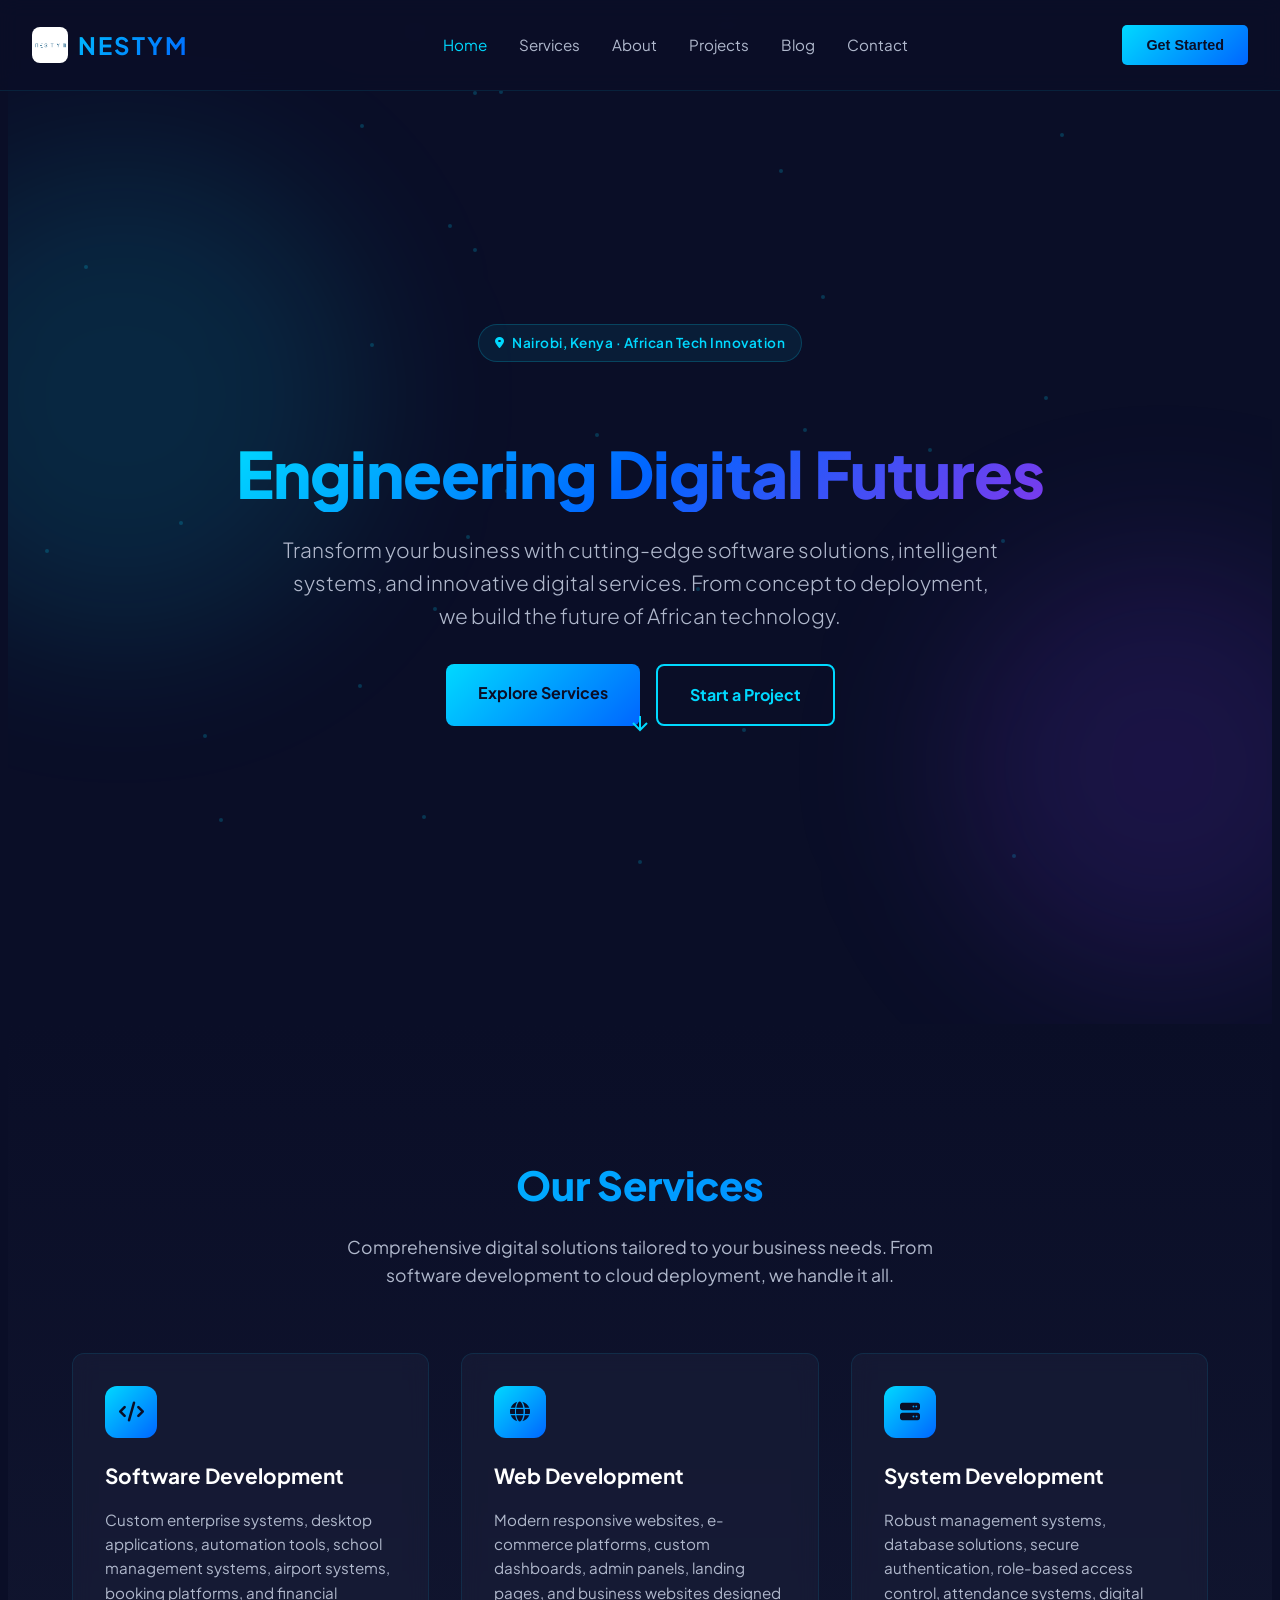
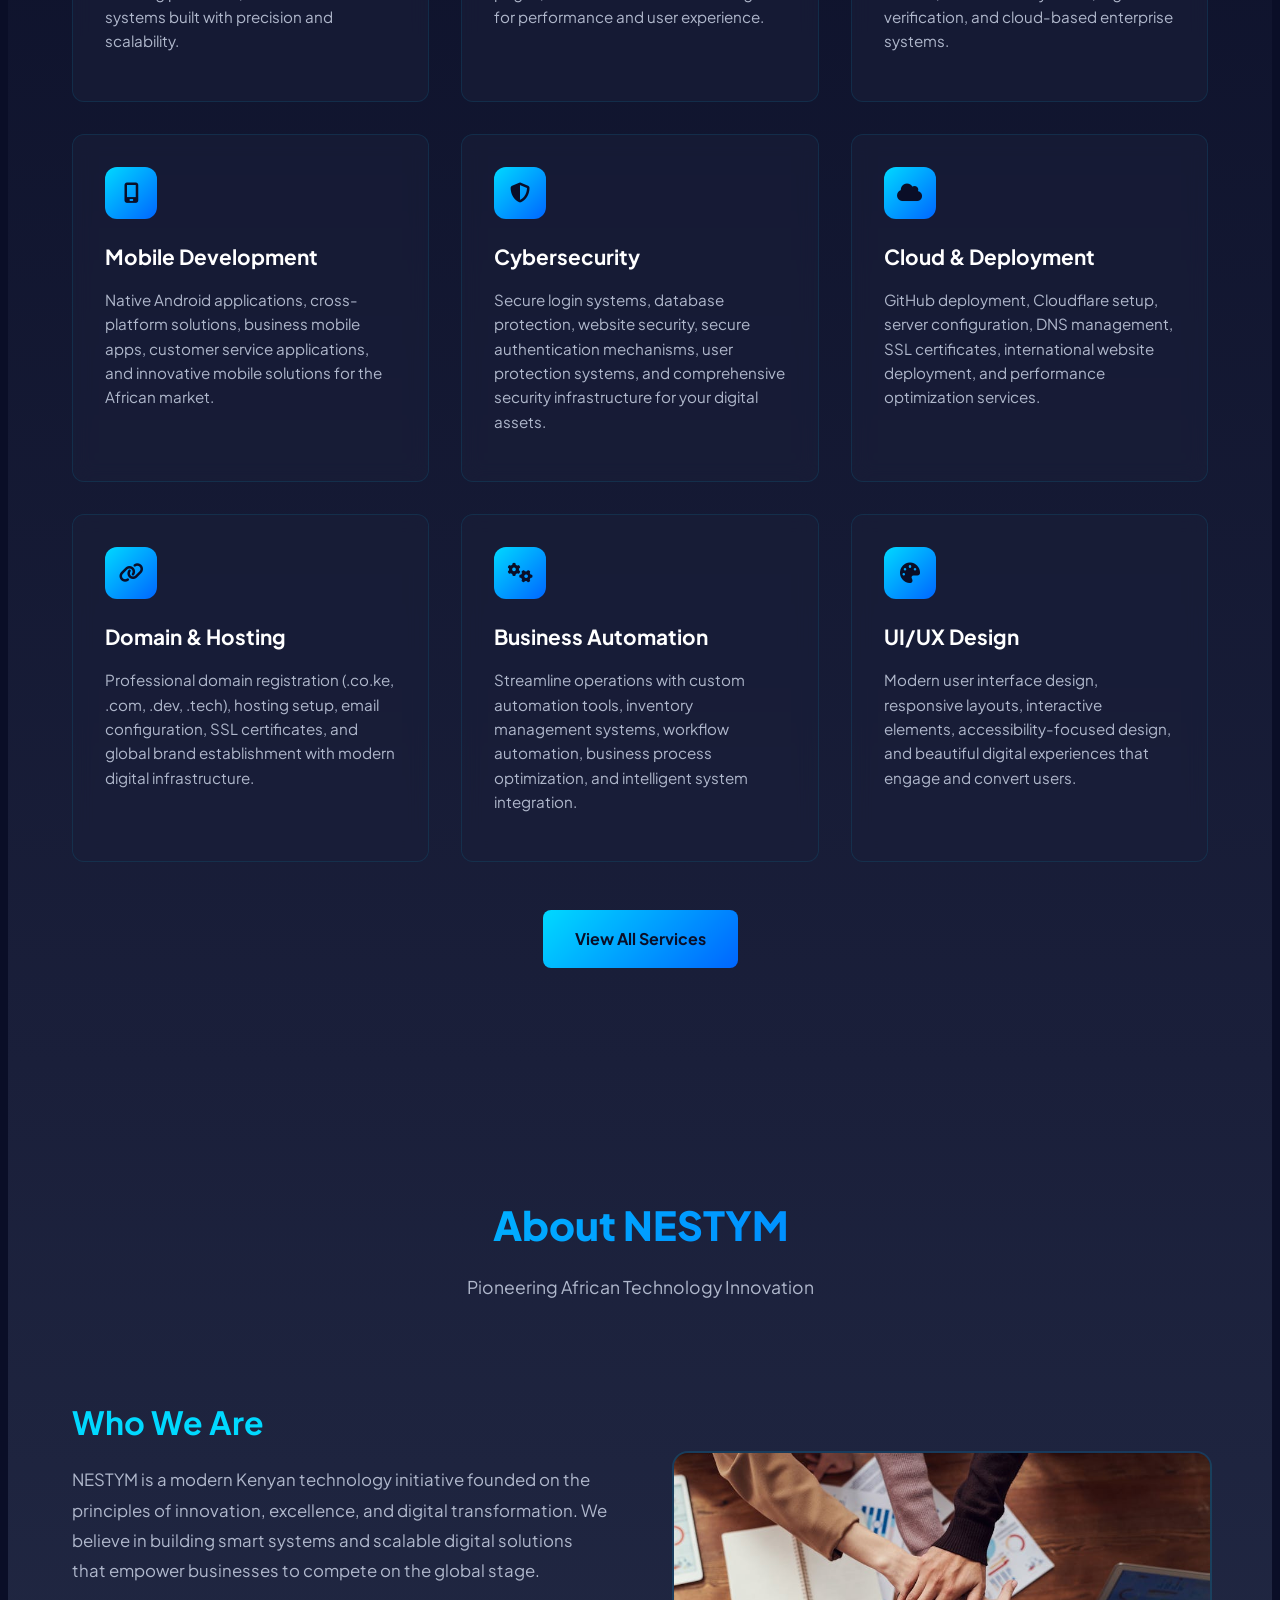
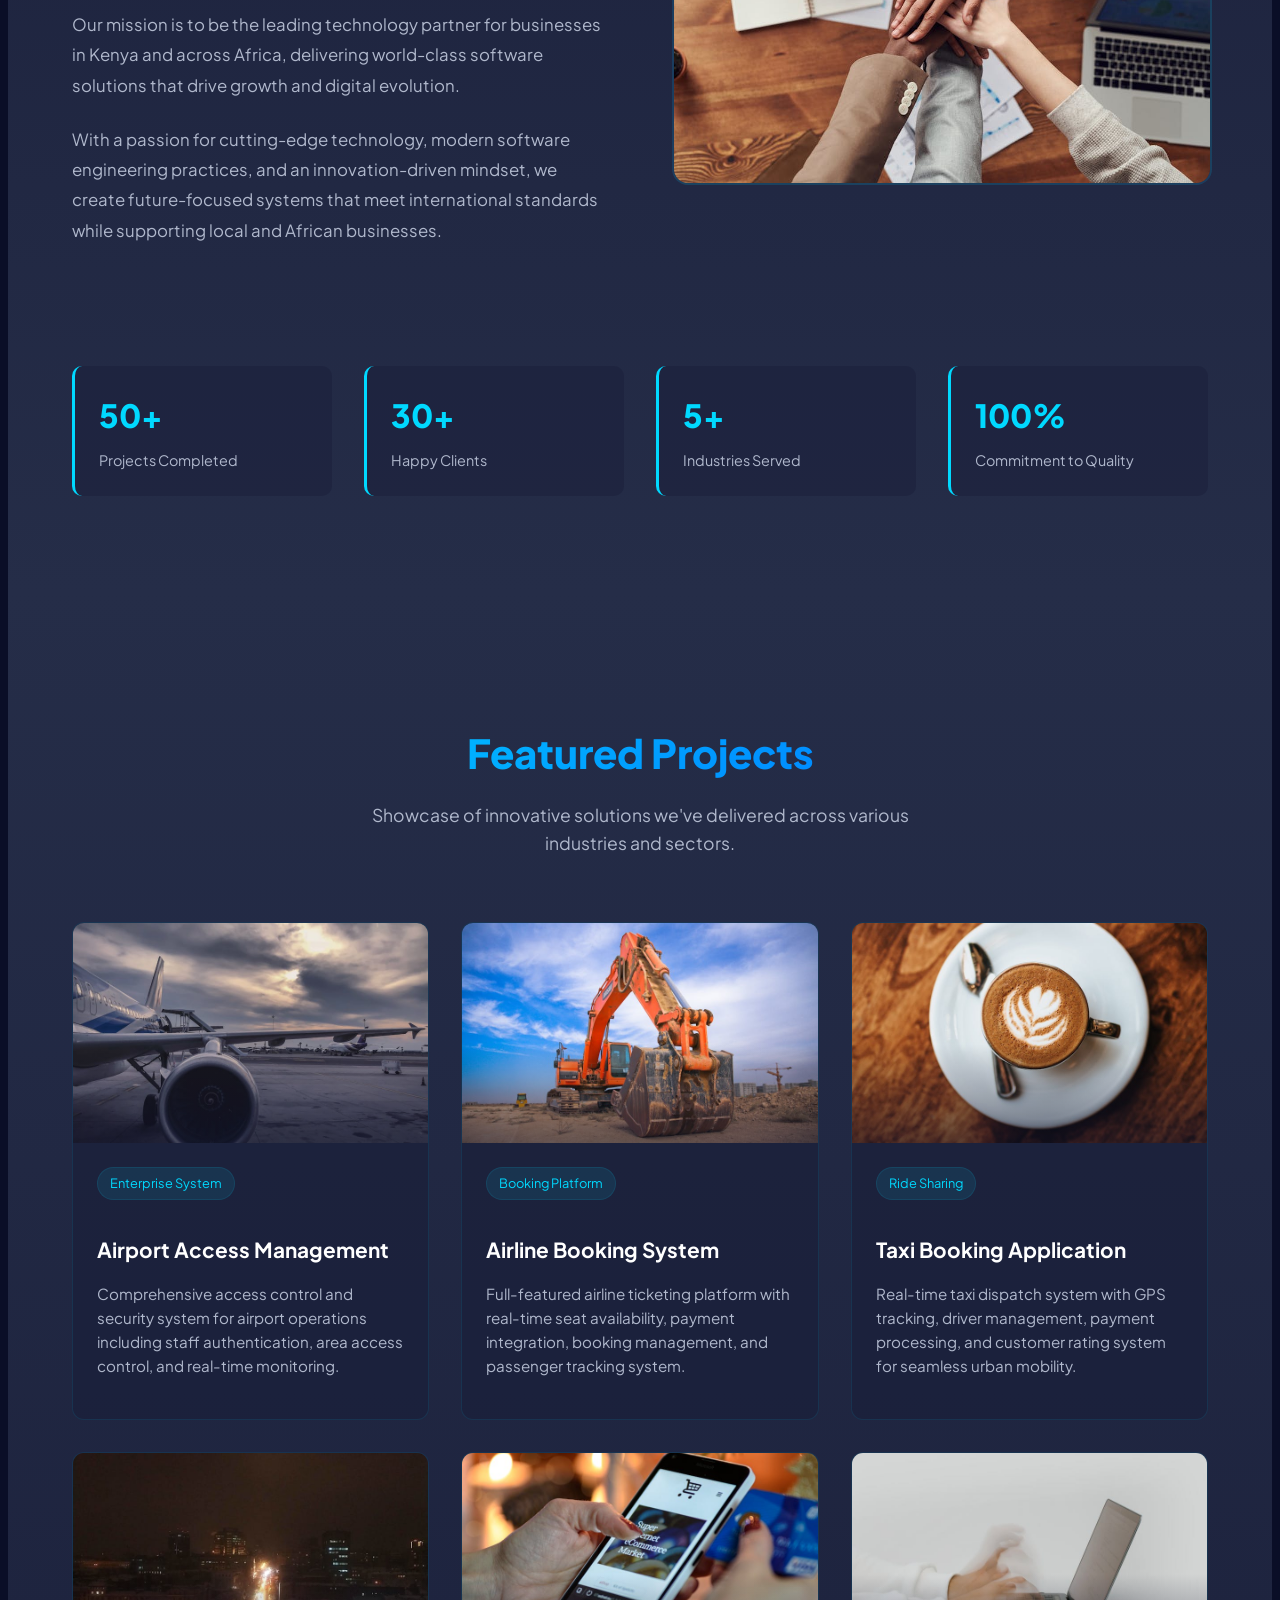
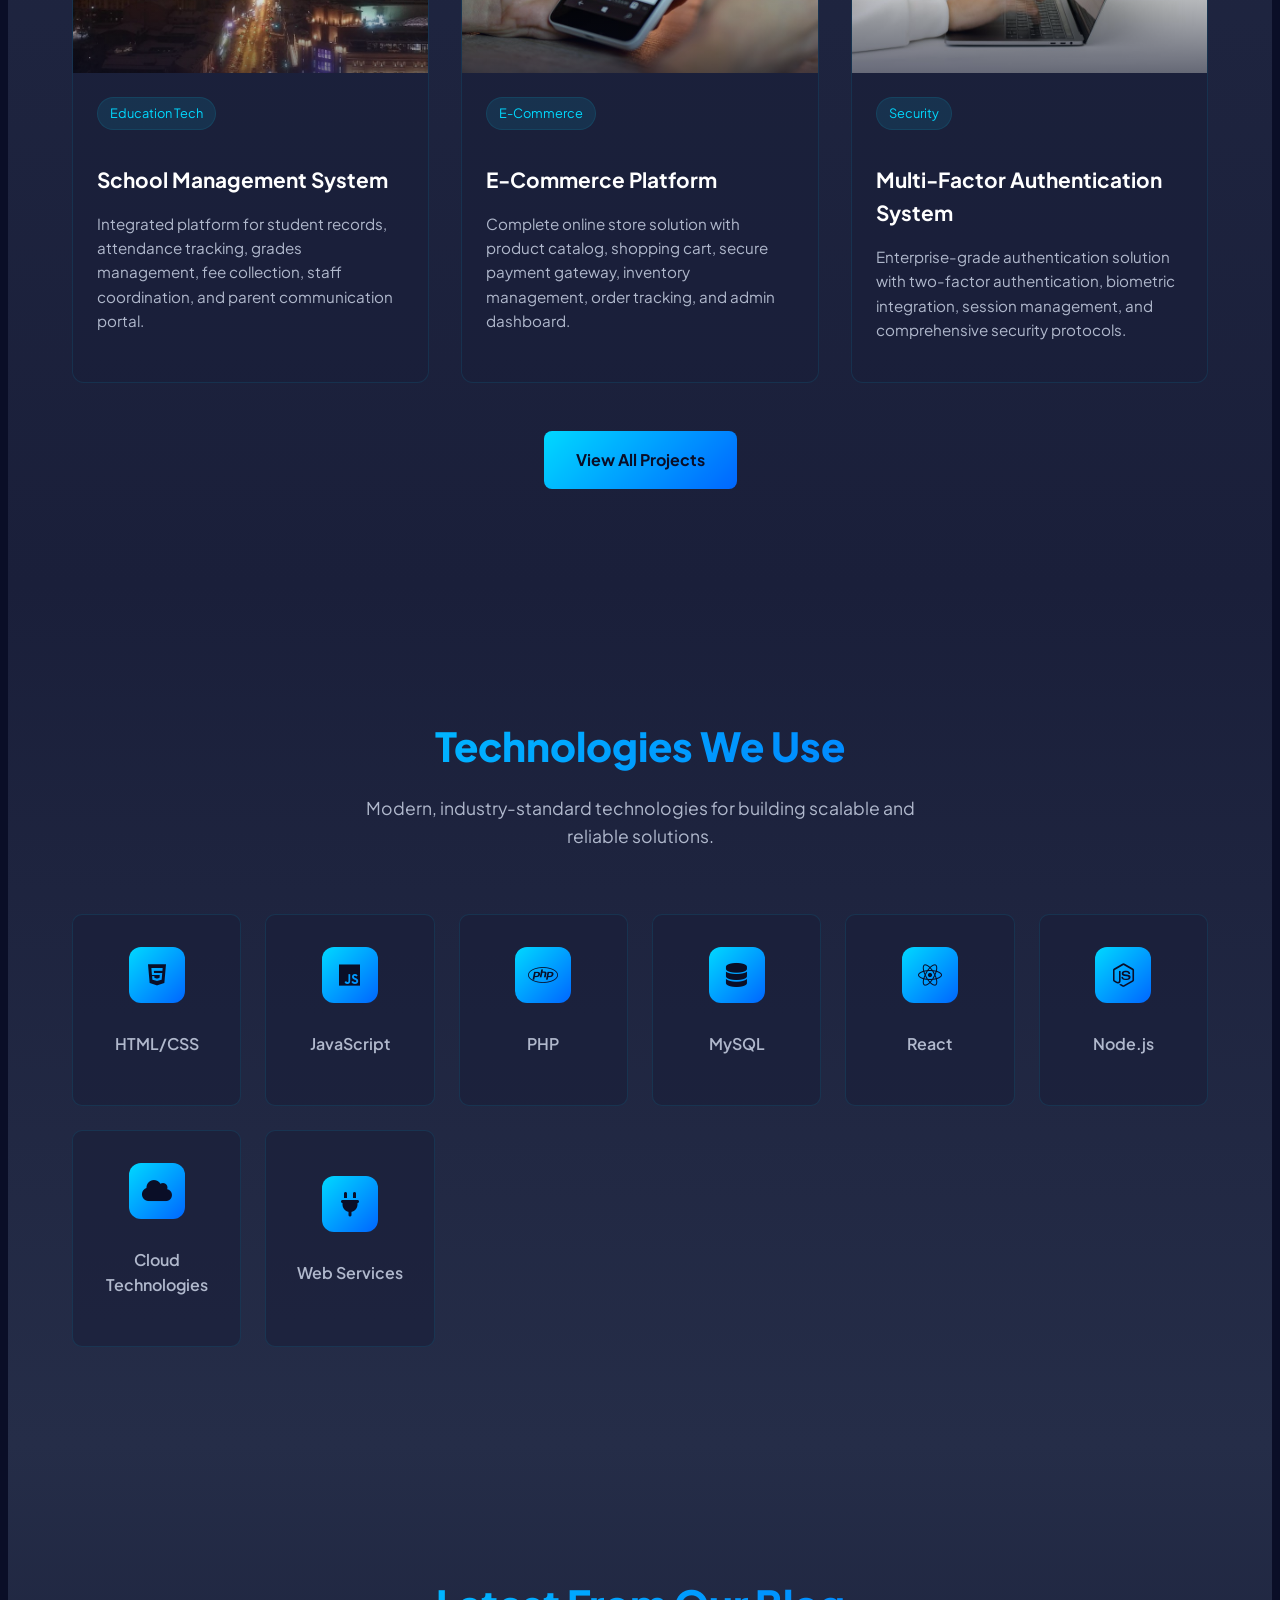
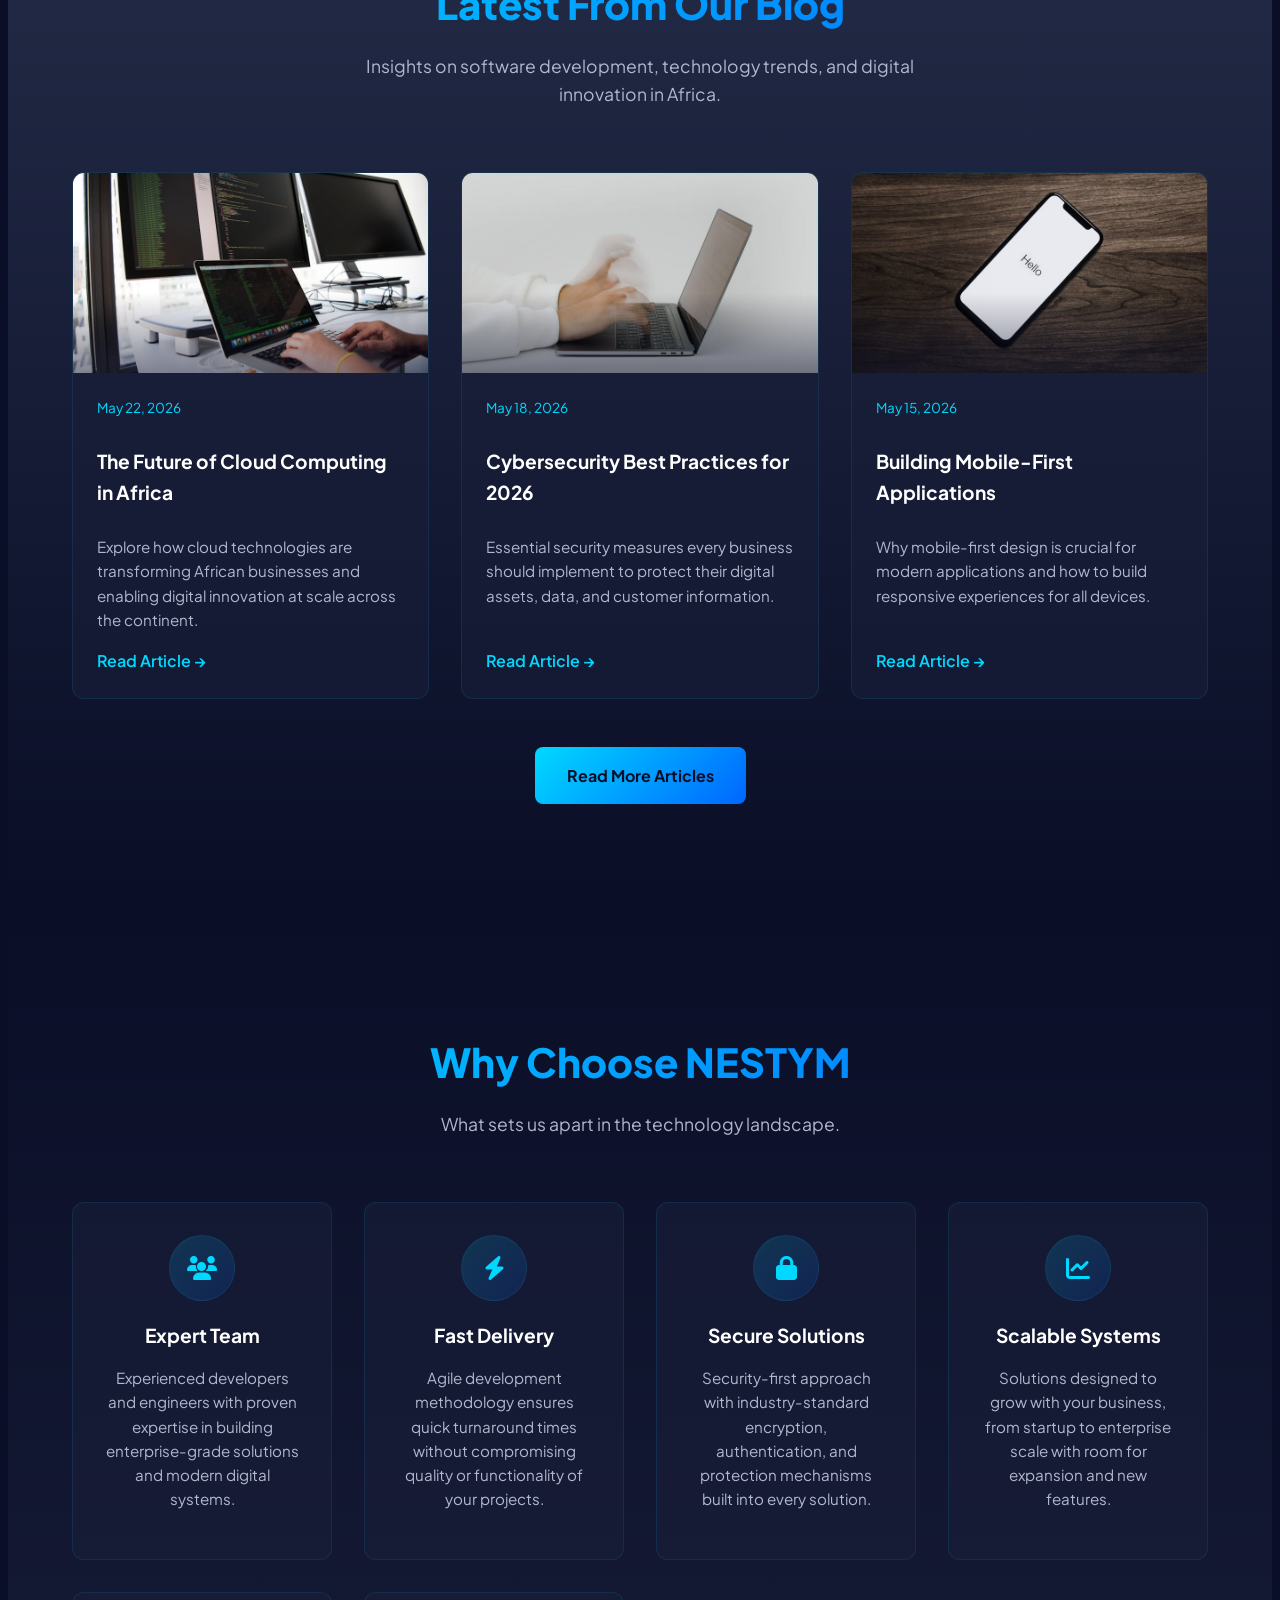
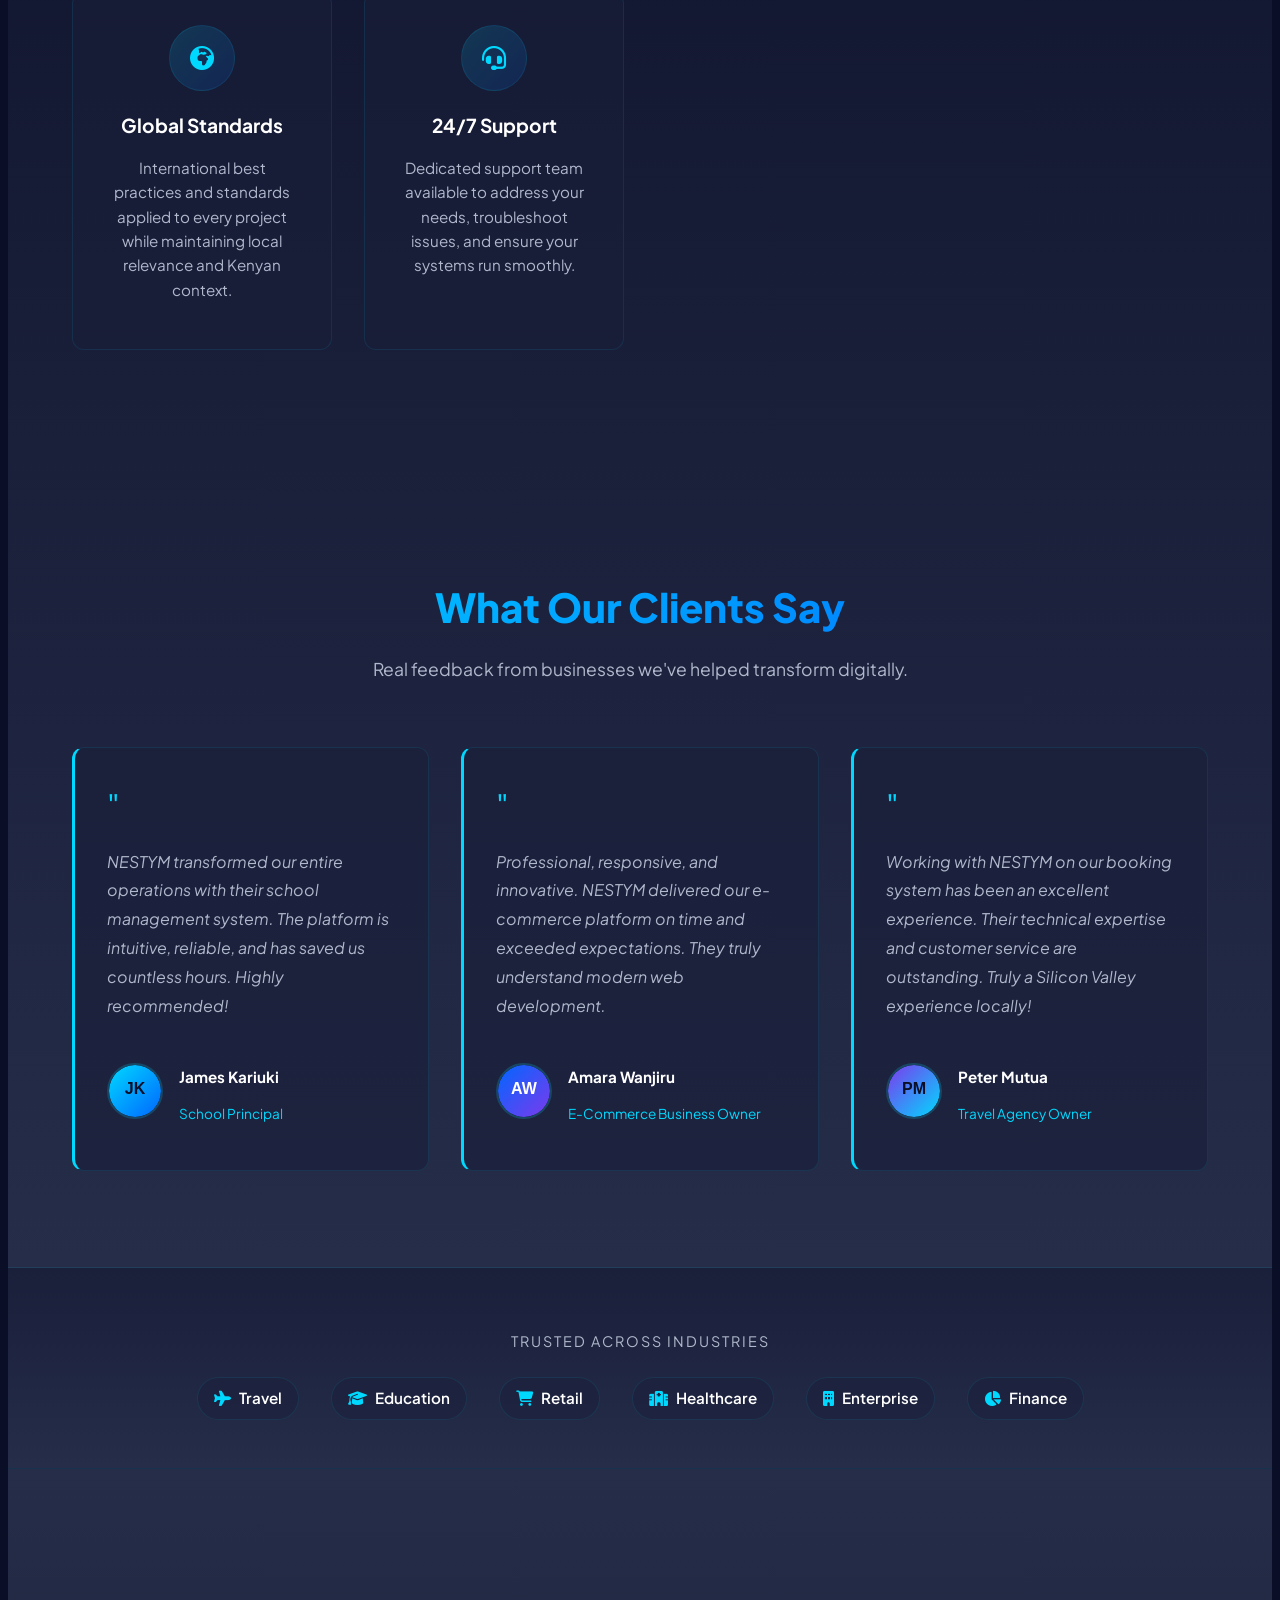
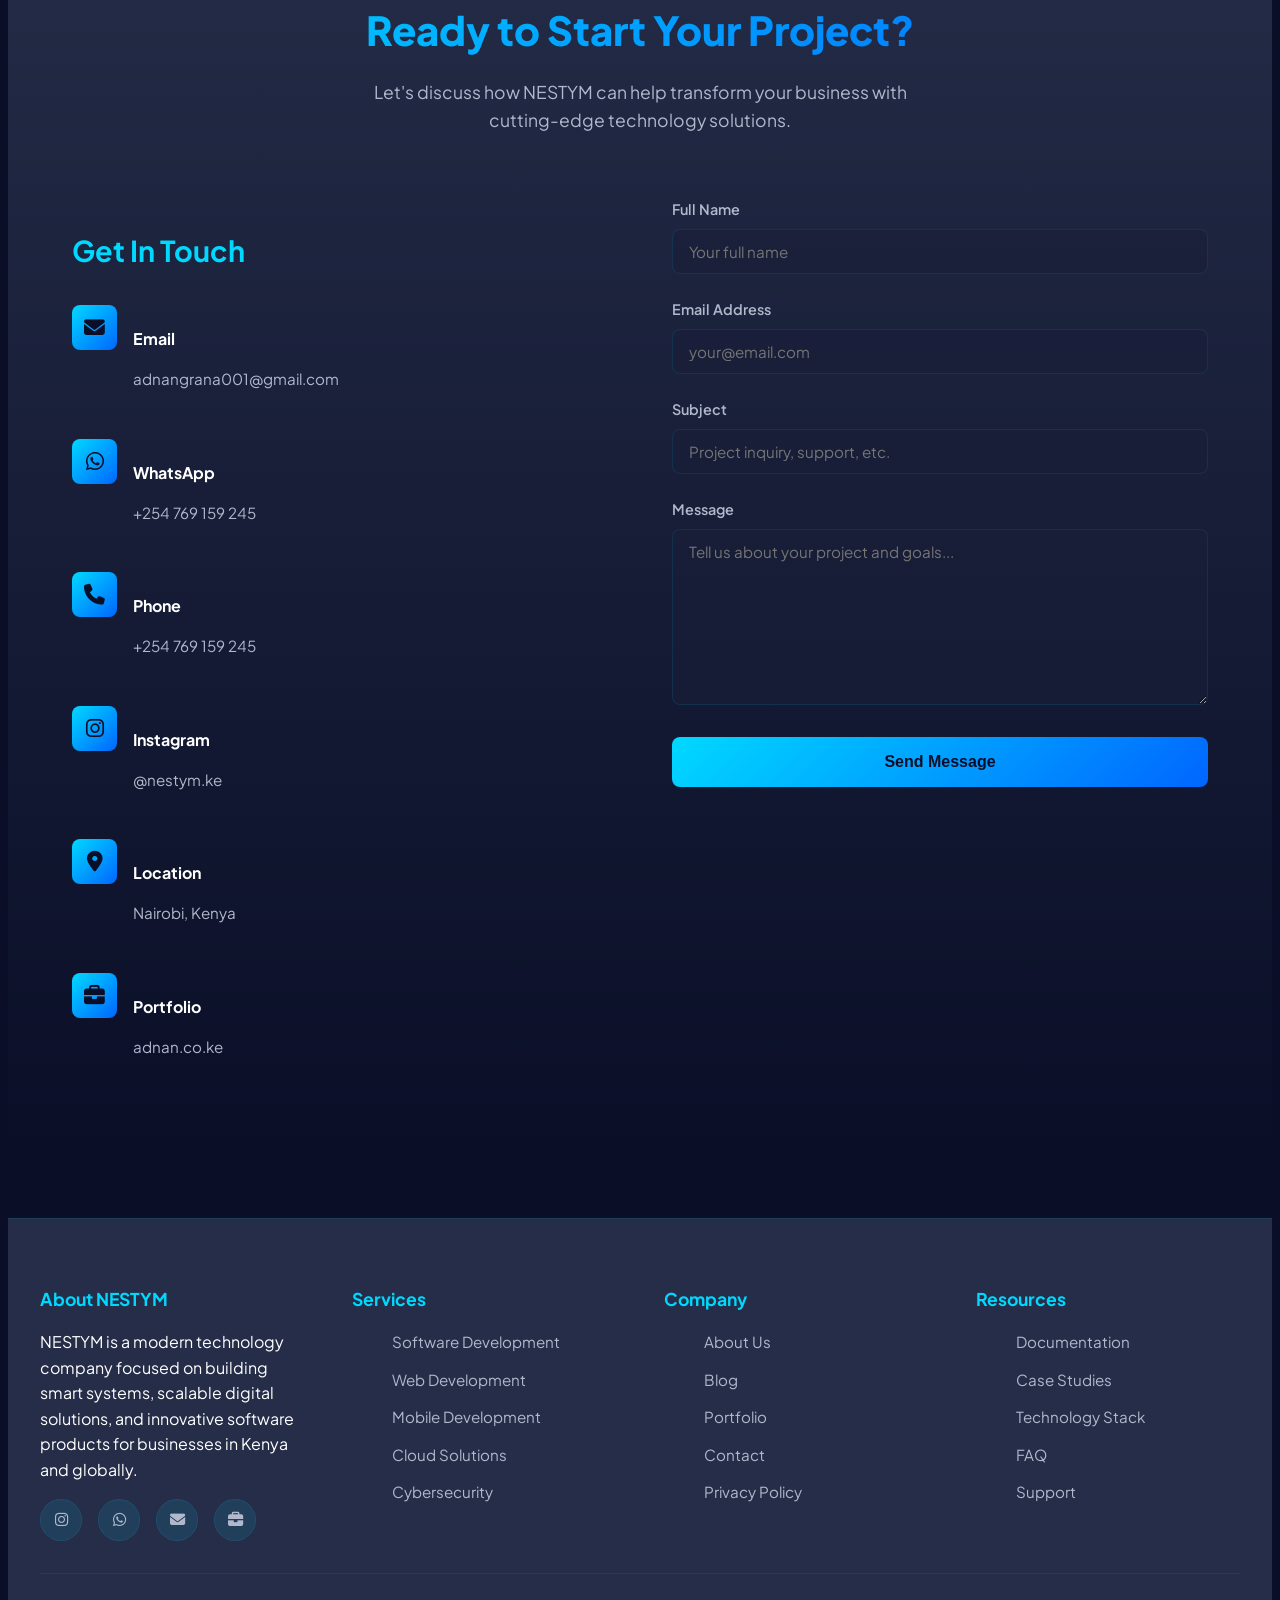
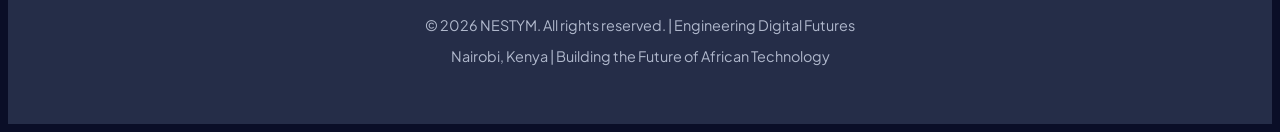
<file: index.html>
<!DOCTYPE html>
<html lang="en">
<head>
    <meta charset="UTF-8">
    <meta name="viewport" content="width=device-width, initial-scale=1.0">
    <meta name="description" content="NESTYM - Kenyan Technology Company specializing in Software Development, System Development, Web & Mobile Apps, and Cloud Solutions.">
    <meta name="keywords" content="software development, system development, web development, mobile apps, cloud solutions, Kenya">
    <title>NESTYM - Engineering Digital Futures | Kenyan Tech Innovation</title>
    <link rel="icon" href="images/nestym-logo.png" type="image/png">
    <link rel="preconnect" href="https://fonts.googleapis.com">
    <link rel="preconnect" href="https://fonts.gstatic.com" crossorigin>
    <link href="https://fonts.googleapis.com/css2?family=Plus+Jakarta+Sans:wght@300;400;500;600;700;800&display=swap" rel="stylesheet">
    <link rel="stylesheet" href="https://cdnjs.cloudflare.com/ajax/libs/font-awesome/6.5.1/css/all.min.css" crossorigin="anonymous" referrerpolicy="no-referrer">
    <link rel="stylesheet" href="css/style.css">
</head>
<body>
    <!-- Animated Background -->
    <div class="animated-bg" id="animatedBg"></div>

    <!-- Navigation -->
    <nav>
        <div class="nav-container">
            <a href="index.html" class="logo"><img src="images/nestym-logo.png" alt="NESTYM logo" width="36" height="36">NESTYM</a>
            <ul class="nav-links">
                <li><a href="#home">Home</a></li>
                <li><a href="pages/services.html">Services</a></li>
                <li><a href="pages/about.html">About</a></li>
                <li><a href="pages/projects.html">Projects</a></li>
                <li><a href="pages/blog.html">Blog</a></li>
                <li><a href="pages/contact.html">Contact</a></li>
            </ul>
            <button class="cta-button" onclick="window.location.href='pages/contact.html'">Get Started</button>
            <button class="menu-toggle" id="menuToggle" aria-label="Open menu" aria-expanded="false">☰</button>
        </div>
    </nav>

    <!-- Hero Section -->
    <section class="hero" id="home">
        <div class="hero-content">
            <p class="hero-badge"><i class="fa-solid fa-location-dot" aria-hidden="true"></i> Nairobi, Kenya · African Tech Innovation</p>
            <h1>Engineering Digital Futures</h1>
            <p class="tagline">Transform your business with cutting-edge software solutions, intelligent systems, and innovative digital services. From concept to deployment, we build the future of African technology.</p>
            
            <div class="hero-buttons">
                <a href="pages/services.html" class="btn-primary">Explore Services</a>
                <a href="pages/contact.html" class="btn-secondary">Start a Project</a>
            </div>

            <div class="scroll-indicator">
                <svg viewBox="0 0 24 24" fill="none" stroke="currentColor" stroke-width="2">
                    <path d="M12 5v14M19 12l-7 7-7-7"></path>
                </svg>
            </div>
        </div>
    </section>

    <!-- Services Overview Section -->
    <section class="services">
        <div class="container">
            <div class="section-header">
                <h2>Our Services</h2>
                <p>Comprehensive digital solutions tailored to your business needs. From software development to cloud deployment, we handle it all.</p>
            </div>

            <div class="services-grid">
                <div class="service-card">
                    <div class="service-icon"><i class="fa-solid fa-code" aria-hidden="true"></i></div>
                    <h3>Software Development</h3>
                    <p>Custom enterprise systems, desktop applications, automation tools, school management systems, airport systems, booking platforms, and financial systems built with precision and scalability.</p>
                </div>

                <div class="service-card">
                    <div class="service-icon"><i class="fa-solid fa-globe" aria-hidden="true"></i></div>
                    <h3>Web Development</h3>
                    <p>Modern responsive websites, e-commerce platforms, custom dashboards, admin panels, landing pages, and business websites designed for performance and user experience.</p>
                </div>

                <div class="service-card">
                    <div class="service-icon"><i class="fa-solid fa-server" aria-hidden="true"></i></div>
                    <h3>System Development</h3>
                    <p>Robust management systems, database solutions, secure authentication, role-based access control, attendance systems, digital verification, and cloud-based enterprise systems.</p>
                </div>

                <div class="service-card">
                    <div class="service-icon"><i class="fa-solid fa-mobile-screen" aria-hidden="true"></i></div>
                    <h3>Mobile Development</h3>
                    <p>Native Android applications, cross-platform solutions, business mobile apps, customer service applications, and innovative mobile solutions for the African market.</p>
                </div>

                <div class="service-card">
                    <div class="service-icon"><i class="fa-solid fa-shield-halved" aria-hidden="true"></i></div>
                    <h3>Cybersecurity</h3>
                    <p>Secure login systems, database protection, website security, secure authentication mechanisms, user protection systems, and comprehensive security infrastructure for your digital assets.</p>
                </div>

                <div class="service-card">
                    <div class="service-icon"><i class="fa-solid fa-cloud" aria-hidden="true"></i></div>
                    <h3>Cloud & Deployment</h3>
                    <p>GitHub deployment, Cloudflare setup, server configuration, DNS management, SSL certificates, international website deployment, and performance optimization services.</p>
                </div>

                <div class="service-card">
                    <div class="service-icon"><i class="fa-solid fa-link" aria-hidden="true"></i></div>
                    <h3>Domain & Hosting</h3>
                    <p>Professional domain registration (.co.ke, .com, .dev, .tech), hosting setup, email configuration, SSL certificates, and global brand establishment with modern digital infrastructure.</p>
                </div>

                <div class="service-card">
                    <div class="service-icon"><i class="fa-solid fa-gears" aria-hidden="true"></i></div>
                    <h3>Business Automation</h3>
                    <p>Streamline operations with custom automation tools, inventory management systems, workflow automation, business process optimization, and intelligent system integration.</p>
                </div>

                <div class="service-card">
                    <div class="service-icon"><i class="fa-solid fa-palette" aria-hidden="true"></i></div>
                    <h3>UI/UX Design</h3>
                    <p>Modern user interface design, responsive layouts, interactive elements, accessibility-focused design, and beautiful digital experiences that engage and convert users.</p>
                </div>
            </div>

            <div style="text-align: center; margin-top: 3rem;">
                <a href="pages/services.html" class="btn-primary">View All Services</a>
            </div>
        </div>
    </section>

    <!-- About Section -->
    <section class="about" id="about">
        <div class="container">
            <div class="section-header">
                <h2>About NESTYM</h2>
                <p>Pioneering African Technology Innovation</p>
            </div>

            <div class="about-content">
                <div class="about-text">
                    <h3>Who We Are</h3>
                    <p>NESTYM is a modern Kenyan technology initiative founded on the principles of innovation, excellence, and digital transformation. We believe in building smart systems and scalable digital solutions that empower businesses to compete on the global stage.</p>
                    
                    <p>Our mission is to be the leading technology partner for businesses in Kenya and across Africa, delivering world-class software solutions that drive growth and digital evolution.</p>

                    <p>With a passion for cutting-edge technology, modern software engineering practices, and an innovation-driven mindset, we create future-focused systems that meet international standards while supporting local and African businesses.</p>
                </div>

                <div class="about-image">
                    <img src="images/about/team.jpg" alt="NESTYM team building digital solutions in Nairobi" width="650" height="400" loading="lazy">
                </div>

                <div class="about-stats">
                    <div class="stat-box">
                        <div class="stat-number">50+</div>
                        <div class="stat-label">Projects Completed</div>
                    </div>
                    <div class="stat-box">
                        <div class="stat-number">30+</div>
                        <div class="stat-label">Happy Clients</div>
                    </div>
                    <div class="stat-box">
                        <div class="stat-number">5+</div>
                        <div class="stat-label">Industries Served</div>
                    </div>
                    <div class="stat-box">
                        <div class="stat-number">100%</div>
                        <div class="stat-label">Commitment to Quality</div>
                    </div>
                </div>
            </div>
        </div>
    </section>

    <!-- Featured Projects Section -->
    <section class="projects">
        <div class="container">
            <div class="section-header">
                <h2>Featured Projects</h2>
                <p>Showcase of innovative solutions we've delivered across various industries and sectors.</p>
            </div>

            <div class="projects-grid">
                <div class="project-card">
                    <div class="project-image" data-topic="airport">
                        <img src="images/projects/airport.jpg" alt="Airport access management system" loading="lazy">
                    </div>
                    <div class="project-content">
                        <span class="project-tag">Enterprise System</span>
                        <h3>Airport Access Management</h3>
                        <p>Comprehensive access control and security system for airport operations including staff authentication, area access control, and real-time monitoring.</p>
                    </div>
                </div>

                <div class="project-card">
                    <div class="project-image" data-topic="airline">
                        <img src="images/projects/airline.jpg" alt="Airline booking platform" loading="lazy">
                    </div>
                    <div class="project-content">
                        <span class="project-tag">Booking Platform</span>
                        <h3>Airline Booking System</h3>
                        <p>Full-featured airline ticketing platform with real-time seat availability, payment integration, booking management, and passenger tracking system.</p>
                    </div>
                </div>

                <div class="project-card">
                    <div class="project-image" data-topic="taxi">
                        <img src="images/projects/taxi.jpg" alt="Taxi booking mobile application" loading="lazy">
                    </div>
                    <div class="project-content">
                        <span class="project-tag">Ride Sharing</span>
                        <h3>Taxi Booking Application</h3>
                        <p>Real-time taxi dispatch system with GPS tracking, driver management, payment processing, and customer rating system for seamless urban mobility.</p>
                    </div>
                </div>

                <div class="project-card">
                    <div class="project-image" data-topic="school">
                        <img src="images/projects/school.jpg" alt="School management system dashboard" loading="lazy">
                    </div>
                    <div class="project-content">
                        <span class="project-tag">Education Tech</span>
                        <h3>School Management System</h3>
                        <p>Integrated platform for student records, attendance tracking, grades management, fee collection, staff coordination, and parent communication portal.</p>
                    </div>
                </div>

                <div class="project-card">
                    <div class="project-image" data-topic="ecommerce">
                        <img src="images/projects/ecommerce.jpg" alt="E-commerce platform interface" loading="lazy">
                    </div>
                    <div class="project-content">
                        <span class="project-tag">E-Commerce</span>
                        <h3>E-Commerce Platform</h3>
                        <p>Complete online store solution with product catalog, shopping cart, secure payment gateway, inventory management, order tracking, and admin dashboard.</p>
                    </div>
                </div>

                <div class="project-card">
                    <div class="project-image" data-topic="security">
                        <img src="images/projects/security.jpg" alt="Multi-factor authentication security system" loading="lazy">
                    </div>
                    <div class="project-content">
                        <span class="project-tag">Security</span>
                        <h3>Multi-Factor Authentication System</h3>
                        <p>Enterprise-grade authentication solution with two-factor authentication, biometric integration, session management, and comprehensive security protocols.</p>
                    </div>
                </div>
            </div>

            <div style="text-align: center; margin-top: 3rem;">
                <a href="pages/projects.html" class="btn-primary">View All Projects</a>
            </div>
        </div>
    </section>

    <!-- Technologies Section -->
    <section class="technologies">
        <div class="container">
            <div class="section-header">
                <h2>Technologies We Use</h2>
                <p>Modern, industry-standard technologies for building scalable and reliable solutions.</p>
            </div>

            <div class="tech-grid">
                <div class="tech-item">
                    <div class="tech-icon"><i class="fa-brands fa-html5" aria-hidden="true"></i></div>
                    <p>HTML/CSS</p>
                </div>
                <div class="tech-item">
                    <div class="tech-icon"><i class="fa-brands fa-js" aria-hidden="true"></i></div>
                    <p>JavaScript</p>
                </div>
                <div class="tech-item">
                    <div class="tech-icon"><i class="fa-brands fa-php" aria-hidden="true"></i></div>
                    <p>PHP</p>
                </div>
                <div class="tech-item">
                    <div class="tech-icon"><i class="fa-solid fa-database" aria-hidden="true"></i></div>
                    <p>MySQL</p>
                </div>
                <div class="tech-item">
                    <div class="tech-icon"><i class="fa-brands fa-react" aria-hidden="true"></i></div>
                    <p>React</p>
                </div>
                <div class="tech-item">
                    <div class="tech-icon"><i class="fa-brands fa-node-js" aria-hidden="true"></i></div>
                    <p>Node.js</p>
                </div>
                <div class="tech-item">
                    <div class="tech-icon"><i class="fa-solid fa-cloud" aria-hidden="true"></i></div>
                    <p>Cloud Technologies</p>
                </div>
                <div class="tech-item">
                    <div class="tech-icon"><i class="fa-solid fa-plug" aria-hidden="true"></i></div>
                    <p>Web Services</p>
                </div>
            </div>
        </div>
    </section>

    <!-- Blog Preview Section -->
    <section class="blog">
        <div class="container">
            <div class="section-header">
                <h2>Latest From Our Blog</h2>
                <p>Insights on software development, technology trends, and digital innovation in Africa.</p>
            </div>

            <div class="blog-grid">
                <div class="blog-card">
                    <div class="blog-image" data-topic="cloud">
                        <img src="images/blog/cloud.jpg" alt="Cloud computing in Africa" loading="lazy">
                    </div>
                    <div class="blog-content">
                        <div class="blog-date">May 22, 2026</div>
                        <h3>The Future of Cloud Computing in Africa</h3>
                        <p>Explore how cloud technologies are transforming African businesses and enabling digital innovation at scale across the continent.</p>
                        <a href="pages/blog.html" class="read-more">Read Article →</a>
                    </div>
                </div>

                <div class="blog-card">
                    <div class="blog-image" data-topic="cyber">
                        <img src="images/blog/cyber.jpg" alt="Cybersecurity best practices" loading="lazy">
                    </div>
                    <div class="blog-content">
                        <div class="blog-date">May 18, 2026</div>
                        <h3>Cybersecurity Best Practices for 2026</h3>
                        <p>Essential security measures every business should implement to protect their digital assets, data, and customer information.</p>
                        <a href="pages/blog.html" class="read-more">Read Article →</a>
                    </div>
                </div>

                <div class="blog-card">
                    <div class="blog-image" data-topic="mobile">
                        <img src="images/blog/mobile.jpg" alt="Mobile-first application design" loading="lazy">
                    </div>
                    <div class="blog-content">
                        <div class="blog-date">May 15, 2026</div>
                        <h3>Building Mobile-First Applications</h3>
                        <p>Why mobile-first design is crucial for modern applications and how to build responsive experiences for all devices.</p>
                        <a href="pages/blog.html" class="read-more">Read Article →</a>
                    </div>
                </div>
            </div>

            <div style="text-align: center; margin-top: 3rem;">
                <a href="pages/blog.html" class="btn-primary">Read More Articles</a>
            </div>
        </div>
    </section>

    <!-- Why Choose Section -->
    <section class="why-choose">
        <div class="container">
            <div class="section-header">
                <h2>Why Choose NESTYM</h2>
                <p>What sets us apart in the technology landscape.</p>
            </div>

            <div class="features-grid">
                <div class="feature-box">
                    <div class="feature-icon"><i class="fa-solid fa-users" aria-hidden="true"></i></div>
                    <h3>Expert Team</h3>
                    <p>Experienced developers and engineers with proven expertise in building enterprise-grade solutions and modern digital systems.</p>
                </div>

                <div class="feature-box">
                    <div class="feature-icon"><i class="fa-solid fa-bolt" aria-hidden="true"></i></div>
                    <h3>Fast Delivery</h3>
                    <p>Agile development methodology ensures quick turnaround times without compromising quality or functionality of your projects.</p>
                </div>

                <div class="feature-box">
                    <div class="feature-icon"><i class="fa-solid fa-lock" aria-hidden="true"></i></div>
                    <h3>Secure Solutions</h3>
                    <p>Security-first approach with industry-standard encryption, authentication, and protection mechanisms built into every solution.</p>
                </div>

                <div class="feature-box">
                    <div class="feature-icon"><i class="fa-solid fa-chart-line" aria-hidden="true"></i></div>
                    <h3>Scalable Systems</h3>
                    <p>Solutions designed to grow with your business, from startup to enterprise scale with room for expansion and new features.</p>
                </div>

                <div class="feature-box">
                    <div class="feature-icon"><i class="fa-solid fa-earth-africa" aria-hidden="true"></i></div>
                    <h3>Global Standards</h3>
                    <p>International best practices and standards applied to every project while maintaining local relevance and Kenyan context.</p>
                </div>

                <div class="feature-box">
                    <div class="feature-icon"><i class="fa-solid fa-headset" aria-hidden="true"></i></div>
                    <h3>24/7 Support</h3>
                    <p>Dedicated support team available to address your needs, troubleshoot issues, and ensure your systems run smoothly.</p>
                </div>
            </div>
        </div>
    </section>

    <!-- Testimonials Section -->
    <section class="testimonials">
        <div class="container">
            <div class="section-header">
                <h2>What Our Clients Say</h2>
                <p>Real feedback from businesses we've helped transform digitally.</p>
            </div>

            <div class="testimonial-grid">
                <div class="testimonial-card">
                    <div class="quote-mark">"</div>
                    <p class="testimonial-text">NESTYM transformed our entire operations with their school management system. The platform is intuitive, reliable, and has saved us countless hours. Highly recommended!</p>
                    <div class="testimonial-author">
                        <div class="author-avatar">
                            <img src="images/avatars/james.svg" alt="James Kariuki" width="52" height="52" loading="lazy">
                        </div>
                        <div class="author-info">
                            <h4>James Kariuki</h4>
                            <p>School Principal</p>
                        </div>
                    </div>
                </div>

                <div class="testimonial-card">
                    <div class="quote-mark">"</div>
                    <p class="testimonial-text">Professional, responsive, and innovative. NESTYM delivered our e-commerce platform on time and exceeded expectations. They truly understand modern web development.</p>
                    <div class="testimonial-author">
                        <div class="author-avatar">
                            <img src="images/avatars/amara.svg" alt="Amara Wanjiru" width="52" height="52" loading="lazy">
                        </div>
                        <div class="author-info">
                            <h4>Amara Wanjiru</h4>
                            <p>E-Commerce Business Owner</p>
                        </div>
                    </div>
                </div>

                <div class="testimonial-card">
                    <div class="quote-mark">"</div>
                    <p class="testimonial-text">Working with NESTYM on our booking system has been an excellent experience. Their technical expertise and customer service are outstanding. Truly a Silicon Valley experience locally!</p>
                    <div class="testimonial-author">
                        <div class="author-avatar">
                            <img src="images/avatars/peter.svg" alt="Peter Mutua" width="52" height="52" loading="lazy">
                        </div>
                        <div class="author-info">
                            <h4>Peter Mutua</h4>
                            <p>Travel Agency Owner</p>
                        </div>
                    </div>
                </div>
            </div>
        </div>
    </section>

    <!-- Industries Strip -->
    <section class="industries-strip">
        <div class="container">
            <p class="strip-label">Trusted across industries</p>
            <div class="strip-items">
                <span><i class="fa-solid fa-plane"></i> Travel</span>
                <span><i class="fa-solid fa-graduation-cap"></i> Education</span>
                <span><i class="fa-solid fa-cart-shopping"></i> Retail</span>
                <span><i class="fa-solid fa-hospital"></i> Healthcare</span>
                <span><i class="fa-solid fa-building"></i> Enterprise</span>
                <span><i class="fa-solid fa-chart-pie"></i> Finance</span>
            </div>
        </div>
    </section>

    <!-- Contact CTA Section -->
    <section class="contact">
        <div class="container">
            <div class="section-header">
                <h2>Ready to Start Your Project?</h2>
                <p>Let's discuss how NESTYM can help transform your business with cutting-edge technology solutions.</p>
            </div>

            <div class="contact-content" style="margin-top: 3rem;">
                <div class="contact-info">
                    <h3>Get In Touch</h3>
                    <div class="contact-methods">
                        <div class="contact-method">
                            <div class="contact-icon"><i class="fa-solid fa-envelope" aria-hidden="true"></i></div>
                            <div class="contact-details">
                                <h4>Email</h4>
                                <p><a href="mailto:adnangrana001@gmail.com">adnangrana001@gmail.com</a></p>
                            </div>
                        </div>

                        <div class="contact-method">
                            <div class="contact-icon"><i class="fa-brands fa-whatsapp" aria-hidden="true"></i></div>
                            <div class="contact-details">
                                <h4>WhatsApp</h4>
                                <p><a href="https://wa.me/254769159245" target="_blank" rel="noopener noreferrer">+254 769 159 245</a></p>
                            </div>
                        </div>

                        <div class="contact-method">
                            <div class="contact-icon"><i class="fa-solid fa-phone" aria-hidden="true"></i></div>
                            <div class="contact-details">
                                <h4>Phone</h4>
                                <p><a href="tel:+254769159245">+254 769 159 245</a></p>
                            </div>
                        </div>

                        <div class="contact-method">
                            <div class="contact-icon"><i class="fa-brands fa-instagram" aria-hidden="true"></i></div>
                            <div class="contact-details">
                                <h4>Instagram</h4>
                                <p><a href="https://www.instagram.com/nestym.ke/" target="_blank" rel="noopener noreferrer">@nestym.ke</a></p>
                            </div>
                        </div>

                        <div class="contact-method">
                            <div class="contact-icon"><i class="fa-solid fa-location-dot" aria-hidden="true"></i></div>
                            <div class="contact-details">
                                <h4>Location</h4>
                                <p>Nairobi, Kenya</p>
                            </div>
                        </div>

                        <div class="contact-method">
                            <div class="contact-icon"><i class="fa-solid fa-briefcase" aria-hidden="true"></i></div>
                            <div class="contact-details">
                                <h4>Portfolio</h4>
                                <p><a href="https://adnan.co.ke" target="_blank" rel="noopener noreferrer">adnan.co.ke</a></p>
                            </div>
                        </div>
                    </div>
                </div>

                <div>
                    <form class="contact-form">
                        <div class="form-group">
                            <label for="name">Full Name</label>
                            <input type="text" id="name" name="name" placeholder="Your full name" required>
                        </div>

                        <div class="form-group">
                            <label for="email">Email Address</label>
                            <input type="email" id="email" name="email" placeholder="your@email.com" required>
                        </div>

                        <div class="form-group">
                            <label for="subject">Subject</label>
                            <input type="text" id="subject" name="subject" placeholder="Project inquiry, support, etc." required>
                        </div>

                        <div class="form-group">
                            <label for="message">Message</label>
                            <textarea id="message" name="message" placeholder="Tell us about your project and goals..." required></textarea>
                        </div>

                        <button type="submit" class="submit-btn">Send Message</button>
                    </form>
                </div>
            </div>
        </div>
    </section>

    <!-- Footer -->
    <footer>
        <div class="footer-content">
            <div class="footer-section">
                <h3>About NESTYM</h3>
                <p>NESTYM is a modern technology company focused on building smart systems, scalable digital solutions, and innovative software products for businesses in Kenya and globally.</p>
                <div class="social-links">
                    <a href="https://www.instagram.com/nestym.ke/" class="social-link" aria-label="Instagram" target="_blank" rel="noopener noreferrer"><i class="fa-brands fa-instagram"></i></a>
                    <a href="https://wa.me/254769159245" class="social-link" aria-label="WhatsApp" target="_blank" rel="noopener noreferrer"><i class="fa-brands fa-whatsapp"></i></a>
                    <a href="mailto:adnangrana001@gmail.com" class="social-link" aria-label="Email"><i class="fa-solid fa-envelope"></i></a>
                    <a href="https://adnan.co.ke" class="social-link" aria-label="Portfolio" target="_blank" rel="noopener noreferrer"><i class="fa-solid fa-briefcase"></i></a>
                </div>
            </div>

            <div class="footer-section">
                <h3>Services</h3>
                <ul>
                    <li><a href="pages/services.html">Software Development</a></li>
                    <li><a href="pages/services.html">Web Development</a></li>
                    <li><a href="pages/services.html">Mobile Development</a></li>
                    <li><a href="pages/services.html">Cloud Solutions</a></li>
                    <li><a href="pages/services.html">Cybersecurity</a></li>
                </ul>
            </div>

            <div class="footer-section">
                <h3>Company</h3>
                <ul>
                    <li><a href="pages/about.html">About Us</a></li>
                    <li><a href="pages/blog.html">Blog</a></li>
                    <li><a href="https://adnan.co.ke" target="_blank" rel="noopener noreferrer">Portfolio</a></li>
                    <li><a href="pages/contact.html">Contact</a></li>
                    <li><a href="pages/privacy-policy.html">Privacy Policy</a></li>
                </ul>
            </div>

            <div class="footer-section">
                <h3>Resources</h3>
                <ul>
                    <li><a href="pages/documentation.html">Documentation</a></li>
                    <li><a href="pages/case-studies.html">Case Studies</a></li>
                    <li><a href="pages/technology-stack.html">Technology Stack</a></li>
                    <li><a href="pages/faq.html">FAQ</a></li>
                    <li><a href="pages/support.html">Support</a></li>
                </ul>
            </div>
        </div>

        <div class="footer-bottom">
            <p>&copy; 2026 NESTYM. All rights reserved. | Engineering Digital Futures</p>
            <p>Nairobi, Kenya | Building the Future of African Technology</p>
        </div>
    </footer>

    <script src="js/main.js" defer></script>
</body>
</html>
</file>
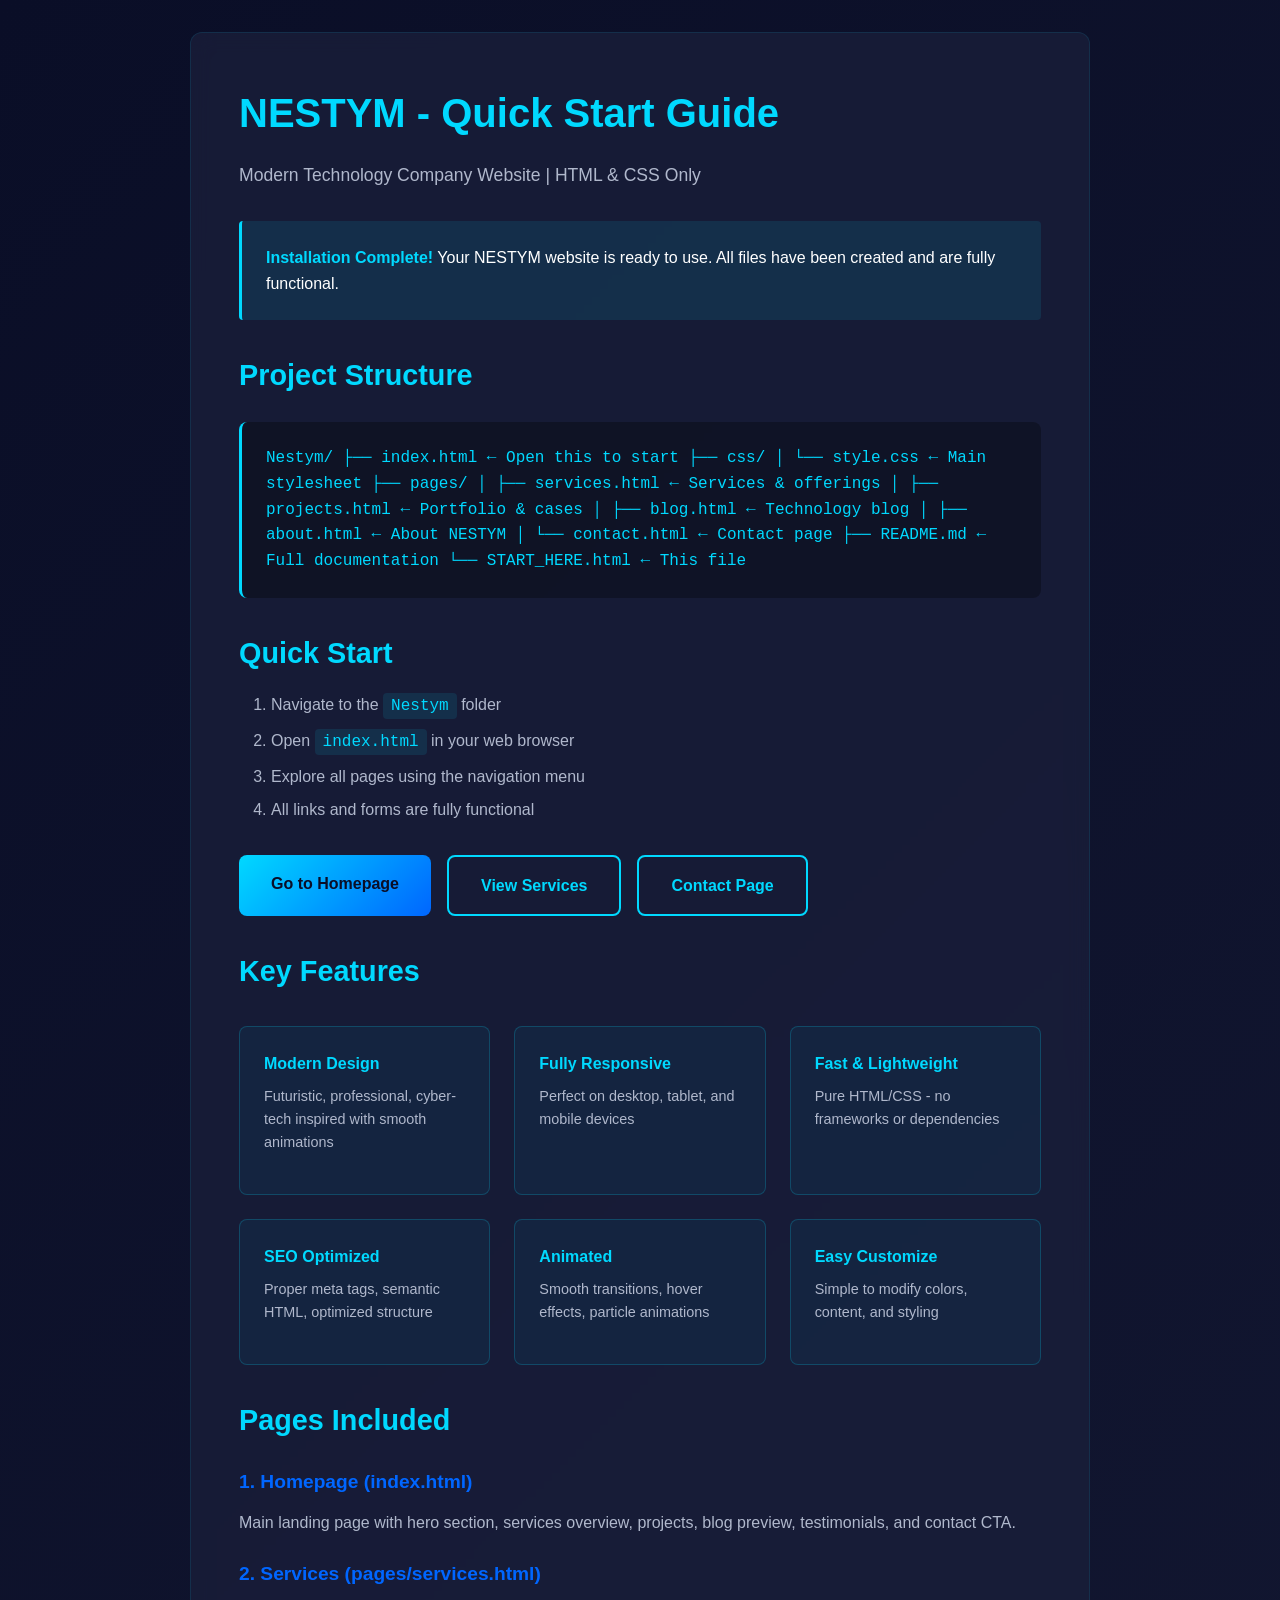
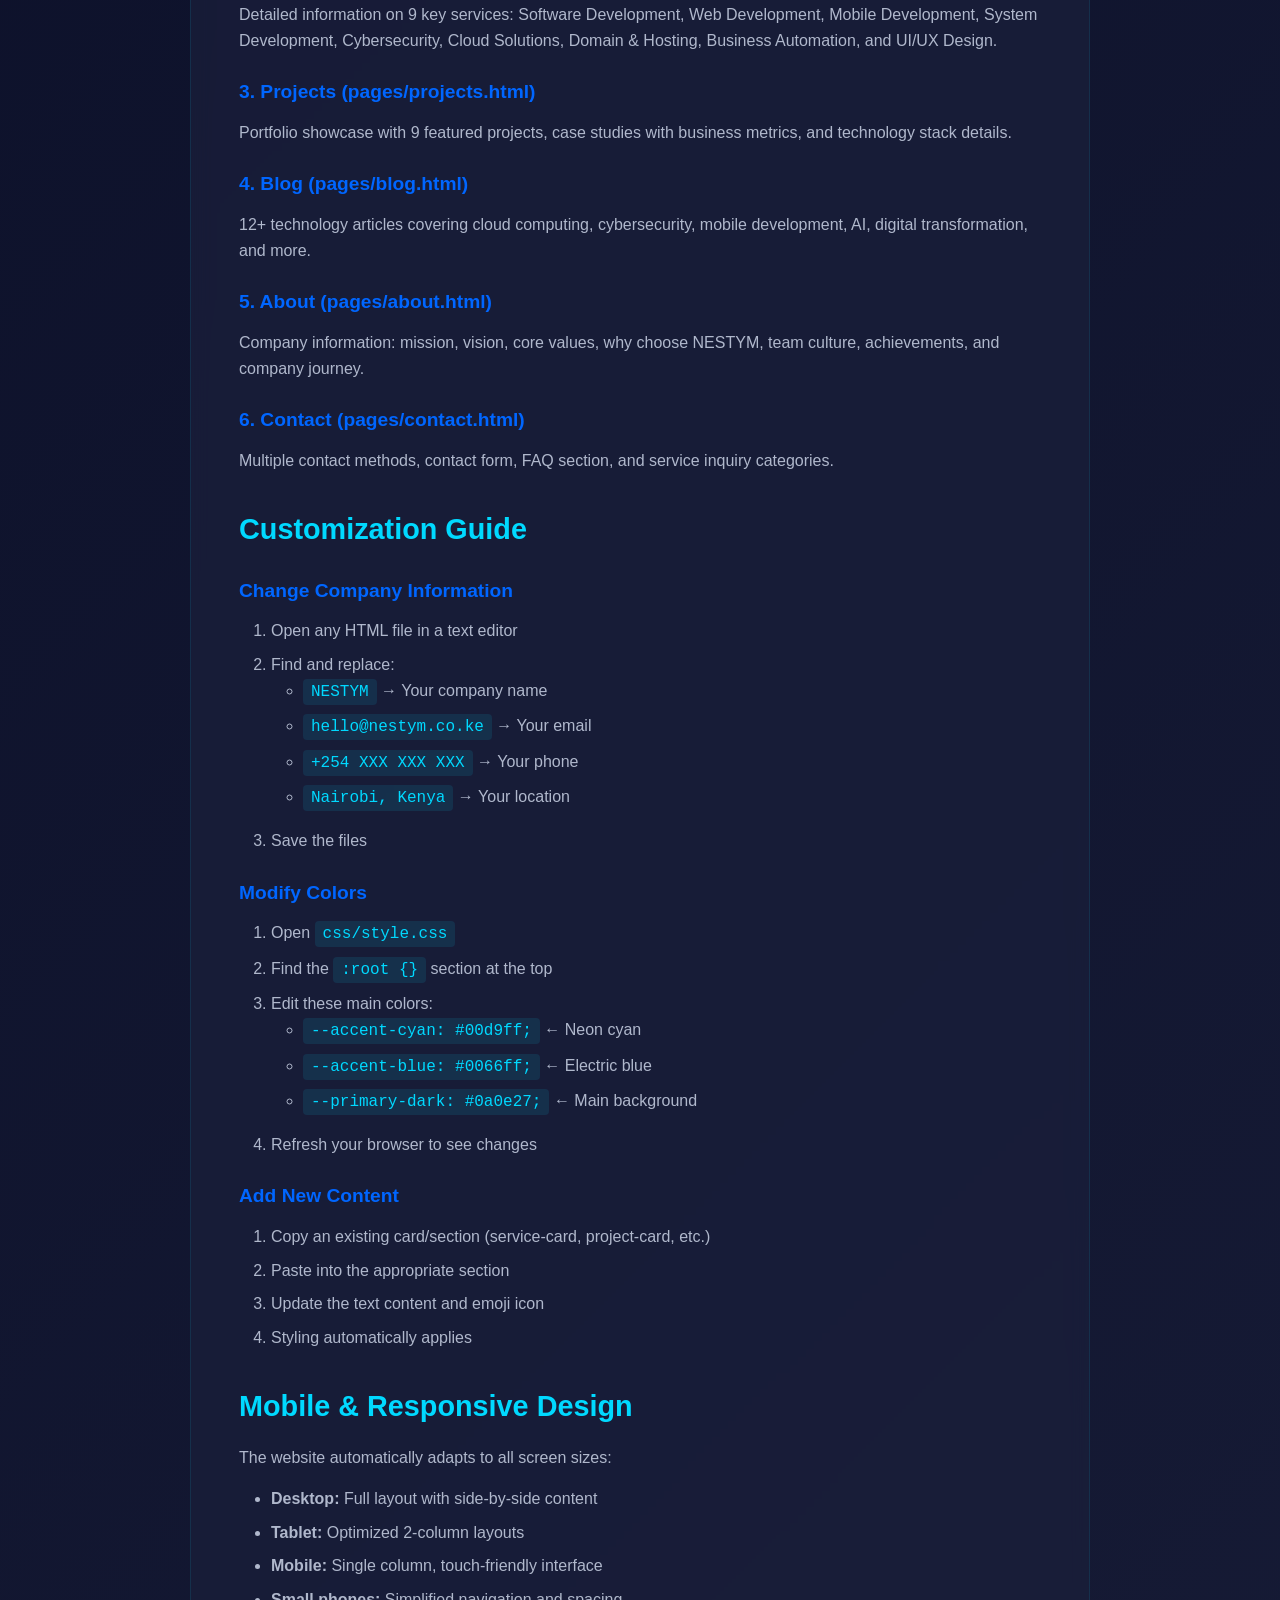
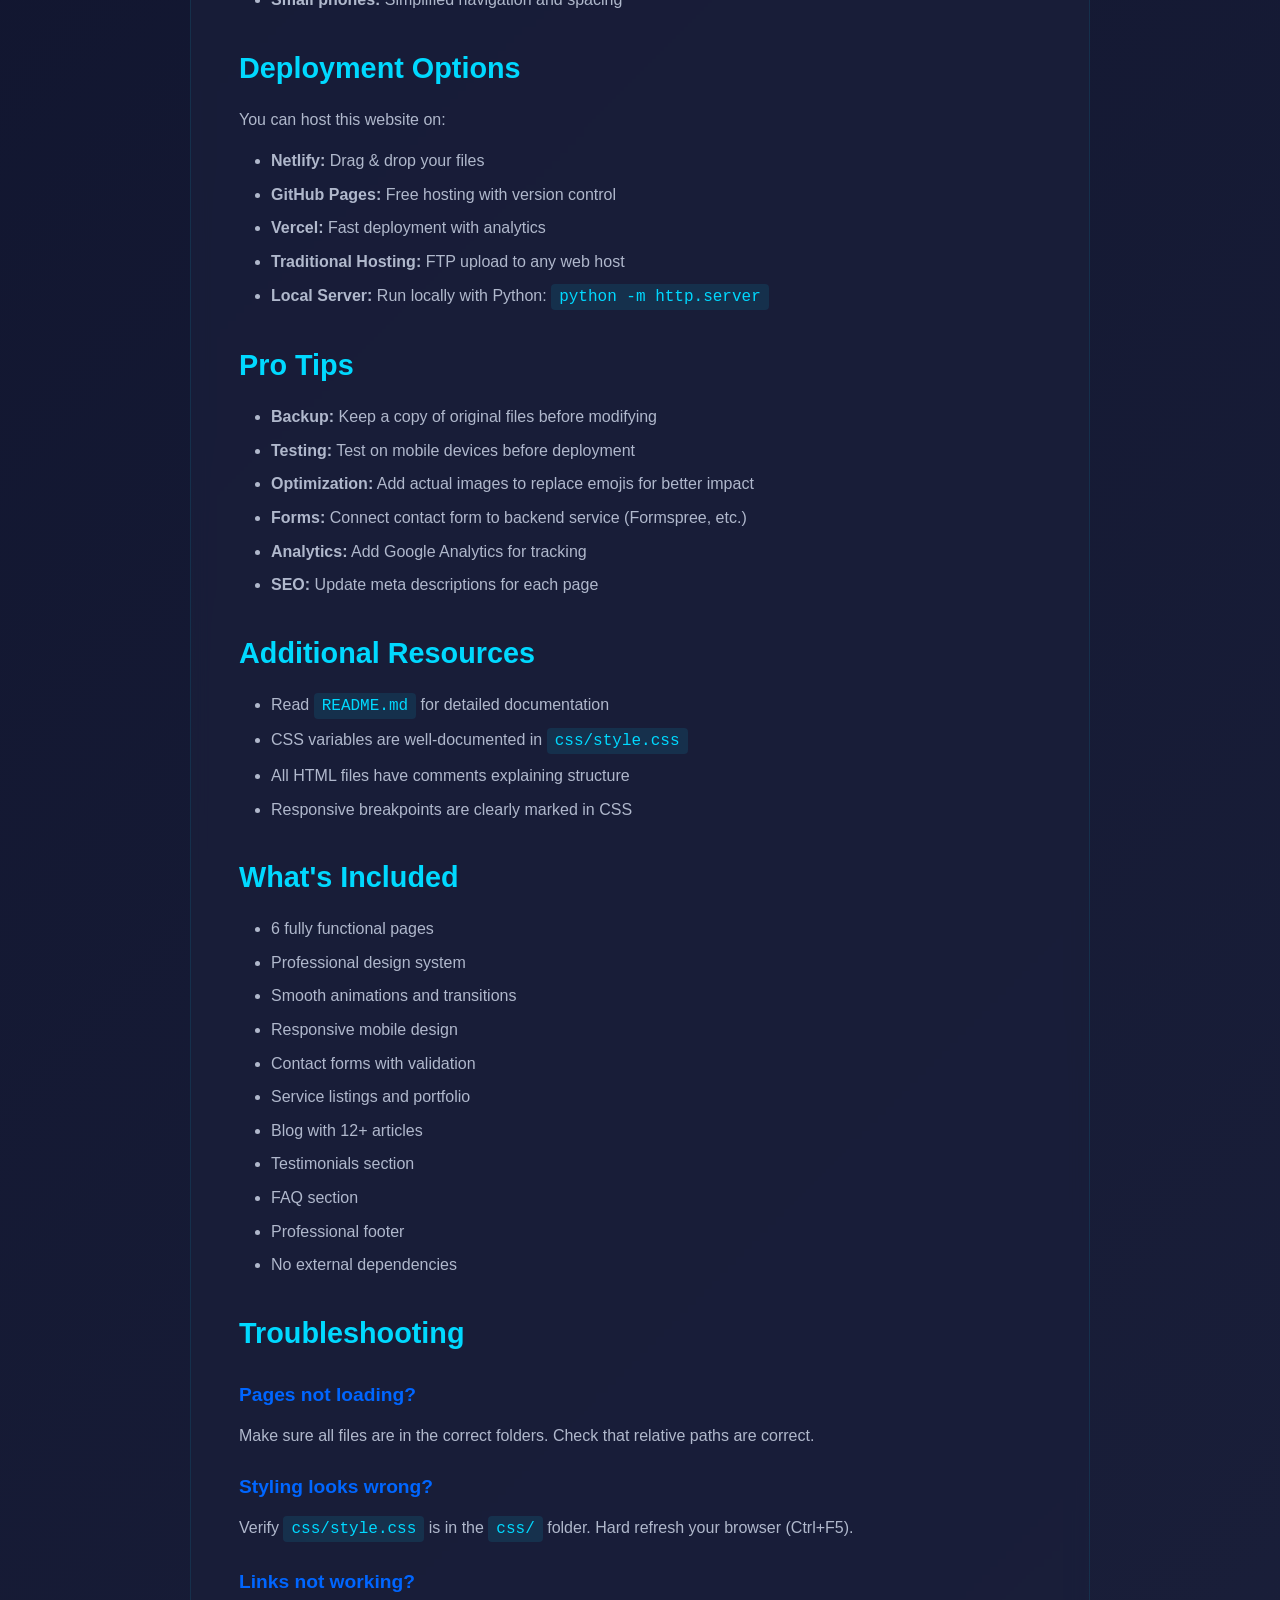
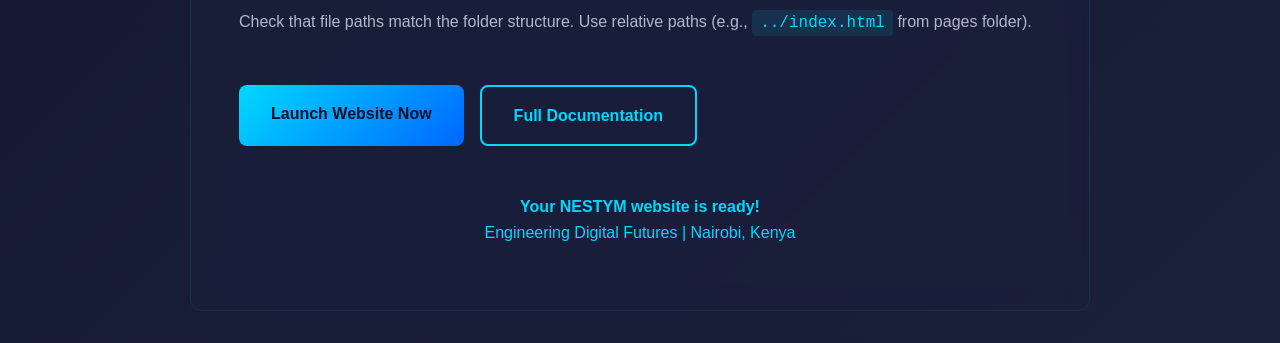
<file: START_HERE.html>
<!DOCTYPE html>
<html lang="en">
<head>
    <meta charset="UTF-8">
    <meta name="viewport" content="width=device-width, initial-scale=1.0">
    <title>NESTYM - Quick Start Guide</title>
    <style>
        * {
            margin: 0;
            padding: 0;
            box-sizing: border-box;
        }
        
        body {
            font-family: 'Segoe UI', Tahoma, Geneva, Verdana, sans-serif;
            background: linear-gradient(135deg, #0a0e27, #1a1f3a);
            color: #ffffff;
            line-height: 1.6;
            padding: 2rem;
            min-height: 100vh;
        }
        
        .container {
            max-width: 900px;
            margin: 0 auto;
            background: rgba(26, 31, 58, 0.8);
            padding: 3rem;
            border-radius: 12px;
            border: 1px solid rgba(0, 217, 255, 0.1);
            backdrop-filter: blur(10px);
        }
        
        h1 {
            color: #00d9ff;
            margin-bottom: 1rem;
            font-size: 2.5rem;
        }
        
        .subtitle {
            color: #b0b8cc;
            margin-bottom: 2rem;
            font-size: 1.1rem;
        }
        
        h2 {
            color: #00d9ff;
            margin-top: 2rem;
            margin-bottom: 1rem;
            font-size: 1.8rem;
        }
        
        h3 {
            color: #0066ff;
            margin-top: 1.5rem;
            margin-bottom: 0.75rem;
            font-size: 1.2rem;
        }
        
        p {
            color: #b0b8cc;
            margin-bottom: 1rem;
        }
        
        ul, ol {
            color: #b0b8cc;
            margin-left: 2rem;
            margin-bottom: 1rem;
        }
        
        li {
            margin-bottom: 0.5rem;
        }
        
        code {
            background: rgba(0, 217, 255, 0.1);
            padding: 0.25rem 0.5rem;
            border-radius: 4px;
            color: #00d9ff;
            font-family: 'Courier New', monospace;
        }
        
        .button-group {
            display: flex;
            gap: 1rem;
            flex-wrap: wrap;
            margin: 2rem 0;
        }
        
        a.btn {
            display: inline-block;
            padding: 1rem 2rem;
            background: linear-gradient(135deg, #00d9ff, #0066ff);
            color: #0a0e27;
            text-decoration: none;
            border-radius: 8px;
            font-weight: 700;
            transition: all 0.3s ease;
            text-align: center;
        }
        
        a.btn:hover {
            transform: translateY(-3px);
            box-shadow: 0 10px 25px rgba(0, 217, 255, 0.3);
        }
        
        a.btn-secondary {
            background: transparent;
            color: #00d9ff;
            border: 2px solid #00d9ff;
        }
        
        a.btn-secondary:hover {
            background: #00d9ff;
            color: #0a0e27;
        }
        
        .feature-grid {
            display: grid;
            grid-template-columns: repeat(auto-fit, minmax(200px, 1fr));
            gap: 1.5rem;
            margin: 2rem 0;
        }
        
        .feature-card {
            background: rgba(0, 217, 255, 0.05);
            padding: 1.5rem;
            border-radius: 8px;
            border: 1px solid rgba(0, 217, 255, 0.2);
        }
        
        .feature-card h4 {
            color: #00d9ff;
            margin-bottom: 0.5rem;
        }
        
        .feature-card p {
            font-size: 0.9rem;
        }
        
        .file-structure {
            background: rgba(0, 0, 0, 0.3);
            padding: 1.5rem;
            border-radius: 8px;
            border-left: 3px solid #00d9ff;
            margin: 1.5rem 0;
            font-family: 'Courier New', monospace;
            color: #00d9ff;
            overflow-x: auto;
        }
        
        .success {
            background: rgba(0, 217, 255, 0.1);
            border-left: 3px solid #00d9ff;
            padding: 1.5rem;
            border-radius: 4px;
            margin: 2rem 0;
        }
        
        .success strong {
            color: #00d9ff;
        }
    </style>
</head>
<body>
    <div class="container">
        <h1>NESTYM - Quick Start Guide</h1>
        <p class="subtitle">Modern Technology Company Website | HTML & CSS Only</p>
        
        <div class="success">
            <strong>Installation Complete!</strong> Your NESTYM website is ready to use. All files have been created and are fully functional.
        </div>

        <h2>Project Structure</h2>
        <div class="file-structure">
Nestym/
├── index.html              ← Open this to start
├── css/
│   └── style.css          ← Main stylesheet
├── pages/
│   ├── services.html      ← Services & offerings
│   ├── projects.html      ← Portfolio & cases
│   ├── blog.html          ← Technology blog
│   ├── about.html         ← About NESTYM
│   └── contact.html       ← Contact page
├── README.md              ← Full documentation
└── START_HERE.html        ← This file
        </div>

        <h2>Quick Start</h2>
        <ol>
            <li>Navigate to the <code>Nestym</code> folder</li>
            <li>Open <code>index.html</code> in your web browser</li>
            <li>Explore all pages using the navigation menu</li>
            <li>All links and forms are fully functional</li>
        </ol>

        <div class="button-group">
            <a href="index.html" class="btn">Go to Homepage</a>
            <a href="pages/services.html" class="btn btn-secondary">View Services</a>
            <a href="pages/contact.html" class="btn btn-secondary">Contact Page</a>
        </div>

        <h2>Key Features</h2>
        <div class="feature-grid">
            <div class="feature-card">
                <h4>Modern Design</h4>
                <p>Futuristic, professional, cyber-tech inspired with smooth animations</p>
            </div>
            <div class="feature-card">
                <h4>Fully Responsive</h4>
                <p>Perfect on desktop, tablet, and mobile devices</p>
            </div>
            <div class="feature-card">
                <h4>Fast & Lightweight</h4>
                <p>Pure HTML/CSS - no frameworks or dependencies</p>
            </div>
            <div class="feature-card">
                <h4>SEO Optimized</h4>
                <p>Proper meta tags, semantic HTML, optimized structure</p>
            </div>
            <div class="feature-card">
                <h4>Animated</h4>
                <p>Smooth transitions, hover effects, particle animations</p>
            </div>
            <div class="feature-card">
                <h4>Easy Customize</h4>
                <p>Simple to modify colors, content, and styling</p>
            </div>
        </div>

        <h2>Pages Included</h2>
        <h3>1. Homepage (index.html)</h3>
        <p>Main landing page with hero section, services overview, projects, blog preview, testimonials, and contact CTA.</p>

        <h3>2. Services (pages/services.html)</h3>
        <p>Detailed information on 9 key services: Software Development, Web Development, Mobile Development, System Development, Cybersecurity, Cloud Solutions, Domain & Hosting, Business Automation, and UI/UX Design.</p>

        <h3>3. Projects (pages/projects.html)</h3>
        <p>Portfolio showcase with 9 featured projects, case studies with business metrics, and technology stack details.</p>

        <h3>4. Blog (pages/blog.html)</h3>
        <p>12+ technology articles covering cloud computing, cybersecurity, mobile development, AI, digital transformation, and more.</p>

        <h3>5. About (pages/about.html)</h3>
        <p>Company information: mission, vision, core values, why choose NESTYM, team culture, achievements, and company journey.</p>

        <h3>6. Contact (pages/contact.html)</h3>
        <p>Multiple contact methods, contact form, FAQ section, and service inquiry categories.</p>

        <h2>Customization Guide</h2>
        <h3>Change Company Information</h3>
        <ol>
            <li>Open any HTML file in a text editor</li>
            <li>Find and replace:
                <ul>
                    <li><code>NESTYM</code> → Your company name</li>
                    <li><code>hello@nestym.co.ke</code> → Your email</li>
                    <li><code>+254 XXX XXX XXX</code> → Your phone</li>
                    <li><code>Nairobi, Kenya</code> → Your location</li>
                </ul>
            </li>
            <li>Save the files</li>
        </ol>

        <h3>Modify Colors</h3>
        <ol>
            <li>Open <code>css/style.css</code></li>
            <li>Find the <code>:root {}</code> section at the top</li>
            <li>Edit these main colors:
                <ul>
                    <li><code>--accent-cyan: #00d9ff;</code> ← Neon cyan</li>
                    <li><code>--accent-blue: #0066ff;</code> ← Electric blue</li>
                    <li><code>--primary-dark: #0a0e27;</code> ← Main background</li>
                </ul>
            </li>
            <li>Refresh your browser to see changes</li>
        </ol>

        <h3>Add New Content</h3>
        <ol>
            <li>Copy an existing card/section (service-card, project-card, etc.)</li>
            <li>Paste into the appropriate section</li>
            <li>Update the text content and emoji icon</li>
            <li>Styling automatically applies</li>
        </ol>

        <h2>Mobile & Responsive Design</h2>
        <p>The website automatically adapts to all screen sizes:</p>
        <ul>
            <li><strong>Desktop:</strong> Full layout with side-by-side content</li>
            <li><strong>Tablet:</strong> Optimized 2-column layouts</li>
            <li><strong>Mobile:</strong> Single column, touch-friendly interface</li>
            <li><strong>Small phones:</strong> Simplified navigation and spacing</li>
        </ul>

        <h2>Deployment Options</h2>
        <p>You can host this website on:</p>
        <ul>
            <li><strong>Netlify:</strong> Drag & drop your files</li>
            <li><strong>GitHub Pages:</strong> Free hosting with version control</li>
            <li><strong>Vercel:</strong> Fast deployment with analytics</li>
            <li><strong>Traditional Hosting:</strong> FTP upload to any web host</li>
            <li><strong>Local Server:</strong> Run locally with Python: <code>python -m http.server</code></li>
        </ul>

        <h2>Pro Tips</h2>
        <ul>
            <li><strong>Backup:</strong> Keep a copy of original files before modifying</li>
            <li><strong>Testing:</strong> Test on mobile devices before deployment</li>
            <li><strong>Optimization:</strong> Add actual images to replace emojis for better impact</li>
            <li><strong>Forms:</strong> Connect contact form to backend service (Formspree, etc.)</li>
            <li><strong>Analytics:</strong> Add Google Analytics for tracking</li>
            <li><strong>SEO:</strong> Update meta descriptions for each page</li>
        </ul>

        <h2>Additional Resources</h2>
        <ul>
            <li>Read <code>README.md</code> for detailed documentation</li>
            <li>CSS variables are well-documented in <code>css/style.css</code></li>
            <li>All HTML files have comments explaining structure</li>
            <li>Responsive breakpoints are clearly marked in CSS</li>
        </ul>

        <h2>What's Included</h2>
        <ul>
            <li>6 fully functional pages</li>
            <li>Professional design system</li>
            <li>Smooth animations and transitions</li>
            <li>Responsive mobile design</li>
            <li>Contact forms with validation</li>
            <li>Service listings and portfolio</li>
            <li>Blog with 12+ articles</li>
            <li>Testimonials section</li>
            <li>FAQ section</li>
            <li>Professional footer</li>
            <li>No external dependencies</li>
        </ul>

        <h2>Troubleshooting</h2>
        <h3>Pages not loading?</h3>
        <p>Make sure all files are in the correct folders. Check that relative paths are correct.</p>

        <h3>Styling looks wrong?</h3>
        <p>Verify <code>css/style.css</code> is in the <code>css/</code> folder. Hard refresh your browser (Ctrl+F5).</p>

        <h3>Links not working?</h3>
        <p>Check that file paths match the folder structure. Use relative paths (e.g., <code>../index.html</code> from pages folder).</p>

        <div class="button-group" style="margin-top: 3rem;">
            <a href="index.html" class="btn">Launch Website Now</a>
            <a href="README.md" class="btn btn-secondary">Full Documentation</a>
        </div>

        <p style="margin-top: 3rem; text-align: center; color: #00d9ff;">
            <strong>Your NESTYM website is ready!</strong><br>
            Engineering Digital Futures | Nairobi, Kenya
        </p>
    </div>
</body>
</html>
</file>
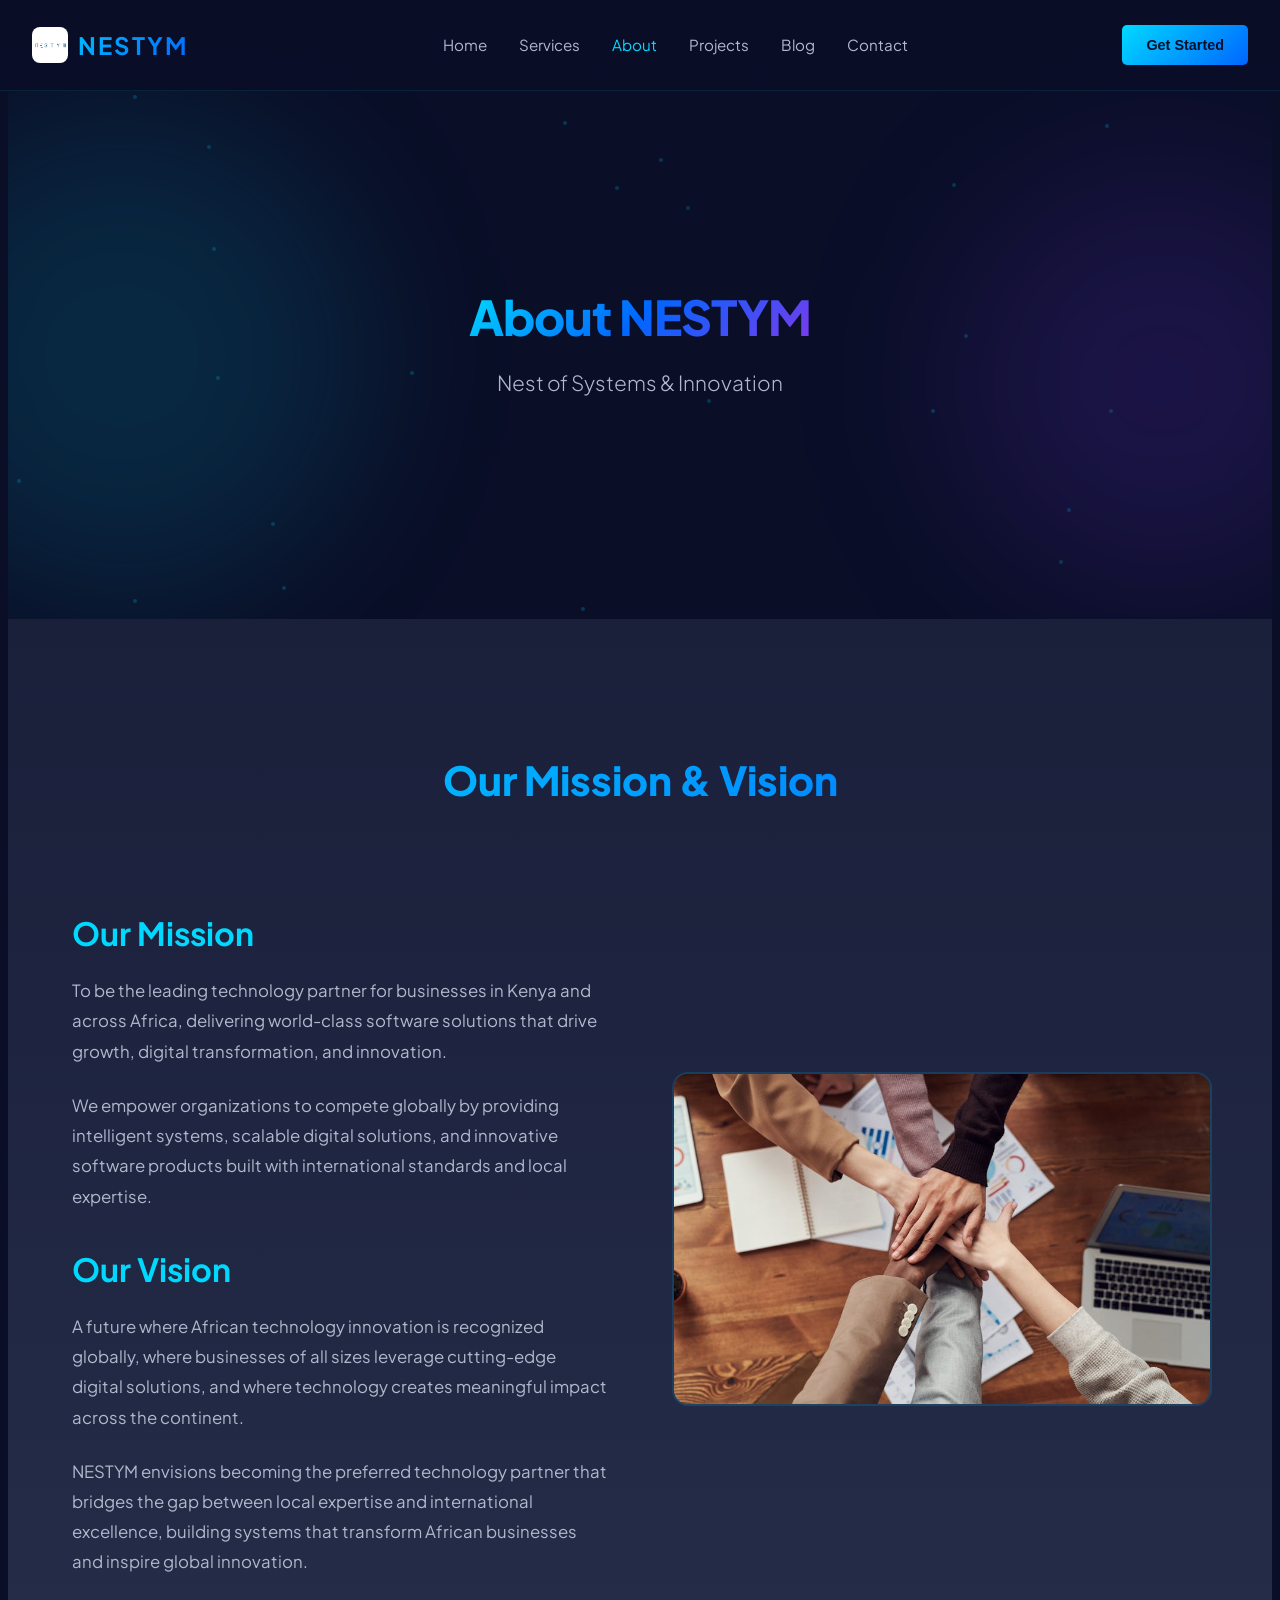
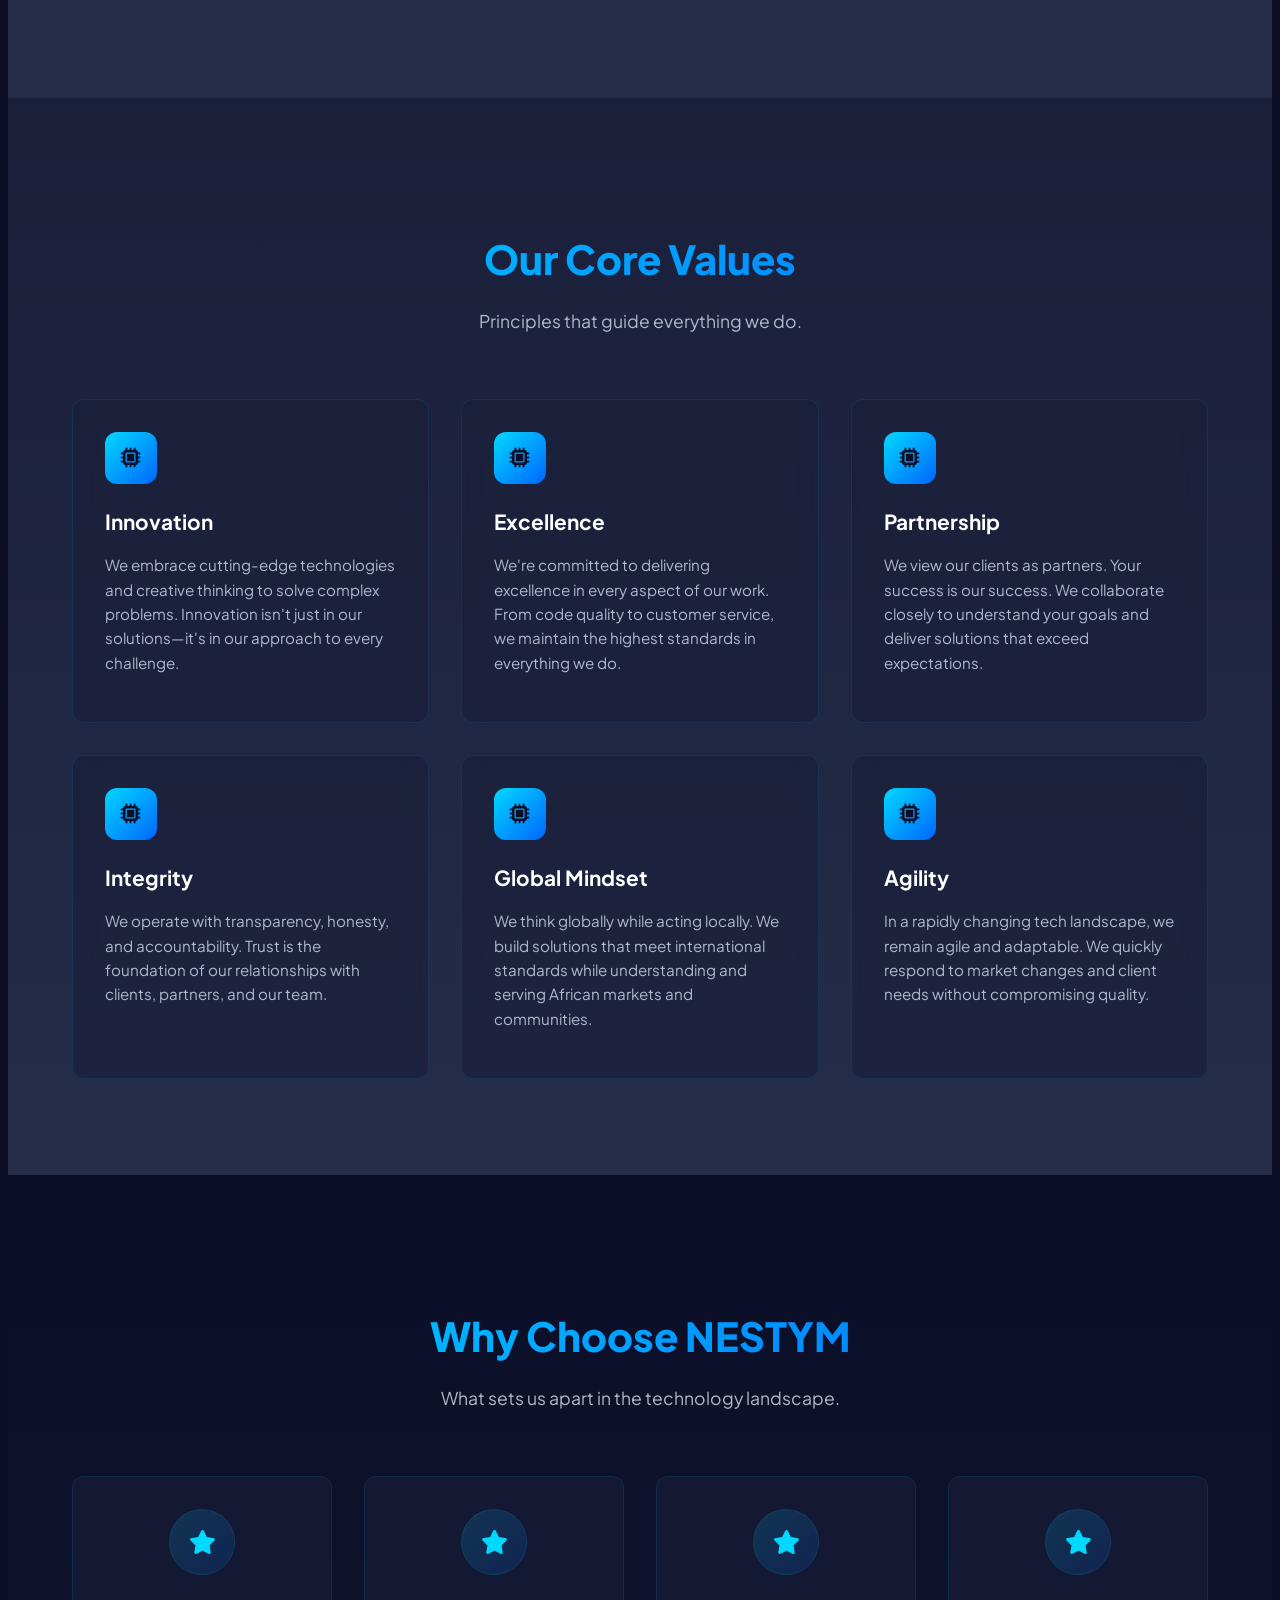
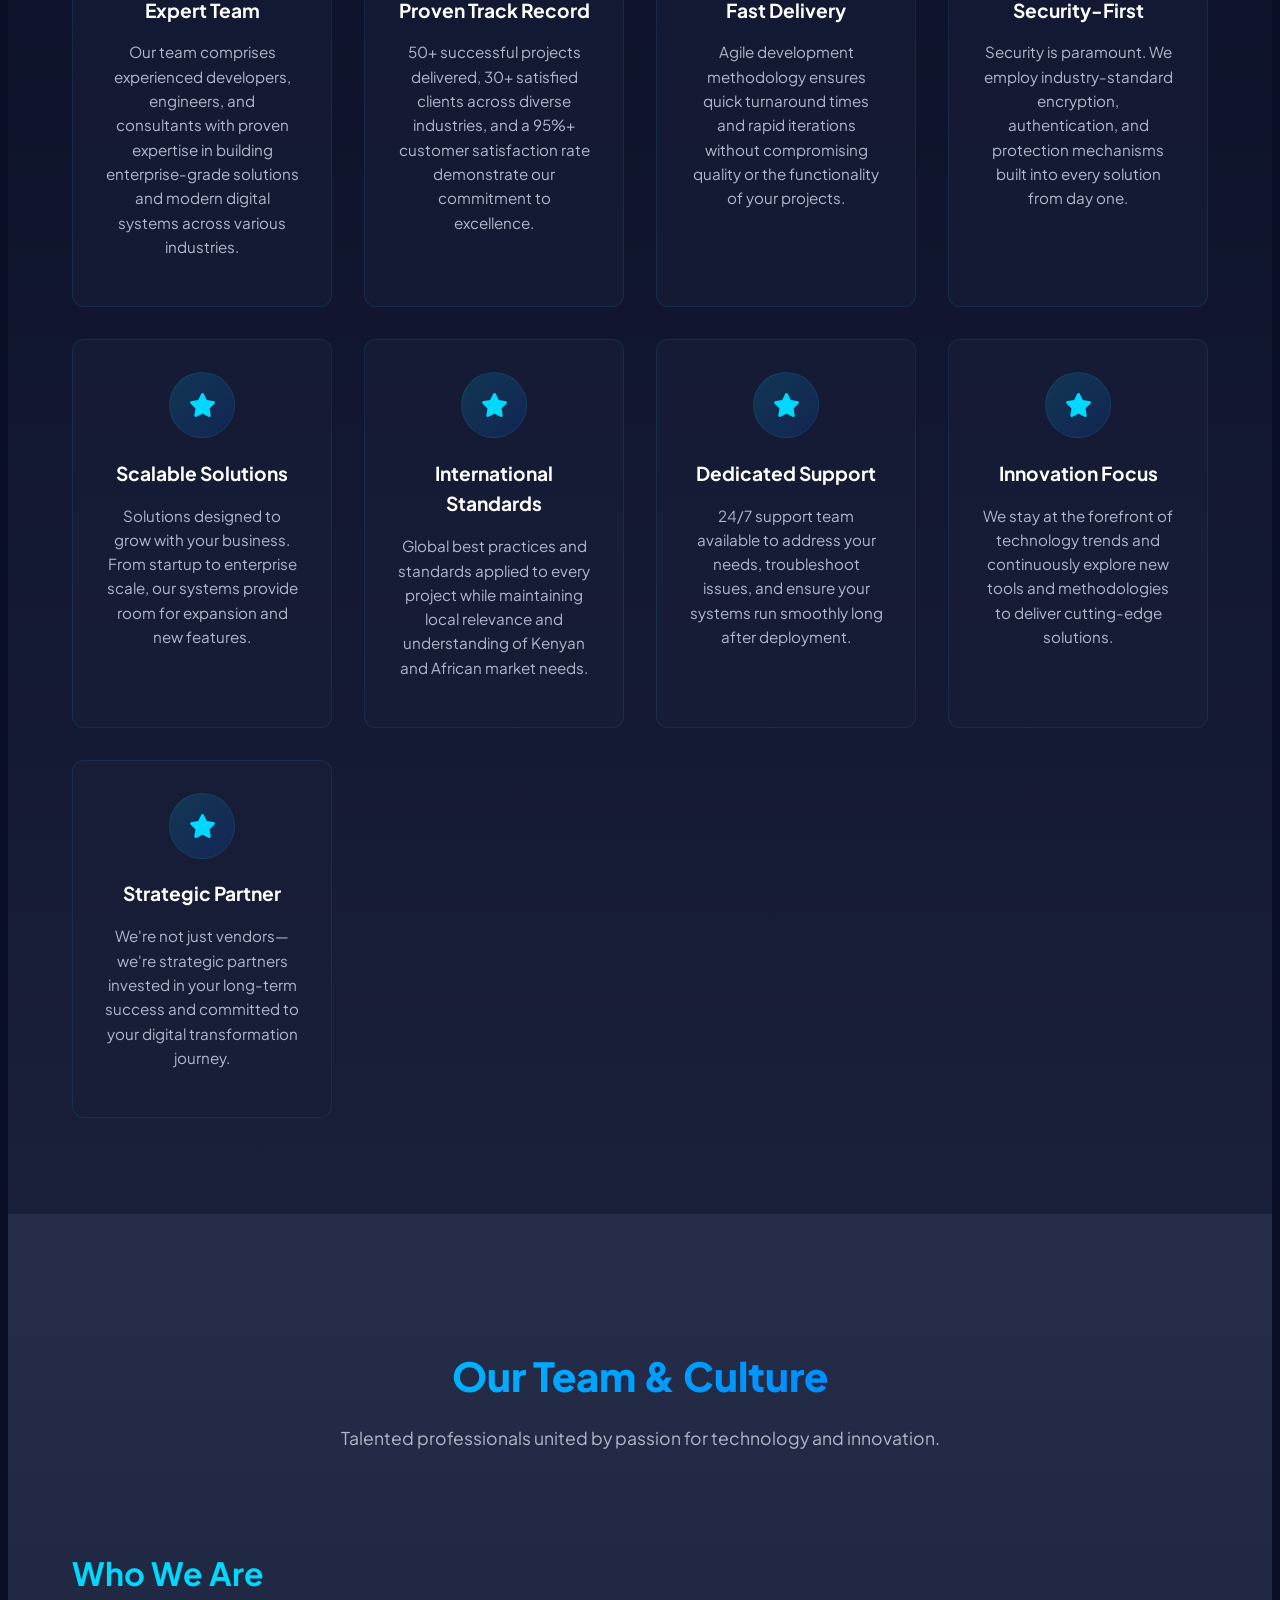
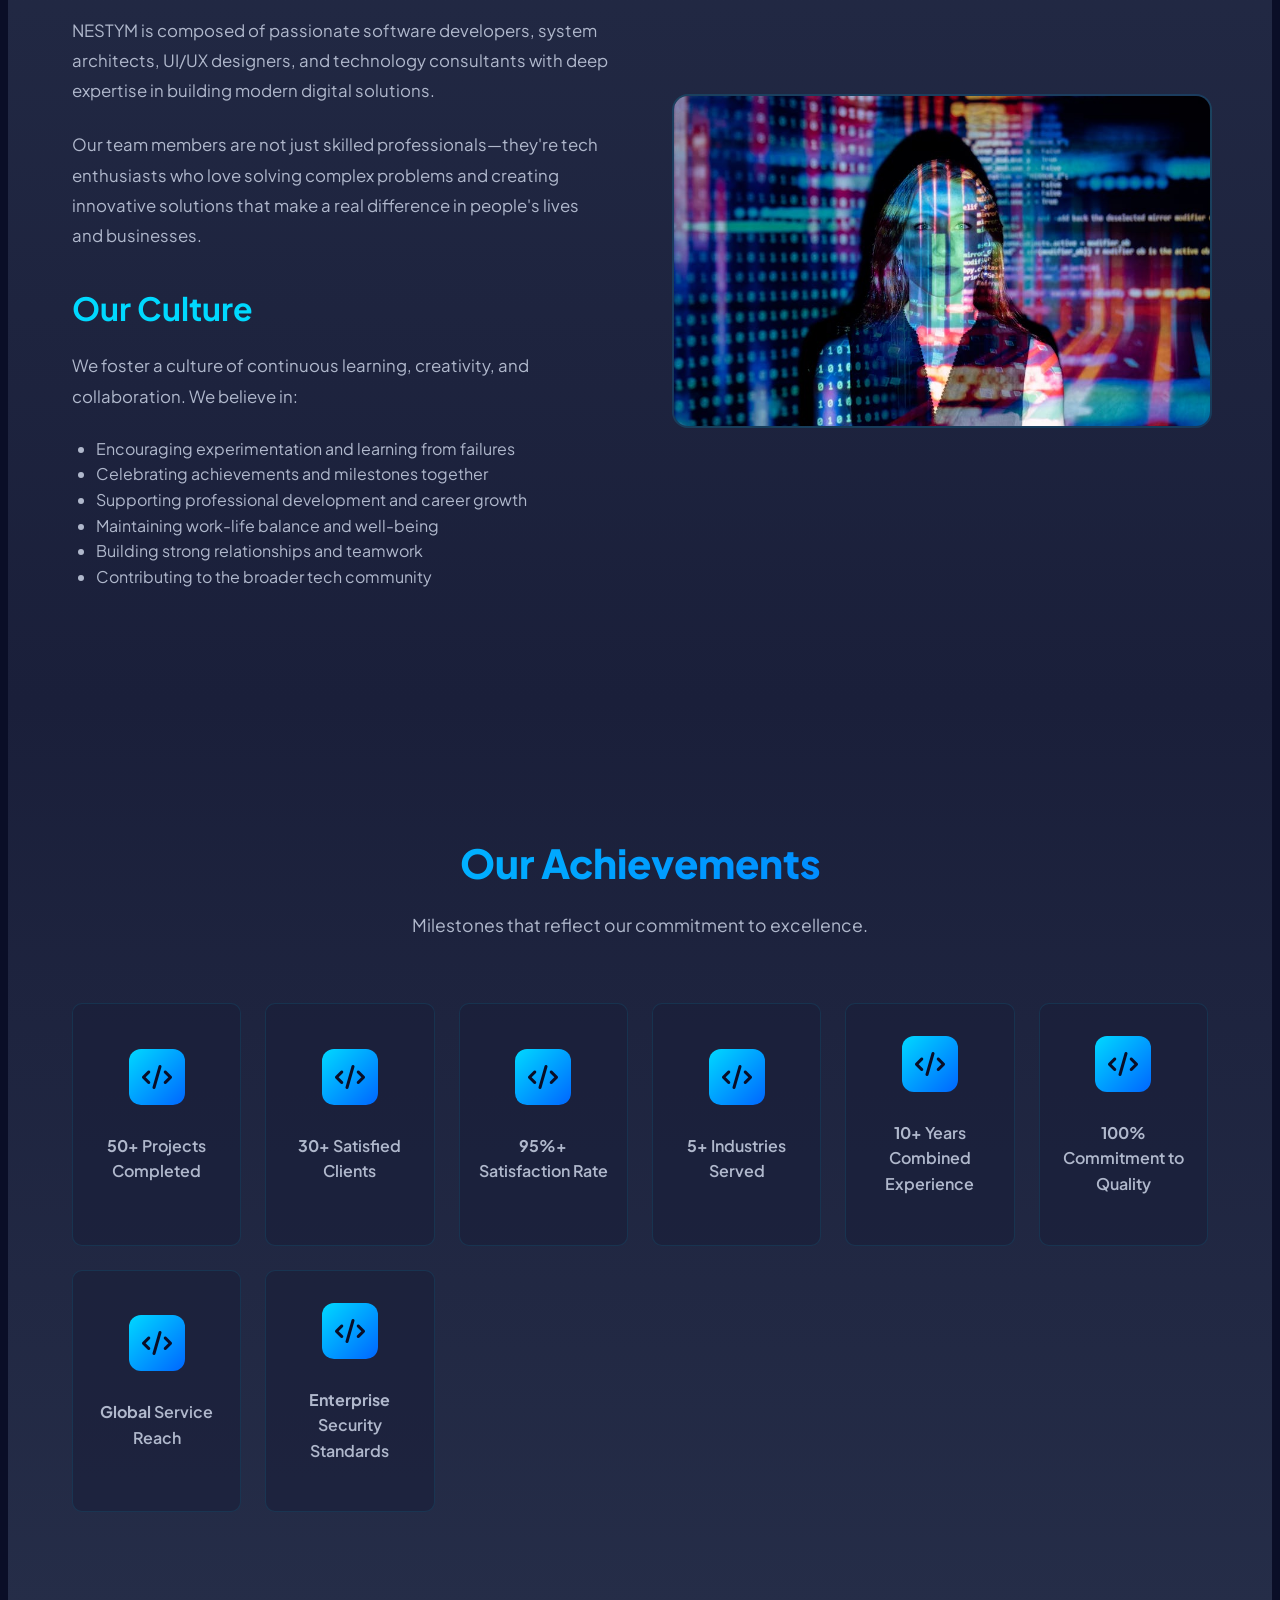
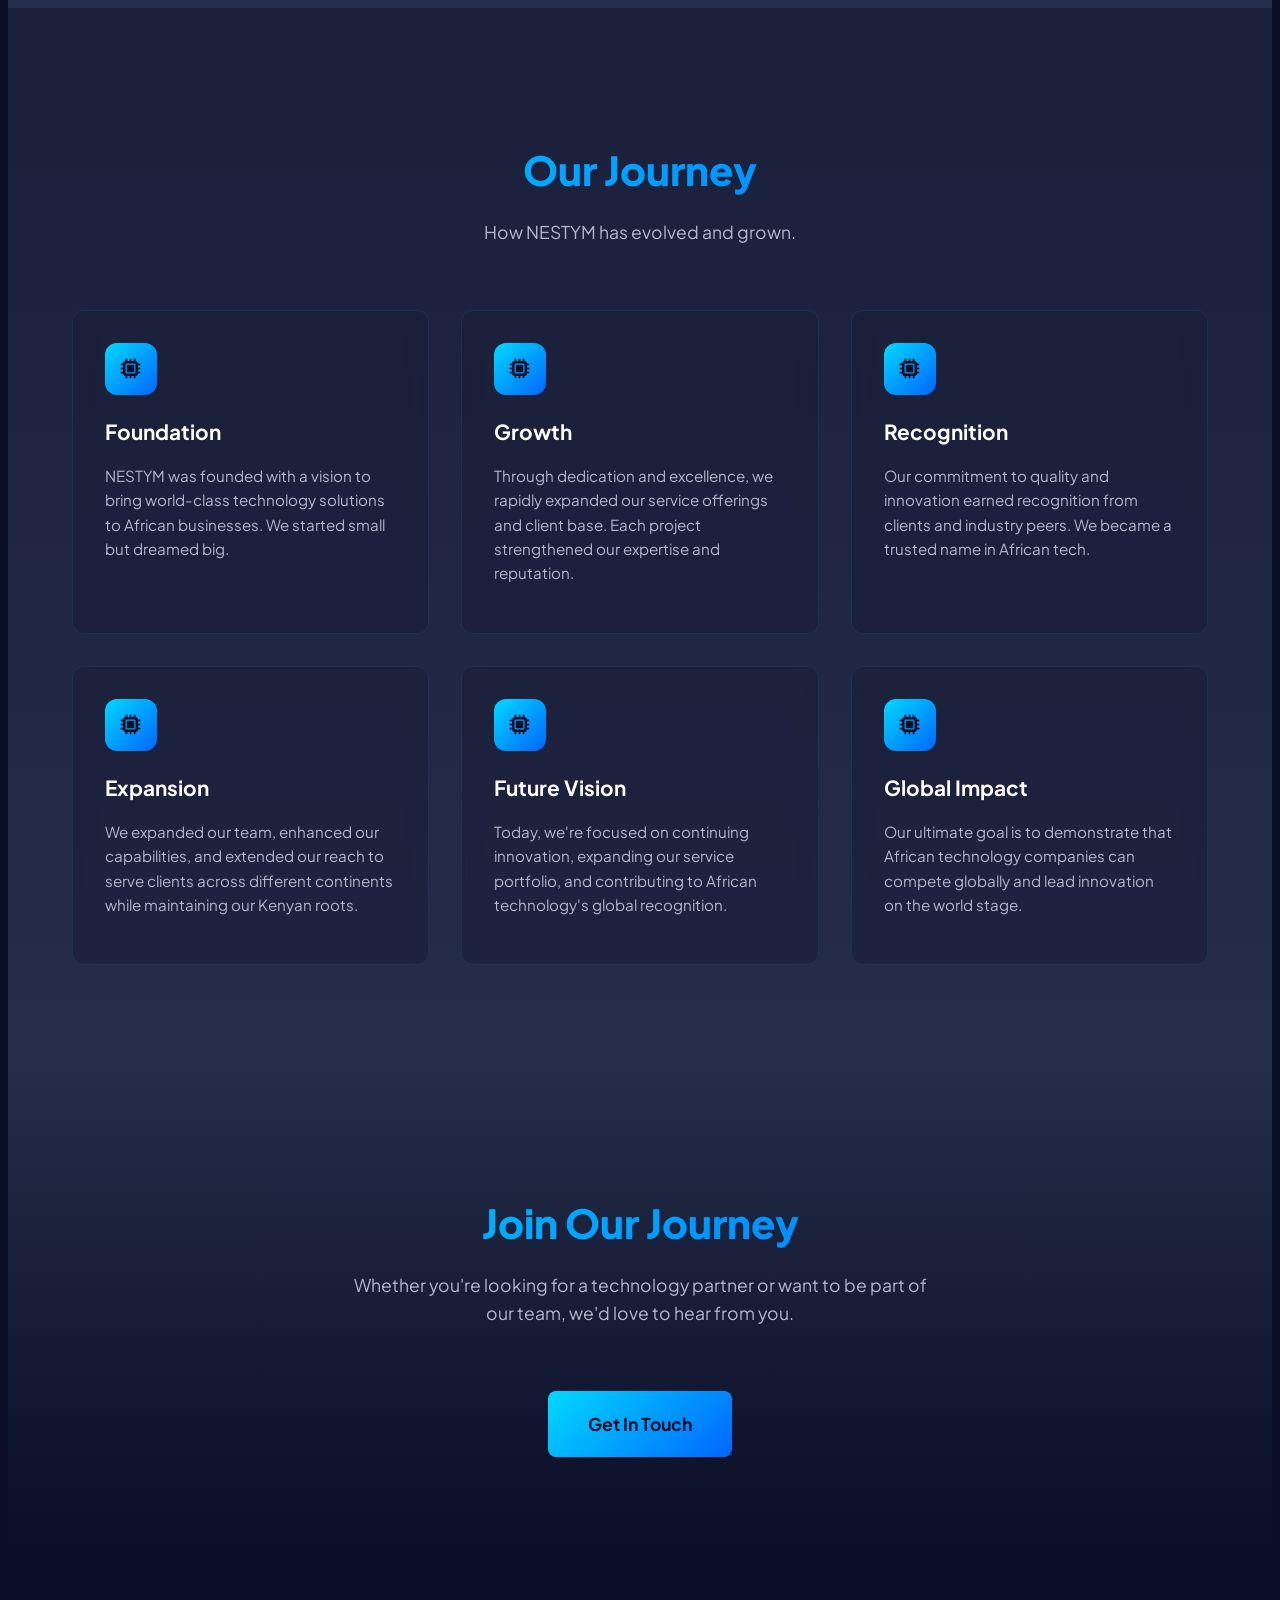
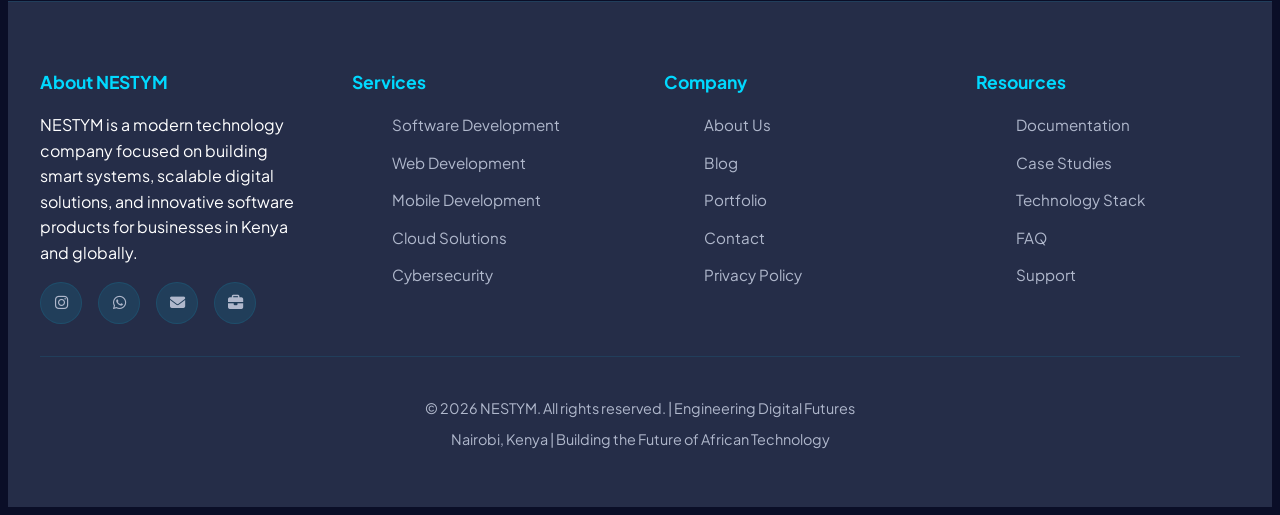
<file: pages/about.html>
<!DOCTYPE html>
<html lang="en">
<head>
    <meta charset="UTF-8">
    <meta name="viewport" content="width=device-width, initial-scale=1.0">
    <meta name="description" content="About NESTYM - A Kenyan technology company specializing in software development and digital solutions.">
    <title>About - NESTYM | Kenyan Technology Innovation</title>
        <link rel="icon" href="../images/nestym-logo.png" type="image/png">
    <link rel="preconnect" href="https://fonts.googleapis.com">
    <link rel="preconnect" href="https://fonts.gstatic.com" crossorigin>
    <link href="https://fonts.googleapis.com/css2?family=Plus+Jakarta+Sans:wght@300;400;500;600;700;800&display=swap" rel="stylesheet">
    <link rel="stylesheet" href="https://cdnjs.cloudflare.com/ajax/libs/font-awesome/6.5.1/css/all.min.css" crossorigin="anonymous" referrerpolicy="no-referrer">
    <link rel="stylesheet" href="../css/style.css">
</head>
<body>
    <!-- Animated Background -->
    <div class="animated-bg" id="animatedBg"></div>

    <!-- Navigation -->
    <nav>
        <div class="nav-container">
            <a href="../index.html" class="logo"><img src="../images/nestym-logo.png" alt="NESTYM logo" width="36" height="36">NESTYM</a>
            <ul class="nav-links">
                <li><a href="../index.html">Home</a></li>
                <li><a href="services.html">Services</a></li>
                <li><a href="about.html">About</a></li>
                <li><a href="projects.html">Projects</a></li>
                <li><a href="blog.html">Blog</a></li>
                <li><a href="contact.html">Contact</a></li>
            </ul>
            <button class="cta-button" onclick="window.location.href='contact.html'">Get Started</button>
            <button class="menu-toggle" id="menuToggle" aria-label="Open menu" aria-expanded="false">☰</button>
        </div>
    </nav>

    <!-- Hero Section -->
    <section class="hero page-hero">
        <div class="hero-content">
            <h1>About NESTYM</h1>
            <p class="tagline">Nest of Systems & Innovation</p>
        </div>
    </section>

    <!-- Mission & Vision Section -->
    <section class="about">
        <div class="container">
            <div class="section-header">
                <h2>Our Mission & Vision</h2>
            </div>

            <div class="about-content">
                <div class="about-text">
                    <h3>Our Mission</h3>
                    <p>To be the leading technology partner for businesses in Kenya and across Africa, delivering world-class software solutions that drive growth, digital transformation, and innovation.</p>
                    
                    <p>We empower organizations to compete globally by providing intelligent systems, scalable digital solutions, and innovative software products built with international standards and local expertise.</p>

                    <h3 style="margin-top: 2rem;">Our Vision</h3>
                    <p>A future where African technology innovation is recognized globally, where businesses of all sizes leverage cutting-edge digital solutions, and where technology creates meaningful impact across the continent.</p>

                    <p>NESTYM envisions becoming the preferred technology partner that bridges the gap between local expertise and international excellence, building systems that transform African businesses and inspire global innovation.</p>
                </div>

                <div class="about-image">
                    <img src="../images/about/team.jpg" alt="NESTYM team collaborating on innovation" loading="lazy">
                </div>
            </div>
        </div>
    </section>

    <!-- Values Section -->
    <section style="background: linear-gradient(180deg, var(--secondary-dark), var(--tertiary-dark)); padding: 6rem 2rem;">
        <div class="container">
            <div class="section-header">
                <h2>Our Core Values</h2>
                <p>Principles that guide everything we do.</p>
            </div>

            <div class="services-grid">
                <div class="service-card">
                    <div class="service-icon"><i class="fa-solid fa-microchip" aria-hidden="true"></i></div>
                    <h3>Innovation</h3>
                    <p>We embrace cutting-edge technologies and creative thinking to solve complex problems. Innovation isn't just in our solutions—it's in our approach to every challenge.</p>
                </div>

                <div class="service-card">
                    <div class="service-icon"><i class="fa-solid fa-microchip" aria-hidden="true"></i></div>
                    <h3>Excellence</h3>
                    <p>We're committed to delivering excellence in every aspect of our work. From code quality to customer service, we maintain the highest standards in everything we do.</p>
                </div>

                <div class="service-card">
                    <div class="service-icon"><i class="fa-solid fa-microchip" aria-hidden="true"></i></div>
                    <h3>Partnership</h3>
                    <p>We view our clients as partners. Your success is our success. We collaborate closely to understand your goals and deliver solutions that exceed expectations.</p>
                </div>

                <div class="service-card">
                    <div class="service-icon"><i class="fa-solid fa-microchip" aria-hidden="true"></i></div>
                    <h3>Integrity</h3>
                    <p>We operate with transparency, honesty, and accountability. Trust is the foundation of our relationships with clients, partners, and our team.</p>
                </div>

                <div class="service-card">
                    <div class="service-icon"><i class="fa-solid fa-microchip" aria-hidden="true"></i></div>
                    <h3>Global Mindset</h3>
                    <p>We think globally while acting locally. We build solutions that meet international standards while understanding and serving African markets and communities.</p>
                </div>

                <div class="service-card">
                    <div class="service-icon"><i class="fa-solid fa-microchip" aria-hidden="true"></i></div>
                    <h3>Agility</h3>
                    <p>In a rapidly changing tech landscape, we remain agile and adaptable. We quickly respond to market changes and client needs without compromising quality.</p>
                </div>
            </div>
        </div>
    </section>

    <!-- Why NESTYM Section -->
    <section class="why-choose">
        <div class="container">
            <div class="section-header">
                <h2>Why Choose NESTYM</h2>
                <p>What sets us apart in the technology landscape.</p>
            </div>

            <div class="features-grid">
                <div class="feature-box">
                    <div class="feature-icon"><i class="fa-solid fa-star" aria-hidden="true"></i></div>
                    <h3>Expert Team</h3>
                    <p>Our team comprises experienced developers, engineers, and consultants with proven expertise in building enterprise-grade solutions and modern digital systems across various industries.</p>
                </div>

                <div class="feature-box">
                    <div class="feature-icon"><i class="fa-solid fa-star" aria-hidden="true"></i></div>
                    <h3>Proven Track Record</h3>
                    <p>50+ successful projects delivered, 30+ satisfied clients across diverse industries, and a 95%+ customer satisfaction rate demonstrate our commitment to excellence.</p>
                </div>

                <div class="feature-box">
                    <div class="feature-icon"><i class="fa-solid fa-star" aria-hidden="true"></i></div>
                    <h3>Fast Delivery</h3>
                    <p>Agile development methodology ensures quick turnaround times and rapid iterations without compromising quality or the functionality of your projects.</p>
                </div>

                <div class="feature-box">
                    <div class="feature-icon"><i class="fa-solid fa-star" aria-hidden="true"></i></div>
                    <h3>Security-First</h3>
                    <p>Security is paramount. We employ industry-standard encryption, authentication, and protection mechanisms built into every solution from day one.</p>
                </div>

                <div class="feature-box">
                    <div class="feature-icon"><i class="fa-solid fa-star" aria-hidden="true"></i></div>
                    <h3>Scalable Solutions</h3>
                    <p>Solutions designed to grow with your business. From startup to enterprise scale, our systems provide room for expansion and new features.</p>
                </div>

                <div class="feature-box">
                    <div class="feature-icon"><i class="fa-solid fa-star" aria-hidden="true"></i></div>
                    <h3>International Standards</h3>
                    <p>Global best practices and standards applied to every project while maintaining local relevance and understanding of Kenyan and African market needs.</p>
                </div>

                <div class="feature-box">
                    <div class="feature-icon"><i class="fa-solid fa-star" aria-hidden="true"></i></div>
                    <h3>Dedicated Support</h3>
                    <p>24/7 support team available to address your needs, troubleshoot issues, and ensure your systems run smoothly long after deployment.</p>
                </div>

                <div class="feature-box">
                    <div class="feature-icon"><i class="fa-solid fa-star" aria-hidden="true"></i></div>
                    <h3>Innovation Focus</h3>
                    <p>We stay at the forefront of technology trends and continuously explore new tools and methodologies to deliver cutting-edge solutions.</p>
                </div>

                <div class="feature-box">
                    <div class="feature-icon"><i class="fa-solid fa-star" aria-hidden="true"></i></div>
                    <h3>Strategic Partner</h3>
                    <p>We're not just vendors—we're strategic partners invested in your long-term success and committed to your digital transformation journey.</p>
                </div>
            </div>
        </div>
    </section>

    <!-- Team Culture Section -->
    <section style="background: linear-gradient(180deg, var(--tertiary-dark), var(--secondary-dark)); padding: 6rem 2rem;">
        <div class="container">
            <div class="section-header">
                <h2>Our Team & Culture</h2>
                <p>Talented professionals united by passion for technology and innovation.</p>
            </div>

            <div class="about-content" style="margin-top: 3rem;">
                <div class="about-text">
                    <h3>Who We Are</h3>
                    <p>NESTYM is composed of passionate software developers, system architects, UI/UX designers, and technology consultants with deep expertise in building modern digital solutions.</p>

                    <p>Our team members are not just skilled professionals—they're tech enthusiasts who love solving complex problems and creating innovative solutions that make a real difference in people's lives and businesses.</p>

                    <h3 style="margin-top: 2rem;">Our Culture</h3>
                    <p>We foster a culture of continuous learning, creativity, and collaboration. We believe in:</p>
                    <ul style="color: var(--text-secondary); margin: 1rem 0; padding-left: 1.5rem;">
                        <li>Encouraging experimentation and learning from failures</li>
                        <li>Celebrating achievements and milestones together</li>
                        <li>Supporting professional development and career growth</li>
                        <li>Maintaining work-life balance and well-being</li>
                        <li>Building strong relationships and teamwork</li>
                        <li>Contributing to the broader tech community</li>
                    </ul>
                </div>

                <div class="about-image">
                    <img src="../images/about/culture.jpg" alt="Developers building modern software solutions" loading="lazy">
                </div>
            </div>
        </div>
    </section>

    <!-- Achievements Section -->
    <section class="technologies">
        <div class="container">
            <div class="section-header">
                <h2>Our Achievements</h2>
                <p>Milestones that reflect our commitment to excellence.</p>
            </div>

            <div class="tech-grid">
                <div class="tech-item">
                    <div class="tech-icon"><i class="fa-solid fa-code" aria-hidden="true"></i></div>
                    <p><strong>50+</strong> Projects Completed</p>
                </div>
                <div class="tech-item">
                    <div class="tech-icon"><i class="fa-solid fa-code" aria-hidden="true"></i></div>
                    <p><strong>30+</strong> Satisfied Clients</p>
                </div>
                <div class="tech-item">
                    <div class="tech-icon"><i class="fa-solid fa-code" aria-hidden="true"></i></div>
                    <p><strong>95%+</strong> Satisfaction Rate</p>
                </div>
                <div class="tech-item">
                    <div class="tech-icon"><i class="fa-solid fa-code" aria-hidden="true"></i></div>
                    <p><strong>5+</strong> Industries Served</p>
                </div>
                <div class="tech-item">
                    <div class="tech-icon"><i class="fa-solid fa-code" aria-hidden="true"></i></div>
                    <p><strong>10+</strong> Years Combined Experience</p>
                </div>
                <div class="tech-item">
                    <div class="tech-icon"><i class="fa-solid fa-code" aria-hidden="true"></i></div>
                    <p><strong>100%</strong> Commitment to Quality</p>
                </div>
                <div class="tech-item">
                    <div class="tech-icon"><i class="fa-solid fa-code" aria-hidden="true"></i></div>
                    <p><strong>Global</strong> Service Reach</p>
                </div>
                <div class="tech-item">
                    <div class="tech-icon"><i class="fa-solid fa-code" aria-hidden="true"></i></div>
                    <p><strong>Enterprise</strong> Security Standards</p>
                </div>
            </div>
        </div>
    </section>

    <!-- Journey Section -->
    <section style="background: linear-gradient(180deg, var(--secondary-dark), var(--tertiary-dark)); padding: 6rem 2rem;">
        <div class="container">
            <div class="section-header">
                <h2>Our Journey</h2>
                <p>How NESTYM has evolved and grown.</p>
            </div>

            <div class="services-grid" style="margin-top: 3rem;">
                <div class="service-card">
                    <div class="service-icon"><i class="fa-solid fa-microchip" aria-hidden="true"></i></div>
                    <h3>Foundation</h3>
                    <p>NESTYM was founded with a vision to bring world-class technology solutions to African businesses. We started small but dreamed big.</p>
                </div>

                <div class="service-card">
                    <div class="service-icon"><i class="fa-solid fa-microchip" aria-hidden="true"></i></div>
                    <h3>Growth</h3>
                    <p>Through dedication and excellence, we rapidly expanded our service offerings and client base. Each project strengthened our expertise and reputation.</p>
                </div>

                <div class="service-card">
                    <div class="service-icon"><i class="fa-solid fa-microchip" aria-hidden="true"></i></div>
                    <h3>Recognition</h3>
                    <p>Our commitment to quality and innovation earned recognition from clients and industry peers. We became a trusted name in African tech.</p>
                </div>

                <div class="service-card">
                    <div class="service-icon"><i class="fa-solid fa-microchip" aria-hidden="true"></i></div>
                    <h3>Expansion</h3>
                    <p>We expanded our team, enhanced our capabilities, and extended our reach to serve clients across different continents while maintaining our Kenyan roots.</p>
                </div>

                <div class="service-card">
                    <div class="service-icon"><i class="fa-solid fa-microchip" aria-hidden="true"></i></div>
                    <h3>Future Vision</h3>
                    <p>Today, we're focused on continuing innovation, expanding our service portfolio, and contributing to African technology's global recognition.</p>
                </div>

                <div class="service-card">
                    <div class="service-icon"><i class="fa-solid fa-microchip" aria-hidden="true"></i></div>
                    <h3>Global Impact</h3>
                    <p>Our ultimate goal is to demonstrate that African technology companies can compete globally and lead innovation on the world stage.</p>
                </div>
            </div>
        </div>
    </section>

    <!-- CTA Section -->
    <section class="contact">
        <div class="container">
            <div class="section-header">
                <h2>Join Our Journey</h2>
                <p>Whether you're looking for a technology partner or want to be part of our team, we'd love to hear from you.</p>
            </div>

            <div style="text-align: center; margin-top: 3rem;">
                <a href="contact.html" class="btn-primary" style="font-size: 1.1rem; padding: 1.2rem 2.5rem;">Get In Touch</a>
            </div>
        </div>
    </section>

    <!-- Footer -->
    <footer>
        <div class="footer-content">
            <div class="footer-section">
                <h3>About NESTYM</h3>
                <p>NESTYM is a modern technology company focused on building smart systems, scalable digital solutions, and innovative software products for businesses in Kenya and globally.</p>
                                <div class="social-links">
                    <a href="https://www.instagram.com/nestym.ke/" class="social-link" aria-label="Instagram" target="_blank" rel="noopener noreferrer"><i class="fa-brands fa-instagram"></i></a>
                    <a href="https://wa.me/254769159245" class="social-link" aria-label="WhatsApp" target="_blank" rel="noopener noreferrer"><i class="fa-brands fa-whatsapp"></i></a>
                    <a href="mailto:adnangrana001@gmail.com" class="social-link" aria-label="Email"><i class="fa-solid fa-envelope"></i></a>
                    <a href="https://adnan.co.ke" class="social-link" aria-label="Portfolio" target="_blank" rel="noopener noreferrer"><i class="fa-solid fa-briefcase"></i></a>
                </div>
            </div>

            <div class="footer-section">
                <h3>Services</h3>
                <ul>
                    <li><a href="services.html">Software Development</a></li>
                    <li><a href="services.html">Web Development</a></li>
                    <li><a href="services.html">Mobile Development</a></li>
                    <li><a href="services.html">Cloud Solutions</a></li>
                    <li><a href="services.html">Cybersecurity</a></li>
                </ul>
            </div>

            <div class="footer-section">
                <h3>Company</h3>
                <ul>
                    <li><a href="about.html">About Us</a></li>
                    <li><a href="blog.html">Blog</a></li>
                    <li><a href="https://adnan.co.ke" target="_blank" rel="noopener noreferrer">Portfolio</a></li>
                    <li><a href="contact.html">Contact</a></li>
                    <li><a href="privacy-policy.html">Privacy Policy</a></li>
                </ul>
            </div>

            <div class="footer-section">
                <h3>Resources</h3>
                <ul>
                    <li><a href="documentation.html">Documentation</a></li>
                    <li><a href="case-studies.html">Case Studies</a></li>
                    <li><a href="technology-stack.html">Technology Stack</a></li>
                    <li><a href="faq.html">FAQ</a></li>
                    <li><a href="support.html">Support</a></li>
                </ul>
            </div>
        </div>

        <div class="footer-bottom">
            <p>&copy; 2026 NESTYM. All rights reserved. | Engineering Digital Futures</p>
            <p>Nairobi, Kenya | Building the Future of African Technology</p>
        </div>
    </footer>
    <script src="../js/main.js" defer></script>
</body>
</html>
</file>
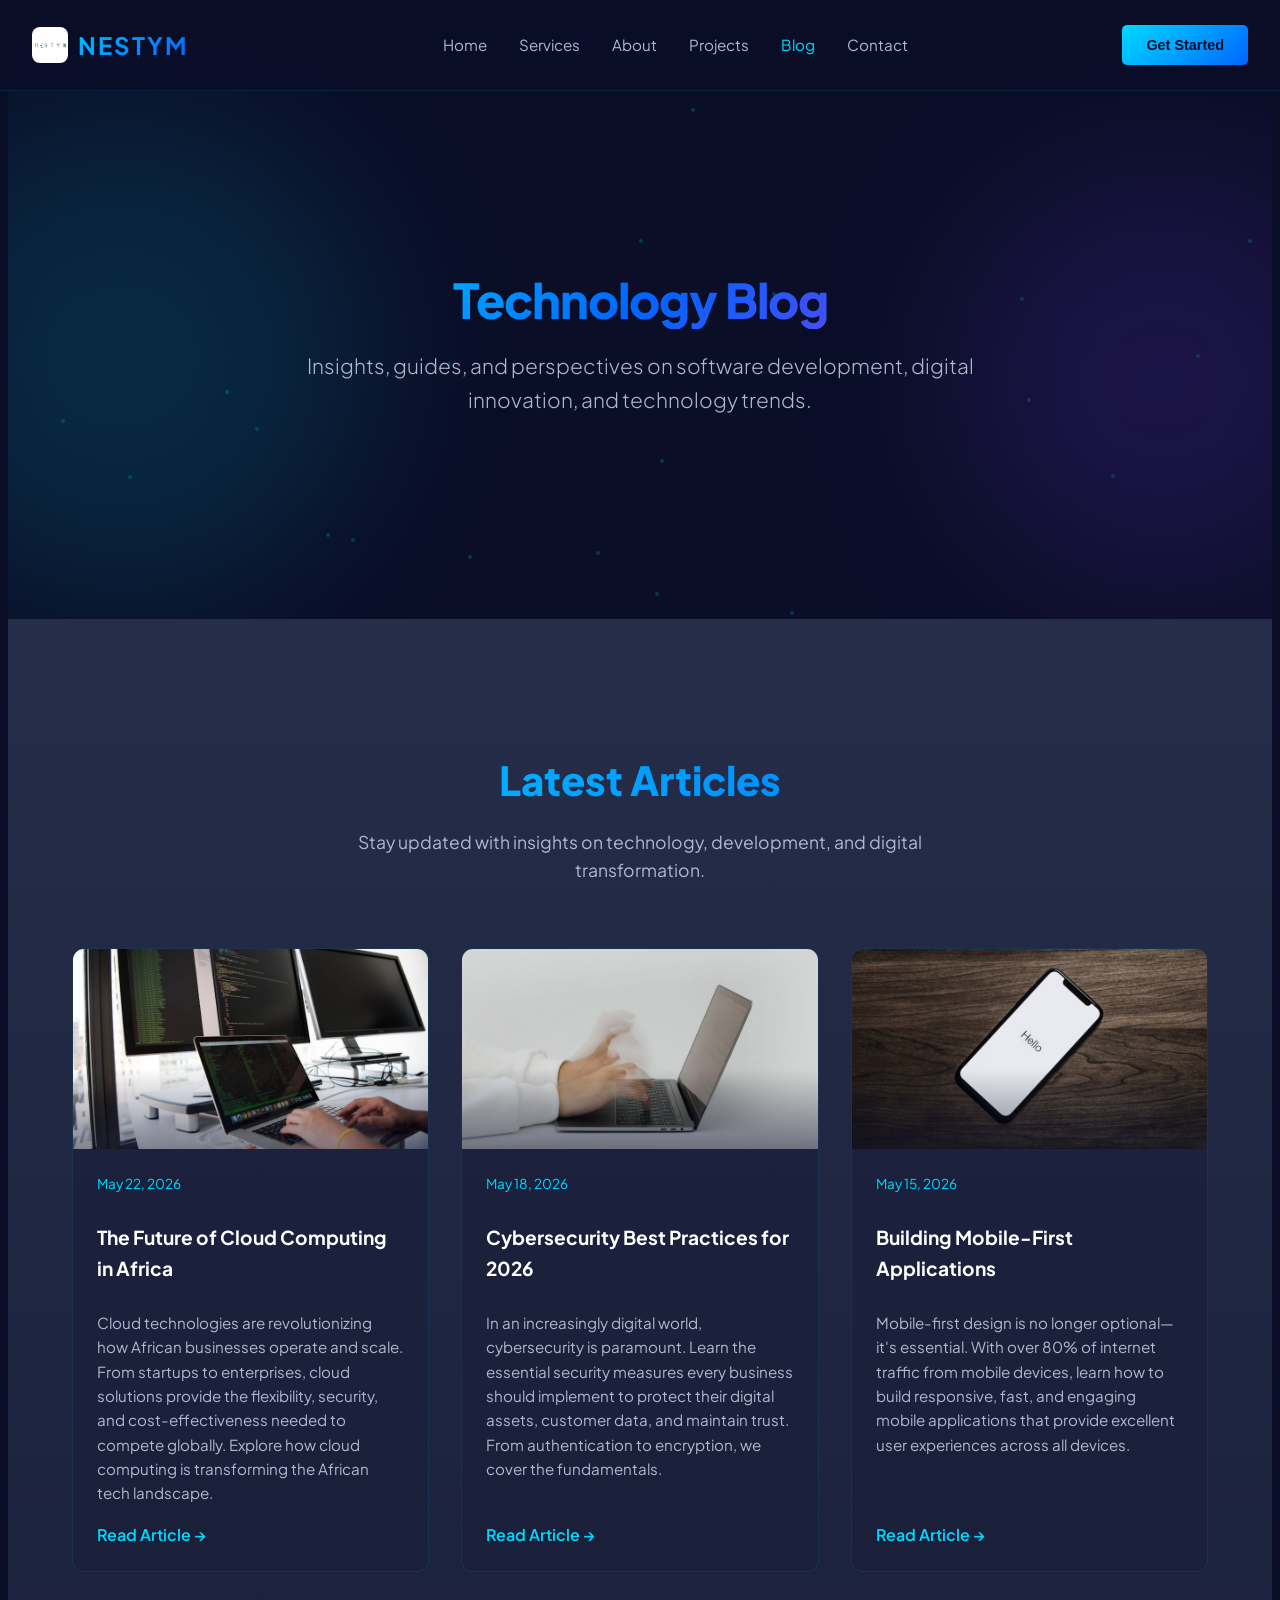
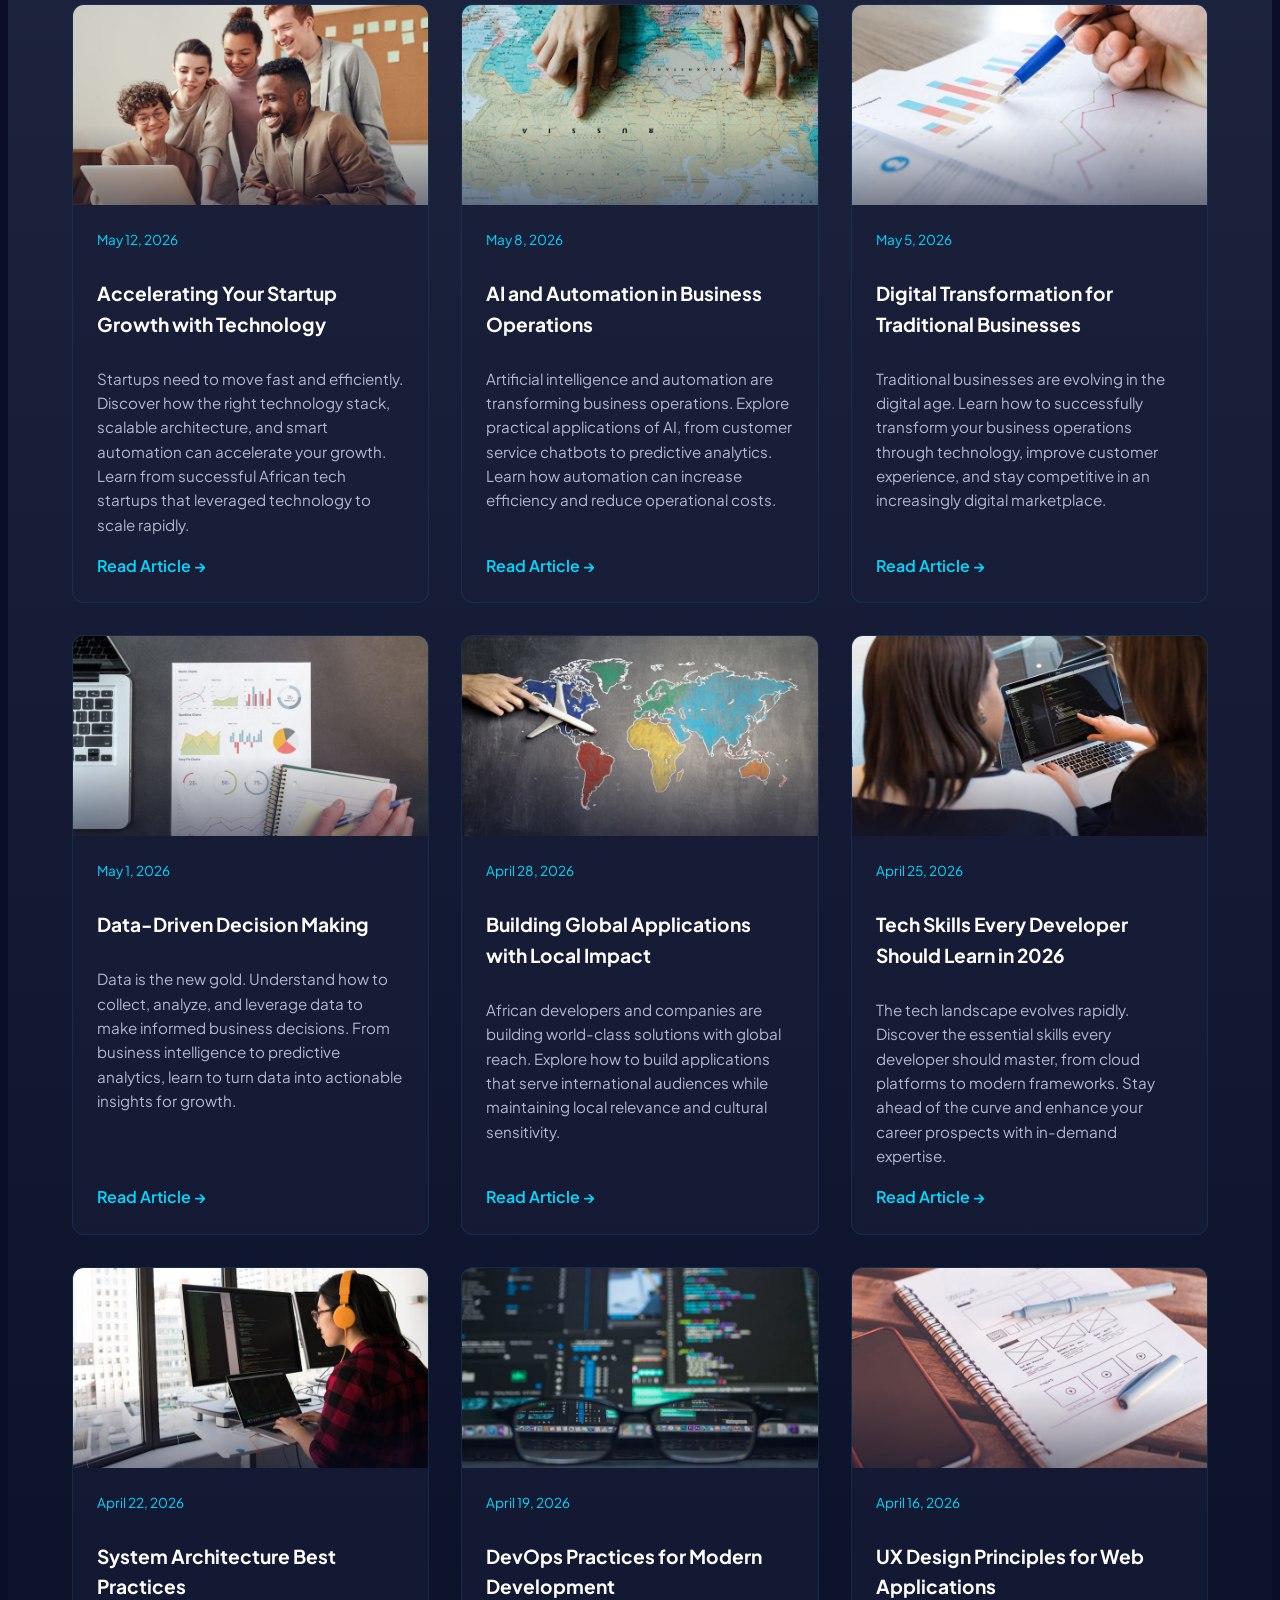
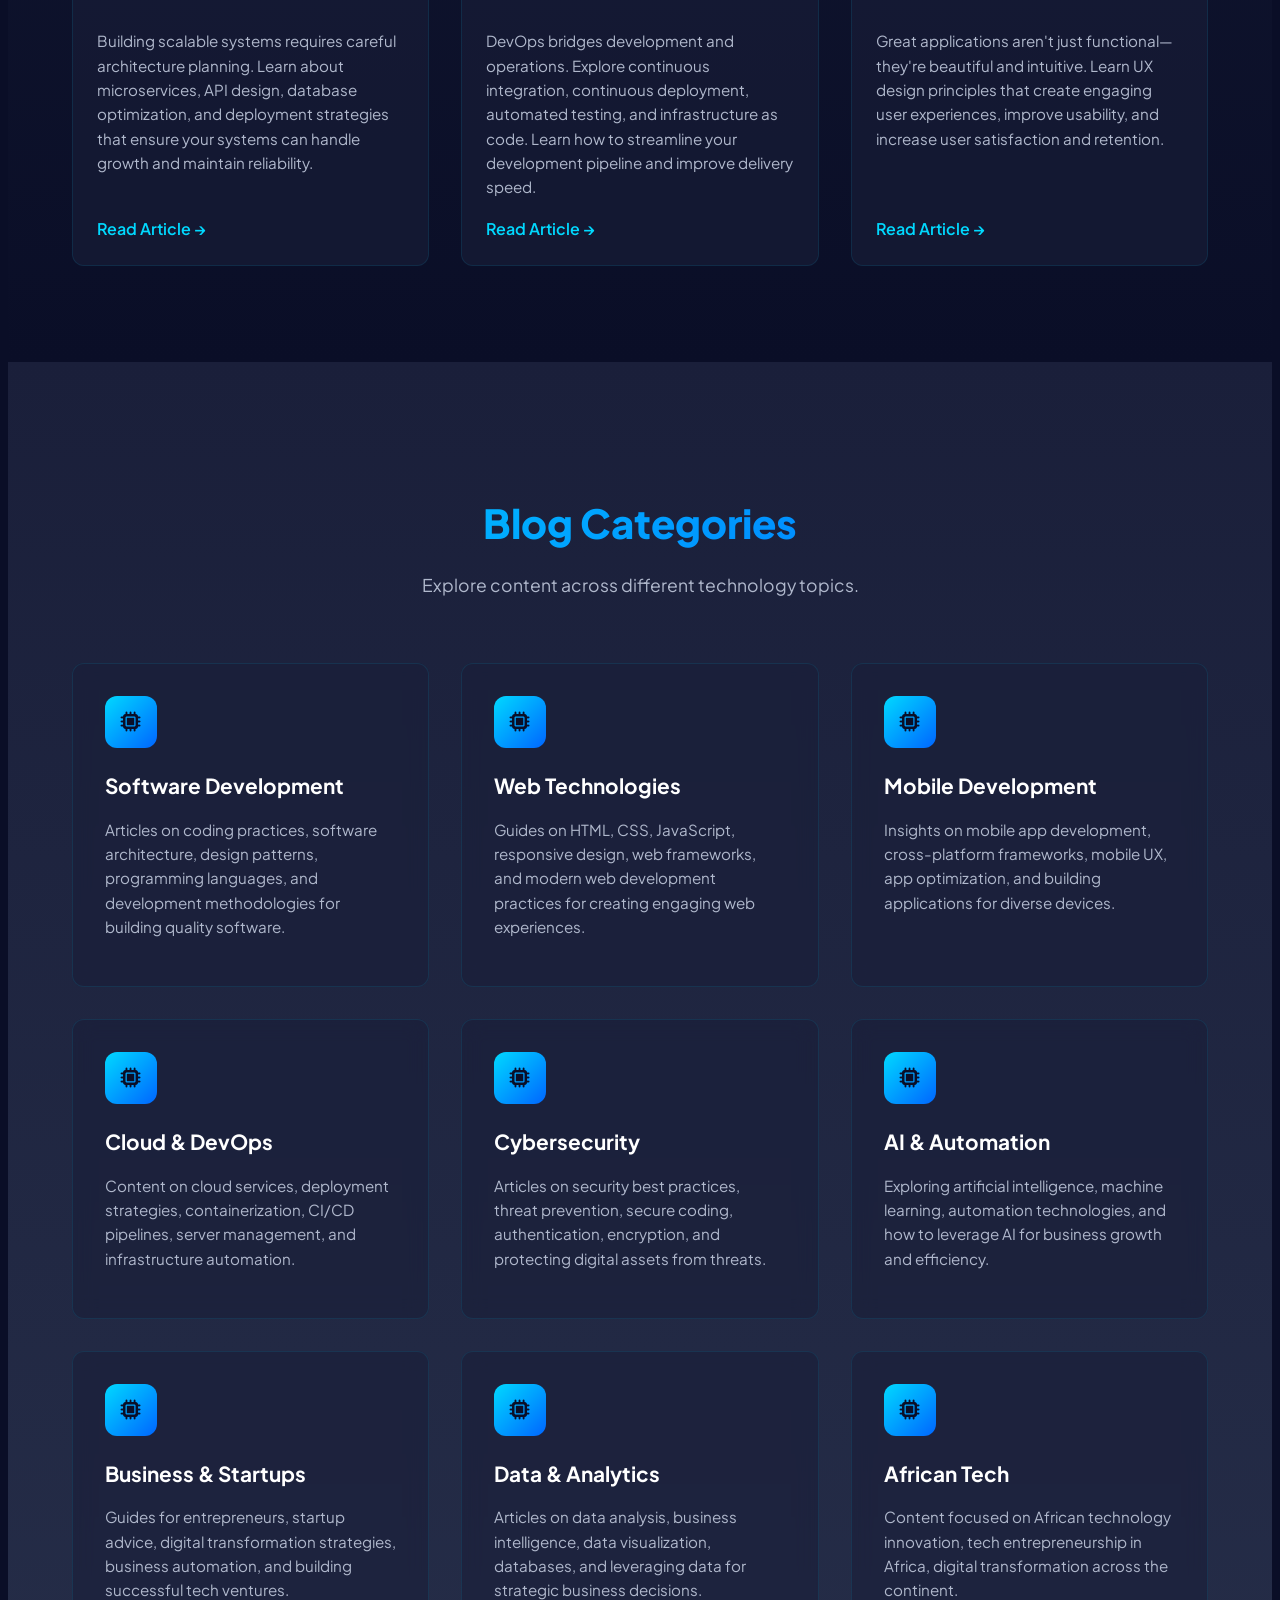
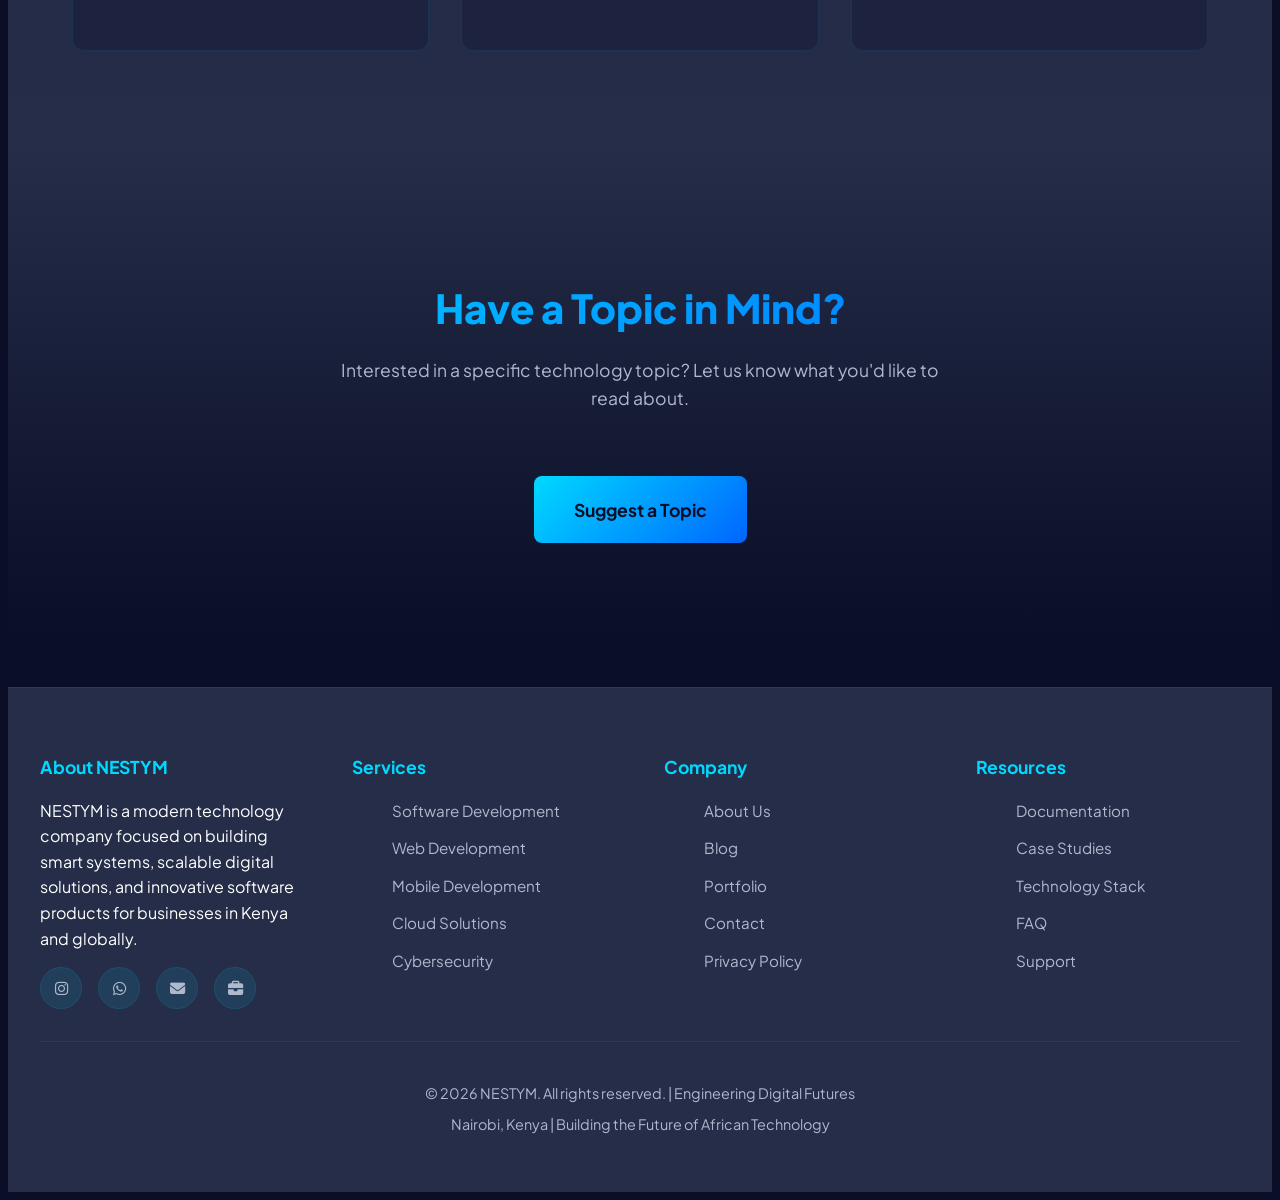
<file: pages/blog.html>
<!DOCTYPE html>
<html lang="en">
<head>
    <meta charset="UTF-8">
    <meta name="viewport" content="width=device-width, initial-scale=1.0">
    <meta name="description" content="NESTYM Blog - Technology insights, software development guides, and digital innovation articles.">
    <title>Blog - NESTYM | Technology Insights & Articles</title>
        <link rel="icon" href="../images/nestym-logo.png" type="image/png">
    <link rel="preconnect" href="https://fonts.googleapis.com">
    <link rel="preconnect" href="https://fonts.gstatic.com" crossorigin>
    <link href="https://fonts.googleapis.com/css2?family=Plus+Jakarta+Sans:wght@300;400;500;600;700;800&display=swap" rel="stylesheet">
    <link rel="stylesheet" href="https://cdnjs.cloudflare.com/ajax/libs/font-awesome/6.5.1/css/all.min.css" crossorigin="anonymous" referrerpolicy="no-referrer">
    <link rel="stylesheet" href="../css/style.css">
</head>
<body>
    <!-- Animated Background -->
    <div class="animated-bg" id="animatedBg"></div>

    <!-- Navigation -->
    <nav>
        <div class="nav-container">
            <a href="../index.html" class="logo"><img src="../images/nestym-logo.png" alt="NESTYM logo" width="36" height="36">NESTYM</a>
            <ul class="nav-links">
                <li><a href="../index.html">Home</a></li>
                <li><a href="services.html">Services</a></li>
                <li><a href="about.html">About</a></li>
                <li><a href="projects.html">Projects</a></li>
                <li><a href="blog.html">Blog</a></li>
                <li><a href="contact.html">Contact</a></li>
            </ul>
            <button class="cta-button" onclick="window.location.href='contact.html'">Get Started</button>
            <button class="menu-toggle" id="menuToggle" aria-label="Open menu" aria-expanded="false">☰</button>
        </div>
    </nav>

    <!-- Hero Section -->
    <section class="hero page-hero">
        <div class="hero-content">
            <h1>Technology Blog</h1>
            <p class="tagline">Insights, guides, and perspectives on software development, digital innovation, and technology trends.</p>
        </div>
    </section>

    <!-- Blog Section -->
    <section class="blog">
        <div class="container">
            <div class="section-header">
                <h2>Latest Articles</h2>
                <p>Stay updated with insights on technology, development, and digital transformation.</p>
            </div>

            <div class="blog-grid">
                <div class="blog-card">
                    <div class="blog-image" data-topic="cloud"><img src="../images/blog/cloud.jpg" alt="Cloud computing in Africa" loading="lazy"></div>
                    <div class="blog-content">
                        <div class="blog-date">May 22, 2026</div>
                        <h3>The Future of Cloud Computing in Africa</h3>
                        <p>Cloud technologies are revolutionizing how African businesses operate and scale. From startups to enterprises, cloud solutions provide the flexibility, security, and cost-effectiveness needed to compete globally. Explore how cloud computing is transforming the African tech landscape.</p>
                        <a href="#" class="read-more">Read Article →</a>
                    </div>
                </div>

                <div class="blog-card">
                    <div class="blog-image" data-topic="cyber"><img src="../images/blog/cyber.jpg" alt="Cybersecurity best practices" loading="lazy"></div>
                    <div class="blog-content">
                        <div class="blog-date">May 18, 2026</div>
                        <h3>Cybersecurity Best Practices for 2026</h3>
                        <p>In an increasingly digital world, cybersecurity is paramount. Learn the essential security measures every business should implement to protect their digital assets, customer data, and maintain trust. From authentication to encryption, we cover the fundamentals.</p>
                        <a href="#" class="read-more">Read Article →</a>
                    </div>
                </div>

                <div class="blog-card">
                    <div class="blog-image" data-topic="mobile"><img src="../images/blog/mobile.jpg" alt="Mobile-first application design" loading="lazy"></div>
                    <div class="blog-content">
                        <div class="blog-date">May 15, 2026</div>
                        <h3>Building Mobile-First Applications</h3>
                        <p>Mobile-first design is no longer optional—it's essential. With over 80% of internet traffic from mobile devices, learn how to build responsive, fast, and engaging mobile applications that provide excellent user experiences across all devices.</p>
                        <a href="#" class="read-more">Read Article →</a>
                    </div>
                </div>

                <div class="blog-card">
                    <div class="blog-image" data-topic="startup"><img src="../images/blog/startup.jpg" alt="Startup growth with technology" loading="lazy"></div>
                    <div class="blog-content">
                        <div class="blog-date">May 12, 2026</div>
                        <h3>Accelerating Your Startup Growth with Technology</h3>
                        <p>Startups need to move fast and efficiently. Discover how the right technology stack, scalable architecture, and smart automation can accelerate your growth. Learn from successful African tech startups that leveraged technology to scale rapidly.</p>
                        <a href="#" class="read-more">Read Article →</a>
                    </div>
                </div>

                <div class="blog-card">
                    <div class="blog-image" data-topic="ai"><img src="../images/blog/ai.jpg" alt="AI and business automation" loading="lazy"></div>
                    <div class="blog-content">
                        <div class="blog-date">May 8, 2026</div>
                        <h3>AI and Automation in Business Operations</h3>
                        <p>Artificial intelligence and automation are transforming business operations. Explore practical applications of AI, from customer service chatbots to predictive analytics. Learn how automation can increase efficiency and reduce operational costs.</p>
                        <a href="#" class="read-more">Read Article →</a>
                    </div>
                </div>

                <div class="blog-card">
                    <div class="blog-image" data-topic="digital"><img src="../images/blog/digital.jpg" alt="Digital transformation" loading="lazy"></div>
                    <div class="blog-content">
                        <div class="blog-date">May 5, 2026</div>
                        <h3>Digital Transformation for Traditional Businesses</h3>
                        <p>Traditional businesses are evolving in the digital age. Learn how to successfully transform your business operations through technology, improve customer experience, and stay competitive in an increasingly digital marketplace.</p>
                        <a href="#" class="read-more">Read Article →</a>
                    </div>
                </div>

                <div class="blog-card">
                    <div class="blog-image" data-topic="data"><img src="../images/blog/data.jpg" alt="Data-driven decision making" loading="lazy"></div>
                    <div class="blog-content">
                        <div class="blog-date">May 1, 2026</div>
                        <h3>Data-Driven Decision Making</h3>
                        <p>Data is the new gold. Understand how to collect, analyze, and leverage data to make informed business decisions. From business intelligence to predictive analytics, learn to turn data into actionable insights for growth.</p>
                        <a href="#" class="read-more">Read Article →</a>
                    </div>
                </div>

                <div class="blog-card">
                    <div class="blog-image" data-topic="global"><img src="../images/blog/global.jpg" alt="Global applications with local impact" loading="lazy"></div>
                    <div class="blog-content">
                        <div class="blog-date">April 28, 2026</div>
                        <h3>Building Global Applications with Local Impact</h3>
                        <p>African developers and companies are building world-class solutions with global reach. Explore how to build applications that serve international audiences while maintaining local relevance and cultural sensitivity.</p>
                        <a href="#" class="read-more">Read Article →</a>
                    </div>
                </div>

                <div class="blog-card">
                    <div class="blog-image" data-topic="skills"><img src="../images/blog/skills.jpg" alt="Developer skills in 2026" loading="lazy"></div>
                    <div class="blog-content">
                        <div class="blog-date">April 25, 2026</div>
                        <h3>Tech Skills Every Developer Should Learn in 2026</h3>
                        <p>The tech landscape evolves rapidly. Discover the essential skills every developer should master, from cloud platforms to modern frameworks. Stay ahead of the curve and enhance your career prospects with in-demand expertise.</p>
                        <a href="#" class="read-more">Read Article →</a>
                    </div>
                </div>

                <div class="blog-card">
                    <div class="blog-image" data-topic="architecture"><img src="../images/blog/architecture.jpg" alt="System architecture best practices" loading="lazy"></div>
                    <div class="blog-content">
                        <div class="blog-date">April 22, 2026</div>
                        <h3>System Architecture Best Practices</h3>
                        <p>Building scalable systems requires careful architecture planning. Learn about microservices, API design, database optimization, and deployment strategies that ensure your systems can handle growth and maintain reliability.</p>
                        <a href="#" class="read-more">Read Article →</a>
                    </div>
                </div>

                <div class="blog-card">
                    <div class="blog-image" data-topic="devops"><img src="../images/blog/devops.jpg" alt="DevOps practices" loading="lazy"></div>
                    <div class="blog-content">
                        <div class="blog-date">April 19, 2026</div>
                        <h3>DevOps Practices for Modern Development</h3>
                        <p>DevOps bridges development and operations. Explore continuous integration, continuous deployment, automated testing, and infrastructure as code. Learn how to streamline your development pipeline and improve delivery speed.</p>
                        <a href="#" class="read-more">Read Article →</a>
                    </div>
                </div>

                <div class="blog-card">
                    <div class="blog-image" data-topic="ux"><img src="../images/blog/ux.jpg" alt="UX design for web applications" loading="lazy"></div>
                    <div class="blog-content">
                        <div class="blog-date">April 16, 2026</div>
                        <h3>UX Design Principles for Web Applications</h3>
                        <p>Great applications aren't just functional—they're beautiful and intuitive. Learn UX design principles that create engaging user experiences, improve usability, and increase user satisfaction and retention.</p>
                        <a href="#" class="read-more">Read Article →</a>
                    </div>
                </div>
            </div>
        </div>
    </section>

    <!-- Blog Categories Section -->
    <section style="background: linear-gradient(180deg, var(--secondary-dark), var(--tertiary-dark)); padding: 6rem 2rem;">
        <div class="container">
            <div class="section-header">
                <h2>Blog Categories</h2>
                <p>Explore content across different technology topics.</p>
            </div>

            <div class="services-grid" style="margin-top: 3rem;">
                <div class="service-card">
                    <div class="service-icon"><i class="fa-solid fa-microchip" aria-hidden="true"></i></div>
                    <h3>Software Development</h3>
                    <p>Articles on coding practices, software architecture, design patterns, programming languages, and development methodologies for building quality software.</p>
                </div>

                <div class="service-card">
                    <div class="service-icon"><i class="fa-solid fa-microchip" aria-hidden="true"></i></div>
                    <h3>Web Technologies</h3>
                    <p>Guides on HTML, CSS, JavaScript, responsive design, web frameworks, and modern web development practices for creating engaging web experiences.</p>
                </div>

                <div class="service-card">
                    <div class="service-icon"><i class="fa-solid fa-microchip" aria-hidden="true"></i></div>
                    <h3>Mobile Development</h3>
                    <p>Insights on mobile app development, cross-platform frameworks, mobile UX, app optimization, and building applications for diverse devices.</p>
                </div>

                <div class="service-card">
                    <div class="service-icon"><i class="fa-solid fa-microchip" aria-hidden="true"></i></div>
                    <h3>Cloud & DevOps</h3>
                    <p>Content on cloud services, deployment strategies, containerization, CI/CD pipelines, server management, and infrastructure automation.</p>
                </div>

                <div class="service-card">
                    <div class="service-icon"><i class="fa-solid fa-microchip" aria-hidden="true"></i></div>
                    <h3>Cybersecurity</h3>
                    <p>Articles on security best practices, threat prevention, secure coding, authentication, encryption, and protecting digital assets from threats.</p>
                </div>

                <div class="service-card">
                    <div class="service-icon"><i class="fa-solid fa-microchip" aria-hidden="true"></i></div>
                    <h3>AI & Automation</h3>
                    <p>Exploring artificial intelligence, machine learning, automation technologies, and how to leverage AI for business growth and efficiency.</p>
                </div>

                <div class="service-card">
                    <div class="service-icon"><i class="fa-solid fa-microchip" aria-hidden="true"></i></div>
                    <h3>Business & Startups</h3>
                    <p>Guides for entrepreneurs, startup advice, digital transformation strategies, business automation, and building successful tech ventures.</p>
                </div>

                <div class="service-card">
                    <div class="service-icon"><i class="fa-solid fa-microchip" aria-hidden="true"></i></div>
                    <h3>Data & Analytics</h3>
                    <p>Articles on data analysis, business intelligence, data visualization, databases, and leveraging data for strategic business decisions.</p>
                </div>

                <div class="service-card">
                    <div class="service-icon"><i class="fa-solid fa-microchip" aria-hidden="true"></i></div>
                    <h3>African Tech</h3>
                    <p>Content focused on African technology innovation, tech entrepreneurship in Africa, digital transformation across the continent.</p>
                </div>
            </div>
        </div>
    </section>

    <!-- CTA Section -->
    <section class="contact">
        <div class="container">
            <div class="section-header">
                <h2>Have a Topic in Mind?</h2>
                <p>Interested in a specific technology topic? Let us know what you'd like to read about.</p>
            </div>

            <div style="text-align: center; margin-top: 3rem;">
                <a href="contact.html" class="btn-primary" style="font-size: 1.1rem; padding: 1.2rem 2.5rem;">Suggest a Topic</a>
            </div>
        </div>
    </section>

    <!-- Footer -->
    <footer>
        <div class="footer-content">
            <div class="footer-section">
                <h3>About NESTYM</h3>
                <p>NESTYM is a modern technology company focused on building smart systems, scalable digital solutions, and innovative software products for businesses in Kenya and globally.</p>
                <div class="social-links">
                    <a href="https://www.instagram.com/nestym.ke/" class="social-link" aria-label="Instagram" target="_blank" rel="noopener noreferrer"><i class="fa-brands fa-instagram"></i></a>
                    <a href="https://wa.me/254769159245" class="social-link" aria-label="WhatsApp" target="_blank" rel="noopener noreferrer"><i class="fa-brands fa-whatsapp"></i></a>
                    <a href="mailto:adnangrana001@gmail.com" class="social-link" aria-label="Email"><i class="fa-solid fa-envelope"></i></a>
                    <a href="https://adnan.co.ke" class="social-link" aria-label="Portfolio" target="_blank" rel="noopener noreferrer"><i class="fa-solid fa-briefcase"></i></a>
                </div>
            </div>

            <div class="footer-section">
                <h3>Services</h3>
                <ul>
                    <li><a href="services.html">Software Development</a></li>
                    <li><a href="services.html">Web Development</a></li>
                    <li><a href="services.html">Mobile Development</a></li>
                    <li><a href="services.html">Cloud Solutions</a></li>
                    <li><a href="services.html">Cybersecurity</a></li>
                </ul>
            </div>

            <div class="footer-section">
                <h3>Company</h3>
                <ul>
                    <li><a href="about.html">About Us</a></li>
                    <li><a href="blog.html">Blog</a></li>
                    <li><a href="https://adnan.co.ke" target="_blank" rel="noopener noreferrer">Portfolio</a></li>
                    <li><a href="contact.html">Contact</a></li>
                    <li><a href="privacy-policy.html">Privacy Policy</a></li>
                </ul>
            </div>

            <div class="footer-section">
                <h3>Resources</h3>
                <ul>
                    <li><a href="documentation.html">Documentation</a></li>
                    <li><a href="case-studies.html">Case Studies</a></li>
                    <li><a href="technology-stack.html">Technology Stack</a></li>
                    <li><a href="faq.html">FAQ</a></li>
                    <li><a href="support.html">Support</a></li>
                </ul>
            </div>
        </div>

        <div class="footer-bottom">
            <p>&copy; 2026 NESTYM. All rights reserved. | Engineering Digital Futures</p>
            <p>Nairobi, Kenya | Building the Future of African Technology</p>
        </div>
    </footer>
    <script src="../js/main.js" defer></script>
</body>
</html>
</file>
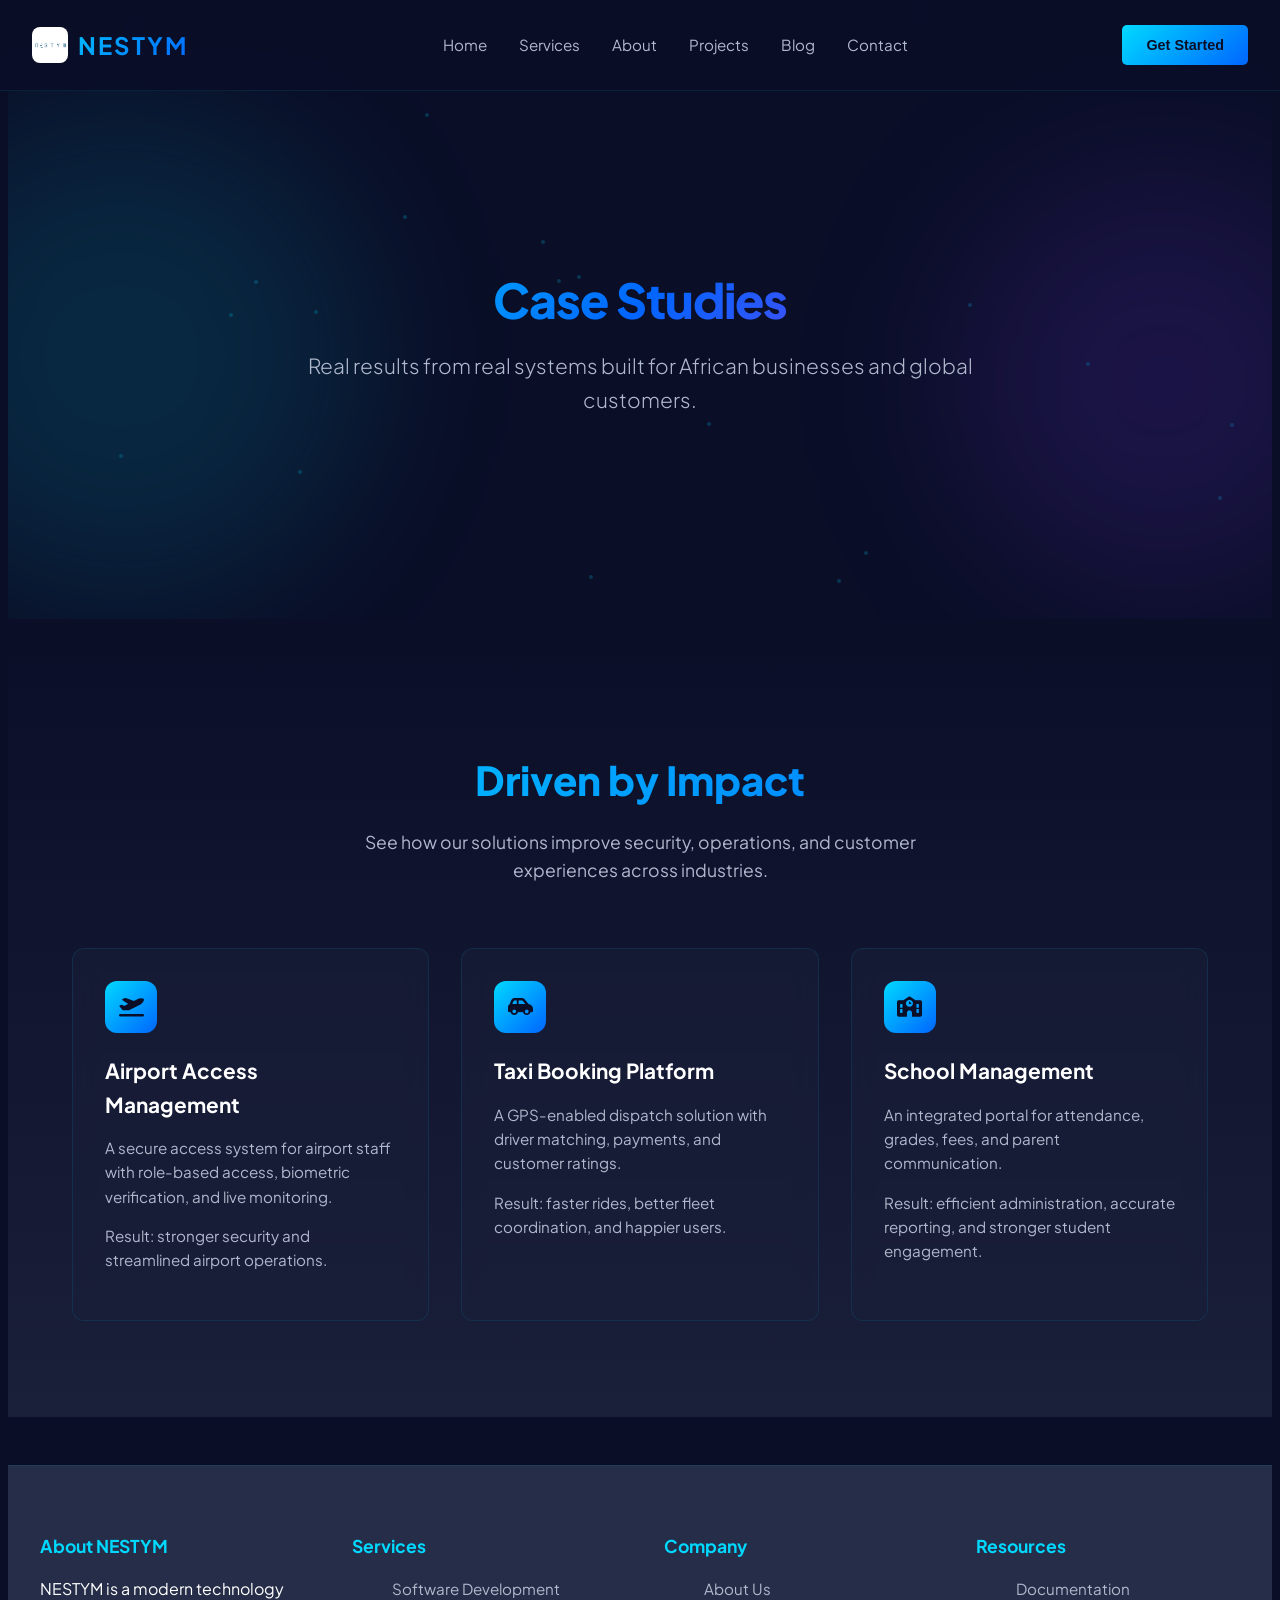
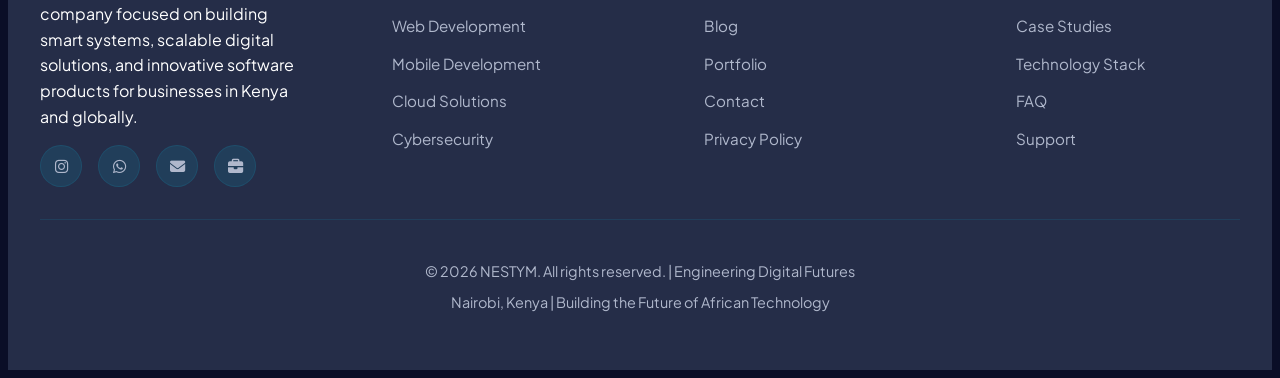
<file: pages/case-studies.html>
<!DOCTYPE html>
<html lang="en">
<head>
    <meta charset="UTF-8">
    <meta name="viewport" content="width=device-width, initial-scale=1.0">
    <meta name="description" content="NESTYM case studies showcasing successful software, system, and mobile projects.">
    <title>Case Studies | NESTYM</title>
    <link rel="icon" href="../images/nestym-logo.png" type="image/png">
    <link rel="preconnect" href="https://fonts.googleapis.com">
    <link rel="preconnect" href="https://fonts.gstatic.com" crossorigin>
    <link href="https://fonts.googleapis.com/css2?family=Plus+Jakarta+Sans:wght@300;400;500;600;700;800&display=swap" rel="stylesheet">
    <link rel="stylesheet" href="https://cdnjs.cloudflare.com/ajax/libs/font-awesome/6.5.1/css/all.min.css" crossorigin="anonymous" referrerpolicy="no-referrer">
    <link rel="stylesheet" href="../css/style.css">
</head>
<body>
    <div class="animated-bg" id="animatedBg"></div>

    <nav>
        <div class="nav-container">
            <a href="../index.html" class="logo"><img src="../images/nestym-logo.png" alt="NESTYM logo" width="36" height="36">NESTYM</a>
            <ul class="nav-links">
                <li><a href="../index.html#home">Home</a></li>
                <li><a href="services.html">Services</a></li>
                <li><a href="about.html">About</a></li>
                <li><a href="projects.html">Projects</a></li>
                <li><a href="blog.html">Blog</a></li>
                <li><a href="contact.html">Contact</a></li>
            </ul>
            <button class="cta-button" onclick="window.location.href='contact.html'">Get Started</button>
            <button class="menu-toggle" id="menuToggle" aria-label="Open menu" aria-expanded="false">☰</button>
        </div>
    </nav>

    <main>
        <section class="hero page-hero">
            <div class="hero-content">
                <h1>Case Studies</h1>
                <p class="tagline">Real results from real systems built for African businesses and global customers.</p>
            </div>
        </section>

        <section class="services">
            <div class="container">
                <div class="section-header">
                    <h2>Driven by Impact</h2>
                    <p>See how our solutions improve security, operations, and customer experiences across industries.</p>
                </div>

                <div class="services-grid">
                    <div class="service-card">
                        <div class="service-icon"><i class="fa-solid fa-plane-departure"></i></div>
                        <h3>Airport Access Management</h3>
                        <p>A secure access system for airport staff with role-based access, biometric verification, and live monitoring.</p>
                        <p>Result: stronger security and streamlined airport operations.</p>
                    </div>
                    <div class="service-card">
                        <div class="service-icon"><i class="fa-solid fa-car-side"></i></div>
                        <h3>Taxi Booking Platform</h3>
                        <p>A GPS-enabled dispatch solution with driver matching, payments, and customer ratings.</p>
                        <p>Result: faster rides, better fleet coordination, and happier users.</p>
                    </div>
                    <div class="service-card">
                        <div class="service-icon"><i class="fa-solid fa-school"></i></div>
                        <h3>School Management</h3>
                        <p>An integrated portal for attendance, grades, fees, and parent communication.</p>
                        <p>Result: efficient administration, accurate reporting, and stronger student engagement.</p>
                    </div>
                </div>
            </div>
        </section>
    </main>

    <footer>
        <div class="footer-content">
            <div class="footer-section">
                <h3>About NESTYM</h3>
                <p>NESTYM is a modern technology company focused on building smart systems, scalable digital solutions, and innovative software products for businesses in Kenya and globally.</p>
                <div class="social-links">
                    <a href="https://www.instagram.com/nestym.ke/" class="social-link" aria-label="Instagram" target="_blank" rel="noopener noreferrer"><i class="fa-brands fa-instagram"></i></a>
                    <a href="https://wa.me/254769159245" class="social-link" aria-label="WhatsApp" target="_blank" rel="noopener noreferrer"><i class="fa-brands fa-whatsapp"></i></a>
                    <a href="mailto:adnangrana001@gmail.com" class="social-link" aria-label="Email"><i class="fa-solid fa-envelope"></i></a>
                    <a href="https://adnan.co.ke" class="social-link" aria-label="Portfolio" target="_blank" rel="noopener noreferrer"><i class="fa-solid fa-briefcase"></i></a>
                </div>
            </div>

            <div class="footer-section">
                <h3>Services</h3>
                <ul>
                    <li><a href="services.html">Software Development</a></li>
                    <li><a href="services.html">Web Development</a></li>
                    <li><a href="services.html">Mobile Development</a></li>
                    <li><a href="services.html">Cloud Solutions</a></li>
                    <li><a href="services.html">Cybersecurity</a></li>
                </ul>
            </div>

            <div class="footer-section">
                <h3>Company</h3>
                <ul>
                    <li><a href="about.html">About Us</a></li>
                    <li><a href="blog.html">Blog</a></li>
                    <li><a href="https://adnan.co.ke" target="_blank" rel="noopener noreferrer">Portfolio</a></li>
                    <li><a href="contact.html">Contact</a></li>
                    <li><a href="privacy-policy.html">Privacy Policy</a></li>
                </ul>
            </div>

            <div class="footer-section">
                <h3>Resources</h3>
                <ul>
                    <li><a href="documentation.html">Documentation</a></li>
                    <li><a href="case-studies.html">Case Studies</a></li>
                    <li><a href="technology-stack.html">Technology Stack</a></li>
                    <li><a href="faq.html">FAQ</a></li>
                    <li><a href="support.html">Support</a></li>
                </ul>
            </div>
        </div>

        <div class="footer-bottom">
            <p>&copy; 2026 NESTYM. All rights reserved. | Engineering Digital Futures</p>
            <p>Nairobi, Kenya | Building the Future of African Technology</p>
        </div>
    </footer>

    <script src="../js/main.js" defer></script>
</body>
</html>
</file>
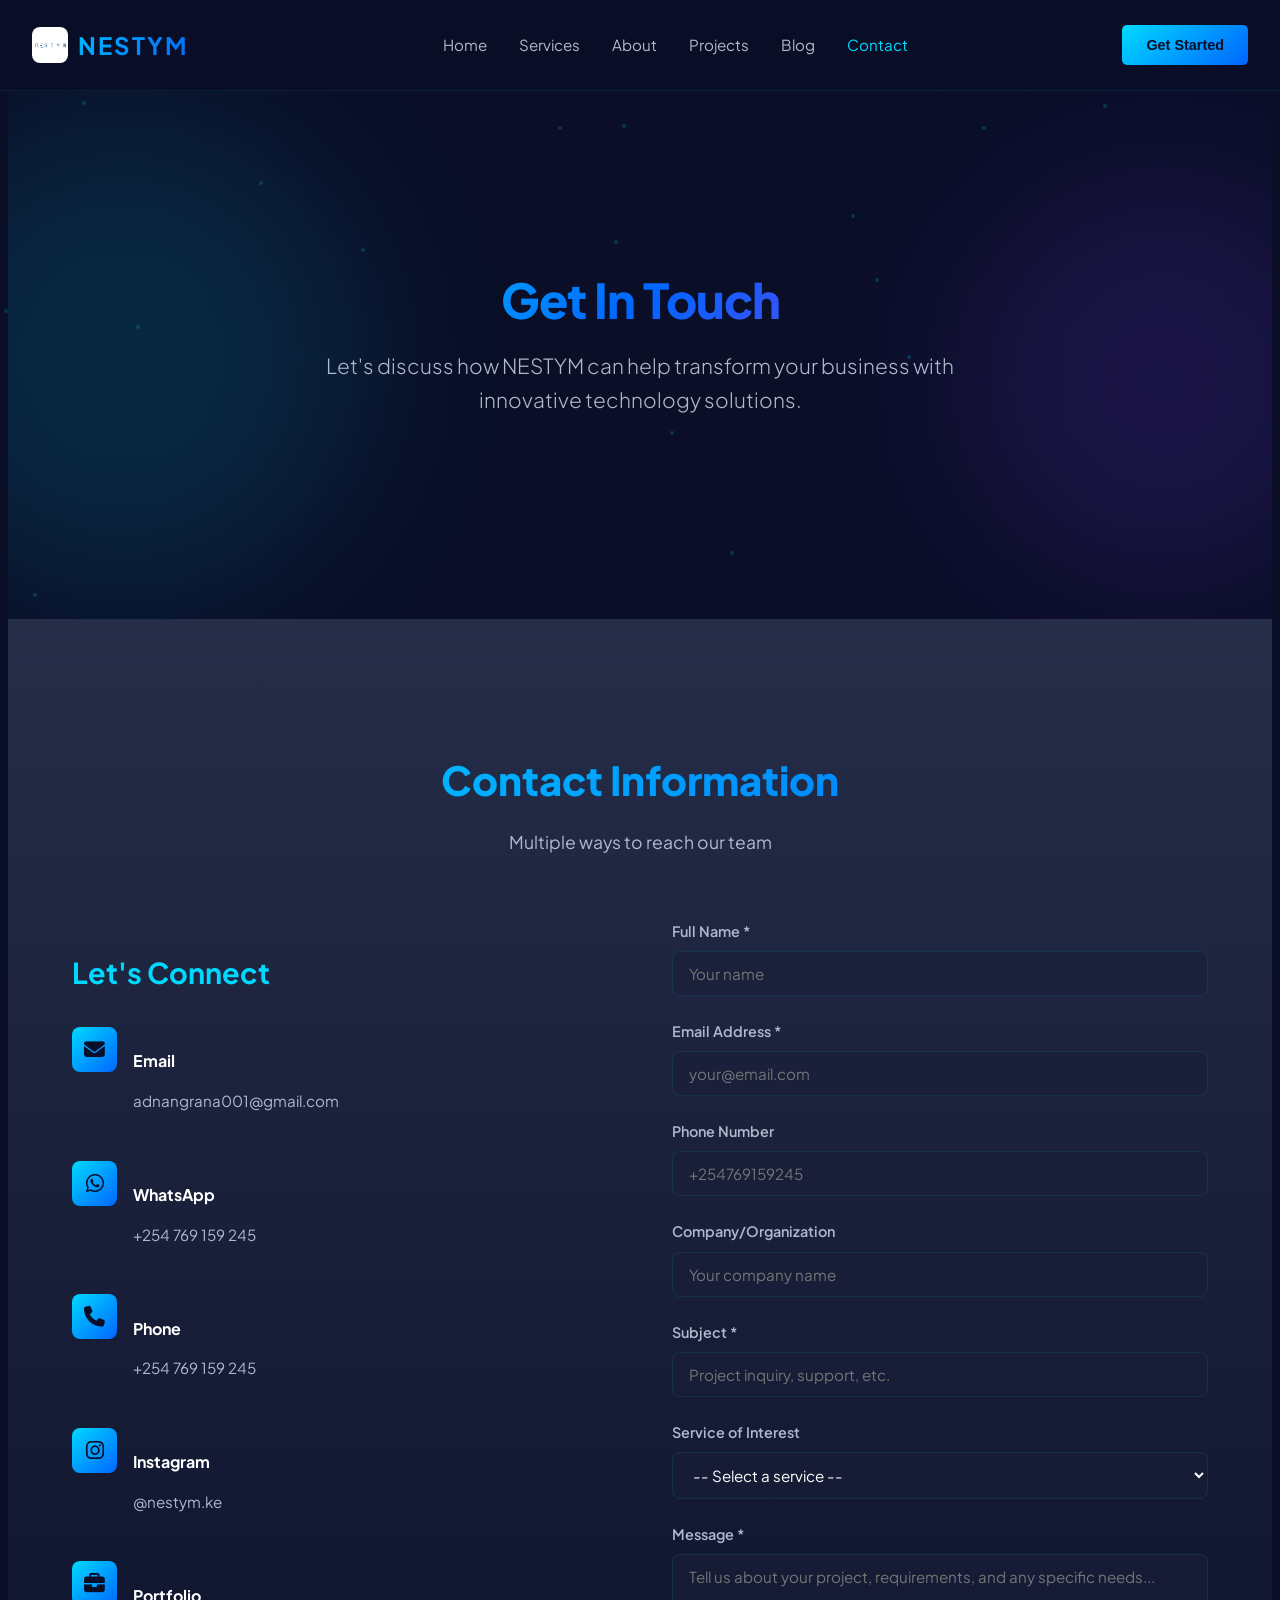
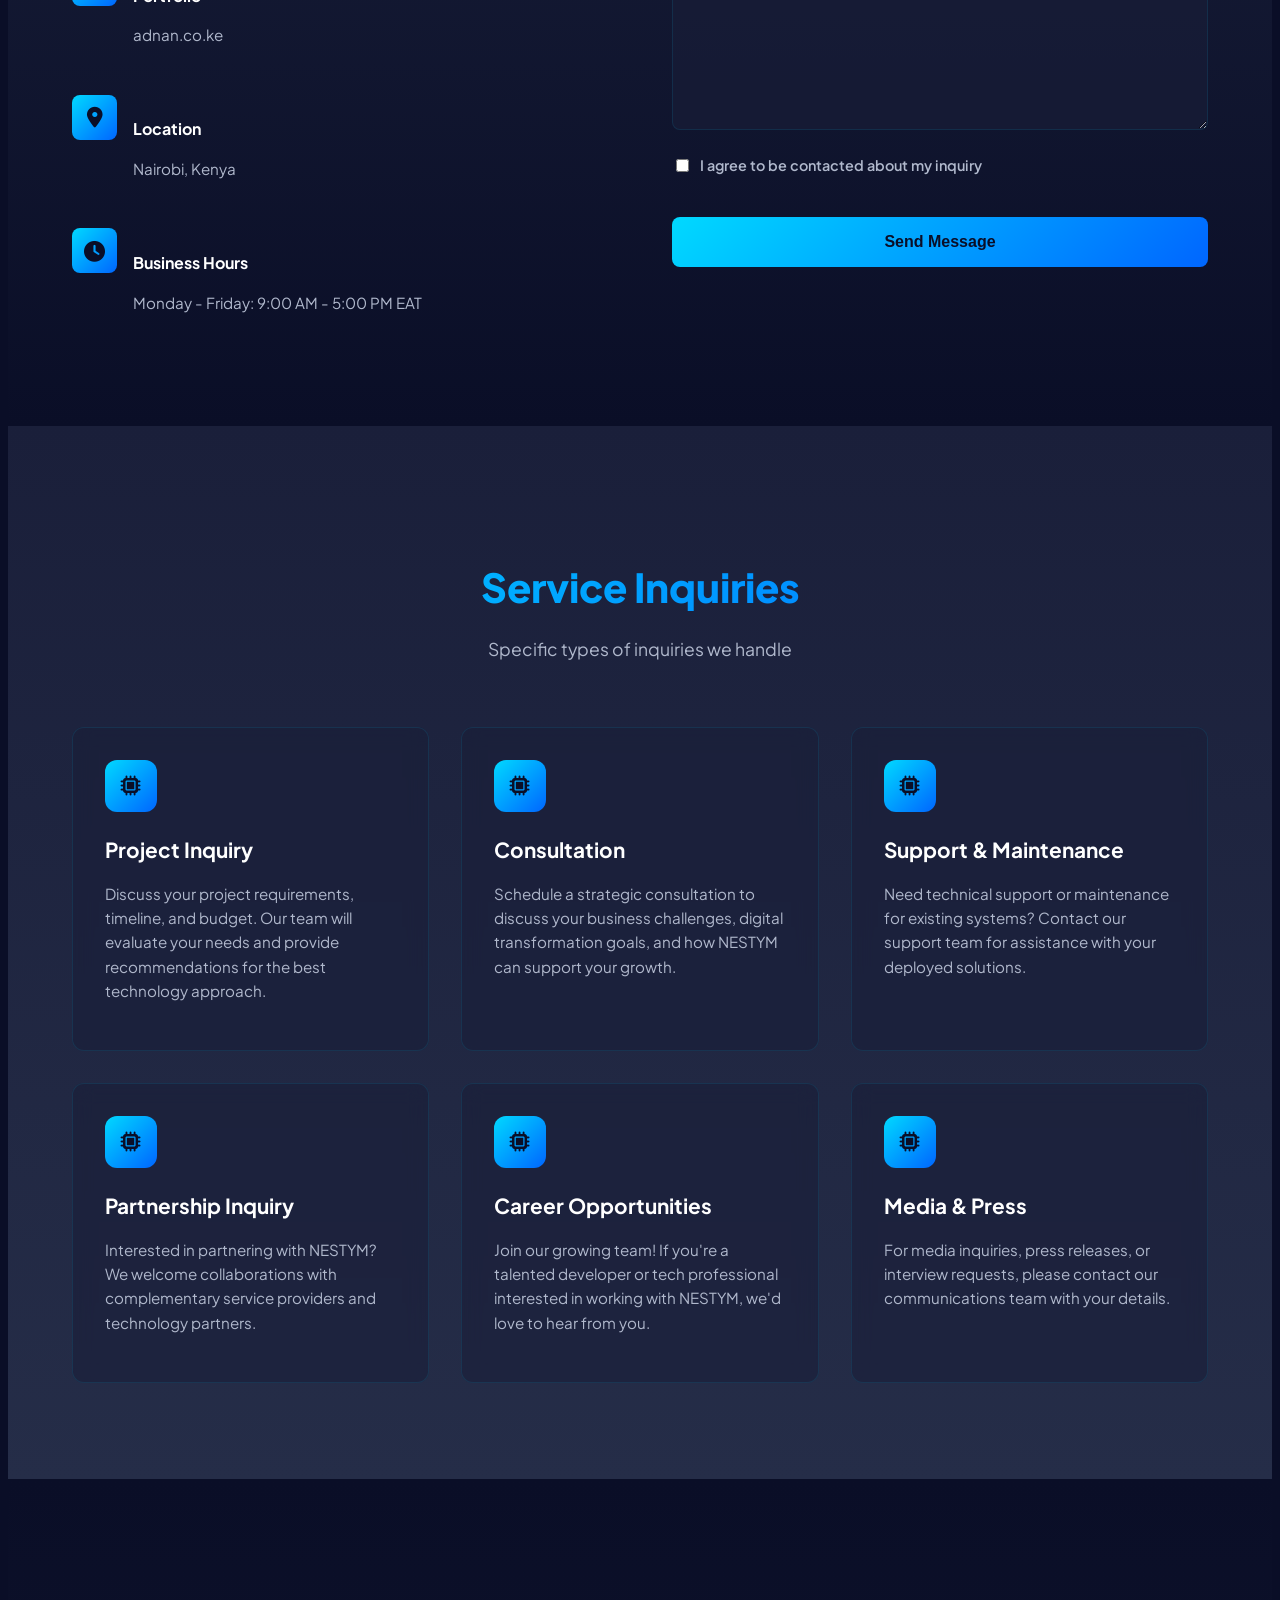
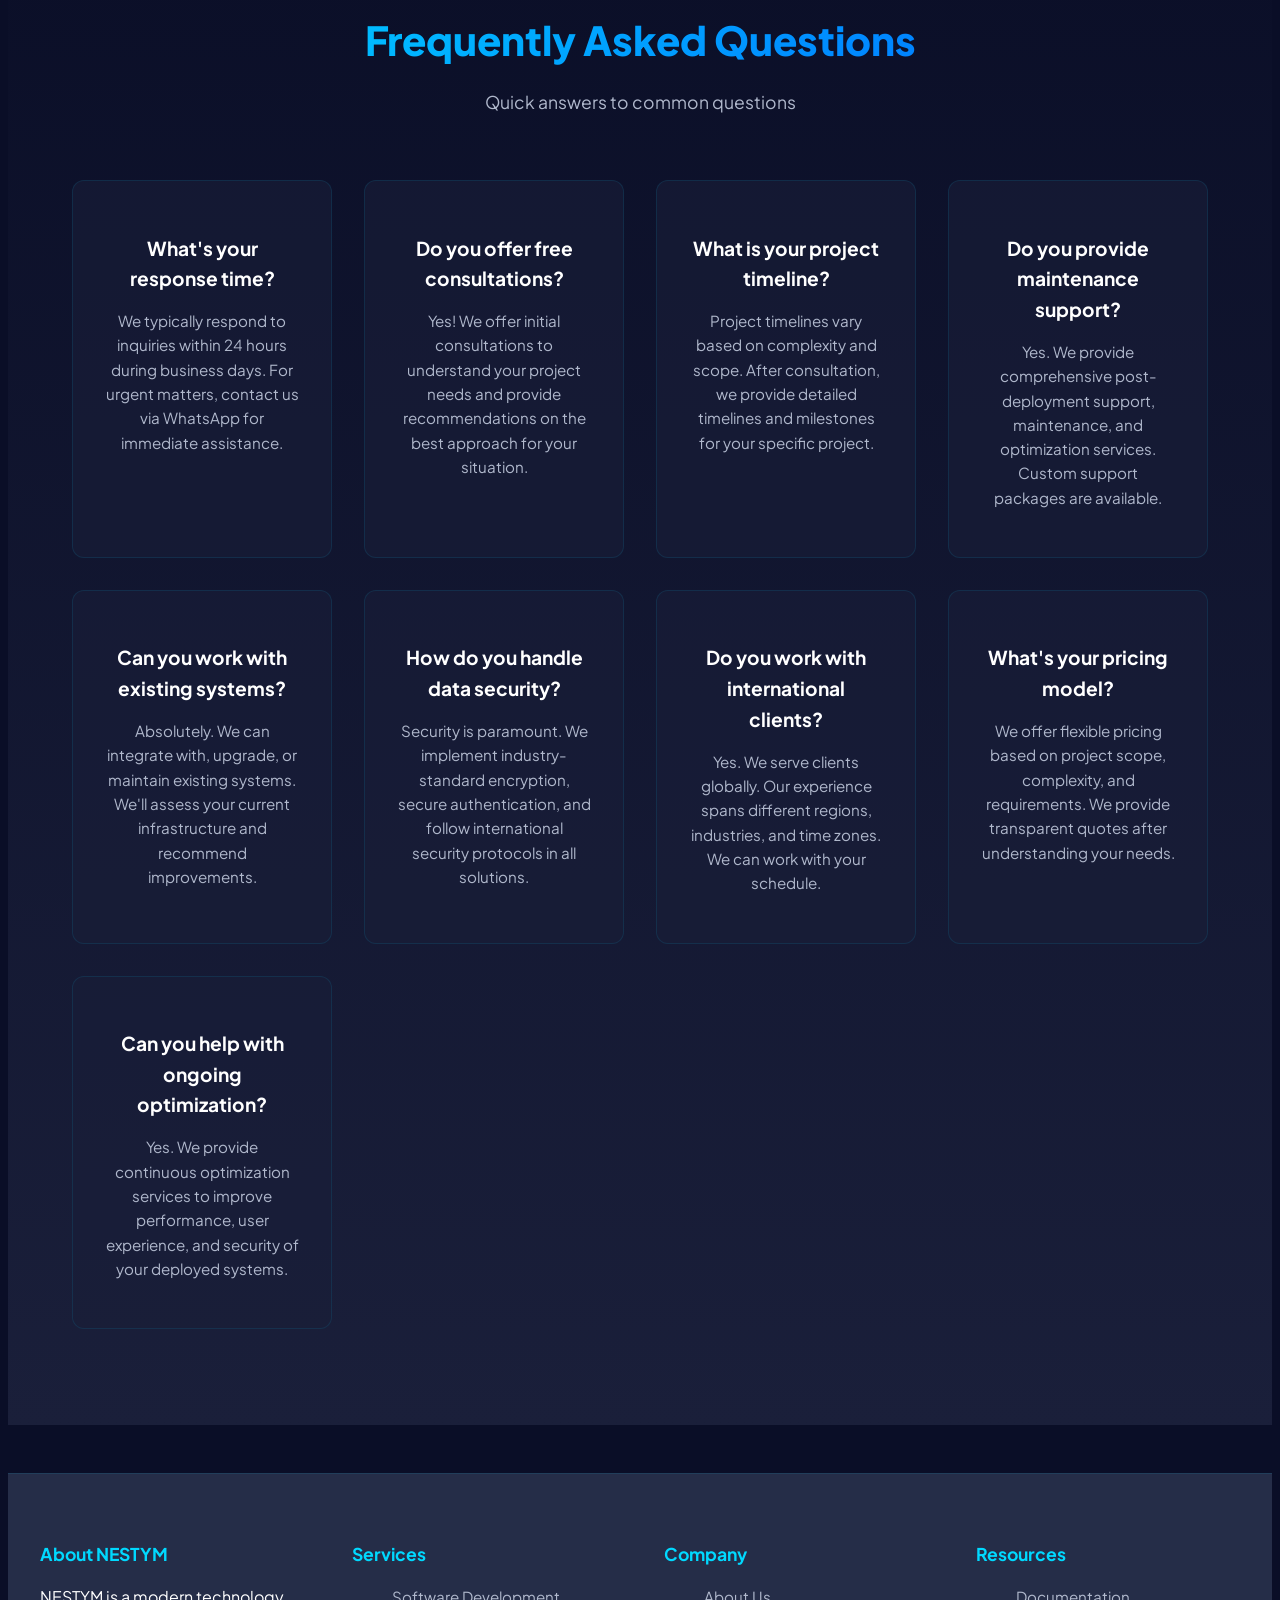
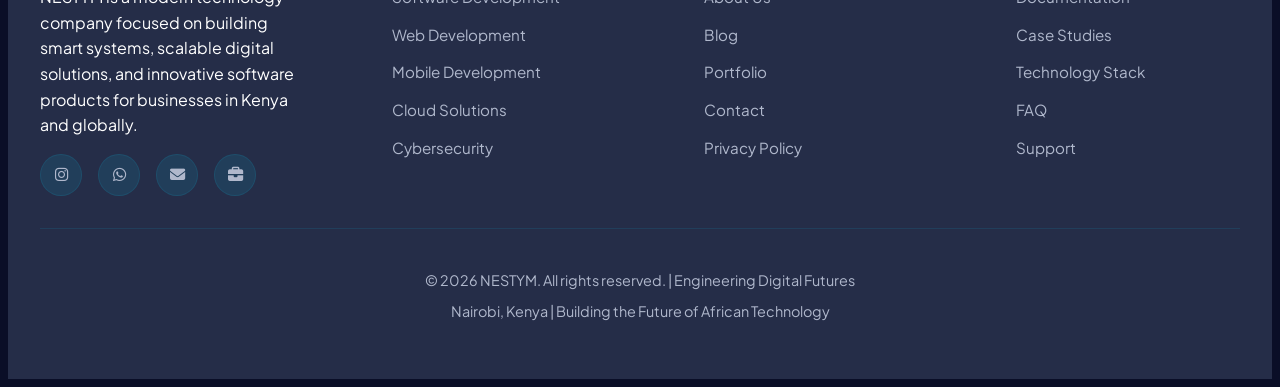
<file: pages/contact.html>
<!DOCTYPE html>
<html lang="en">
<head>
    <meta charset="UTF-8">
    <meta name="viewport" content="width=device-width, initial-scale=1.0">
    <meta name="description" content="Contact NESTYM - Get in touch with our team for your technology project or inquiries.">
    <title>Contact - NESTYM | Get In Touch</title>
        <link rel="icon" href="../images/nestym-logo.png" type="image/png">
    <link rel="preconnect" href="https://fonts.googleapis.com">
    <link rel="preconnect" href="https://fonts.gstatic.com" crossorigin>
    <link href="https://fonts.googleapis.com/css2?family=Plus+Jakarta+Sans:wght@300;400;500;600;700;800&display=swap" rel="stylesheet">
    <link rel="stylesheet" href="https://cdnjs.cloudflare.com/ajax/libs/font-awesome/6.5.1/css/all.min.css" crossorigin="anonymous" referrerpolicy="no-referrer">
    <link rel="stylesheet" href="../css/style.css">
</head>
<body>
    <!-- Animated Background -->
    <div class="animated-bg" id="animatedBg"></div>

    <!-- Navigation -->
    <nav>
        <div class="nav-container">
            <a href="../index.html" class="logo"><img src="../images/nestym-logo.png" alt="NESTYM logo" width="36" height="36">NESTYM</a>
            <ul class="nav-links">
                <li><a href="../index.html">Home</a></li>
                <li><a href="services.html">Services</a></li>
                <li><a href="about.html">About</a></li>
                <li><a href="projects.html">Projects</a></li>
                <li><a href="blog.html">Blog</a></li>
                <li><a href="contact.html">Contact</a></li>
            </ul>
            <button class="cta-button" onclick="window.location.href='contact.html'">Get Started</button>
            <button class="menu-toggle" id="menuToggle" aria-label="Open menu" aria-expanded="false">☰</button>
        </div>
    </nav>

    <!-- Hero Section -->
    <section class="hero page-hero">
        <div class="hero-content">
            <h1>Get In Touch</h1>
            <p class="tagline">Let's discuss how NESTYM can help transform your business with innovative technology solutions.</p>
        </div>
    </section>

    <!-- Contact Section -->
    <section class="contact">
        <div class="container">
            <div class="section-header">
                <h2>Contact Information</h2>
                <p>Multiple ways to reach our team</p>
            </div>

            <div class="contact-content" style="margin-top: 3rem;">
                <div class="contact-info">
                    <h3>Let's Connect</h3>
                    <div class="contact-methods">
                        <div class="contact-method">
                            <div class="contact-icon"><i class="fa-solid fa-envelope" aria-hidden="true"></i></div>
                            <div class="contact-details">
                                <h4>Email</h4>
                                <p><a href="mailto:adnangrana001@gmail.com">adnangrana001@gmail.com</a></p>
                            </div>
                        </div>

                        <div class="contact-method">
                            <div class="contact-icon"><i class="fa-brands fa-whatsapp" aria-hidden="true"></i></div>
                            <div class="contact-details">
                                <h4>WhatsApp</h4>
                                <p><a href="https://wa.me/254769159245" target="_blank" rel="noopener noreferrer">+254 769 159 245</a></p>
                            </div>
                        </div>

                        <div class="contact-method">
                            <div class="contact-icon"><i class="fa-solid fa-phone" aria-hidden="true"></i></div>
                            <div class="contact-details">
                                <h4>Phone</h4>
                                <p><a href="tel:+254769159245">+254 769 159 245</a></p>
                            </div>
                        </div>

                        <div class="contact-method">
                            <div class="contact-icon"><i class="fa-brands fa-instagram" aria-hidden="true"></i></div>
                            <div class="contact-details">
                                <h4>Instagram</h4>
                                <p><a href="https://www.instagram.com/nestym.ke/" target="_blank" rel="noopener noreferrer">@nestym.ke</a></p>
                            </div>
                        </div>

                        <div class="contact-method">
                            <div class="contact-icon"><i class="fa-solid fa-briefcase" aria-hidden="true"></i></div>
                            <div class="contact-details">
                                <h4>Portfolio</h4>
                                <p><a href="https://adnan.co.ke" target="_blank" rel="noopener noreferrer">adnan.co.ke</a></p>
                            </div>
                        </div>

                        <div class="contact-method">
                            <div class="contact-icon"><i class="fa-solid fa-location-dot" aria-hidden="true"></i></div>
                            <div class="contact-details">
                                <h4>Location</h4>
                                <p>Nairobi, Kenya</p>
                            </div>
                        </div>

                        <div class="contact-method">
                            <div class="contact-icon"><i class="fa-solid fa-clock" aria-hidden="true"></i></div>
                            <div class="contact-details">
                                <h4>Business Hours</h4>
                                <p>Monday - Friday: 9:00 AM - 5:00 PM EAT</p>
                            </div>
                        </div>
                    </div>
                </div>

                <div>
                    <form class="contact-form" id="contactForm">
                        <div class="form-group">
                            <label for="name">Full Name *</label>
                            <input type="text" id="name" name="name" placeholder="Your name" required>
                        </div>

                        <div class="form-group">
                            <label for="email">Email Address *</label>
                            <input type="email" id="email" name="email" placeholder="your@email.com" required>
                        </div>

                        <div class="form-group">
                            <label for="phone">Phone Number</label>
                            <input type="tel" id="phone" name="phone" placeholder="+254769159245">
                        </div>

                        <div class="form-group">
                            <label for="company">Company/Organization</label>
                            <input type="text" id="company" name="company" placeholder="Your company name">
                        </div>

                        <div class="form-group">
                            <label for="subject">Subject *</label>
                            <input type="text" id="subject" name="subject" placeholder="Project inquiry, support, etc." required>
                        </div>

                        <div class="form-group">
                            <label for="service">Service of Interest</label>
                            <select id="service" name="service" style="background: rgba(26, 31, 58, 0.6); border: 1px solid var(--border-light); border-radius: 8px; padding: 0.75rem 1rem; color: var(--text-primary); font-family: inherit; font-size: 0.95rem; transition: all 0.3s ease;">
                                <option style="background: var(--tertiary-dark); color: var(--text-primary);">-- Select a service --</option>
                                <option style="background: var(--tertiary-dark); color: var(--text-primary);">Software Development</option>
                                <option style="background: var(--tertiary-dark); color: var(--text-primary);">Web Development</option>
                                <option style="background: var(--tertiary-dark); color: var(--text-primary);">Mobile Development</option>
                                <option style="background: var(--tertiary-dark); color: var(--text-primary);">System Development</option>
                                <option style="background: var(--tertiary-dark); color: var(--text-primary);">Cloud Solutions</option>
                                <option style="background: var(--tertiary-dark); color: var(--text-primary);">Cybersecurity</option>
                                <option style="background: var(--tertiary-dark); color: var(--text-primary);">Domain & Hosting</option>
                                <option style="background: var(--tertiary-dark); color: var(--text-primary);">Other</option>
                            </select>
                        </div>

                        <div class="form-group">
                            <label for="message">Message *</label>
                            <textarea id="message" name="message" placeholder="Tell us about your project, requirements, and any specific needs..." required></textarea>
                        </div>

                        <div class="form-group">
                            <label style="display: flex; align-items: center; gap: 0.5rem; cursor: pointer;">
                                <input type="checkbox" name="consent" style="width: auto;" required>
                                <span>I agree to be contacted about my inquiry</span>
                            </label>
                        </div>

                        <button type="submit" class="submit-btn">Send Message</button>
                    </form>
                </div>
            </div>
        </div>
    </section>

    <!-- Service Inquiry Section -->
    <section style="background: linear-gradient(180deg, var(--secondary-dark), var(--tertiary-dark)); padding: 6rem 2rem;">
        <div class="container">
            <div class="section-header">
                <h2>Service Inquiries</h2>
                <p>Specific types of inquiries we handle</p>
            </div>

            <div class="services-grid" style="margin-top: 3rem;">
                <div class="service-card">
                    <div class="service-icon"><i class="fa-solid fa-microchip" aria-hidden="true"></i></div>
                    <h3>Project Inquiry</h3>
                    <p>Discuss your project requirements, timeline, and budget. Our team will evaluate your needs and provide recommendations for the best technology approach.</p>
                </div>

                <div class="service-card">
                    <div class="service-icon"><i class="fa-solid fa-microchip" aria-hidden="true"></i></div>
                    <h3>Consultation</h3>
                    <p>Schedule a strategic consultation to discuss your business challenges, digital transformation goals, and how NESTYM can support your growth.</p>
                </div>

                <div class="service-card">
                    <div class="service-icon"><i class="fa-solid fa-microchip" aria-hidden="true"></i></div>
                    <h3>Support & Maintenance</h3>
                    <p>Need technical support or maintenance for existing systems? Contact our support team for assistance with your deployed solutions.</p>
                </div>

                <div class="service-card">
                    <div class="service-icon"><i class="fa-solid fa-microchip" aria-hidden="true"></i></div>
                    <h3>Partnership Inquiry</h3>
                    <p>Interested in partnering with NESTYM? We welcome collaborations with complementary service providers and technology partners.</p>
                </div>

                <div class="service-card">
                    <div class="service-icon"><i class="fa-solid fa-microchip" aria-hidden="true"></i></div>
                    <h3>Career Opportunities</h3>
                    <p>Join our growing team! If you're a talented developer or tech professional interested in working with NESTYM, we'd love to hear from you.</p>
                </div>

                <div class="service-card">
                    <div class="service-icon"><i class="fa-solid fa-microchip" aria-hidden="true"></i></div>
                    <h3>Media & Press</h3>
                    <p>For media inquiries, press releases, or interview requests, please contact our communications team with your details.</p>
                </div>
            </div>
        </div>
    </section>

    <!-- FAQ Section -->
    <section class="why-choose">
        <div class="container">
            <div class="section-header">
                <h2>Frequently Asked Questions</h2>
                <p>Quick answers to common questions</p>
            </div>

            <div class="features-grid" style="margin-top: 3rem;">
                <div class="feature-box">
                    <h3>What's your response time?</h3>
                    <p>We typically respond to inquiries within 24 hours during business days. For urgent matters, contact us via WhatsApp for immediate assistance.</p>
                </div>

                <div class="feature-box">
                    <h3>Do you offer free consultations?</h3>
                    <p>Yes! We offer initial consultations to understand your project needs and provide recommendations on the best approach for your situation.</p>
                </div>

                <div class="feature-box">
                    <h3>What is your project timeline?</h3>
                    <p>Project timelines vary based on complexity and scope. After consultation, we provide detailed timelines and milestones for your specific project.</p>
                </div>

                <div class="feature-box">
                    <h3>Do you provide maintenance support?</h3>
                    <p>Yes. We provide comprehensive post-deployment support, maintenance, and optimization services. Custom support packages are available.</p>
                </div>

                <div class="feature-box">
                    <h3>Can you work with existing systems?</h3>
                    <p>Absolutely. We can integrate with, upgrade, or maintain existing systems. We'll assess your current infrastructure and recommend improvements.</p>
                </div>

                <div class="feature-box">
                    <h3>How do you handle data security?</h3>
                    <p>Security is paramount. We implement industry-standard encryption, secure authentication, and follow international security protocols in all solutions.</p>
                </div>

                <div class="feature-box">
                    <h3>Do you work with international clients?</h3>
                    <p>Yes. We serve clients globally. Our experience spans different regions, industries, and time zones. We can work with your schedule.</p>
                </div>

                <div class="feature-box">
                    <h3>What's your pricing model?</h3>
                    <p>We offer flexible pricing based on project scope, complexity, and requirements. We provide transparent quotes after understanding your needs.</p>
                </div>

                <div class="feature-box">
                    <h3>Can you help with ongoing optimization?</h3>
                    <p>Yes. We provide continuous optimization services to improve performance, user experience, and security of your deployed systems.</p>
                </div>
            </div>
        </div>
    </section>

    <!-- Footer -->
    <footer>
        <div class="footer-content">
            <div class="footer-section">
                <h3>About NESTYM</h3>
                <p>NESTYM is a modern technology company focused on building smart systems, scalable digital solutions, and innovative software products for businesses in Kenya and globally.</p>
                <div class="social-links">
                    <a href="https://www.instagram.com/nestym.ke/" class="social-link" aria-label="Instagram" target="_blank" rel="noopener noreferrer"><i class="fa-brands fa-instagram"></i></a>
                    <a href="https://wa.me/254769159245" class="social-link" aria-label="WhatsApp" target="_blank" rel="noopener noreferrer"><i class="fa-brands fa-whatsapp"></i></a>
                    <a href="mailto:adnangrana001@gmail.com" class="social-link" aria-label="Email"><i class="fa-solid fa-envelope"></i></a>
                    <a href="https://adnan.co.ke" class="social-link" aria-label="Portfolio" target="_blank" rel="noopener noreferrer"><i class="fa-solid fa-briefcase"></i></a>
                </div>
            </div>

            <div class="footer-section">
                <h3>Services</h3>
                <ul>
                    <li><a href="services.html">Software Development</a></li>
                    <li><a href="services.html">Web Development</a></li>
                    <li><a href="services.html">Mobile Development</a></li>
                    <li><a href="services.html">Cloud Solutions</a></li>
                    <li><a href="services.html">Cybersecurity</a></li>
                </ul>
            </div>

            <div class="footer-section">
                <h3>Company</h3>
                <ul>
                    <li><a href="about.html">About Us</a></li>
                    <li><a href="blog.html">Blog</a></li>
                    <li><a href="https://adnan.co.ke" target="_blank" rel="noopener noreferrer">Portfolio</a></li>
                    <li><a href="contact.html">Contact</a></li>
                    <li><a href="privacy-policy.html">Privacy Policy</a></li>
                </ul>
            </div>

            <div class="footer-section">
                <h3>Resources</h3>
                <ul>
                    <li><a href="documentation.html">Documentation</a></li>
                    <li><a href="case-studies.html">Case Studies</a></li>
                    <li><a href="technology-stack.html">Technology Stack</a></li>
                    <li><a href="faq.html">FAQ</a></li>
                    <li><a href="support.html">Support</a></li>
                </ul>
            </div>
        </div>

        <div class="footer-bottom">
            <p>&copy; 2026 NESTYM. All rights reserved. | Engineering Digital Futures</p>
            <p>Nairobi, Kenya | Building the Future of African Technology</p>
        </div>
    </footer>
    <script src="../js/main.js" defer></script>
</body>
</html>
</file>
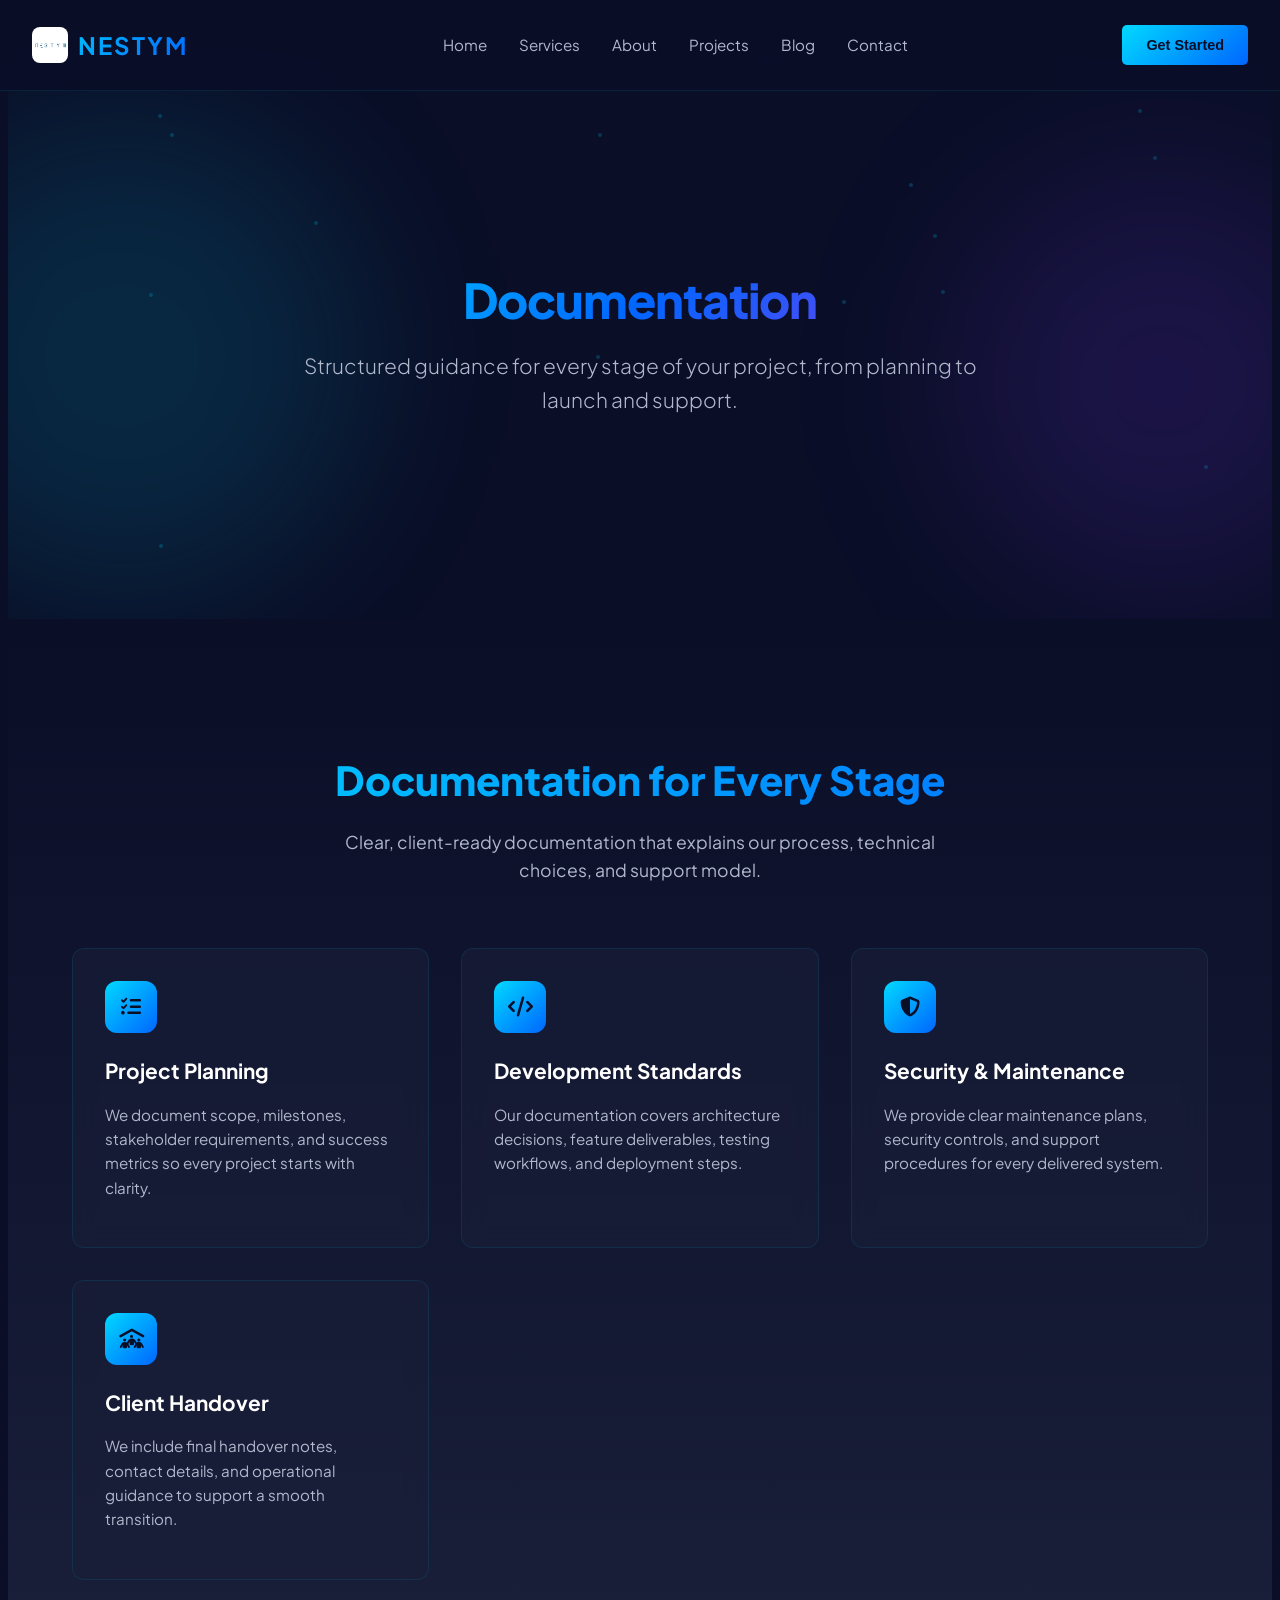
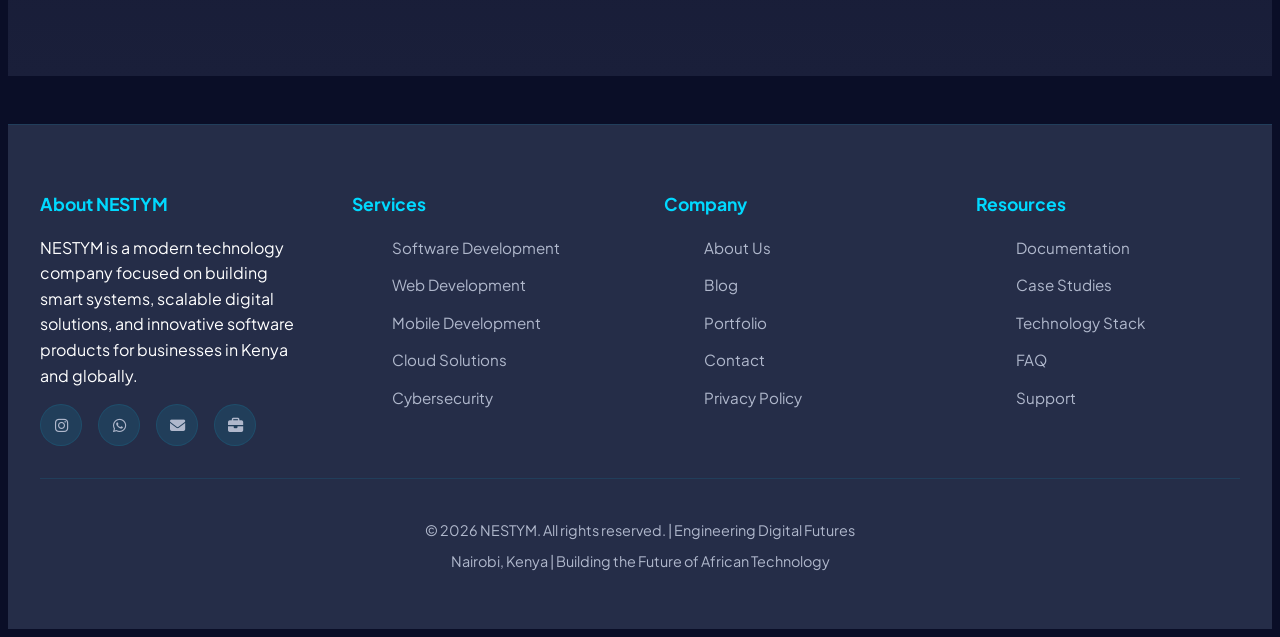
<file: pages/documentation.html>
<!DOCTYPE html>
<html lang="en">
<head>
    <meta charset="UTF-8">
    <meta name="viewport" content="width=device-width, initial-scale=1.0">
    <meta name="description" content="NESTYM Documentation page with site, service, and technical guidance for clients.">
    <title>Documentation | NESTYM</title>
    <link rel="icon" href="../images/nestym-logo.png" type="image/png">
    <link rel="preconnect" href="https://fonts.googleapis.com">
    <link rel="preconnect" href="https://fonts.gstatic.com" crossorigin>
    <link href="https://fonts.googleapis.com/css2?family=Plus+Jakarta+Sans:wght@300;400;500;600;700;800&display=swap" rel="stylesheet">
    <link rel="stylesheet" href="https://cdnjs.cloudflare.com/ajax/libs/font-awesome/6.5.1/css/all.min.css" crossorigin="anonymous" referrerpolicy="no-referrer">
    <link rel="stylesheet" href="../css/style.css">
</head>
<body>
    <div class="animated-bg" id="animatedBg"></div>

    <nav>
        <div class="nav-container">
            <a href="../index.html" class="logo"><img src="../images/nestym-logo.png" alt="NESTYM logo" width="36" height="36">NESTYM</a>
            <ul class="nav-links">
                <li><a href="../index.html#home">Home</a></li>
                <li><a href="services.html">Services</a></li>
                <li><a href="about.html">About</a></li>
                <li><a href="projects.html">Projects</a></li>
                <li><a href="blog.html">Blog</a></li>
                <li><a href="contact.html">Contact</a></li>
            </ul>
            <button class="cta-button" onclick="window.location.href='contact.html'">Get Started</button>
            <button class="menu-toggle" id="menuToggle" aria-label="Open menu" aria-expanded="false">☰</button>
        </div>
    </nav>

    <main>
        <section class="hero page-hero">
            <div class="hero-content">
                <h1>Documentation</h1>
                <p class="tagline">Structured guidance for every stage of your project, from planning to launch and support.</p>
            </div>
        </section>

        <section class="services">
            <div class="container">
                <div class="section-header">
                    <h2>Documentation for Every Stage</h2>
                    <p>Clear, client-ready documentation that explains our process, technical choices, and support model.</p>
                </div>

                <div class="services-grid">
                    <div class="service-card">
                        <div class="service-icon"><i class="fa-solid fa-list-check"></i></div>
                        <h3>Project Planning</h3>
                        <p>We document scope, milestones, stakeholder requirements, and success metrics so every project starts with clarity.</p>
                    </div>
                    <div class="service-card">
                        <div class="service-icon"><i class="fa-solid fa-code"></i></div>
                        <h3>Development Standards</h3>
                        <p>Our documentation covers architecture decisions, feature deliverables, testing workflows, and deployment steps.</p>
                    </div>
                    <div class="service-card">
                        <div class="service-icon"><i class="fa-solid fa-shield-halved"></i></div>
                        <h3>Security & Maintenance</h3>
                        <p>We provide clear maintenance plans, security controls, and support procedures for every delivered system.</p>
                    </div>
                    <div class="service-card">
                        <div class="service-icon"><i class="fa-solid fa-people-roof"></i></div>
                        <h3>Client Handover</h3>
                        <p>We include final handover notes, contact details, and operational guidance to support a smooth transition.</p>
                    </div>
                </div>
            </div>
        </section>
    </main>

    <footer>
        <div class="footer-content">
            <div class="footer-section">
                <h3>About NESTYM</h3>
                <p>NESTYM is a modern technology company focused on building smart systems, scalable digital solutions, and innovative software products for businesses in Kenya and globally.</p>
                <div class="social-links">
                    <a href="https://www.instagram.com/nestym.ke/" class="social-link" aria-label="Instagram" target="_blank" rel="noopener noreferrer"><i class="fa-brands fa-instagram"></i></a>
                    <a href="https://wa.me/254769159245" class="social-link" aria-label="WhatsApp" target="_blank" rel="noopener noreferrer"><i class="fa-brands fa-whatsapp"></i></a>
                    <a href="mailto:adnangrana001@gmail.com" class="social-link" aria-label="Email"><i class="fa-solid fa-envelope"></i></a>
                    <a href="https://adnan.co.ke" class="social-link" aria-label="Portfolio" target="_blank" rel="noopener noreferrer"><i class="fa-solid fa-briefcase"></i></a>
                </div>
            </div>

            <div class="footer-section">
                <h3>Services</h3>
                <ul>
                    <li><a href="services.html">Software Development</a></li>
                    <li><a href="services.html">Web Development</a></li>
                    <li><a href="services.html">Mobile Development</a></li>
                    <li><a href="services.html">Cloud Solutions</a></li>
                    <li><a href="services.html">Cybersecurity</a></li>
                </ul>
            </div>

            <div class="footer-section">
                <h3>Company</h3>
                <ul>
                    <li><a href="about.html">About Us</a></li>
                    <li><a href="blog.html">Blog</a></li>
                    <li><a href="https://adnan.co.ke" target="_blank" rel="noopener noreferrer">Portfolio</a></li>
                    <li><a href="contact.html">Contact</a></li>
                    <li><a href="privacy-policy.html">Privacy Policy</a></li>
                </ul>
            </div>

            <div class="footer-section">
                <h3>Resources</h3>
                <ul>
                    <li><a href="documentation.html">Documentation</a></li>
                    <li><a href="case-studies.html">Case Studies</a></li>
                    <li><a href="technology-stack.html">Technology Stack</a></li>
                    <li><a href="faq.html">FAQ</a></li>
                    <li><a href="support.html">Support</a></li>
                </ul>
            </div>
        </div>

        <div class="footer-bottom">
            <p>&copy; 2026 NESTYM. All rights reserved. | Engineering Digital Futures</p>
            <p>Nairobi, Kenya | Building the Future of African Technology</p>
        </div>
    </footer>

    <script src="../js/main.js" defer></script>
</body>
</html>
</file>
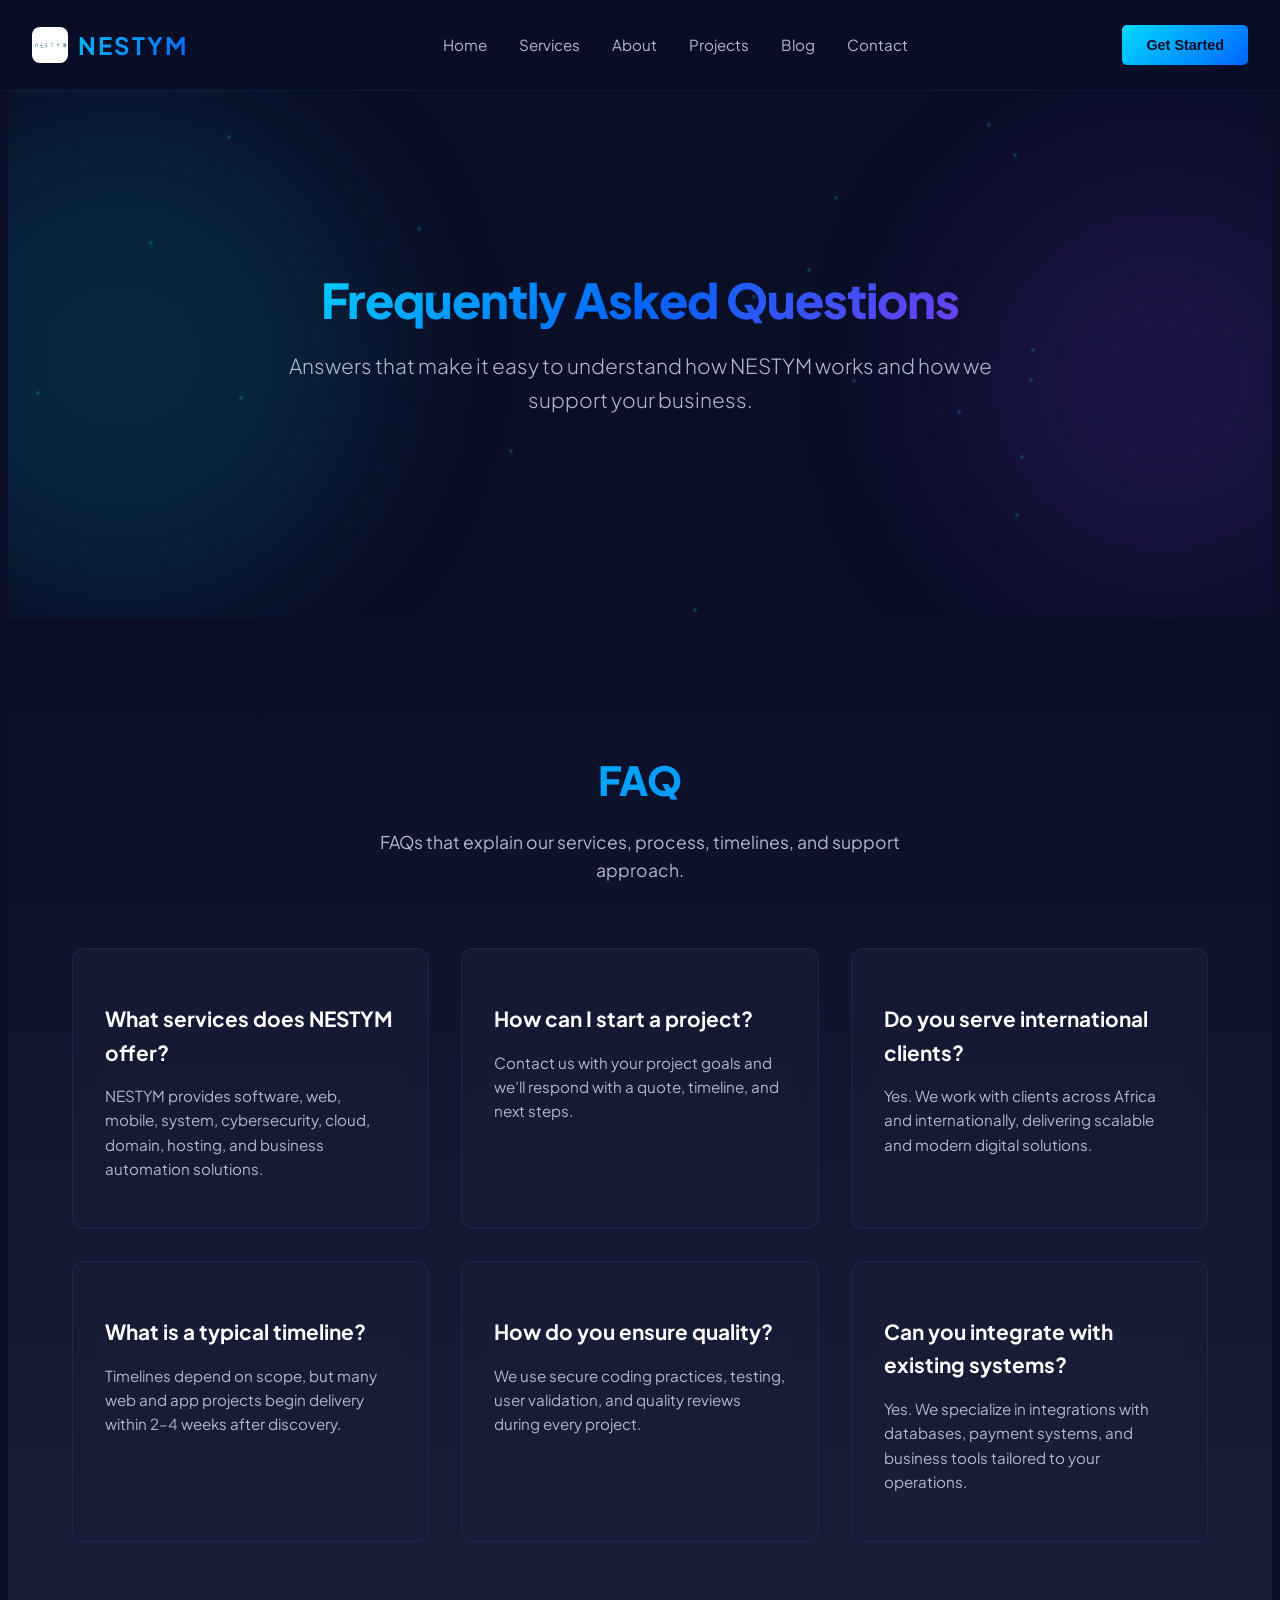
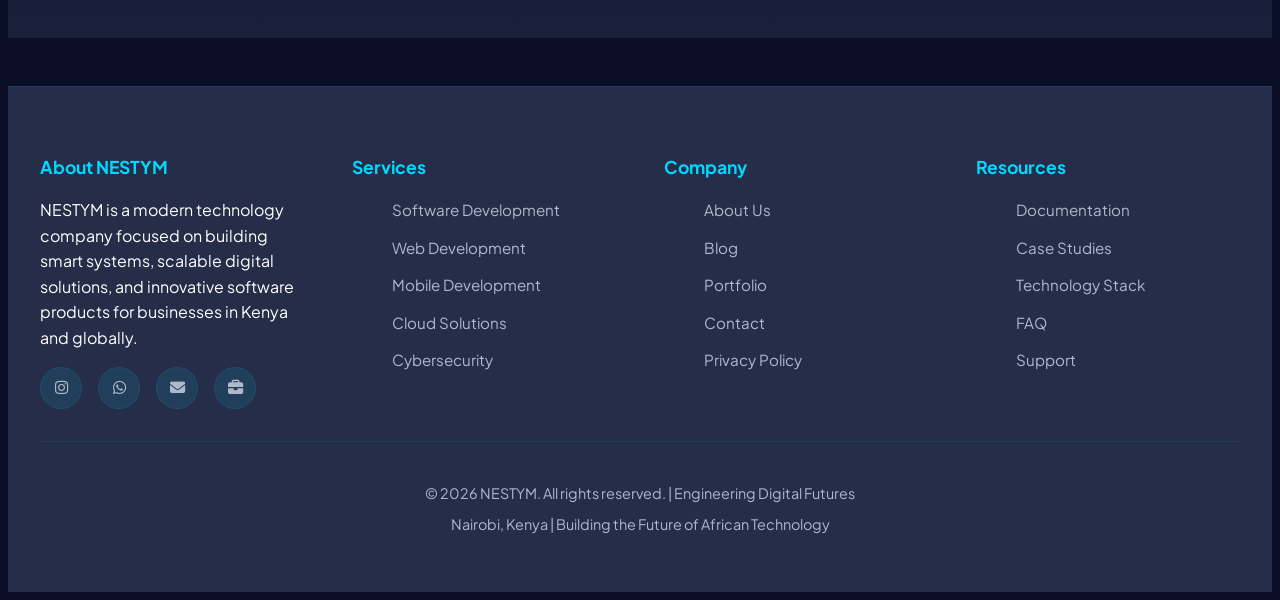
<file: pages/faq.html>
<!DOCTYPE html>
<html lang="en">
<head>
    <meta charset="UTF-8">
    <meta name="viewport" content="width=device-width, initial-scale=1.0">
    <meta name="description" content="Frequently Asked Questions for NESTYM - expert software, system, web, and mobile development in Kenya.">
    <title>FAQ | NESTYM</title>
    <link rel="icon" href="../images/nestym-logo.png" type="image/png">
    <link rel="preconnect" href="https://fonts.googleapis.com">
    <link rel="preconnect" href="https://fonts.gstatic.com" crossorigin>
    <link href="https://fonts.googleapis.com/css2?family=Plus+Jakarta+Sans:wght@300;400;500;600;700;800&display=swap" rel="stylesheet">
    <link rel="stylesheet" href="https://cdnjs.cloudflare.com/ajax/libs/font-awesome/6.5.1/css/all.min.css" crossorigin="anonymous" referrerpolicy="no-referrer">
    <link rel="stylesheet" href="../css/style.css">
</head>
<body>
    <div class="animated-bg" id="animatedBg"></div>

    <nav>
        <div class="nav-container">
            <a href="../index.html" class="logo"><img src="../images/nestym-logo.png" alt="NESTYM logo" width="36" height="36">NESTYM</a>
            <ul class="nav-links">
                <li><a href="../index.html#home">Home</a></li>
                <li><a href="services.html">Services</a></li>
                <li><a href="about.html">About</a></li>
                <li><a href="projects.html">Projects</a></li>
                <li><a href="blog.html">Blog</a></li>
                <li><a href="contact.html">Contact</a></li>
            </ul>
            <button class="cta-button" onclick="window.location.href='contact.html'">Get Started</button>
            <button class="menu-toggle" id="menuToggle" aria-label="Open menu" aria-expanded="false">☰</button>
        </div>
    </nav>

    <main>
        <section class="hero page-hero">
            <div class="hero-content">
                <h1>Frequently Asked Questions</h1>
                <p class="tagline">Answers that make it easy to understand how NESTYM works and how we support your business.</p>
            </div>
        </section>

        <section class="services">
            <div class="container">
                <div class="section-header">
                    <h2>FAQ</h2>
                    <p>FAQs that explain our services, process, timelines, and support approach.</p>
                </div>

                <div class="services-grid">
                    <div class="service-card">
                        <h3>What services does NESTYM offer?</h3>
                        <p>NESTYM provides software, web, mobile, system, cybersecurity, cloud, domain, hosting, and business automation solutions.</p>
                    </div>
                    <div class="service-card">
                        <h3>How can I start a project?</h3>
                        <p>Contact us with your project goals and we’ll respond with a quote, timeline, and next steps.</p>
                    </div>
                    <div class="service-card">
                        <h3>Do you serve international clients?</h3>
                        <p>Yes. We work with clients across Africa and internationally, delivering scalable and modern digital solutions.</p>
                    </div>
                    <div class="service-card">
                        <h3>What is a typical timeline?</h3>
                        <p>Timelines depend on scope, but many web and app projects begin delivery within 2–4 weeks after discovery.</p>
                    </div>
                    <div class="service-card">
                        <h3>How do you ensure quality?</h3>
                        <p>We use secure coding practices, testing, user validation, and quality reviews during every project.</p>
                    </div>
                    <div class="service-card">
                        <h3>Can you integrate with existing systems?</h3>
                        <p>Yes. We specialize in integrations with databases, payment systems, and business tools tailored to your operations.</p>
                    </div>
                </div>
            </div>
        </section>
    </main>

    <footer>
        <div class="footer-content">
            <div class="footer-section">
                <h3>About NESTYM</h3>
                <p>NESTYM is a modern technology company focused on building smart systems, scalable digital solutions, and innovative software products for businesses in Kenya and globally.</p>
                <div class="social-links">
                    <a href="https://www.instagram.com/nestym.ke/" class="social-link" aria-label="Instagram" target="_blank" rel="noopener noreferrer"><i class="fa-brands fa-instagram"></i></a>
                    <a href="https://wa.me/254769159245" class="social-link" aria-label="WhatsApp" target="_blank" rel="noopener noreferrer"><i class="fa-brands fa-whatsapp"></i></a>
                    <a href="mailto:adnangrana001@gmail.com" class="social-link" aria-label="Email"><i class="fa-solid fa-envelope"></i></a>
                    <a href="https://adnan.co.ke" class="social-link" aria-label="Portfolio" target="_blank" rel="noopener noreferrer"><i class="fa-solid fa-briefcase"></i></a>
                </div>
            </div>

            <div class="footer-section">
                <h3>Services</h3>
                <ul>
                    <li><a href="services.html">Software Development</a></li>
                    <li><a href="services.html">Web Development</a></li>
                    <li><a href="services.html">Mobile Development</a></li>
                    <li><a href="services.html">Cloud Solutions</a></li>
                    <li><a href="services.html">Cybersecurity</a></li>
                </ul>
            </div>

            <div class="footer-section">
                <h3>Company</h3>
                <ul>
                    <li><a href="about.html">About Us</a></li>
                    <li><a href="blog.html">Blog</a></li>
                    <li><a href="https://adnan.co.ke" target="_blank" rel="noopener noreferrer">Portfolio</a></li>
                    <li><a href="contact.html">Contact</a></li>
                    <li><a href="privacy-policy.html">Privacy Policy</a></li>
                </ul>
            </div>

            <div class="footer-section">
                <h3>Resources</h3>
                <ul>
                    <li><a href="documentation.html">Documentation</a></li>
                    <li><a href="case-studies.html">Case Studies</a></li>
                    <li><a href="technology-stack.html">Technology Stack</a></li>
                    <li><a href="faq.html">FAQ</a></li>
                    <li><a href="support.html">Support</a></li>
                </ul>
            </div>
        </div>

        <div class="footer-bottom">
            <p>&copy; 2026 NESTYM. All rights reserved. | Engineering Digital Futures</p>
            <p>Nairobi, Kenya | Building the Future of African Technology</p>
        </div>
    </footer>

    <script src="../js/main.js" defer></script>
</body>
</html>
</file>
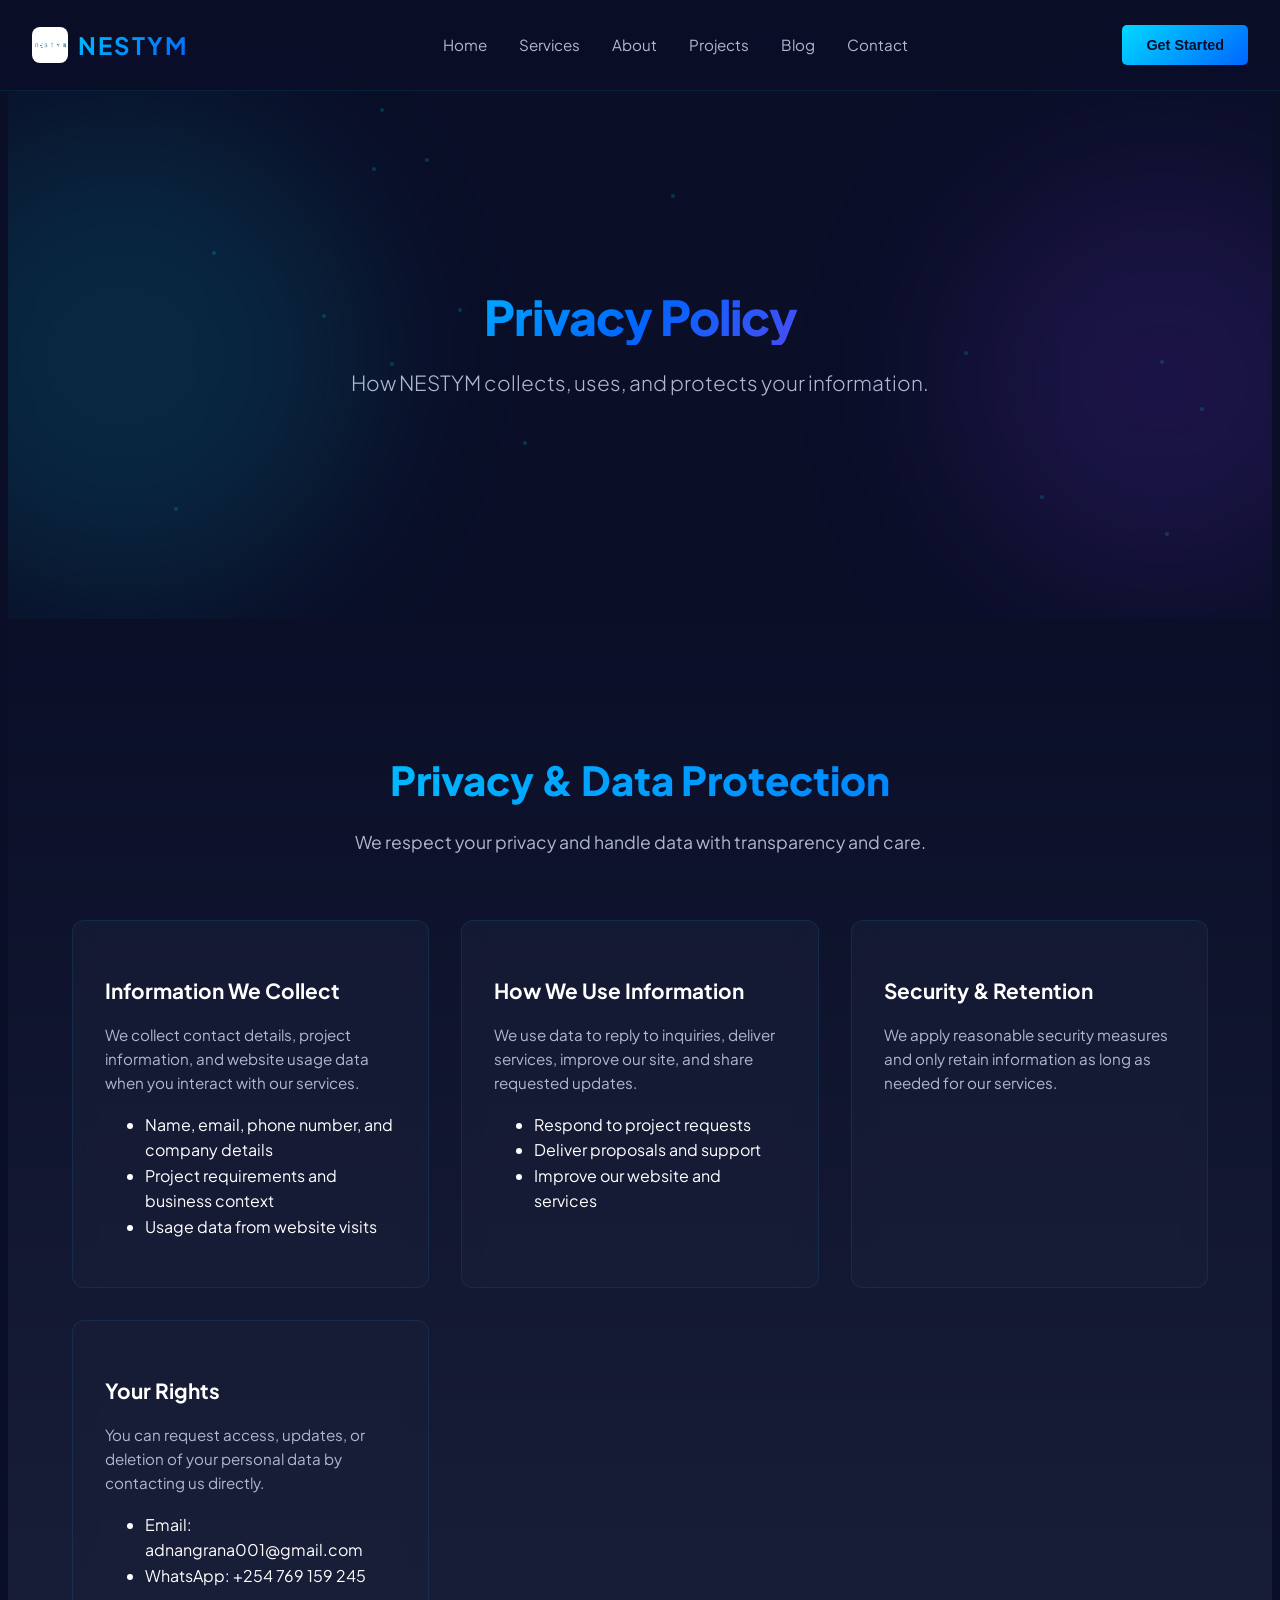
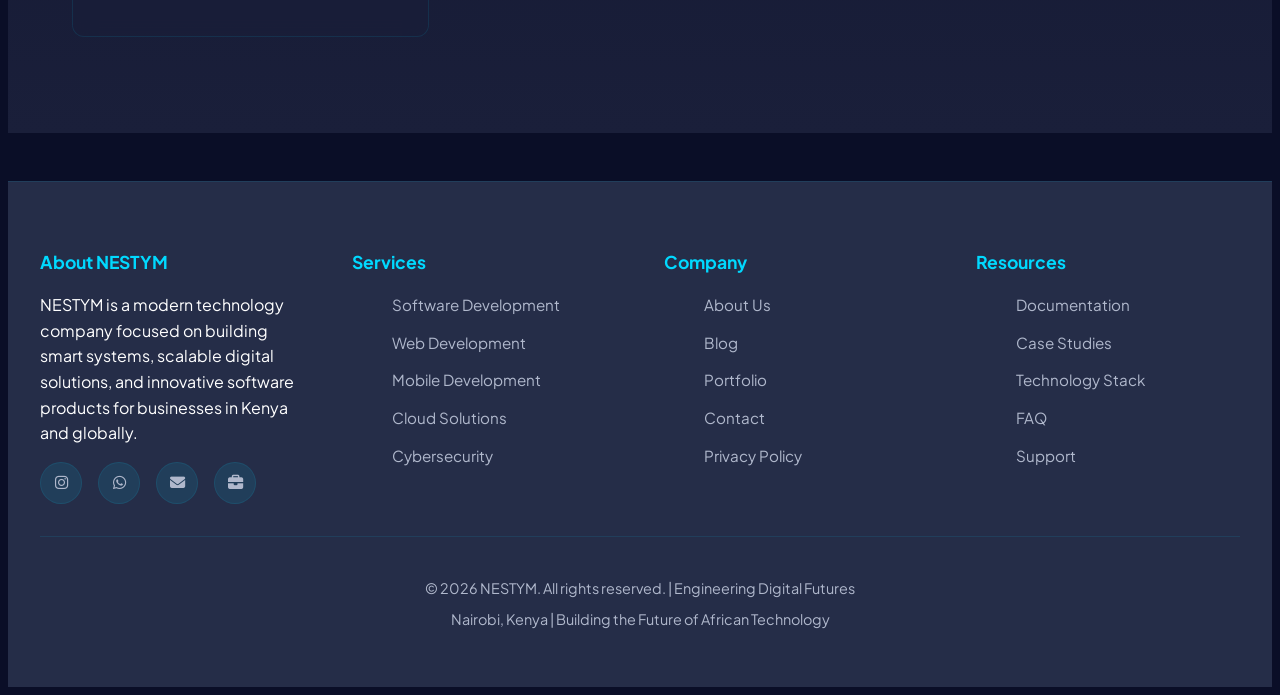
<file: pages/privacy-policy.html>
<!DOCTYPE html>
<html lang="en">
<head>
    <meta charset="UTF-8">
    <meta name="viewport" content="width=device-width, initial-scale=1.0">
    <meta name="description" content="Privacy Policy for NESTYM - Kenyan technology company delivering software, systems, mobile apps, and cloud solutions.">
    <title>Privacy Policy | NESTYM</title>
    <link rel="icon" href="../images/nestym-logo.png" type="image/png">
    <link rel="preconnect" href="https://fonts.googleapis.com">
    <link rel="preconnect" href="https://fonts.gstatic.com" crossorigin>
    <link href="https://fonts.googleapis.com/css2?family=Plus+Jakarta+Sans:wght@300;400;500;600;700;800&display=swap" rel="stylesheet">
    <link rel="stylesheet" href="https://cdnjs.cloudflare.com/ajax/libs/font-awesome/6.5.1/css/all.min.css" crossorigin="anonymous" referrerpolicy="no-referrer">
    <link rel="stylesheet" href="../css/style.css">
</head>
<body>
    <div class="animated-bg" id="animatedBg"></div>

    <nav>
        <div class="nav-container">
            <a href="../index.html" class="logo"><img src="../images/nestym-logo.png" alt="NESTYM logo" width="36" height="36">NESTYM</a>
            <ul class="nav-links">
                <li><a href="../index.html#home">Home</a></li>
                <li><a href="services.html">Services</a></li>
                <li><a href="about.html">About</a></li>
                <li><a href="projects.html">Projects</a></li>
                <li><a href="blog.html">Blog</a></li>
                <li><a href="contact.html">Contact</a></li>
            </ul>
            <button class="cta-button" onclick="window.location.href='contact.html'">Get Started</button>
            <button class="menu-toggle" id="menuToggle" aria-label="Open menu" aria-expanded="false">☰</button>
        </div>
    </nav>

    <main>
        <section class="hero page-hero">
            <div class="hero-content">
                <h1>Privacy Policy</h1>
                <p class="tagline">How NESTYM collects, uses, and protects your information.</p>
            </div>
        </section>

        <section class="services">
            <div class="container">
                <div class="section-header">
                    <h2>Privacy & Data Protection</h2>
                    <p>We respect your privacy and handle data with transparency and care.</p>
                </div>

                <div class="services-grid">
                    <div class="service-card">
                        <h3>Information We Collect</h3>
                        <p>We collect contact details, project information, and website usage data when you interact with our services.</p>
                        <ul>
                            <li>Name, email, phone number, and company details</li>
                            <li>Project requirements and business context</li>
                            <li>Usage data from website visits</li>
                        </ul>
                    </div>
                    <div class="service-card">
                        <h3>How We Use Information</h3>
                        <p>We use data to reply to inquiries, deliver services, improve our site, and share requested updates.</p>
                        <ul>
                            <li>Respond to project requests</li>
                            <li>Deliver proposals and support</li>
                            <li>Improve our website and services</li>
                        </ul>
                    </div>
                    <div class="service-card">
                        <h3>Security & Retention</h3>
                        <p>We apply reasonable security measures and only retain information as long as needed for our services.</p>
                    </div>
                    <div class="service-card">
                        <h3>Your Rights</h3>
                        <p>You can request access, updates, or deletion of your personal data by contacting us directly.</p>
                        <ul>
                            <li>Email: adnangrana001@gmail.com</li>
                            <li>WhatsApp: +254 769 159 245</li>
                        </ul>
                    </div>
                </div>
            </div>
        </section>
    </main>

    <footer>
        <div class="footer-content">
            <div class="footer-section">
                <h3>About NESTYM</h3>
                <p>NESTYM is a modern technology company focused on building smart systems, scalable digital solutions, and innovative software products for businesses in Kenya and globally.</p>
                <div class="social-links">
                    <a href="https://www.instagram.com/nestym.ke/" class="social-link" aria-label="Instagram" target="_blank" rel="noopener noreferrer"><i class="fa-brands fa-instagram"></i></a>
                    <a href="https://wa.me/254769159245" class="social-link" aria-label="WhatsApp" target="_blank" rel="noopener noreferrer"><i class="fa-brands fa-whatsapp"></i></a>
                    <a href="mailto:adnangrana001@gmail.com" class="social-link" aria-label="Email"><i class="fa-solid fa-envelope"></i></a>
                    <a href="https://adnan.co.ke" class="social-link" aria-label="Portfolio" target="_blank" rel="noopener noreferrer"><i class="fa-solid fa-briefcase"></i></a>
                </div>
            </div>

            <div class="footer-section">
                <h3>Services</h3>
                <ul>
                    <li><a href="services.html">Software Development</a></li>
                    <li><a href="services.html">Web Development</a></li>
                    <li><a href="services.html">Mobile Development</a></li>
                    <li><a href="services.html">Cloud Solutions</a></li>
                    <li><a href="services.html">Cybersecurity</a></li>
                </ul>
            </div>

            <div class="footer-section">
                <h3>Company</h3>
                <ul>
                    <li><a href="about.html">About Us</a></li>
                    <li><a href="blog.html">Blog</a></li>
                    <li><a href="https://adnan.co.ke" target="_blank" rel="noopener noreferrer">Portfolio</a></li>
                    <li><a href="contact.html">Contact</a></li>
                    <li><a href="privacy-policy.html">Privacy Policy</a></li>
                </ul>
            </div>

            <div class="footer-section">
                <h3>Resources</h3>
                <ul>
                    <li><a href="documentation.html">Documentation</a></li>
                    <li><a href="case-studies.html">Case Studies</a></li>
                    <li><a href="technology-stack.html">Technology Stack</a></li>
                    <li><a href="faq.html">FAQ</a></li>
                    <li><a href="support.html">Support</a></li>
                </ul>
            </div>
        </div>

        <div class="footer-bottom">
            <p>&copy; 2026 NESTYM. All rights reserved. | Engineering Digital Futures</p>
            <p>Nairobi, Kenya | Building the Future of African Technology</p>
        </div>
    </footer>

    <script src="../js/main.js" defer></script>
</body>
</html>
</file>
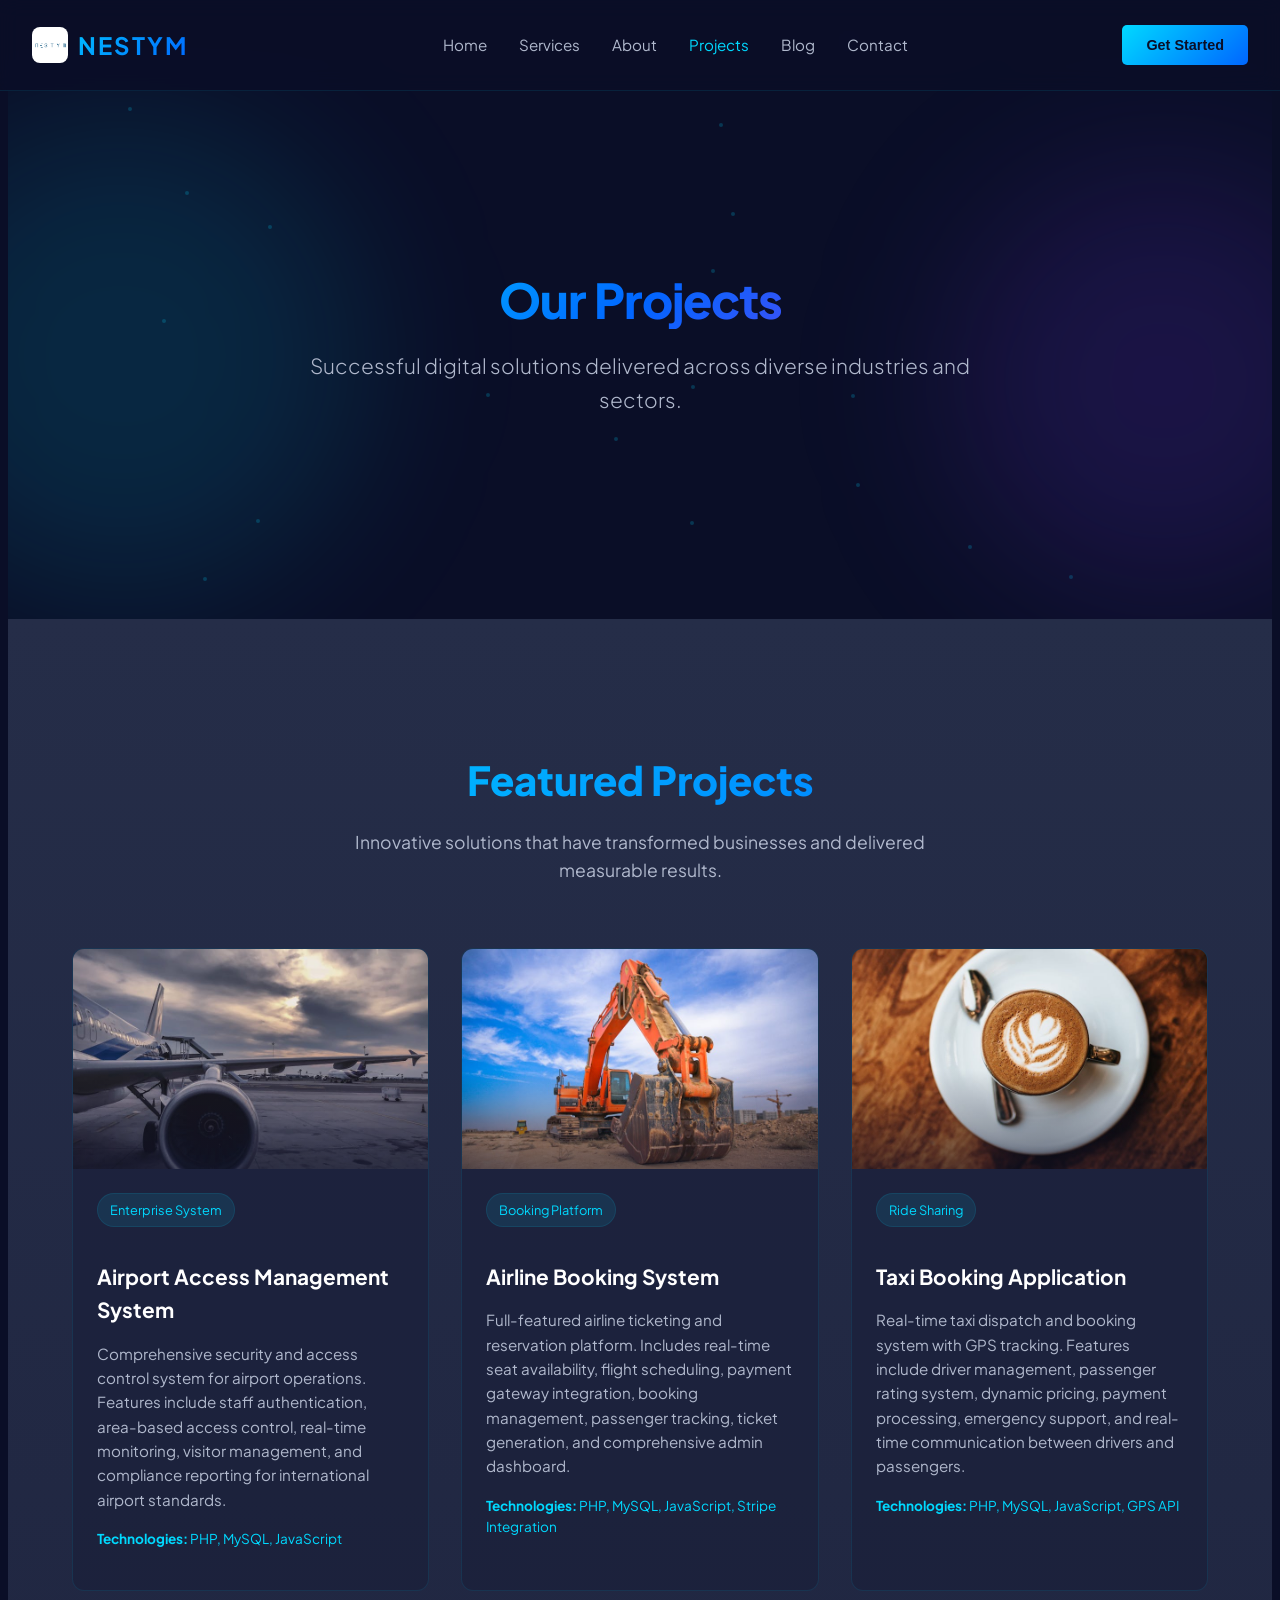
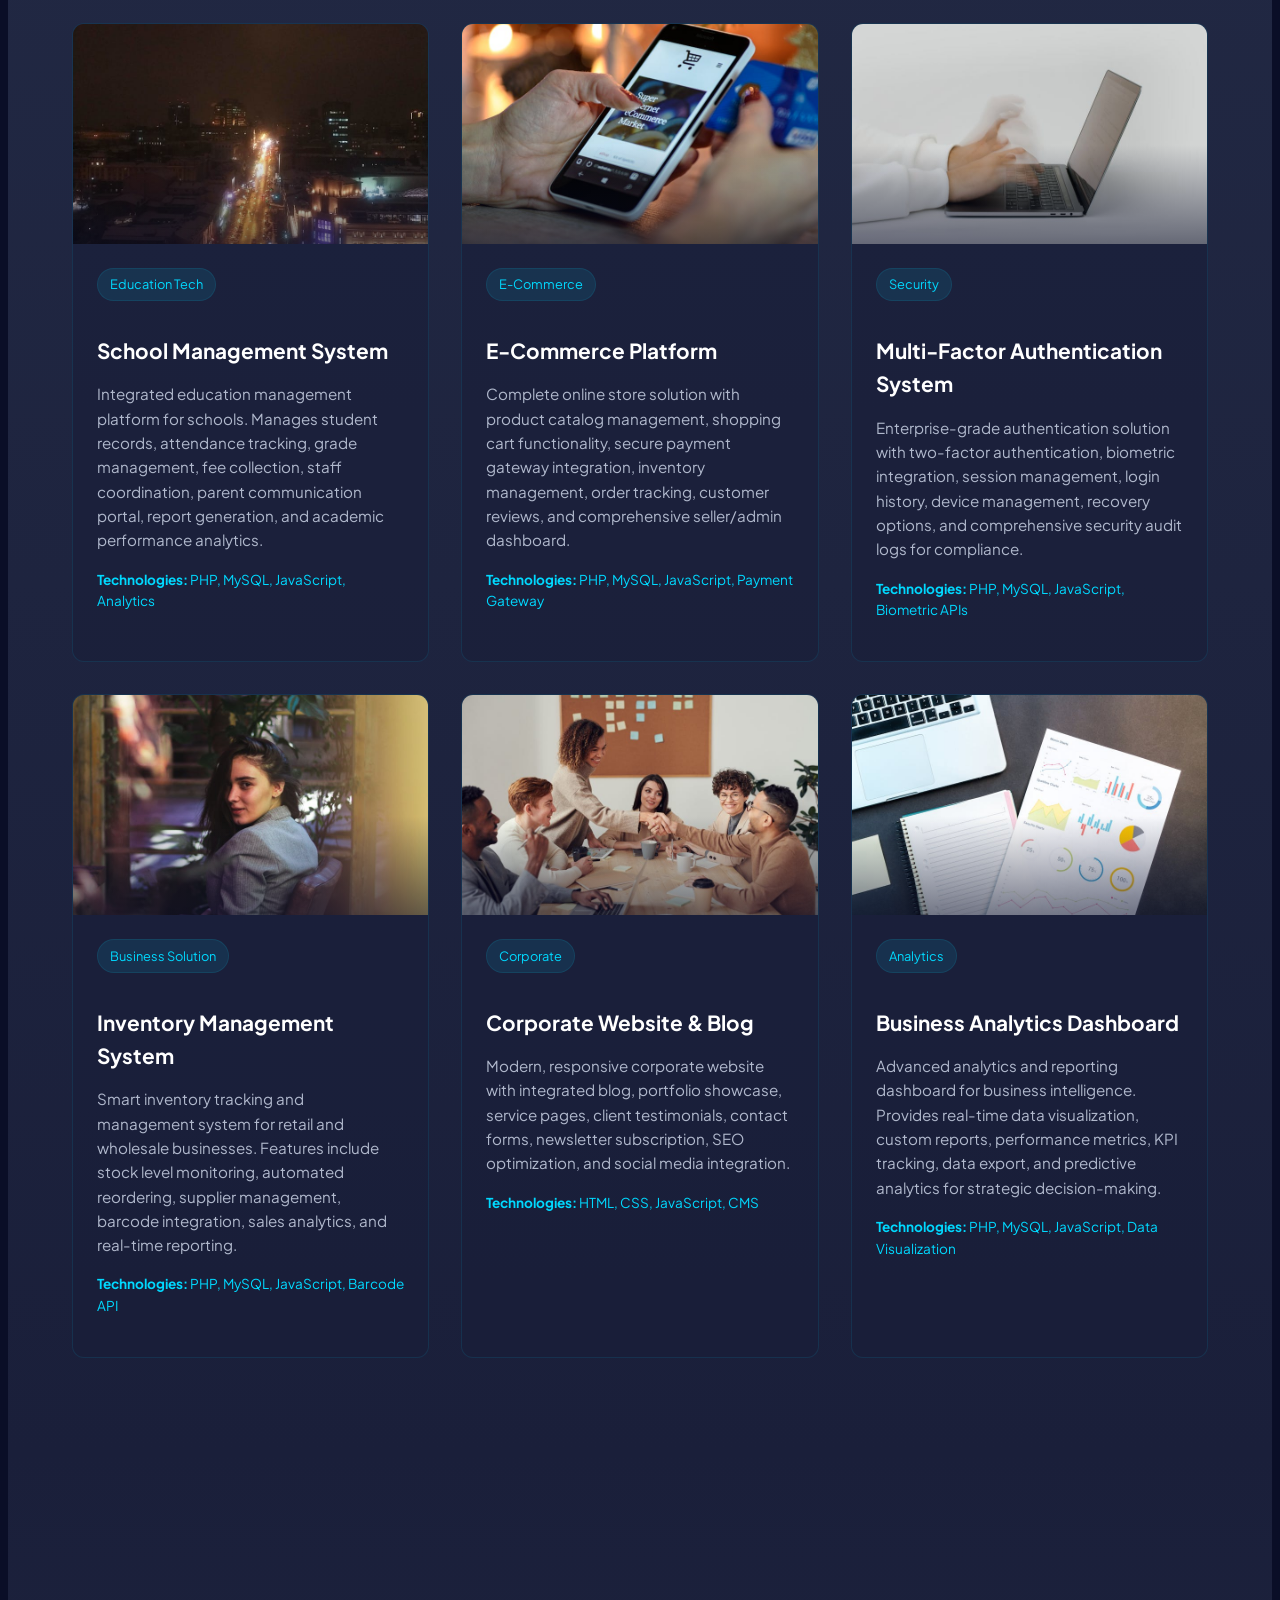
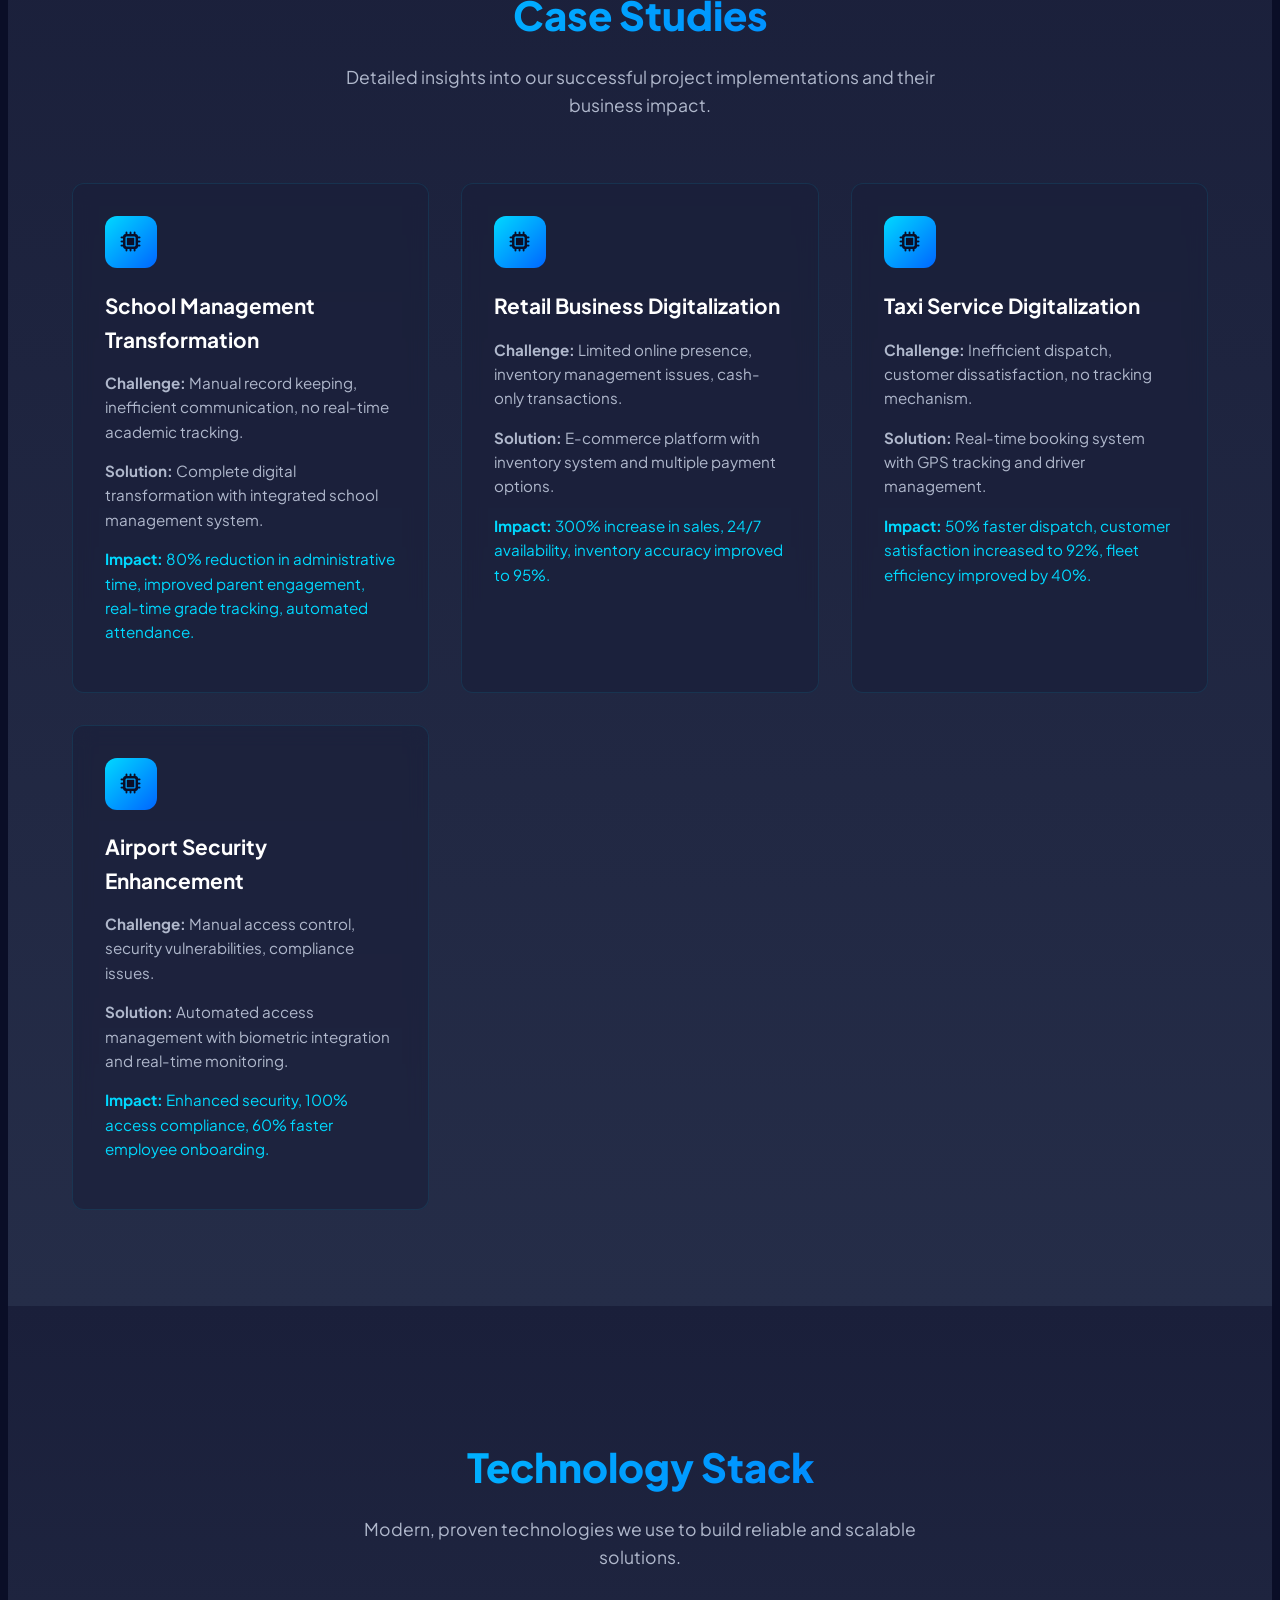
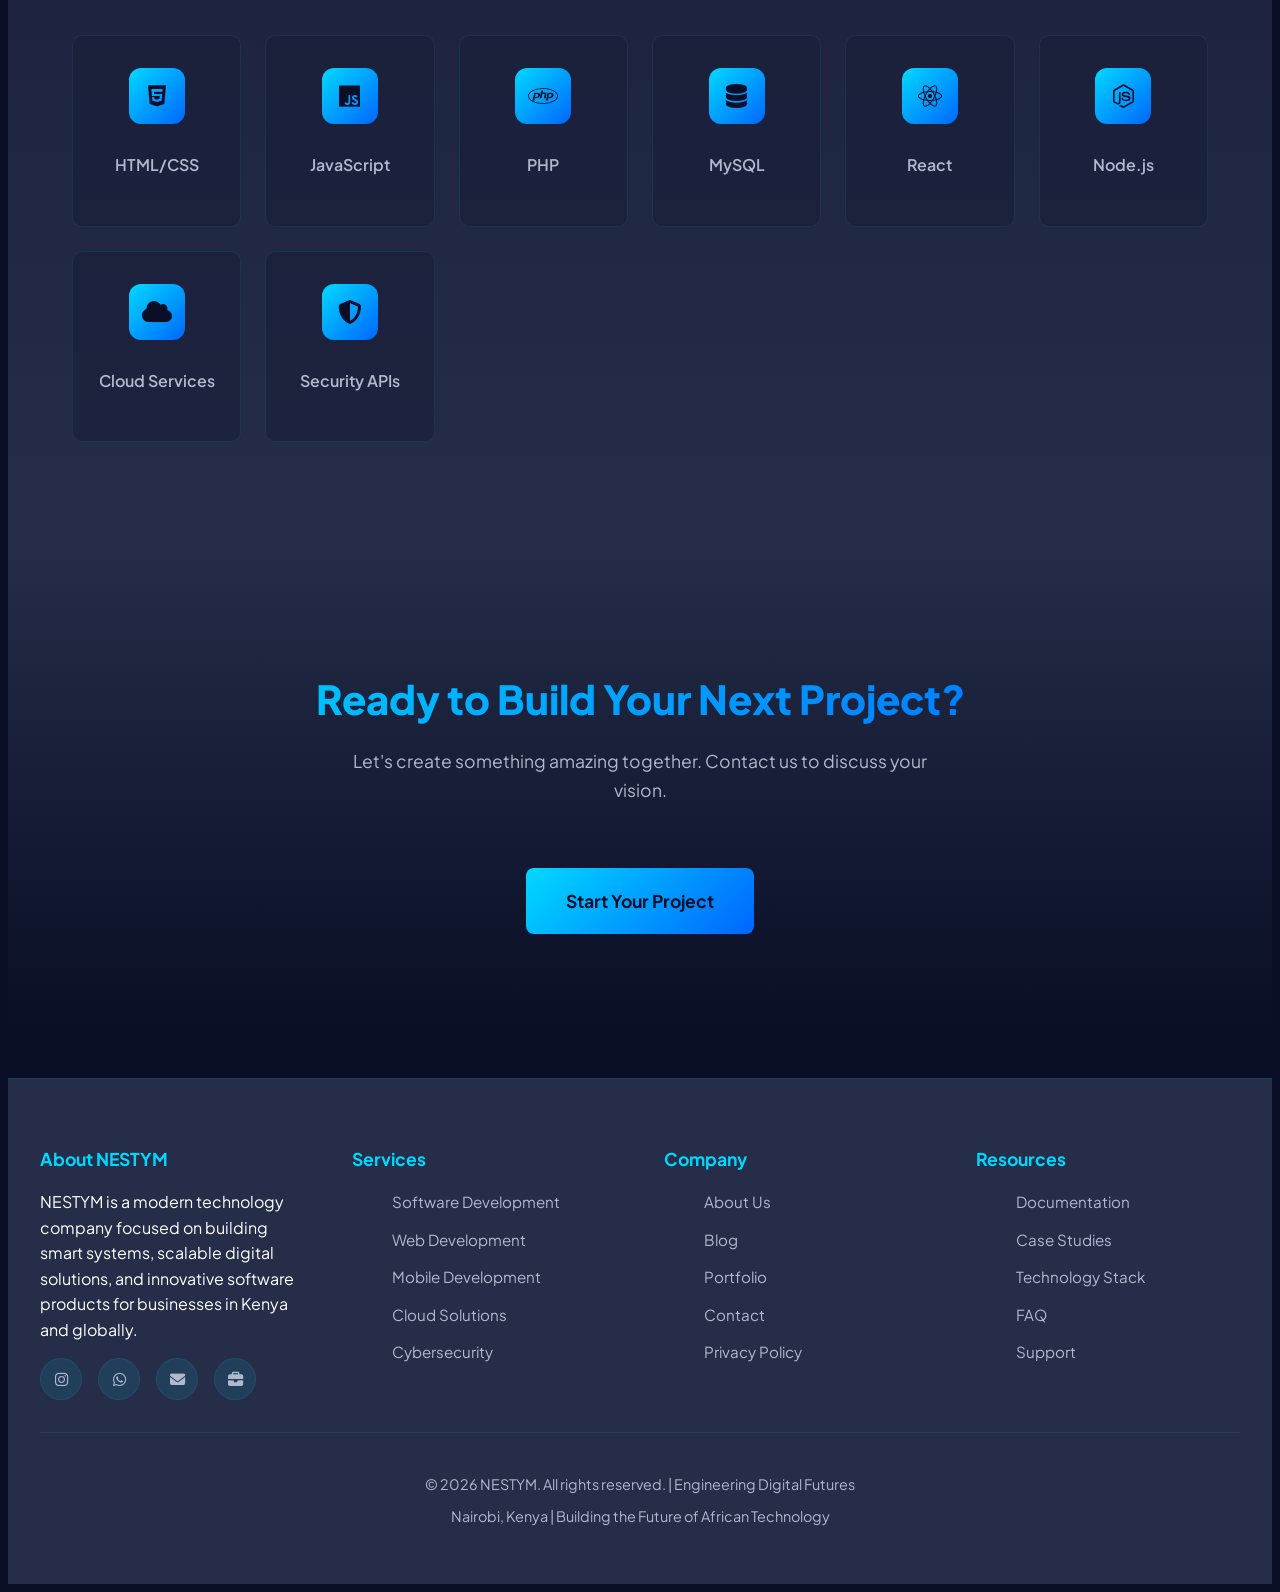
<file: pages/projects.html>
<!DOCTYPE html>
<html lang="en">
<head>
    <meta charset="UTF-8">
    <meta name="viewport" content="width=device-width, initial-scale=1.0">
    <meta name="description" content="NESTYM Portfolio - View our successful projects and case studies across various industries.">
    <title>Projects - NESTYM | Portfolio & Case Studies</title>
        <link rel="icon" href="../images/nestym-logo.png" type="image/png">
    <link rel="preconnect" href="https://fonts.googleapis.com">
    <link rel="preconnect" href="https://fonts.gstatic.com" crossorigin>
    <link href="https://fonts.googleapis.com/css2?family=Plus+Jakarta+Sans:wght@300;400;500;600;700;800&display=swap" rel="stylesheet">
    <link rel="stylesheet" href="https://cdnjs.cloudflare.com/ajax/libs/font-awesome/6.5.1/css/all.min.css" crossorigin="anonymous" referrerpolicy="no-referrer">
    <link rel="stylesheet" href="../css/style.css">
</head>
<body>
    <!-- Animated Background -->
    <div class="animated-bg" id="animatedBg"></div>

    <!-- Navigation -->
    <nav>
        <div class="nav-container">
            <a href="../index.html" class="logo"><img src="../images/nestym-logo.png" alt="NESTYM logo" width="36" height="36">NESTYM</a>
            <ul class="nav-links">
                <li><a href="../index.html">Home</a></li>
                <li><a href="services.html">Services</a></li>
                <li><a href="about.html">About</a></li>
                <li><a href="projects.html">Projects</a></li>
                <li><a href="blog.html">Blog</a></li>
                <li><a href="contact.html">Contact</a></li>
            </ul>
            <button class="cta-button" onclick="window.location.href='contact.html'">Get Started</button>
            <button class="menu-toggle" id="menuToggle" aria-label="Open menu" aria-expanded="false">☰</button>
        </div>
    </nav>

    <!-- Hero Section -->
    <section class="hero page-hero">
        <div class="hero-content">
            <h1>Our Projects</h1>
            <p class="tagline">Successful digital solutions delivered across diverse industries and sectors.</p>
        </div>
    </section>

    <!-- Projects Section -->
    <section class="projects">
        <div class="container">
            <div class="section-header">
                <h2>Featured Projects</h2>
                <p>Innovative solutions that have transformed businesses and delivered measurable results.</p>
            </div>

            <div class="projects-grid">
                <div class="project-card">
                    <div class="project-image" data-topic="airport"><img src="../images/projects/airport.jpg" alt="Airport access management system" loading="lazy"></div>
                    <div class="project-content">
                        <span class="project-tag">Enterprise System</span>
                        <h3>Airport Access Management System</h3>
                        <p>Comprehensive security and access control system for airport operations. Features include staff authentication, area-based access control, real-time monitoring, visitor management, and compliance reporting for international airport standards.</p>
                        <p style="color: var(--accent-cyan); font-size: 0.85rem; margin-top: 1rem;"><strong>Technologies:</strong> PHP, MySQL, JavaScript</p>
                    </div>
                </div>

                <div class="project-card">
                    <div class="project-image" data-topic="airline"><img src="../images/projects/airline.jpg" alt="Airline booking platform" loading="lazy"></div>
                    <div class="project-content">
                        <span class="project-tag">Booking Platform</span>
                        <h3>Airline Booking System</h3>
                        <p>Full-featured airline ticketing and reservation platform. Includes real-time seat availability, flight scheduling, payment gateway integration, booking management, passenger tracking, ticket generation, and comprehensive admin dashboard.</p>
                        <p style="color: var(--accent-cyan); font-size: 0.85rem; margin-top: 1rem;"><strong>Technologies:</strong> PHP, MySQL, JavaScript, Stripe Integration</p>
                    </div>
                </div>

                <div class="project-card">
                    <div class="project-image" data-topic="taxi"><img src="../images/projects/taxi.jpg" alt="Taxi booking application" loading="lazy"></div>
                    <div class="project-content">
                        <span class="project-tag">Ride Sharing</span>
                        <h3>Taxi Booking Application</h3>
                        <p>Real-time taxi dispatch and booking system with GPS tracking. Features include driver management, passenger rating system, dynamic pricing, payment processing, emergency support, and real-time communication between drivers and passengers.</p>
                        <p style="color: var(--accent-cyan); font-size: 0.85rem; margin-top: 1rem;"><strong>Technologies:</strong> PHP, MySQL, JavaScript, GPS API</p>
                    </div>
                </div>

                <div class="project-card">
                    <div class="project-image" data-topic="school"><img src="../images/projects/school.jpg" alt="School management system" loading="lazy"></div>
                    <div class="project-content">
                        <span class="project-tag">Education Tech</span>
                        <h3>School Management System</h3>
                        <p>Integrated education management platform for schools. Manages student records, attendance tracking, grade management, fee collection, staff coordination, parent communication portal, report generation, and academic performance analytics.</p>
                        <p style="color: var(--accent-cyan); font-size: 0.85rem; margin-top: 1rem;"><strong>Technologies:</strong> PHP, MySQL, JavaScript, Analytics</p>
                    </div>
                </div>

                <div class="project-card">
                    <div class="project-image" data-topic="ecommerce"><img src="../images/projects/ecommerce.jpg" alt="E-commerce platform" loading="lazy"></div>
                    <div class="project-content">
                        <span class="project-tag">E-Commerce</span>
                        <h3>E-Commerce Platform</h3>
                        <p>Complete online store solution with product catalog management, shopping cart functionality, secure payment gateway integration, inventory management, order tracking, customer reviews, and comprehensive seller/admin dashboard.</p>
                        <p style="color: var(--accent-cyan); font-size: 0.85rem; margin-top: 1rem;"><strong>Technologies:</strong> PHP, MySQL, JavaScript, Payment Gateway</p>
                    </div>
                </div>

                <div class="project-card">
                    <div class="project-image" data-topic="security"><img src="../images/projects/security.jpg" alt="Multi-factor authentication system" loading="lazy"></div>
                    <div class="project-content">
                        <span class="project-tag">Security</span>
                        <h3>Multi-Factor Authentication System</h3>
                        <p>Enterprise-grade authentication solution with two-factor authentication, biometric integration, session management, login history, device management, recovery options, and comprehensive security audit logs for compliance.</p>
                        <p style="color: var(--accent-cyan); font-size: 0.85rem; margin-top: 1rem;"><strong>Technologies:</strong> PHP, MySQL, JavaScript, Biometric APIs</p>
                    </div>
                </div>

                <div class="project-card">
                    <div class="project-image" data-topic="inventory"><img src="../images/projects/inventory.jpg" alt="Inventory management system" loading="lazy"></div>
                    <div class="project-content">
                        <span class="project-tag">Business Solution</span>
                        <h3>Inventory Management System</h3>
                        <p>Smart inventory tracking and management system for retail and wholesale businesses. Features include stock level monitoring, automated reordering, supplier management, barcode integration, sales analytics, and real-time reporting.</p>
                        <p style="color: var(--accent-cyan); font-size: 0.85rem; margin-top: 1rem;"><strong>Technologies:</strong> PHP, MySQL, JavaScript, Barcode API</p>
                    </div>
                </div>

                <div class="project-card">
                    <div class="project-image" data-topic="corporate"><img src="../images/projects/corporate.jpg" alt="Corporate website and blog" loading="lazy"></div>
                    <div class="project-content">
                        <span class="project-tag">Corporate</span>
                        <h3>Corporate Website & Blog</h3>
                        <p>Modern, responsive corporate website with integrated blog, portfolio showcase, service pages, client testimonials, contact forms, newsletter subscription, SEO optimization, and social media integration.</p>
                        <p style="color: var(--accent-cyan); font-size: 0.85rem; margin-top: 1rem;"><strong>Technologies:</strong> HTML, CSS, JavaScript, CMS</p>
                    </div>
                </div>

                <div class="project-card">
                    <div class="project-image" data-topic="analytics"><img src="../images/projects/analytics.jpg" alt="Business analytics dashboard" loading="lazy"></div>
                    <div class="project-content">
                        <span class="project-tag">Analytics</span>
                        <h3>Business Analytics Dashboard</h3>
                        <p>Advanced analytics and reporting dashboard for business intelligence. Provides real-time data visualization, custom reports, performance metrics, KPI tracking, data export, and predictive analytics for strategic decision-making.</p>
                        <p style="color: var(--accent-cyan); font-size: 0.85rem; margin-top: 1rem;"><strong>Technologies:</strong> PHP, MySQL, JavaScript, Data Visualization</p>
                    </div>
                </div>
            </div>
        </div>
    </section>

    <!-- Case Studies Section -->
    <section style="background: linear-gradient(180deg, var(--secondary-dark), var(--tertiary-dark)); padding: 6rem 2rem;">
        <div class="container">
            <div class="section-header">
                <h2>Case Studies</h2>
                <p>Detailed insights into our successful project implementations and their business impact.</p>
            </div>

            <div class="services-grid" style="margin-top: 3rem;">
                <div class="service-card">
                    <div class="service-icon"><i class="fa-solid fa-microchip" aria-hidden="true"></i></div>
                    <h3>School Management Transformation</h3>
                    <p><strong>Challenge:</strong> Manual record keeping, inefficient communication, no real-time academic tracking.</p>
                    <p style="color: var(--text-secondary); margin-top: 0.75rem;"><strong>Solution:</strong> Complete digital transformation with integrated school management system.</p>
                    <p style="color: var(--accent-cyan); margin-top: 0.75rem;"><strong>Impact:</strong> 80% reduction in administrative time, improved parent engagement, real-time grade tracking, automated attendance.</p>
                </div>

                <div class="service-card">
                    <div class="service-icon"><i class="fa-solid fa-microchip" aria-hidden="true"></i></div>
                    <h3>Retail Business Digitalization</h3>
                    <p><strong>Challenge:</strong> Limited online presence, inventory management issues, cash-only transactions.</p>
                    <p style="color: var(--text-secondary); margin-top: 0.75rem;"><strong>Solution:</strong> E-commerce platform with inventory system and multiple payment options.</p>
                    <p style="color: var(--accent-cyan); margin-top: 0.75rem;"><strong>Impact:</strong> 300% increase in sales, 24/7 availability, inventory accuracy improved to 95%.</p>
                </div>

                <div class="service-card">
                    <div class="service-icon"><i class="fa-solid fa-microchip" aria-hidden="true"></i></div>
                    <h3>Taxi Service Digitalization</h3>
                    <p><strong>Challenge:</strong> Inefficient dispatch, customer dissatisfaction, no tracking mechanism.</p>
                    <p style="color: var(--text-secondary); margin-top: 0.75rem;"><strong>Solution:</strong> Real-time booking system with GPS tracking and driver management.</p>
                    <p style="color: var(--accent-cyan); margin-top: 0.75rem;"><strong>Impact:</strong> 50% faster dispatch, customer satisfaction increased to 92%, fleet efficiency improved by 40%.</p>
                </div>

                <div class="service-card">
                    <div class="service-icon"><i class="fa-solid fa-microchip" aria-hidden="true"></i></div>
                    <h3>Airport Security Enhancement</h3>
                    <p><strong>Challenge:</strong> Manual access control, security vulnerabilities, compliance issues.</p>
                    <p style="color: var(--text-secondary); margin-top: 0.75rem;"><strong>Solution:</strong> Automated access management with biometric integration and real-time monitoring.</p>
                    <p style="color: var(--accent-cyan); margin-top: 0.75rem;"><strong>Impact:</strong> Enhanced security, 100% access compliance, 60% faster employee onboarding.</p>
                </div>
            </div>
        </div>
    </section>

    <!-- Technology Stack Section -->
    <section class="technologies">
        <div class="container">
            <div class="section-header">
                <h2>Technology Stack</h2>
                <p>Modern, proven technologies we use to build reliable and scalable solutions.</p>
            </div>

            <div class="tech-grid">
                <div class="tech-item">
                    <div class="tech-icon"><i class="fa-brands fa-html5" aria-hidden="true"></i></div>
                    <p>HTML/CSS</p>
                </div>
                <div class="tech-item">
                    <div class="tech-icon"><i class="fa-brands fa-js" aria-hidden="true"></i></div>
                    <p>JavaScript</p>
                </div>
                <div class="tech-item">
                    <div class="tech-icon"><i class="fa-brands fa-php" aria-hidden="true"></i></div>
                    <p>PHP</p>
                </div>
                <div class="tech-item">
                    <div class="tech-icon"><i class="fa-solid fa-database" aria-hidden="true"></i></div>
                    <p>MySQL</p>
                </div>
                <div class="tech-item">
                    <div class="tech-icon"><i class="fa-brands fa-react" aria-hidden="true"></i></div>
                    <p>React</p>
                </div>
                <div class="tech-item">
                    <div class="tech-icon"><i class="fa-brands fa-node-js" aria-hidden="true"></i></div>
                    <p>Node.js</p>
                </div>
                <div class="tech-item">
                    <div class="tech-icon"><i class="fa-solid fa-cloud" aria-hidden="true"></i></div>
                    <p>Cloud Services</p>
                </div>
                <div class="tech-item">
                    <div class="tech-icon"><i class="fa-solid fa-shield-halved" aria-hidden="true"></i></div>
                    <p>Security APIs</p>
                </div>
            </div>
        </div>
    </section>

    <!-- CTA Section -->
    <section class="contact">
        <div class="container">
            <div class="section-header">
                <h2>Ready to Build Your Next Project?</h2>
                <p>Let's create something amazing together. Contact us to discuss your vision.</p>
            </div>

            <div style="text-align: center; margin-top: 3rem;">
                <a href="contact.html" class="btn-primary" style="font-size: 1.1rem; padding: 1.2rem 2.5rem;">Start Your Project</a>
            </div>
        </div>
    </section>

    <!-- Footer -->
    <footer>
        <div class="footer-content">
            <div class="footer-section">
                <h3>About NESTYM</h3>
                <p>NESTYM is a modern technology company focused on building smart systems, scalable digital solutions, and innovative software products for businesses in Kenya and globally.</p>
                                <div class="social-links">
                    <a href="https://www.instagram.com/nestym.ke/" class="social-link" aria-label="Instagram" target="_blank" rel="noopener noreferrer"><i class="fa-brands fa-instagram"></i></a>
                    <a href="https://wa.me/254769159245" class="social-link" aria-label="WhatsApp" target="_blank" rel="noopener noreferrer"><i class="fa-brands fa-whatsapp"></i></a>
                    <a href="mailto:adnangrana001@gmail.com" class="social-link" aria-label="Email"><i class="fa-solid fa-envelope"></i></a>
                    <a href="https://adnan.co.ke" class="social-link" aria-label="Portfolio" target="_blank" rel="noopener noreferrer"><i class="fa-solid fa-briefcase"></i></a>
                </div>
            </div>

            <div class="footer-section">
                <h3>Services</h3>
                <ul>
                    <li><a href="services.html">Software Development</a></li>
                    <li><a href="services.html">Web Development</a></li>
                    <li><a href="services.html">Mobile Development</a></li>
                    <li><a href="services.html">Cloud Solutions</a></li>
                    <li><a href="services.html">Cybersecurity</a></li>
                </ul>
            </div>

            <div class="footer-section">
                <h3>Company</h3>
                <ul>
                    <li><a href="about.html">About Us</a></li>
                    <li><a href="blog.html">Blog</a></li>
                    <li><a href="https://adnan.co.ke" target="_blank" rel="noopener noreferrer">Portfolio</a></li>
                    <li><a href="contact.html">Contact</a></li>
                    <li><a href="privacy-policy.html">Privacy Policy</a></li>
                </ul>
            </div>

            <div class="footer-section">
                <h3>Resources</h3>
                <ul>
                    <li><a href="documentation.html">Documentation</a></li>
                    <li><a href="case-studies.html">Case Studies</a></li>
                    <li><a href="technology-stack.html">Technology Stack</a></li>
                    <li><a href="faq.html">FAQ</a></li>
                    <li><a href="support.html">Support</a></li>
                </ul>
            </div>
        </div>

        <div class="footer-bottom">
            <p>&copy; 2026 NESTYM. All rights reserved. | Engineering Digital Futures</p>
            <p>Nairobi, Kenya | Building the Future of African Technology</p>
        </div>
    </footer>
    <script src="../js/main.js" defer></script>
</body>
</html>
</file>
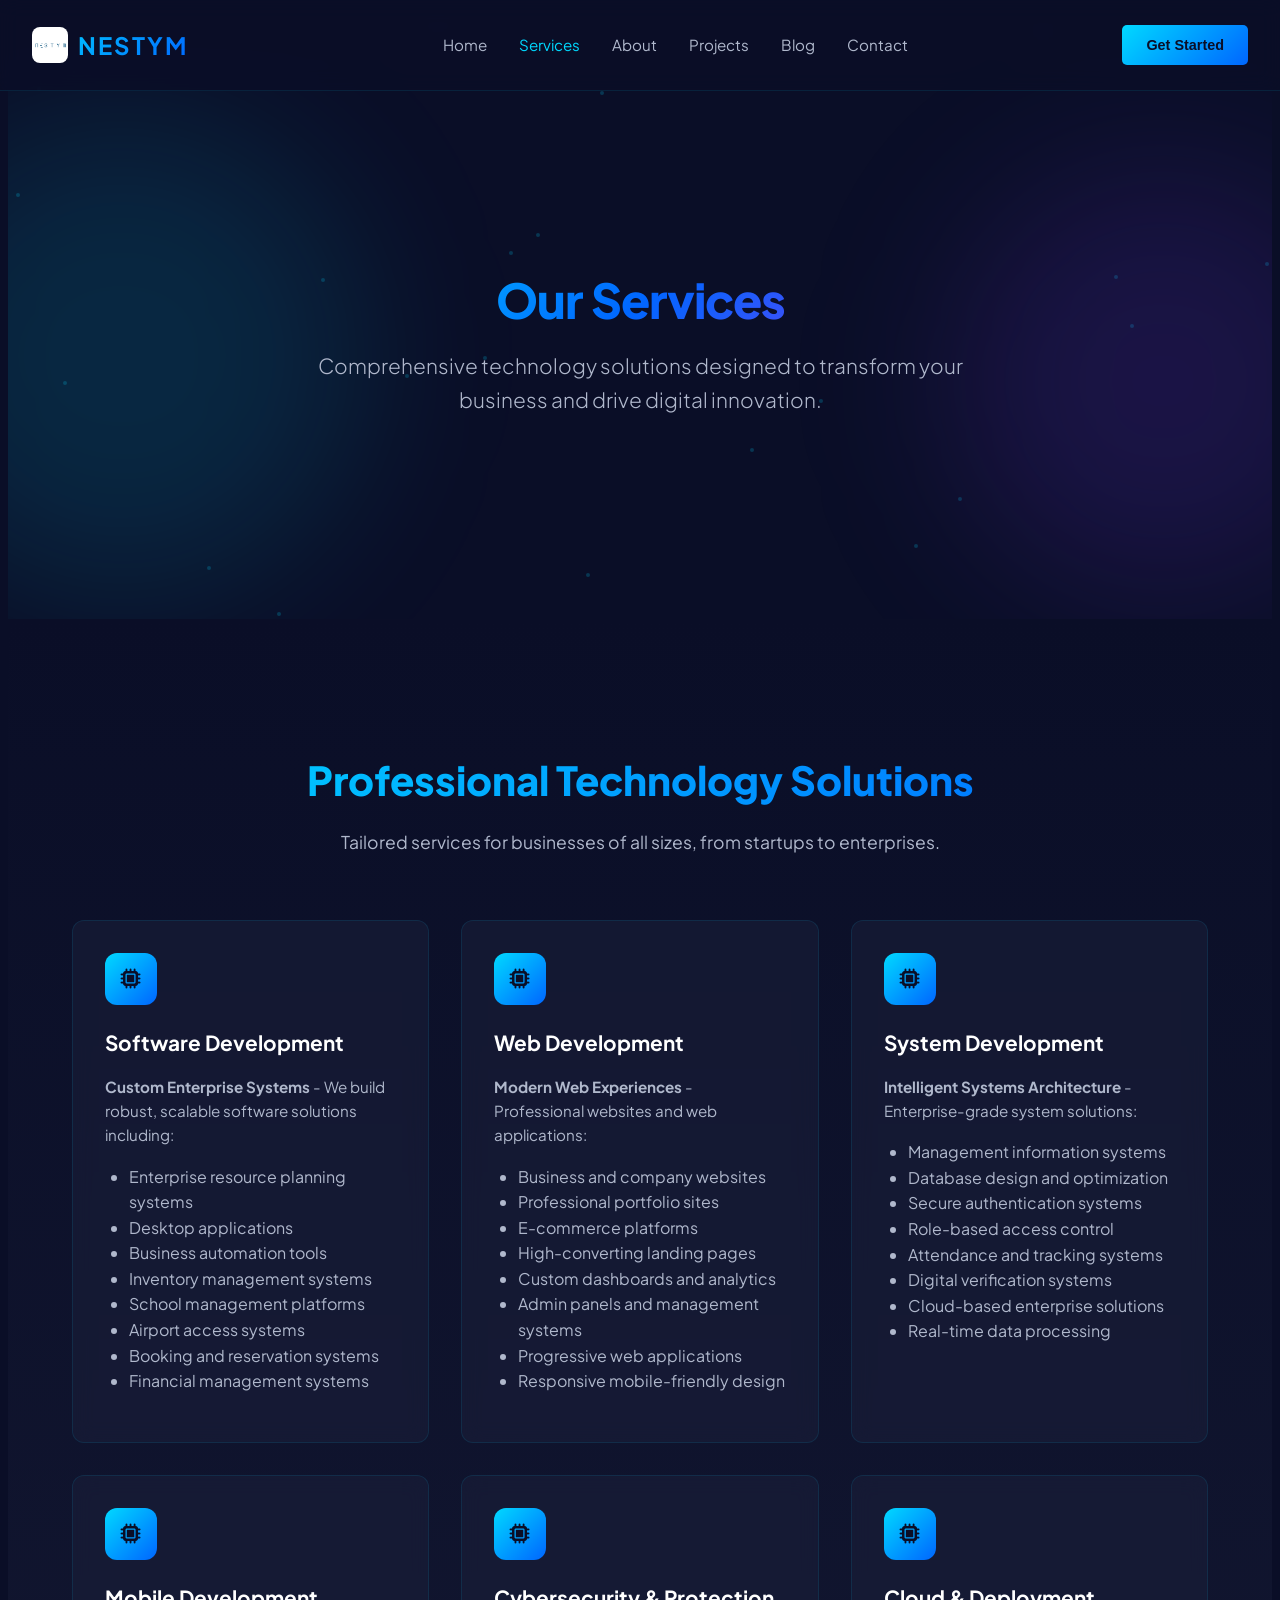
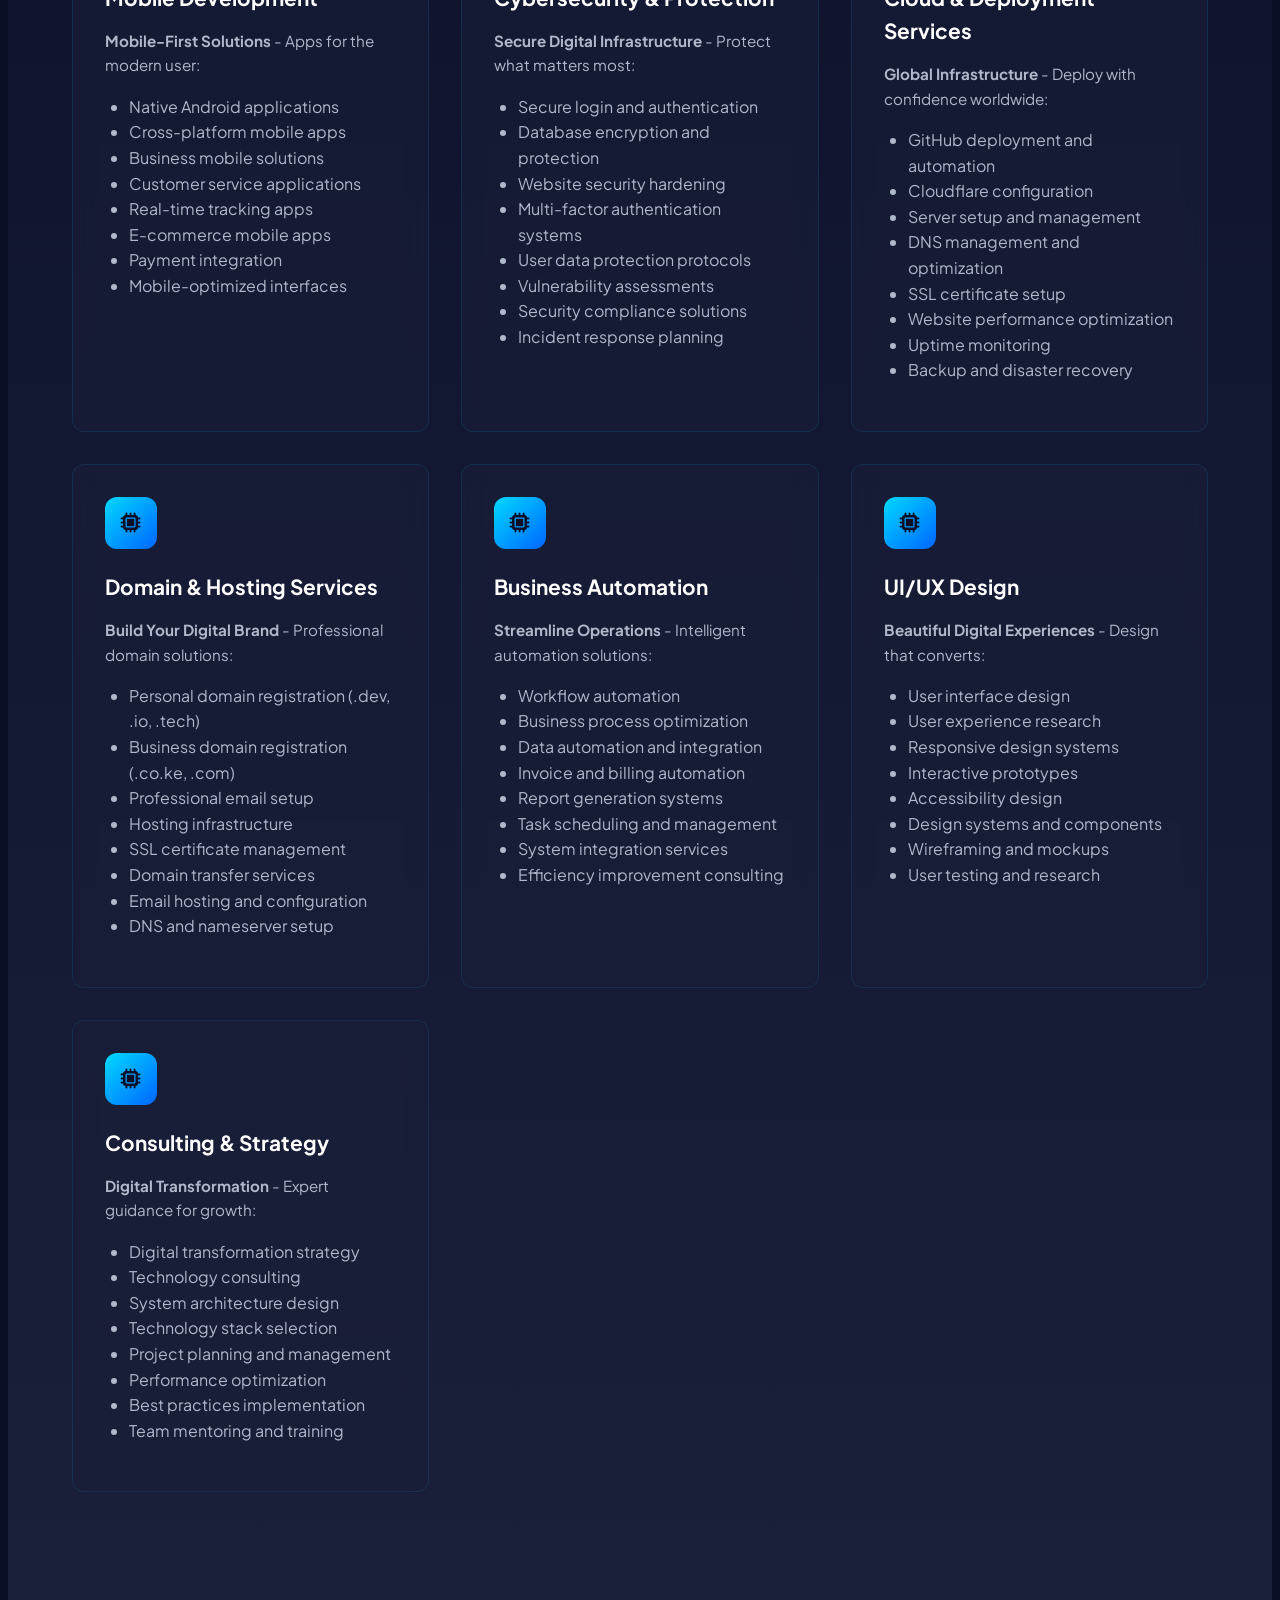
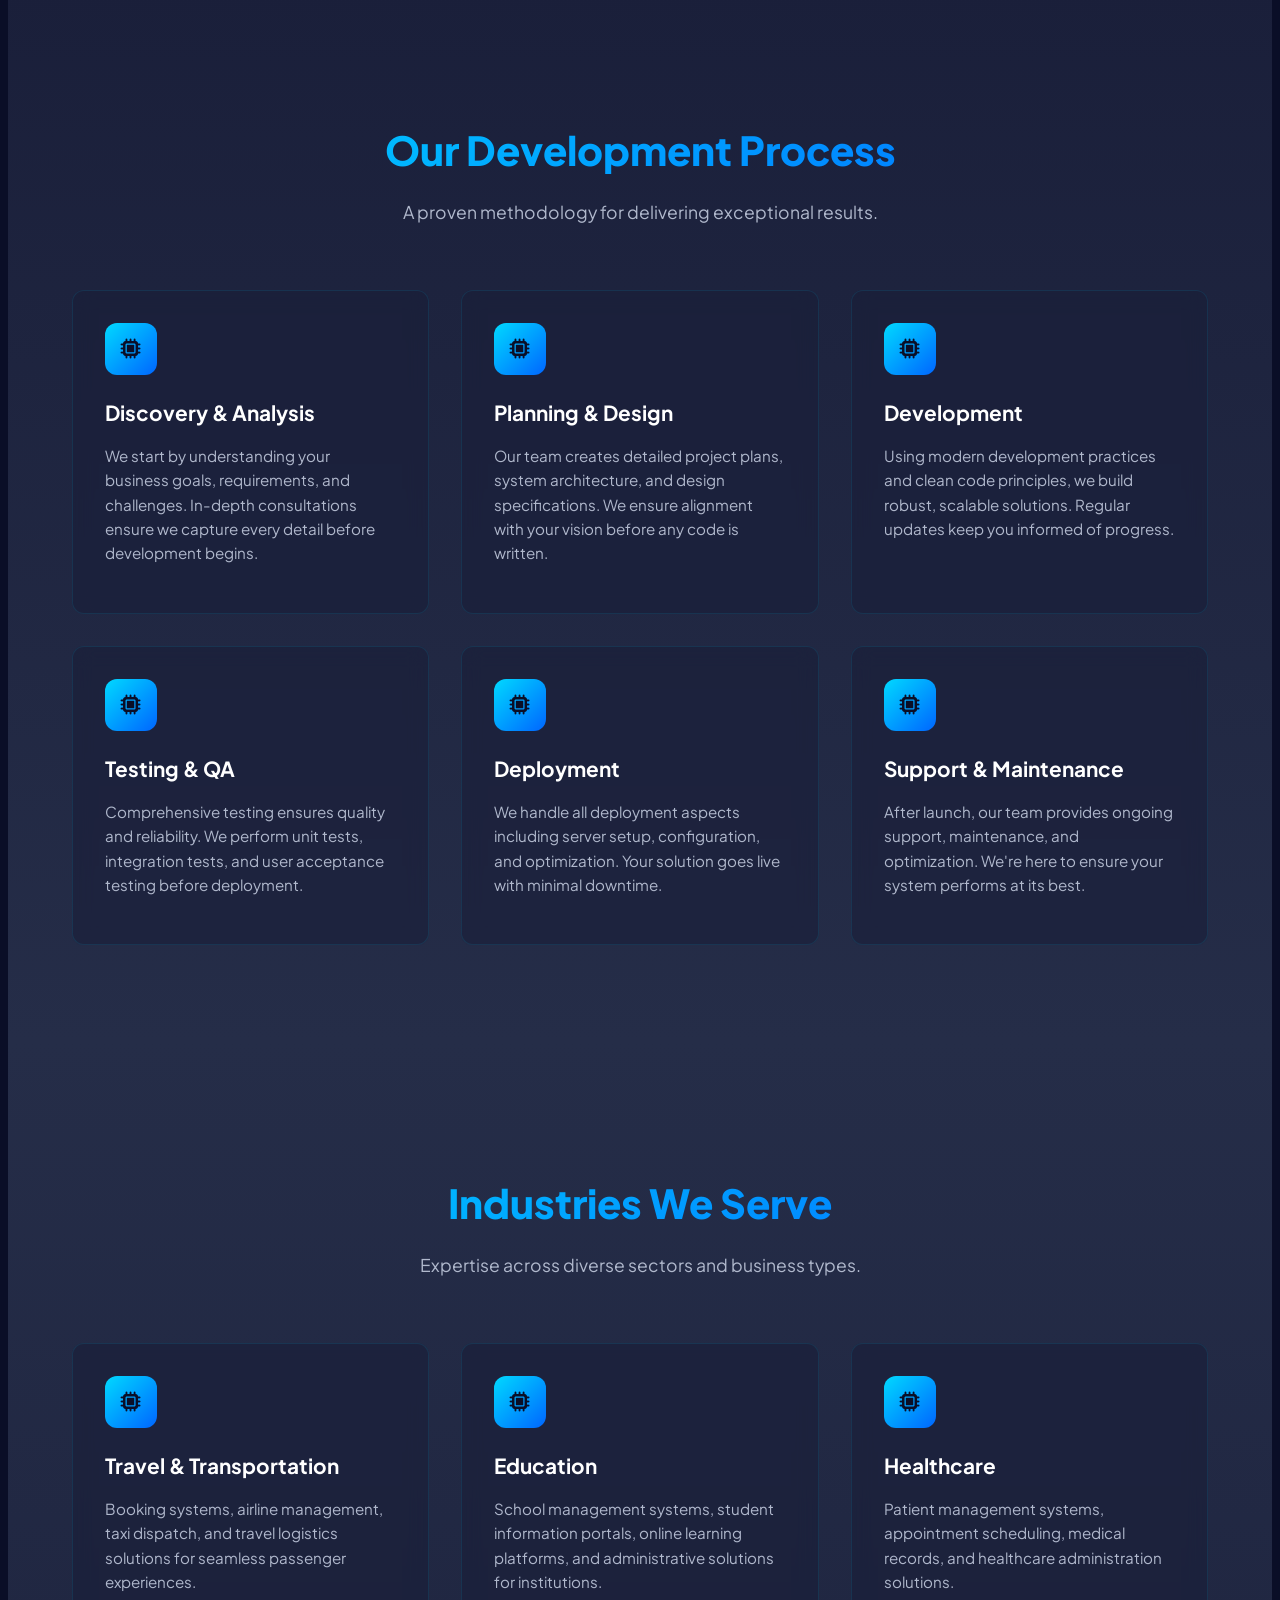
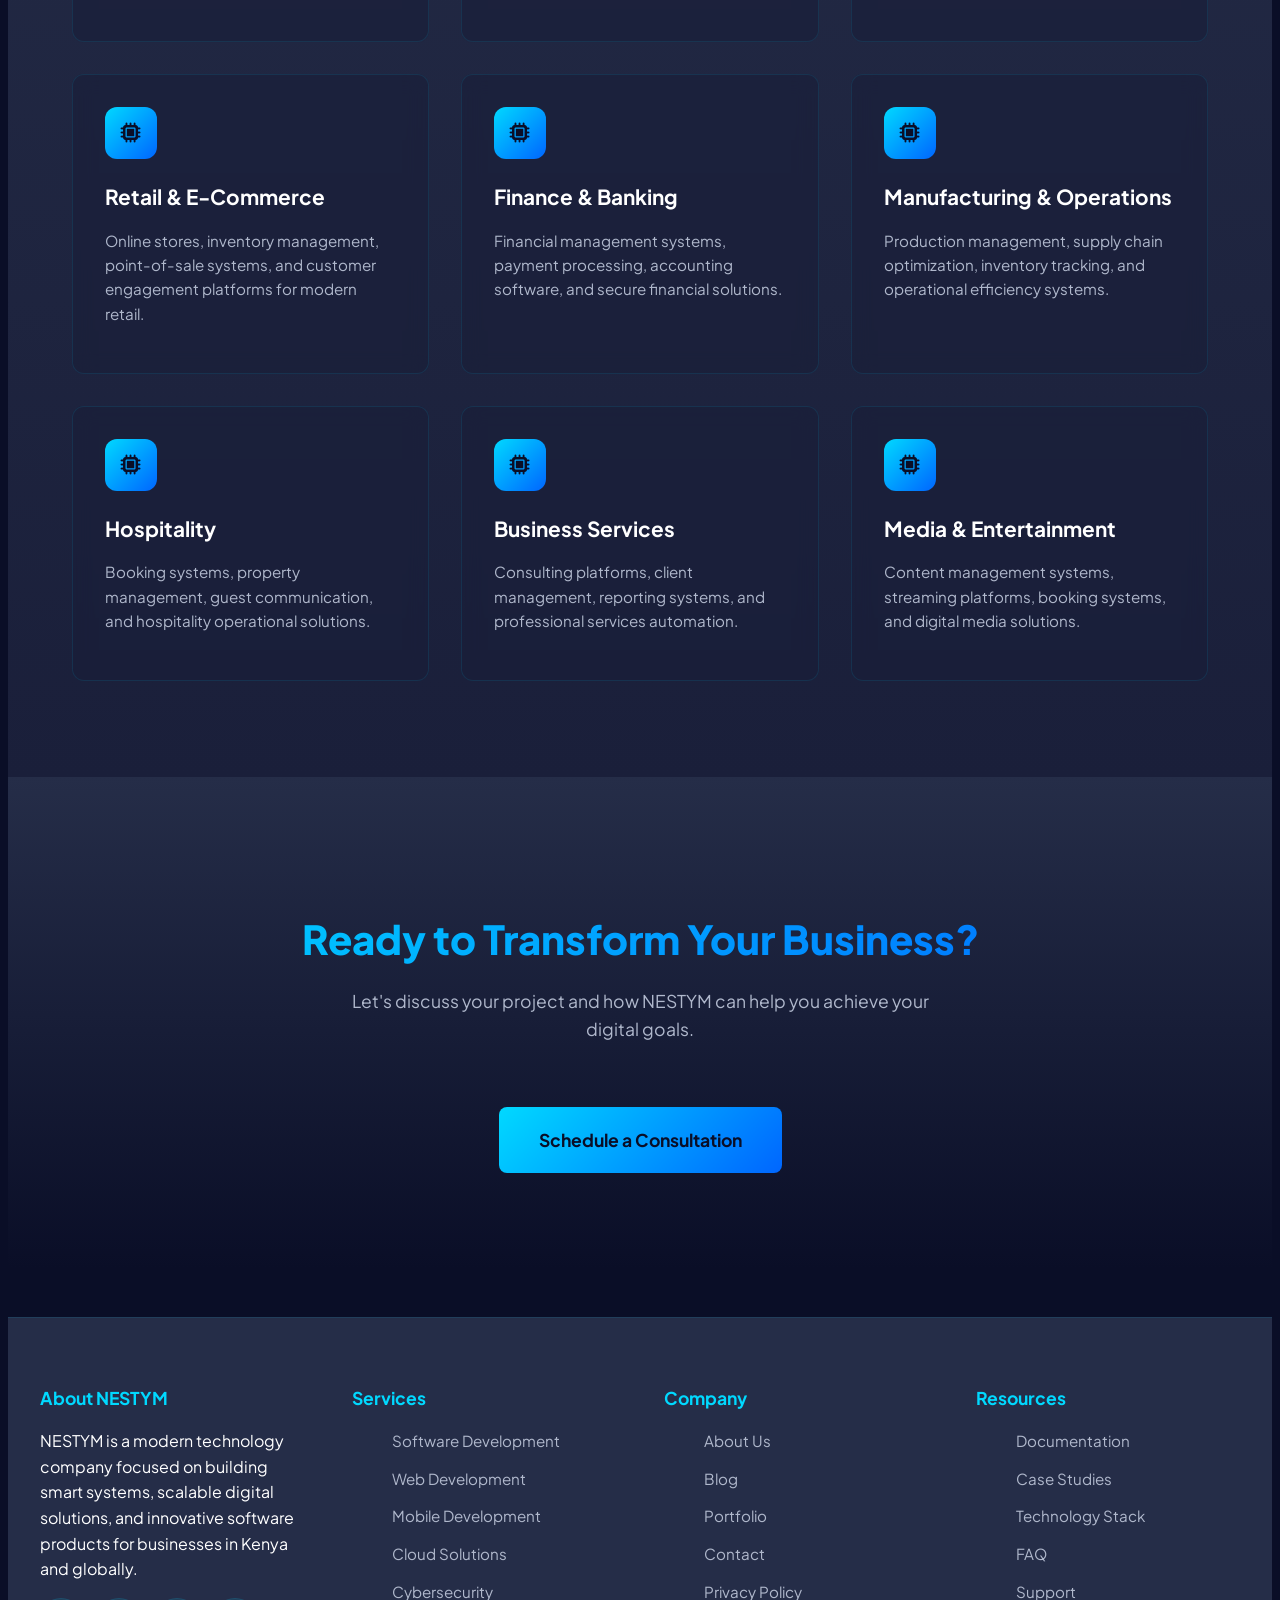
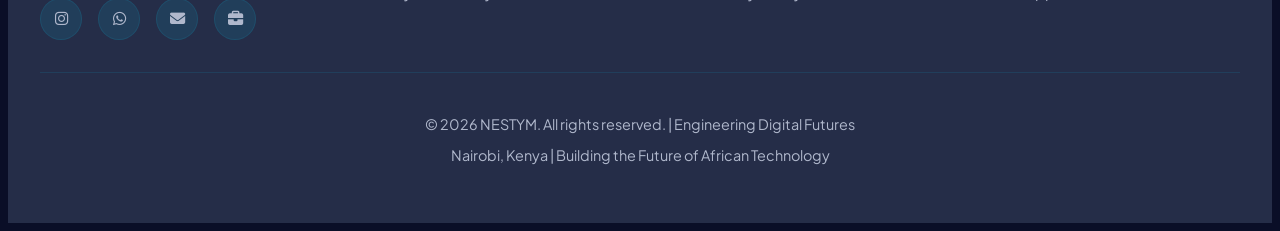
<file: pages/services.html>
<!DOCTYPE html>
<html lang="en">
<head>
    <meta charset="UTF-8">
    <meta name="viewport" content="width=device-width, initial-scale=1.0">
    <meta name="description" content="NESTYM Services - Software Development, Web Development, Mobile Apps, Cloud Solutions, Cybersecurity, and more.">
    <title>Services - NESTYM | Professional Technology Solutions</title>
        <link rel="icon" href="../images/nestym-logo.png" type="image/png">
    <link rel="preconnect" href="https://fonts.googleapis.com">
    <link rel="preconnect" href="https://fonts.gstatic.com" crossorigin>
    <link href="https://fonts.googleapis.com/css2?family=Plus+Jakarta+Sans:wght@300;400;500;600;700;800&display=swap" rel="stylesheet">
    <link rel="stylesheet" href="https://cdnjs.cloudflare.com/ajax/libs/font-awesome/6.5.1/css/all.min.css" crossorigin="anonymous" referrerpolicy="no-referrer">
    <link rel="stylesheet" href="../css/style.css">
</head>
<body>
    <!-- Animated Background -->
    <div class="animated-bg" id="animatedBg"></div>

    <!-- Navigation -->
    <nav>
        <div class="nav-container">
            <a href="../index.html" class="logo"><img src="../images/nestym-logo.png" alt="NESTYM logo" width="36" height="36">NESTYM</a>
            <ul class="nav-links">
                <li><a href="../index.html">Home</a></li>
                <li><a href="services.html">Services</a></li>
                <li><a href="about.html">About</a></li>
                <li><a href="projects.html">Projects</a></li>
                <li><a href="blog.html">Blog</a></li>
                <li><a href="contact.html">Contact</a></li>
            </ul>
            <button class="cta-button" onclick="window.location.href='contact.html'">Get Started</button>
            <button class="menu-toggle" id="menuToggle" aria-label="Open menu" aria-expanded="false">☰</button>
        </div>
    </nav>

    <!-- Hero Section -->
    <section class="hero page-hero">
        <div class="hero-content">
            <h1>Our Services</h1>
            <p class="tagline">Comprehensive technology solutions designed to transform your business and drive digital innovation.</p>
        </div>
    </section>

    <!-- Services Detail Section -->
    <section class="services">
        <div class="container">
            <div class="section-header">
                <h2>Professional Technology Solutions</h2>
                <p>Tailored services for businesses of all sizes, from startups to enterprises.</p>
            </div>

            <div class="services-grid">
                <div class="service-card">
                    <div class="service-icon"><i class="fa-solid fa-microchip" aria-hidden="true"></i></div>
                    <h3>Software Development</h3>
                    <p><strong>Custom Enterprise Systems</strong> - We build robust, scalable software solutions including:</p>
                    <ul style="color: var(--text-secondary); margin: 1rem 0; padding-left: 1.5rem;">
                        <li>Enterprise resource planning systems</li>
                        <li>Desktop applications</li>
                        <li>Business automation tools</li>
                        <li>Inventory management systems</li>
                        <li>School management platforms</li>
                        <li>Airport access systems</li>
                        <li>Booking and reservation systems</li>
                        <li>Financial management systems</li>
                    </ul>
                </div>

                <div class="service-card">
                    <div class="service-icon"><i class="fa-solid fa-microchip" aria-hidden="true"></i></div>
                    <h3>Web Development</h3>
                    <p><strong>Modern Web Experiences</strong> - Professional websites and web applications:</p>
                    <ul style="color: var(--text-secondary); margin: 1rem 0; padding-left: 1.5rem;">
                        <li>Business and company websites</li>
                        <li>Professional portfolio sites</li>
                        <li>E-commerce platforms</li>
                        <li>High-converting landing pages</li>
                        <li>Custom dashboards and analytics</li>
                        <li>Admin panels and management systems</li>
                        <li>Progressive web applications</li>
                        <li>Responsive mobile-friendly design</li>
                    </ul>
                </div>

                <div class="service-card">
                    <div class="service-icon"><i class="fa-solid fa-microchip" aria-hidden="true"></i></div>
                    <h3>System Development</h3>
                    <p><strong>Intelligent Systems Architecture</strong> - Enterprise-grade system solutions:</p>
                    <ul style="color: var(--text-secondary); margin: 1rem 0; padding-left: 1.5rem;">
                        <li>Management information systems</li>
                        <li>Database design and optimization</li>
                        <li>Secure authentication systems</li>
                        <li>Role-based access control</li>
                        <li>Attendance and tracking systems</li>
                        <li>Digital verification systems</li>
                        <li>Cloud-based enterprise solutions</li>
                        <li>Real-time data processing</li>
                    </ul>
                </div>

                <div class="service-card">
                    <div class="service-icon"><i class="fa-solid fa-microchip" aria-hidden="true"></i></div>
                    <h3>Mobile Development</h3>
                    <p><strong>Mobile-First Solutions</strong> - Apps for the modern user:</p>
                    <ul style="color: var(--text-secondary); margin: 1rem 0; padding-left: 1.5rem;">
                        <li>Native Android applications</li>
                        <li>Cross-platform mobile apps</li>
                        <li>Business mobile solutions</li>
                        <li>Customer service applications</li>
                        <li>Real-time tracking apps</li>
                        <li>E-commerce mobile apps</li>
                        <li>Payment integration</li>
                        <li>Mobile-optimized interfaces</li>
                    </ul>
                </div>

                <div class="service-card">
                    <div class="service-icon"><i class="fa-solid fa-microchip" aria-hidden="true"></i></div>
                    <h3>Cybersecurity & Protection</h3>
                    <p><strong>Secure Digital Infrastructure</strong> - Protect what matters most:</p>
                    <ul style="color: var(--text-secondary); margin: 1rem 0; padding-left: 1.5rem;">
                        <li>Secure login and authentication</li>
                        <li>Database encryption and protection</li>
                        <li>Website security hardening</li>
                        <li>Multi-factor authentication systems</li>
                        <li>User data protection protocols</li>
                        <li>Vulnerability assessments</li>
                        <li>Security compliance solutions</li>
                        <li>Incident response planning</li>
                    </ul>
                </div>

                <div class="service-card">
                    <div class="service-icon"><i class="fa-solid fa-microchip" aria-hidden="true"></i></div>
                    <h3>Cloud & Deployment Services</h3>
                    <p><strong>Global Infrastructure</strong> - Deploy with confidence worldwide:</p>
                    <ul style="color: var(--text-secondary); margin: 1rem 0; padding-left: 1.5rem;">
                        <li>GitHub deployment and automation</li>
                        <li>Cloudflare configuration</li>
                        <li>Server setup and management</li>
                        <li>DNS management and optimization</li>
                        <li>SSL certificate setup</li>
                        <li>Website performance optimization</li>
                        <li>Uptime monitoring</li>
                        <li>Backup and disaster recovery</li>
                    </ul>
                </div>

                <div class="service-card">
                    <div class="service-icon"><i class="fa-solid fa-microchip" aria-hidden="true"></i></div>
                    <h3>Domain & Hosting Services</h3>
                    <p><strong>Build Your Digital Brand</strong> - Professional domain solutions:</p>
                    <ul style="color: var(--text-secondary); margin: 1rem 0; padding-left: 1.5rem;">
                        <li>Personal domain registration (.dev, .io, .tech)</li>
                        <li>Business domain registration (.co.ke, .com)</li>
                        <li>Professional email setup</li>
                        <li>Hosting infrastructure</li>
                        <li>SSL certificate management</li>
                        <li>Domain transfer services</li>
                        <li>Email hosting and configuration</li>
                        <li>DNS and nameserver setup</li>
                    </ul>
                </div>

                <div class="service-card">
                    <div class="service-icon"><i class="fa-solid fa-microchip" aria-hidden="true"></i></div>
                    <h3>Business Automation</h3>
                    <p><strong>Streamline Operations</strong> - Intelligent automation solutions:</p>
                    <ul style="color: var(--text-secondary); margin: 1rem 0; padding-left: 1.5rem;">
                        <li>Workflow automation</li>
                        <li>Business process optimization</li>
                        <li>Data automation and integration</li>
                        <li>Invoice and billing automation</li>
                        <li>Report generation systems</li>
                        <li>Task scheduling and management</li>
                        <li>System integration services</li>
                        <li>Efficiency improvement consulting</li>
                    </ul>
                </div>

                <div class="service-card">
                    <div class="service-icon"><i class="fa-solid fa-microchip" aria-hidden="true"></i></div>
                    <h3>UI/UX Design</h3>
                    <p><strong>Beautiful Digital Experiences</strong> - Design that converts:</p>
                    <ul style="color: var(--text-secondary); margin: 1rem 0; padding-left: 1.5rem;">
                        <li>User interface design</li>
                        <li>User experience research</li>
                        <li>Responsive design systems</li>
                        <li>Interactive prototypes</li>
                        <li>Accessibility design</li>
                        <li>Design systems and components</li>
                        <li>Wireframing and mockups</li>
                        <li>User testing and research</li>
                    </ul>
                </div>

                <div class="service-card">
                    <div class="service-icon"><i class="fa-solid fa-microchip" aria-hidden="true"></i></div>
                    <h3>Consulting & Strategy</h3>
                    <p><strong>Digital Transformation</strong> - Expert guidance for growth:</p>
                    <ul style="color: var(--text-secondary); margin: 1rem 0; padding-left: 1.5rem;">
                        <li>Digital transformation strategy</li>
                        <li>Technology consulting</li>
                        <li>System architecture design</li>
                        <li>Technology stack selection</li>
                        <li>Project planning and management</li>
                        <li>Performance optimization</li>
                        <li>Best practices implementation</li>
                        <li>Team mentoring and training</li>
                    </ul>
                </div>
            </div>
        </div>
    </section>

    <!-- Service Process Section -->
    <section style="background: linear-gradient(180deg, var(--secondary-dark), var(--tertiary-dark)); padding: 6rem 2rem;">
        <div class="container">
            <div class="section-header">
                <h2>Our Development Process</h2>
                <p>A proven methodology for delivering exceptional results.</p>
            </div>

            <div class="services-grid" style="margin-top: 3rem;">
                <div class="service-card">
                    <div class="service-icon"><i class="fa-solid fa-microchip" aria-hidden="true"></i></div>
                    <h3>Discovery & Analysis</h3>
                    <p>We start by understanding your business goals, requirements, and challenges. In-depth consultations ensure we capture every detail before development begins.</p>
                </div>

                <div class="service-card">
                    <div class="service-icon"><i class="fa-solid fa-microchip" aria-hidden="true"></i></div>
                    <h3>Planning & Design</h3>
                    <p>Our team creates detailed project plans, system architecture, and design specifications. We ensure alignment with your vision before any code is written.</p>
                </div>

                <div class="service-card">
                    <div class="service-icon"><i class="fa-solid fa-microchip" aria-hidden="true"></i></div>
                    <h3>Development</h3>
                    <p>Using modern development practices and clean code principles, we build robust, scalable solutions. Regular updates keep you informed of progress.</p>
                </div>

                <div class="service-card">
                    <div class="service-icon"><i class="fa-solid fa-microchip" aria-hidden="true"></i></div>
                    <h3>Testing & QA</h3>
                    <p>Comprehensive testing ensures quality and reliability. We perform unit tests, integration tests, and user acceptance testing before deployment.</p>
                </div>

                <div class="service-card">
                    <div class="service-icon"><i class="fa-solid fa-microchip" aria-hidden="true"></i></div>
                    <h3>Deployment</h3>
                    <p>We handle all deployment aspects including server setup, configuration, and optimization. Your solution goes live with minimal downtime.</p>
                </div>

                <div class="service-card">
                    <div class="service-icon"><i class="fa-solid fa-microchip" aria-hidden="true"></i></div>
                    <h3>Support & Maintenance</h3>
                    <p>After launch, our team provides ongoing support, maintenance, and optimization. We're here to ensure your system performs at its best.</p>
                </div>
            </div>
        </div>
    </section>

    <!-- Industry Expertise Section -->
    <section style="background: linear-gradient(180deg, var(--tertiary-dark), var(--secondary-dark)); padding: 6rem 2rem;">
        <div class="container">
            <div class="section-header">
                <h2>Industries We Serve</h2>
                <p>Expertise across diverse sectors and business types.</p>
            </div>

            <div class="services-grid">
                <div class="service-card">
                    <div class="service-icon"><i class="fa-solid fa-microchip" aria-hidden="true"></i></div>
                    <h3>Travel & Transportation</h3>
                    <p>Booking systems, airline management, taxi dispatch, and travel logistics solutions for seamless passenger experiences.</p>
                </div>

                <div class="service-card">
                    <div class="service-icon"><i class="fa-solid fa-microchip" aria-hidden="true"></i></div>
                    <h3>Education</h3>
                    <p>School management systems, student information portals, online learning platforms, and administrative solutions for institutions.</p>
                </div>

                <div class="service-card">
                    <div class="service-icon"><i class="fa-solid fa-microchip" aria-hidden="true"></i></div>
                    <h3>Healthcare</h3>
                    <p>Patient management systems, appointment scheduling, medical records, and healthcare administration solutions.</p>
                </div>

                <div class="service-card">
                    <div class="service-icon"><i class="fa-solid fa-microchip" aria-hidden="true"></i></div>
                    <h3>Retail & E-Commerce</h3>
                    <p>Online stores, inventory management, point-of-sale systems, and customer engagement platforms for modern retail.</p>
                </div>

                <div class="service-card">
                    <div class="service-icon"><i class="fa-solid fa-microchip" aria-hidden="true"></i></div>
                    <h3>Finance & Banking</h3>
                    <p>Financial management systems, payment processing, accounting software, and secure financial solutions.</p>
                </div>

                <div class="service-card">
                    <div class="service-icon"><i class="fa-solid fa-microchip" aria-hidden="true"></i></div>
                    <h3>Manufacturing & Operations</h3>
                    <p>Production management, supply chain optimization, inventory tracking, and operational efficiency systems.</p>
                </div>

                <div class="service-card">
                    <div class="service-icon"><i class="fa-solid fa-microchip" aria-hidden="true"></i></div>
                    <h3>Hospitality</h3>
                    <p>Booking systems, property management, guest communication, and hospitality operational solutions.</p>
                </div>

                <div class="service-card">
                    <div class="service-icon"><i class="fa-solid fa-microchip" aria-hidden="true"></i></div>
                    <h3>Business Services</h3>
                    <p>Consulting platforms, client management, reporting systems, and professional services automation.</p>
                </div>

                <div class="service-card">
                    <div class="service-icon"><i class="fa-solid fa-microchip" aria-hidden="true"></i></div>
                    <h3>Media & Entertainment</h3>
                    <p>Content management systems, streaming platforms, booking systems, and digital media solutions.</p>
                </div>
            </div>
        </div>
    </section>

    <!-- CTA Section -->
    <section class="contact">
        <div class="container">
            <div class="section-header">
                <h2>Ready to Transform Your Business?</h2>
                <p>Let's discuss your project and how NESTYM can help you achieve your digital goals.</p>
            </div>

            <div style="text-align: center; margin-top: 3rem;">
                <a href="contact.html" class="btn-primary" style="font-size: 1.1rem; padding: 1.2rem 2.5rem;">Schedule a Consultation</a>
            </div>
        </div>
    </section>

    <!-- Footer -->
    <footer>
        <div class="footer-content">
            <div class="footer-section">
                <h3>About NESTYM</h3>
                <p>NESTYM is a modern technology company focused on building smart systems, scalable digital solutions, and innovative software products for businesses in Kenya and globally.</p>
                                <div class="social-links">
                    <a href="https://www.instagram.com/nestym.ke/" class="social-link" aria-label="Instagram" target="_blank" rel="noopener noreferrer"><i class="fa-brands fa-instagram"></i></a>
                    <a href="https://wa.me/254769159245" class="social-link" aria-label="WhatsApp" target="_blank" rel="noopener noreferrer"><i class="fa-brands fa-whatsapp"></i></a>
                    <a href="mailto:adnangrana001@gmail.com" class="social-link" aria-label="Email"><i class="fa-solid fa-envelope"></i></a>
                    <a href="https://adnan.co.ke" class="social-link" aria-label="Portfolio" target="_blank" rel="noopener noreferrer"><i class="fa-solid fa-briefcase"></i></a>
                </div>
            </div>

            <div class="footer-section">
                <h3>Services</h3>
                <ul>
                    <li><a href="services.html">Software Development</a></li>
                    <li><a href="services.html">Web Development</a></li>
                    <li><a href="services.html">Mobile Development</a></li>
                    <li><a href="services.html">Cloud Solutions</a></li>
                    <li><a href="services.html">Cybersecurity</a></li>
                </ul>
            </div>

            <div class="footer-section">
                <h3>Company</h3>
                <ul>
                    <li><a href="about.html">About Us</a></li>
                    <li><a href="blog.html">Blog</a></li>
                    <li><a href="https://adnan.co.ke" target="_blank" rel="noopener noreferrer">Portfolio</a></li>
                    <li><a href="contact.html">Contact</a></li>
                    <li><a href="privacy-policy.html">Privacy Policy</a></li>
                </ul>
            </div>

            <div class="footer-section">
                <h3>Resources</h3>
                <ul>
                    <li><a href="documentation.html">Documentation</a></li>
                    <li><a href="case-studies.html">Case Studies</a></li>
                    <li><a href="technology-stack.html">Technology Stack</a></li>
                    <li><a href="faq.html">FAQ</a></li>
                    <li><a href="support.html">Support</a></li>
                </ul>
            </div>
        </div>

        <div class="footer-bottom">
            <p>&copy; 2026 NESTYM. All rights reserved. | Engineering Digital Futures</p>
            <p>Nairobi, Kenya | Building the Future of African Technology</p>
        </div>
    </footer>
    <script src="../js/main.js" defer></script>
</body>
</html>
</file>
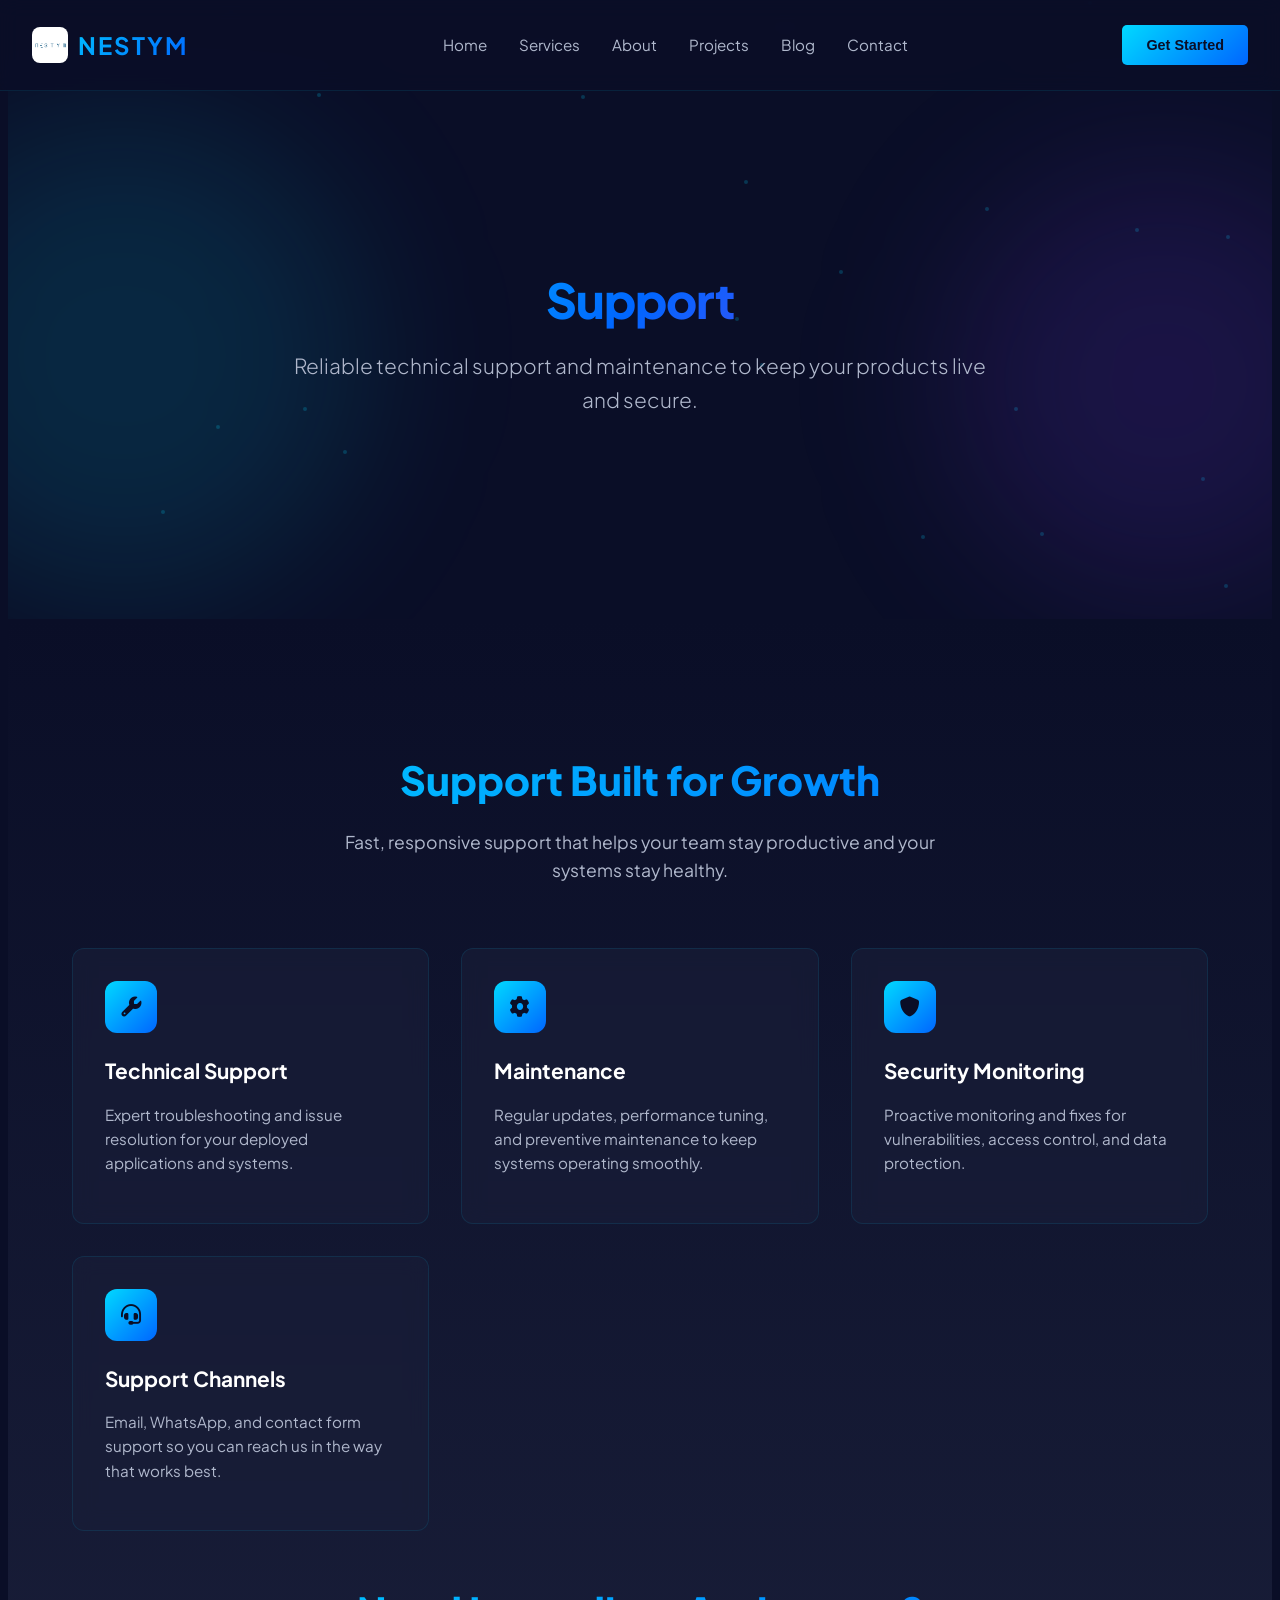
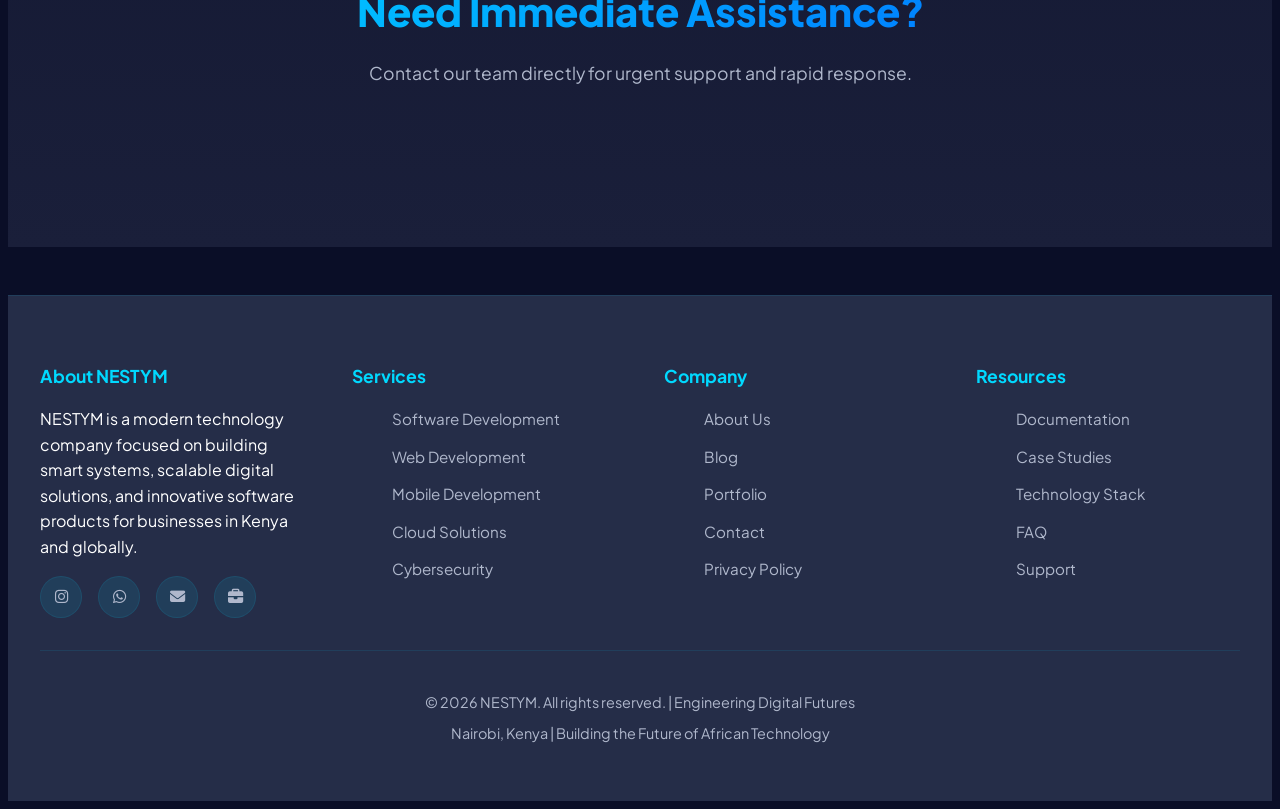
<file: pages/support.html>
<!DOCTYPE html>
<html lang="en">
<head>
    <meta charset="UTF-8">
    <meta name="viewport" content="width=device-width, initial-scale=1.0">
    <meta name="description" content="Support page for NESTYM with contact options, maintenance services, and post-launch assistance.">
    <title>Support | NESTYM</title>
    <link rel="icon" href="../images/nestym-logo.png" type="image/png">
    <link rel="preconnect" href="https://fonts.googleapis.com">
    <link rel="preconnect" href="https://fonts.gstatic.com" crossorigin>
    <link href="https://fonts.googleapis.com/css2?family=Plus+Jakarta+Sans:wght@300;400;500;600;700;800&display=swap" rel="stylesheet">
    <link rel="stylesheet" href="https://cdnjs.cloudflare.com/ajax/libs/font-awesome/6.5.1/css/all.min.css" crossorigin="anonymous" referrerpolicy="no-referrer">
    <link rel="stylesheet" href="../css/style.css">
</head>
<body>
    <div class="animated-bg" id="animatedBg"></div>

    <nav>
        <div class="nav-container">
            <a href="../index.html" class="logo"><img src="../images/nestym-logo.png" alt="NESTYM logo" width="36" height="36">NESTYM</a>
            <ul class="nav-links">
                <li><a href="../index.html#home">Home</a></li>
                <li><a href="services.html">Services</a></li>
                <li><a href="about.html">About</a></li>
                <li><a href="projects.html">Projects</a></li>
                <li><a href="blog.html">Blog</a></li>
                <li><a href="contact.html">Contact</a></li>
            </ul>
            <button class="cta-button" onclick="window.location.href='contact.html'">Get Started</button>
            <button class="menu-toggle" id="menuToggle" aria-label="Open menu" aria-expanded="false">☰</button>
        </div>
    </nav>

    <main>
        <section class="hero page-hero">
            <div class="hero-content">
                <h1>Support</h1>
                <p class="tagline">Reliable technical support and maintenance to keep your products live and secure.</p>
            </div>
        </section>

        <section class="services">
            <div class="container">
                <div class="section-header">
                    <h2>Support Built for Growth</h2>
                    <p>Fast, responsive support that helps your team stay productive and your systems stay healthy.</p>
                </div>

                <div class="services-grid">
                    <div class="service-card">
                        <div class="service-icon"><i class="fa-solid fa-wrench"></i></div>
                        <h3>Technical Support</h3>
                        <p>Expert troubleshooting and issue resolution for your deployed applications and systems.</p>
                    </div>
                    <div class="service-card">
                        <div class="service-icon"><i class="fa-solid fa-gear"></i></div>
                        <h3>Maintenance</h3>
                        <p>Regular updates, performance tuning, and preventive maintenance to keep systems operating smoothly.</p>
                    </div>
                    <div class="service-card">
                        <div class="service-icon"><i class="fa-solid fa-shield"></i></div>
                        <h3>Security Monitoring</h3>
                        <p>Proactive monitoring and fixes for vulnerabilities, access control, and data protection.</p>
                    </div>
                    <div class="service-card">
                        <div class="service-icon"><i class="fa-solid fa-headset"></i></div>
                        <h3>Support Channels</h3>
                        <p>Email, WhatsApp, and contact form support so you can reach us in the way that works best.</p>
                    </div>
                </div>

                <div class="section-header" style="margin-top: 3rem;">
                    <h2>Need Immediate Assistance?</h2>
                    <p>Contact our team directly for urgent support and rapid response.</p>
                </div>
            </div>
        </section>
    </main>

    <footer>
        <div class="footer-content">
            <div class="footer-section">
                <h3>About NESTYM</h3>
                <p>NESTYM is a modern technology company focused on building smart systems, scalable digital solutions, and innovative software products for businesses in Kenya and globally.</p>
                <div class="social-links">
                    <a href="https://www.instagram.com/nestym.ke/" class="social-link" aria-label="Instagram" target="_blank" rel="noopener noreferrer"><i class="fa-brands fa-instagram"></i></a>
                    <a href="https://wa.me/254769159245" class="social-link" aria-label="WhatsApp" target="_blank" rel="noopener noreferrer"><i class="fa-brands fa-whatsapp"></i></a>
                    <a href="mailto:adnangrana001@gmail.com" class="social-link" aria-label="Email"><i class="fa-solid fa-envelope"></i></a>
                    <a href="https://adnan.co.ke" class="social-link" aria-label="Portfolio" target="_blank" rel="noopener noreferrer"><i class="fa-solid fa-briefcase"></i></a>
                </div>
            </div>

            <div class="footer-section">
                <h3>Services</h3>
                <ul>
                    <li><a href="services.html">Software Development</a></li>
                    <li><a href="services.html">Web Development</a></li>
                    <li><a href="services.html">Mobile Development</a></li>
                    <li><a href="services.html">Cloud Solutions</a></li>
                    <li><a href="services.html">Cybersecurity</a></li>
                </ul>
            </div>

            <div class="footer-section">
                <h3>Company</h3>
                <ul>
                    <li><a href="about.html">About Us</a></li>
                    <li><a href="blog.html">Blog</a></li>
                    <li><a href="https://adnan.co.ke" target="_blank" rel="noopener noreferrer">Portfolio</a></li>
                    <li><a href="contact.html">Contact</a></li>
                    <li><a href="privacy-policy.html">Privacy Policy</a></li>
                </ul>
            </div>

            <div class="footer-section">
                <h3>Resources</h3>
                <ul>
                    <li><a href="documentation.html">Documentation</a></li>
                    <li><a href="case-studies.html">Case Studies</a></li>
                    <li><a href="technology-stack.html">Technology Stack</a></li>
                    <li><a href="faq.html">FAQ</a></li>
                    <li><a href="support.html">Support</a></li>
                </ul>
            </div>
        </div>

        <div class="footer-bottom">
            <p>&copy; 2026 NESTYM. All rights reserved. | Engineering Digital Futures</p>
            <p>Nairobi, Kenya | Building the Future of African Technology</p>
        </div>
    </footer>

    <script src="../js/main.js" defer></script>
</body>
</html>
</file>
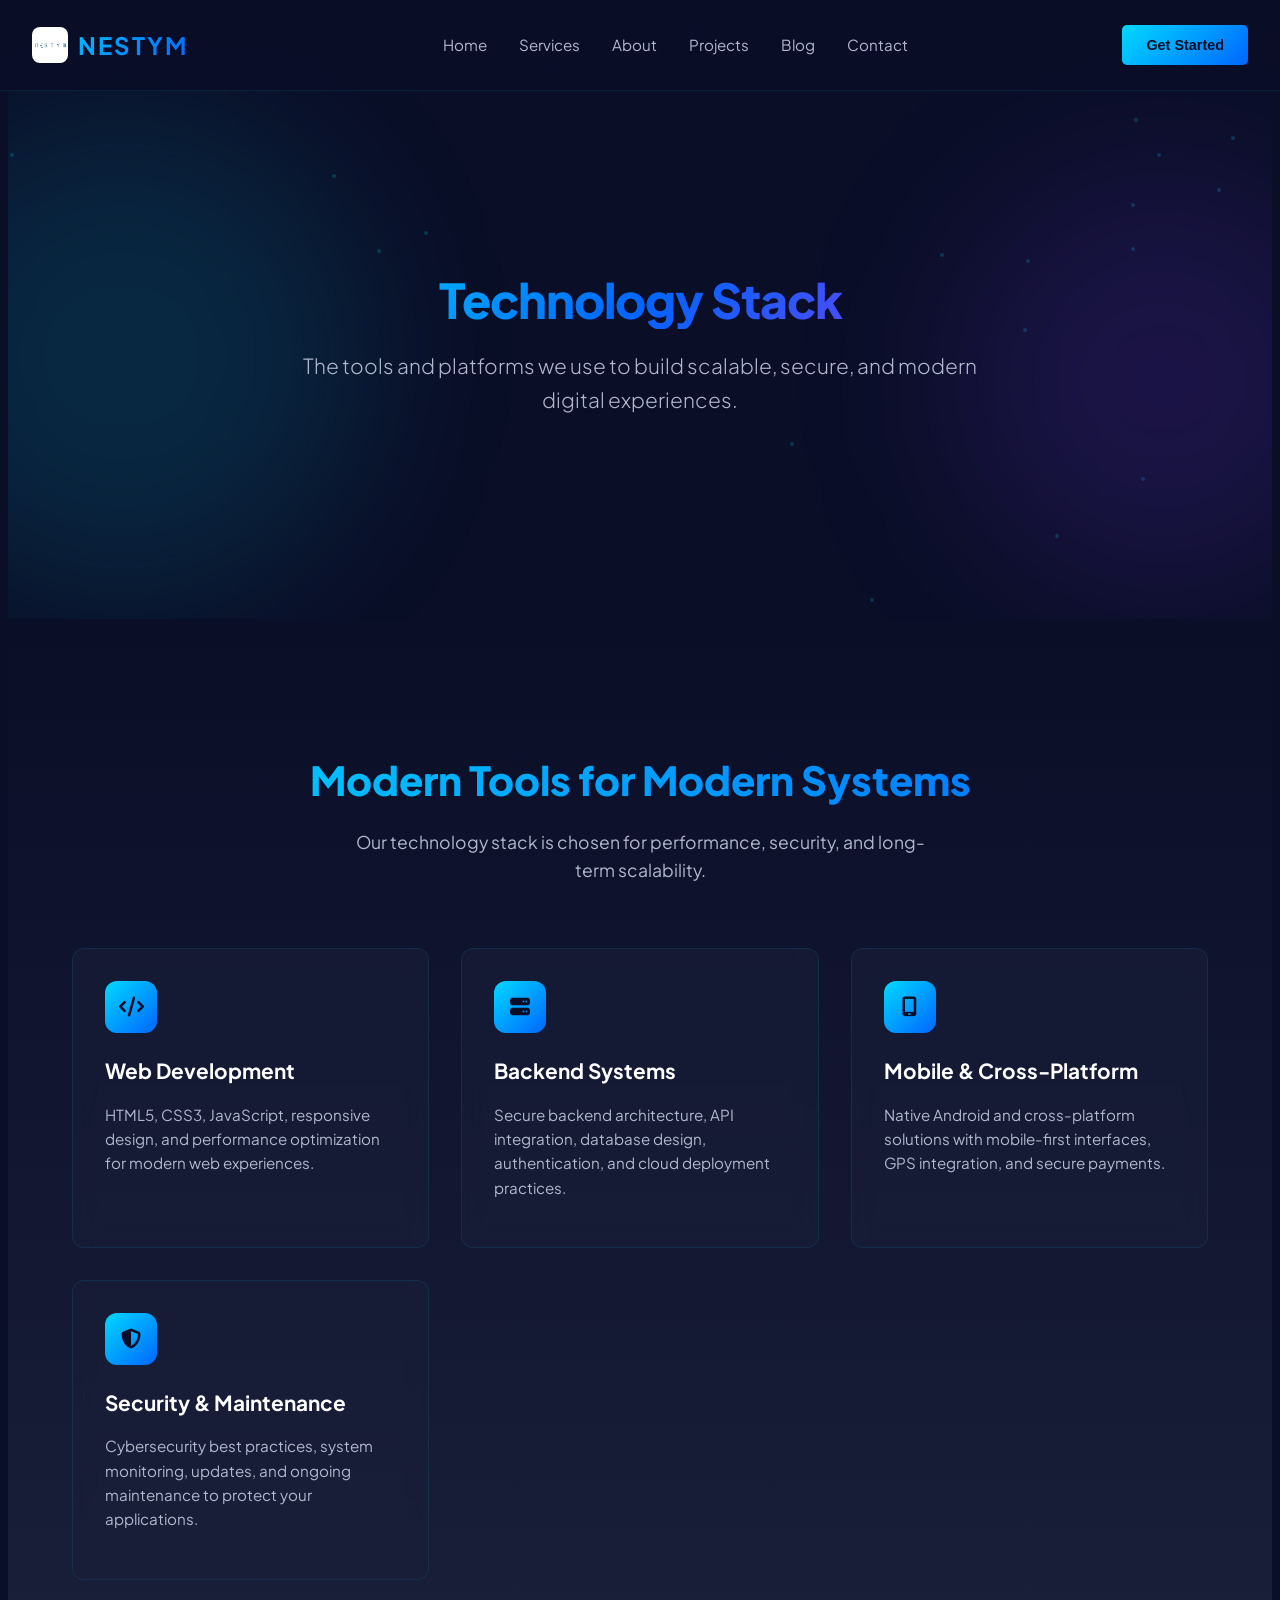
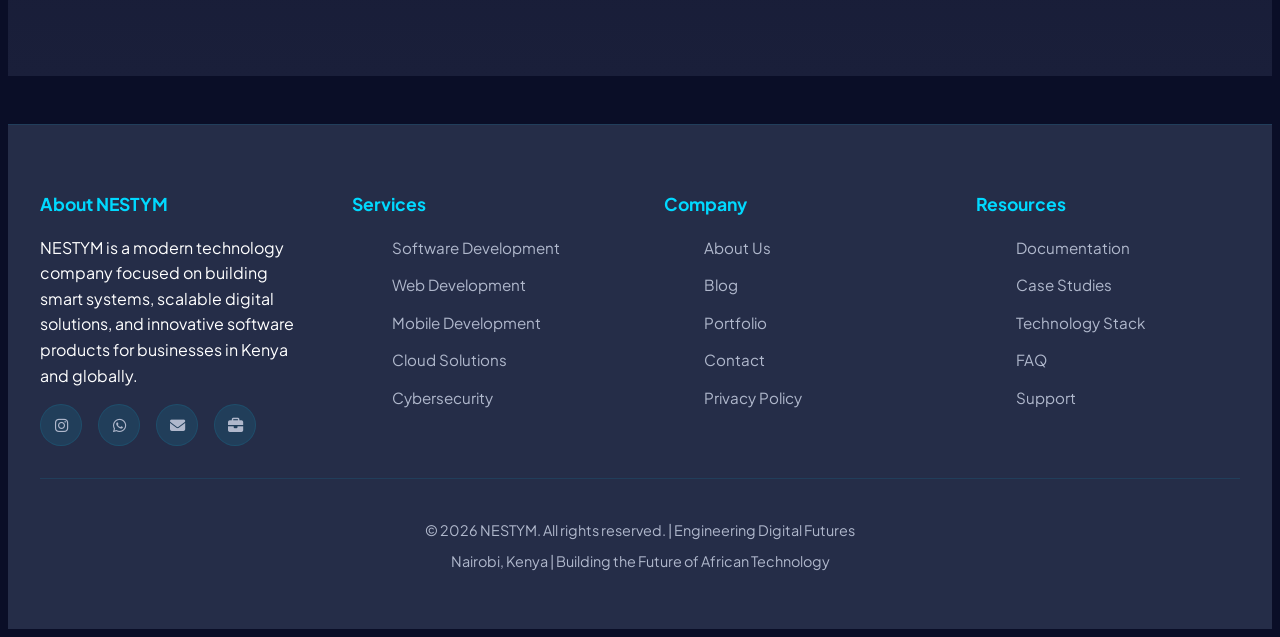
<file: pages/technology-stack.html>
<!DOCTYPE html>
<html lang="en">
<head>
    <meta charset="UTF-8">
    <meta name="viewport" content="width=device-width, initial-scale=1.0">
    <meta name="description" content="NESTYM technology stack page outlining the tools and platforms used for modern development.">
    <title>Technology Stack | NESTYM</title>
    <link rel="icon" href="../images/nestym-logo.png" type="image/png">
    <link rel="preconnect" href="https://fonts.googleapis.com">
    <link rel="preconnect" href="https://fonts.gstatic.com" crossorigin>
    <link href="https://fonts.googleapis.com/css2?family=Plus+Jakarta+Sans:wght@300;400;500;600;700;800&display=swap" rel="stylesheet">
    <link rel="stylesheet" href="https://cdnjs.cloudflare.com/ajax/libs/font-awesome/6.5.1/css/all.min.css" crossorigin="anonymous" referrerpolicy="no-referrer">
    <link rel="stylesheet" href="../css/style.css">
</head>
<body>
    <div class="animated-bg" id="animatedBg"></div>

    <nav>
        <div class="nav-container">
            <a href="../index.html" class="logo"><img src="../images/nestym-logo.png" alt="NESTYM logo" width="36" height="36">NESTYM</a>
            <ul class="nav-links">
                <li><a href="../index.html#home">Home</a></li>
                <li><a href="services.html">Services</a></li>
                <li><a href="about.html">About</a></li>
                <li><a href="projects.html">Projects</a></li>
                <li><a href="blog.html">Blog</a></li>
                <li><a href="contact.html">Contact</a></li>
            </ul>
            <button class="cta-button" onclick="window.location.href='contact.html'">Get Started</button>
            <button class="menu-toggle" id="menuToggle" aria-label="Open menu" aria-expanded="false">☰</button>
        </div>
    </nav>

    <main>
        <section class="hero page-hero">
            <div class="hero-content">
                <h1>Technology Stack</h1>
                <p class="tagline">The tools and platforms we use to build scalable, secure, and modern digital experiences.</p>
            </div>
        </section>

        <section class="services">
            <div class="container">
                <div class="section-header">
                    <h2>Modern Tools for Modern Systems</h2>
                    <p>Our technology stack is chosen for performance, security, and long-term scalability.</p>
                </div>

                <div class="services-grid">
                    <div class="service-card">
                        <div class="service-icon"><i class="fa-solid fa-code"></i></div>
                        <h3>Web Development</h3>
                        <p>HTML5, CSS3, JavaScript, responsive design, and performance optimization for modern web experiences.</p>
                    </div>
                    <div class="service-card">
                        <div class="service-icon"><i class="fa-solid fa-server"></i></div>
                        <h3>Backend Systems</h3>
                        <p>Secure backend architecture, API integration, database design, authentication, and cloud deployment practices.</p>
                    </div>
                    <div class="service-card">
                        <div class="service-icon"><i class="fa-solid fa-mobile-screen-button"></i></div>
                        <h3>Mobile & Cross-Platform</h3>
                        <p>Native Android and cross-platform solutions with mobile-first interfaces, GPS integration, and secure payments.</p>
                    </div>
                    <div class="service-card">
                        <div class="service-icon"><i class="fa-solid fa-shield-halved"></i></div>
                        <h3>Security & Maintenance</h3>
                        <p>Cybersecurity best practices, system monitoring, updates, and ongoing maintenance to protect your applications.</p>
                    </div>
                </div>
            </div>
        </section>
    </main>

    <footer>
        <div class="footer-content">
            <div class="footer-section">
                <h3>About NESTYM</h3>
                <p>NESTYM is a modern technology company focused on building smart systems, scalable digital solutions, and innovative software products for businesses in Kenya and globally.</p>
                <div class="social-links">
                    <a href="https://www.instagram.com/nestym.ke/" class="social-link" aria-label="Instagram" target="_blank" rel="noopener noreferrer"><i class="fa-brands fa-instagram"></i></a>
                    <a href="https://wa.me/254769159245" class="social-link" aria-label="WhatsApp" target="_blank" rel="noopener noreferrer"><i class="fa-brands fa-whatsapp"></i></a>
                    <a href="mailto:adnangrana001@gmail.com" class="social-link" aria-label="Email"><i class="fa-solid fa-envelope"></i></a>
                    <a href="https://adnan.co.ke" class="social-link" aria-label="Portfolio" target="_blank" rel="noopener noreferrer"><i class="fa-solid fa-briefcase"></i></a>
                </div>
            </div>

            <div class="footer-section">
                <h3>Services</h3>
                <ul>
                    <li><a href="services.html">Software Development</a></li>
                    <li><a href="services.html">Web Development</a></li>
                    <li><a href="services.html">Mobile Development</a></li>
                    <li><a href="services.html">Cloud Solutions</a></li>
                    <li><a href="services.html">Cybersecurity</a></li>
                </ul>
            </div>

            <div class="footer-section">
                <h3>Company</h3>
                <ul>
                    <li><a href="about.html">About Us</a></li>
                    <li><a href="blog.html">Blog</a></li>
                    <li><a href="https://adnan.co.ke" target="_blank" rel="noopener noreferrer">Portfolio</a></li>
                    <li><a href="contact.html">Contact</a></li>
                    <li><a href="privacy-policy.html">Privacy Policy</a></li>
                </ul>
            </div>

            <div class="footer-section">
                <h3>Resources</h3>
                <ul>
                    <li><a href="documentation.html">Documentation</a></li>
                    <li><a href="case-studies.html">Case Studies</a></li>
                    <li><a href="technology-stack.html">Technology Stack</a></li>
                    <li><a href="faq.html">FAQ</a></li>
                    <li><a href="support.html">Support</a></li>
                </ul>
            </div>
        </div>

        <div class="footer-bottom">
            <p>&copy; 2026 NESTYM. All rights reserved. | Engineering Digital Futures</p>
            <p>Nairobi, Kenya | Building the Future of African Technology</p>
        </div>
    </footer>

    <script src="../js/main.js" defer></script>
</body>
</html>
</file>
<file: css/style.css>
/* ===== NESTYM - MODERN FUTURISTIC TECHNOLOGY WEBSITE ===== */
/* Main Stylesheet */

:root {
    --primary-dark: #0a0e27;
    --secondary-dark: #1a1f3a;
    --tertiary-dark: #252d48;
    --accent-cyan: #00d9ff;
    --accent-blue: #0066ff;
    --accent-purple: #7c3aed;
    --text-primary: #ffffff;
    --text-secondary: #b0b8cc;
    --border-light: rgba(0, 217, 255, 0.1);
    --border-medium: rgba(0, 217, 255, 0.2);
    --shadow-sm: 0 4px 15px rgba(0, 0, 0, 0.3);
    --shadow-md: 0 8px 30px rgba(0, 0, 0, 0.4);
    --shadow-lg: 0 15px 50px rgba(0, 0, 0, 0.5);
}

::selection {
    background: rgba(0, 217, 255, 0.25);
    color: var(--text-primary);
}

*:focus-visible {
    outline: 2px solid var(--accent-cyan);
    outline-offset: 2px;
}

html {
    scroll-behavior: smooth;
    scroll-padding-top: 80px;
}

body {
    font-family: 'Plus Jakarta Sans', 'Segoe UI', Tahoma, Geneva, Verdana, sans-serif;
    background-color: var(--primary-dark);
    color: var(--text-primary);
    line-height: 1.6;
    overflow-x: hidden;
}

img {
    max-width: 100%;
    height: auto;
}

/* ===== ANIMATED BACKGROUND ===== */
.animated-bg {
    position: fixed;
    top: 0;
    left: 0;
    width: 100%;
    height: 100%;
    z-index: -1;
    background: var(--primary-dark);
    overflow: hidden;
}

.floating-particle {
    position: absolute;
    width: 4px;
    height: 4px;
    background: var(--accent-cyan);
    border-radius: 50%;
    opacity: 0.2;
    animation: float-animation 20s infinite;
}

@keyframes float-animation {
    0% {
        transform: translateY(0) translateX(0);
        opacity: 0.2;
    }
    50% {
        opacity: 0.5;
    }
    100% {
        transform: translateY(-100vh) translateX(50px);
        opacity: 0;
    }
}

/* ===== NAVIGATION ===== */
nav {
    position: fixed;
    top: 0;
    left: 0;
    right: 0;
    background: rgba(10, 14, 39, 0.9);
    backdrop-filter: blur(10px);
    border-bottom: 1px solid var(--border-light);
    z-index: 1000;
    padding: 1rem 0;
    transition: background 0.3s ease, box-shadow 0.3s ease, padding 0.3s ease;
}

nav.nav-scrolled {
    background: rgba(10, 14, 39, 0.97);
    box-shadow: 0 8px 32px rgba(0, 0, 0, 0.35);
    padding: 0.75rem 0;
}

.nav-container {
    max-width: 1400px;
    margin: 0 auto;
    display: flex;
    justify-content: space-between;
    align-items: center;
    padding: 0 2rem;
}

.logo {
    font-size: 1.5rem;
    font-weight: 700;
    background: linear-gradient(135deg, var(--accent-cyan), var(--accent-blue));
    -webkit-background-clip: text;
    -webkit-text-fill-color: transparent;
    background-clip: text;
    text-decoration: none;
    letter-spacing: 2px;
    display: inline-flex;
    align-items: center;
    gap: 0.6rem;
}

.logo img {
    width: 36px;
    height: 36px;
    border-radius: 8px;
    object-fit: cover;
    -webkit-text-fill-color: initial;
}

.nav-links {
    display: flex;
    gap: 2rem;
    list-style: none;
}

.nav-links a {
    color: var(--text-secondary);
    text-decoration: none;
    font-size: 0.95rem;
    transition: all 0.3s ease;
    position: relative;
}

.nav-links a:hover {
    color: var(--accent-cyan);
}

.nav-links a::after {
    content: '';
    position: absolute;
    bottom: -5px;
    left: 0;
    width: 0;
    height: 2px;
    background: var(--accent-cyan);
    transition: width 0.3s ease;
}

.nav-links a:hover::after {
    width: 100%;
}

.cta-button {
    padding: 0.75rem 1.5rem;
    background: linear-gradient(135deg, var(--accent-cyan), var(--accent-blue));
    color: var(--primary-dark);
    border: none;
    border-radius: 5px;
    font-weight: 600;
    cursor: pointer;
    transition: all 0.3s ease;
    font-size: 0.9rem;
}

.cta-button:hover {
    transform: translateY(-2px);
    box-shadow: 0 10px 25px rgba(0, 217, 255, 0.3);
}

.menu-toggle {
    display: none;
    background: none;
    border: none;
    color: var(--accent-cyan);
    font-size: 1.5rem;
    cursor: pointer;
}

/* ===== HERO SECTION ===== */
.hero {
    margin-top: 60px;
    min-height: 100vh;
    display: flex;
    align-items: center;
    justify-content: center;
    text-align: center;
    position: relative;
    overflow: hidden;
    padding: 2rem;
}

.hero::before,
.hero::after {
    content: '';
    position: absolute;
    border-radius: 50%;
    filter: blur(80px);
    pointer-events: none;
    z-index: 0;
}

.hero::before {
    width: 480px;
    height: 480px;
    top: 10%;
    left: -10%;
    background: rgba(0, 217, 255, 0.12);
}

.hero::after {
    width: 420px;
    height: 420px;
    bottom: 5%;
    right: -8%;
    background: rgba(124, 58, 237, 0.15);
}

.hero.page-hero {
    min-height: 55vh;
}

.hero.page-hero h1 {
    font-size: 3rem;
}

.hero-content {
    max-width: 900px;
    position: relative;
    z-index: 2;
    animation: hero-slide-up 1s ease-out;
}

@keyframes hero-slide-up {
    from {
        opacity: 0;
        transform: translateY(30px);
    }
    to {
        opacity: 1;
        transform: translateY(0);
    }
}

.hero h1 {
    font-size: 4rem;
    margin-bottom: 1rem;
    line-height: 1.2;
    background: linear-gradient(135deg, var(--accent-cyan), var(--accent-blue), var(--accent-purple));
    -webkit-background-clip: text;
    -webkit-text-fill-color: transparent;
    background-clip: text;
    font-weight: 800;
    letter-spacing: -1px;
}

.hero .tagline {
    font-size: 1.3rem;
    color: var(--text-secondary);
    margin-bottom: 2rem;
    font-weight: 300;
    max-width: 720px;
    margin-left: auto;
    margin-right: auto;
}

.hero-badge {
    display: inline-flex;
    align-items: center;
    gap: 0.5rem;
    padding: 0.45rem 1rem;
    margin-bottom: 1.25rem;
    border-radius: 999px;
    font-size: 0.85rem;
    font-weight: 600;
    letter-spacing: 0.5px;
    color: var(--accent-cyan);
    background: rgba(0, 217, 255, 0.08);
    border: 1px solid var(--border-medium);
}

.hero-badge i {
    font-size: 0.75rem;
}

.hero-buttons {
    display: flex;
    gap: 1rem;
    justify-content: center;
    flex-wrap: wrap;
    margin-bottom: 3rem;
}

.btn-primary {
    padding: 1rem 2rem;
    background: linear-gradient(135deg, var(--accent-cyan), var(--accent-blue));
    color: var(--primary-dark);
    border: none;
    border-radius: 8px;
    font-weight: 700;
    font-size: 1rem;
    cursor: pointer;
    transition: all 0.3s ease;
    text-decoration: none;
    display: inline-block;
}

.btn-primary:hover {
    transform: translateY(-3px);
    box-shadow: 0 15px 35px rgba(0, 217, 255, 0.4);
}

.btn-secondary {
    padding: 1rem 2rem;
    background: transparent;
    color: var(--accent-cyan);
    border: 2px solid var(--accent-cyan);
    border-radius: 8px;
    font-weight: 700;
    font-size: 1rem;
    cursor: pointer;
    transition: all 0.3s ease;
    text-decoration: none;
    display: inline-block;
}

.btn-secondary:hover {
    background: var(--accent-cyan);
    color: var(--primary-dark);
    box-shadow: 0 15px 35px rgba(0, 217, 255, 0.3);
}

.scroll-indicator {
    position: absolute;
    bottom: 2rem;
    left: 50%;
    transform: translateX(-50%);
    animation: bounce 2s infinite;
}

@keyframes bounce {
    0%, 100% {
        transform: translateX(-50%) translateY(0);
    }
    50% {
        transform: translateX(-50%) translateY(10px);
    }
}

.scroll-indicator svg {
    width: 24px;
    height: 24px;
    stroke: var(--accent-cyan);
}

/* ===== CONTAINER & SECTIONS ===== */
.container {
    max-width: 1400px;
    margin: 0 auto;
    padding: 0 2rem;
}

section {
    padding: 6rem 2rem;
    position: relative;
    z-index: 2;
}

.section-header {
    text-align: center;
    margin-bottom: 4rem;
}

.section-header h2 {
    font-size: 2.5rem;
    margin-bottom: 1rem;
    background: linear-gradient(135deg, var(--accent-cyan), var(--accent-blue));
    -webkit-background-clip: text;
    -webkit-text-fill-color: transparent;
    background-clip: text;
    font-weight: 800;
}

.section-header p {
    font-size: 1.1rem;
    color: var(--text-secondary);
    max-width: 600px;
    margin: 0 auto;
}

/* ===== SERVICES SECTION ===== */
.services {
    background: linear-gradient(180deg, var(--primary-dark), var(--secondary-dark));
}

.services-grid {
    display: grid;
    grid-template-columns: repeat(auto-fit, minmax(300px, 1fr));
    gap: 2rem;
}

.service-card {
    background: rgba(26, 31, 58, 0.6);
    border: 1px solid var(--border-light);
    border-radius: 12px;
    padding: 2rem;
    transition: all 0.3s ease;
    backdrop-filter: blur(10px);
    position: relative;
    overflow: hidden;
}

.service-card::before {
    content: '';
    position: absolute;
    top: 0;
    left: -100%;
    width: 100%;
    height: 100%;
    background: linear-gradient(90deg, transparent, rgba(0, 217, 255, 0.1), transparent);
    transition: left 0.5s ease;
    z-index: -1;
}

.service-card:hover::before {
    left: 100%;
}

.service-card:hover {
    border-color: var(--border-medium);
    box-shadow: 0 10px 30px rgba(0, 217, 255, 0.2);
    transform: translateY(-5px);
}

.service-icon {
    width: 52px;
    height: 52px;
    background: linear-gradient(135deg, var(--accent-cyan), var(--accent-blue));
    border-radius: 12px;
    display: flex;
    align-items: center;
    justify-content: center;
    font-size: 1.25rem;
    margin-bottom: 1rem;
    color: var(--primary-dark);
    flex-shrink: 0;
}

.service-icon i,
.feature-icon i,
.tech-icon i,
.contact-icon i {
    line-height: 1;
}

.service-card h3 {
    font-size: 1.3rem;
    margin-bottom: 0.5rem;
    color: var(--text-primary);
}

.service-card p {
    color: var(--text-secondary);
    font-size: 0.95rem;
    line-height: 1.6;
}

/* ===== ABOUT SECTION ===== */
.about {
    background: linear-gradient(180deg, var(--secondary-dark), var(--tertiary-dark));
}

.about-content {
    display: grid;
    grid-template-columns: 1fr 1fr;
    gap: 4rem;
    align-items: center;
}

.about-content .about-stats {
    grid-column: 1 / -1;
}

.about-text h3 {
    font-size: 2rem;
    margin-bottom: 1rem;
    color: var(--accent-cyan);
}

.about-text p {
    color: var(--text-secondary);
    margin-bottom: 1.5rem;
    line-height: 1.8;
    font-size: 1.05rem;
}

.about-stats {
    display: grid;
    grid-template-columns: repeat(4, 1fr);
    gap: 2rem;
    margin-top: 2rem;
}

.stat-box {
    background: rgba(26, 31, 58, 0.5);
    padding: 1.5rem;
    border-radius: 10px;
    border-left: 3px solid var(--accent-cyan);
    transition: all 0.3s ease;
}

.stat-box:hover {
    transform: translateX(5px);
    box-shadow: 0 5px 20px rgba(0, 217, 255, 0.15);
}

.stat-number {
    font-size: 2rem;
    font-weight: 800;
    color: var(--accent-cyan);
}

.stat-label {
    color: var(--text-secondary);
    font-size: 0.9rem;
    margin-top: 0.5rem;
}

.about-image {
    background: linear-gradient(135deg, rgba(0, 217, 255, 0.06), rgba(0, 102, 255, 0.06));
    border: 2px solid var(--border-light);
    border-radius: 16px;
    padding: 0;
    overflow: hidden;
    display: block;
    max-width: 650px;
    width: 100%;
    aspect-ratio: 650 / 400;
}

.about-image img {
    display: block;
    width: 100%;
    height: 100%;
    object-fit: cover;
    -o-object-fit: cover;
    min-height: 280px;
    background: var(--tertiary-dark);
}

.project-image.image-fallback,
.blog-image.image-fallback,
.about-image.image-fallback {
    background: linear-gradient(135deg, rgba(0, 217, 255, 0.18), rgba(0, 102, 255, 0.22));
    display: flex;
    align-items: center;
    justify-content: center;
}

.project-image.image-fallback::before,
.blog-image.image-fallback::before,
.about-image.image-fallback::before {
    content: '\f03e';
    font-family: 'Font Awesome 6 Free';
    font-weight: 900;
    font-size: 2.5rem;
    color: rgba(0, 217, 255, 0.35);
    position: absolute;
    z-index: 1;
}

/* Scroll reveal */
.reveal {
    opacity: 0;
    transform: translateY(28px);
    transition: opacity 0.65s ease, transform 0.65s ease;
}

.reveal.revealed {
    opacity: 1;
    transform: translateY(0);
}

/* ===== PROJECTS SECTION ===== */
.projects {
    background: linear-gradient(180deg, var(--tertiary-dark), var(--secondary-dark));
}

.projects-grid {
    display: grid;
    grid-template-columns: repeat(auto-fit, minmax(280px, 1fr));
    gap: 2rem;
}

.project-card {
    background: rgba(26, 31, 58, 0.6);
    border: 1px solid var(--border-light);
    border-radius: 12px;
    overflow: hidden;
    transition: all 0.3s ease;
    cursor: pointer;
}

.project-image {
    width: 100%;
    height: 220px;
    background: linear-gradient(135deg, rgba(0, 217, 255, 0.1), rgba(0, 102, 255, 0.1));
    position: relative;
    overflow: hidden;
}

.project-image img,
.blog-image img {
    width: 100%;
    height: 100%;
    object-fit: cover;
    display: block;
    transition: transform 0.5s ease;
    position: relative;
    z-index: 1;
    background: var(--tertiary-dark);
}

.project-image img {
    min-height: 220px;
}

.blog-image img {
    min-height: 200px;
}

.project-image[data-topic="airport"] img,
.project-image[data-topic="airline"] img {
    object-position: center 40%;
}

.project-image[data-topic="taxi"] img {
    object-position: center 55%;
}

.project-image[data-topic="school"] img {
    object-position: center 35%;
}

.project-image[data-topic="corporate"] img,
.blog-image[data-topic="startup"] img,
.blog-image[data-topic="digital"] img {
    object-position: center 30%;
}

.project-image[data-topic="analytics"] img,
.blog-image[data-topic="data"] img {
    object-position: center top;
}

.blog-image[data-topic="mobile"] img {
    object-position: center 45%;
}

.blog-image[data-topic="global"] img {
    object-position: center center;
}

.project-image::after {
    content: '';
    position: absolute;
    inset: 0;
    z-index: 2;
    background: linear-gradient(180deg, transparent 55%, rgba(10, 14, 39, 0.55) 100%);
    pointer-events: none;
}

.project-card:hover .project-image img {
    transform: scale(1.06);
}

.project-content {
    padding: 1.5rem;
}

.project-tag {
    display: inline-block;
    background: rgba(0, 217, 255, 0.1);
    color: var(--accent-cyan);
    padding: 0.35rem 0.75rem;
    border-radius: 20px;
    font-size: 0.8rem;
    margin-bottom: 0.75rem;
    border: 1px solid var(--border-light);
}

.project-card h3 {
    font-size: 1.3rem;
    margin-bottom: 0.5rem;
}

.project-card p {
    color: var(--text-secondary);
    font-size: 0.95rem;
    margin-bottom: 1rem;
}

.project-card:hover {
    transform: translateY(-10px);
    box-shadow: 0 15px 40px rgba(0, 217, 255, 0.2);
    border-color: var(--border-medium);
}

/* ===== TECHNOLOGIES SECTION ===== */
.technologies {
    background: linear-gradient(180deg, var(--secondary-dark), var(--tertiary-dark));
}

.tech-grid {
    display: grid;
    grid-template-columns: repeat(auto-fit, minmax(150px, 1fr));
    gap: 1.5rem;
}

.tech-item {
    background: rgba(26, 31, 58, 0.6);
    border: 1px solid var(--border-light);
    border-radius: 10px;
    padding: 2rem 1rem;
    text-align: center;
    transition: all 0.3s ease;
    display: flex;
    flex-direction: column;
    align-items: center;
    justify-content: center;
}

.tech-item:hover {
    border-color: var(--border-medium);
    box-shadow: 0 10px 30px rgba(0, 217, 255, 0.15);
    transform: translateY(-5px);
}

.tech-icon {
    width: 56px;
    height: 56px;
    margin-bottom: 0.75rem;
    background: linear-gradient(135deg, var(--accent-cyan), var(--accent-blue));
    border-radius: 12px;
    display: flex;
    align-items: center;
    justify-content: center;
    font-size: 1.5rem;
    color: var(--primary-dark);
}

.tech-item p {
    color: var(--text-secondary);
    font-weight: 600;
}

/* ===== BLOG SECTION ===== */
.blog {
    background: linear-gradient(180deg, var(--tertiary-dark), var(--primary-dark));
}

.blog-grid {
    display: grid;
    grid-template-columns: repeat(auto-fit, minmax(300px, 1fr));
    gap: 2rem;
}

.blog-card {
    background: rgba(26, 31, 58, 0.6);
    border: 1px solid var(--border-light);
    border-radius: 12px;
    overflow: hidden;
    transition: all 0.3s ease;
    display: flex;
    flex-direction: column;
}

.blog-image {
    width: 100%;
    height: 200px;
    background: linear-gradient(135deg, rgba(0, 217, 255, 0.1), rgba(0, 102, 255, 0.1));
    position: relative;
    overflow: hidden;
    flex-shrink: 0;
}

.blog-image img {
    width: 100%;
    height: 100%;
    object-fit: cover;
    display: block;
    transition: transform 0.5s ease;
    position: relative;
    z-index: 1;
    min-height: 200px;
    background: var(--tertiary-dark);
}

.blog-image::after {
    content: '';
    position: absolute;
    inset: 0;
    z-index: 2;
    background: linear-gradient(180deg, transparent 60%, rgba(10, 14, 39, 0.5) 100%);
    pointer-events: none;
}

.blog-card:hover .blog-image img {
    transform: scale(1.05);
}

.blog-content {
    padding: 1.5rem;
    flex: 1;
    display: flex;
    flex-direction: column;
}

.blog-date {
    color: var(--accent-cyan);
    font-size: 0.85rem;
    margin-bottom: 0.5rem;
}

.blog-card h3 {
    font-size: 1.2rem;
    margin-bottom: 0.75rem;
    color: var(--text-primary);
}

.blog-card p {
    color: var(--text-secondary);
    font-size: 0.95rem;
    flex: 1;
    margin-bottom: 1rem;
}

.read-more {
    color: var(--accent-cyan);
    text-decoration: none;
    font-weight: 600;
    transition: all 0.3s ease;
    display: inline-block;
}

.read-more:hover {
    color: var(--accent-blue);
    transform: translateX(5px);
}

.blog-card:hover {
    transform: translateY(-8px);
    box-shadow: 0 12px 35px rgba(0, 217, 255, 0.2);
    border-color: var(--border-medium);
}

/* ===== WHY CHOOSE ===== */
.why-choose {
    background: linear-gradient(180deg, var(--primary-dark), var(--secondary-dark));
}

.features-grid {
    display: grid;
    grid-template-columns: repeat(auto-fit, minmax(250px, 1fr));
    gap: 2rem;
}

.feature-box {
    background: rgba(26, 31, 58, 0.6);
    border: 1px solid var(--border-light);
    border-radius: 12px;
    padding: 2rem;
    text-align: center;
    transition: all 0.3s ease;
}

.feature-box:hover {
    border-color: var(--border-medium);
    box-shadow: 0 12px 35px rgba(0, 217, 255, 0.2);
    transform: translateY(-5px);
}

.feature-icon {
    width: 64px;
    height: 64px;
    margin: 0 auto 1rem;
    background: linear-gradient(135deg, rgba(0, 217, 255, 0.15), rgba(0, 102, 255, 0.15));
    border: 1px solid var(--border-light);
    border-radius: 50%;
    display: flex;
    align-items: center;
    justify-content: center;
    font-size: 1.5rem;
    color: var(--accent-cyan);
}

.feature-box h3 {
    font-size: 1.2rem;
    margin-bottom: 0.75rem;
    color: var(--text-primary);
}

.feature-box p {
    color: var(--text-secondary);
    font-size: 0.95rem;
}

/* ===== TESTIMONIALS ===== */
.testimonials {
    background: linear-gradient(180deg, var(--secondary-dark), var(--tertiary-dark));
}

.testimonial-grid {
    display: grid;
    grid-template-columns: repeat(auto-fit, minmax(300px, 1fr));
    gap: 2rem;
}

.testimonial-card {
    background: rgba(26, 31, 58, 0.6);
    border: 1px solid var(--border-light);
    border-radius: 12px;
    padding: 2rem;
    transition: all 0.3s ease;
    border-left: 3px solid var(--accent-cyan);
}

.testimonial-card:hover {
    box-shadow: 0 12px 35px rgba(0, 217, 255, 0.15);
    transform: translateX(5px);
}

.quote-mark {
    font-size: 2rem;
    color: var(--accent-cyan);
    margin-bottom: 0.5rem;
}

.testimonial-text {
    color: var(--text-secondary);
    margin-bottom: 1.5rem;
    font-style: italic;
    line-height: 1.8;
}

.testimonial-author {
    display: flex;
    align-items: center;
    gap: 1rem;
}

.author-avatar {
    width: 52px;
    height: 52px;
    border-radius: 50%;
    overflow: hidden;
    flex-shrink: 0;
    border: 2px solid var(--border-medium);
}

.author-avatar img {
    width: 100%;
    height: 100%;
    object-fit: cover;
}

.author-info h4 {
    font-size: 0.95rem;
    color: var(--text-primary);
    margin-bottom: 0.25rem;
}

.author-info p {
    font-size: 0.85rem;
    color: var(--accent-cyan);
}

/* ===== INDUSTRIES STRIP ===== */
.industries-strip {
    padding: 3rem 2rem;
    background: linear-gradient(180deg, var(--secondary-dark), var(--tertiary-dark));
    border-top: 1px solid var(--border-light);
    border-bottom: 1px solid var(--border-light);
}

.strip-label {
    text-align: center;
    color: var(--text-secondary);
    font-size: 0.9rem;
    text-transform: uppercase;
    letter-spacing: 2px;
    margin-bottom: 1.5rem;
}

.strip-items {
    display: flex;
    flex-wrap: wrap;
    justify-content: center;
    gap: 1.25rem 2rem;
    max-width: 1100px;
    margin: 0 auto;
}

.strip-items span {
    display: inline-flex;
    align-items: center;
    gap: 0.5rem;
    color: var(--text-primary);
    font-weight: 600;
    font-size: 0.95rem;
    padding: 0.5rem 1rem;
    background: rgba(26, 31, 58, 0.5);
    border: 1px solid var(--border-light);
    border-radius: 999px;
    transition: all 0.3s ease;
}

.strip-items span i {
    color: var(--accent-cyan);
}

.strip-items span:hover {
    border-color: var(--border-medium);
    transform: translateY(-2px);
    box-shadow: 0 8px 20px rgba(0, 217, 255, 0.15);
}

/* ===== CONTACT SECTION ===== */
.contact {
    background: linear-gradient(180deg, var(--tertiary-dark), var(--primary-dark));
}

.contact-content {
    display: grid;
    grid-template-columns: 1fr 1fr;
    gap: 4rem;
    align-items: start;
}

.contact-info h3 {
    font-size: 1.8rem;
    margin-bottom: 2rem;
    color: var(--accent-cyan);
}

.contact-methods {
    display: flex;
    flex-direction: column;
    gap: 2rem;
}

.contact-method {
    display: flex;
    gap: 1rem;
    align-items: flex-start;
}

.contact-icon {
    width: 45px;
    height: 45px;
    background: linear-gradient(135deg, var(--accent-cyan), var(--accent-blue));
    border-radius: 8px;
    display: flex;
    align-items: center;
    justify-content: center;
    font-size: 1.3rem;
    flex-shrink: 0;
    color: var(--primary-dark);
}

.contact-details h4 {
    color: var(--text-primary);
    margin-bottom: 0.35rem;
}

.contact-details p {
    color: var(--text-secondary);
    font-size: 0.95rem;
}

.contact-details a {
    color: var(--text-secondary);
    text-decoration: none;
    transition: color 0.3s ease;
}

.contact-details a:hover {
    color: var(--accent-cyan);
}

.contact-form {
    display: flex;
    flex-direction: column;
    gap: 1.5rem;
}

.form-group {
    display: flex;
    flex-direction: column;
}

.form-group label {
    color: var(--text-secondary);
    margin-bottom: 0.5rem;
    font-weight: 600;
    font-size: 0.9rem;
}

.form-group input,
.form-group textarea {
    background: rgba(26, 31, 58, 0.6);
    border: 1px solid var(--border-light);
    border-radius: 8px;
    padding: 0.75rem 1rem;
    color: var(--text-primary);
    font-family: inherit;
    font-size: 0.95rem;
    transition: all 0.3s ease;
}

.form-group input:focus,
.form-group textarea:focus {
    outline: none;
    border-color: var(--accent-cyan);
    box-shadow: 0 0 15px rgba(0, 217, 255, 0.2);
    background: rgba(26, 31, 58, 0.8);
}

.form-group textarea {
    resize: vertical;
    min-height: 150px;
}

.form-group select {
    background: rgba(26, 31, 58, 0.6);
    border: 1px solid var(--border-light);
    border-radius: 8px;
    padding: 0.75rem 1rem;
    color: var(--text-primary);
    font-family: inherit;
    font-size: 0.95rem;
    transition: all 0.3s ease;
    cursor: pointer;
}

.form-group select:focus {
    outline: none;
    border-color: var(--accent-cyan);
    box-shadow: 0 0 15px rgba(0, 217, 255, 0.2);
}

.newsletter-form {
    display: flex;
    gap: 0.75rem;
    flex-wrap: wrap;
    max-width: 500px;
    margin: 3rem auto 0;
}

.newsletter-form input[type="email"] {
    flex: 1;
    min-width: 200px;
    padding: 0.75rem 1rem;
    background: rgba(26, 31, 58, 0.6);
    border: 1px solid var(--border-light);
    border-radius: 8px;
    color: var(--text-primary);
    font-size: 0.95rem;
    font-family: inherit;
    transition: all 0.3s ease;
}

.newsletter-form input[type="email"]:focus {
    outline: none;
    border-color: var(--accent-cyan);
    box-shadow: 0 0 15px rgba(0, 217, 255, 0.2);
}

.nav-links.open {
    display: flex !important;
    flex-direction: column;
    position: absolute;
    top: 100%;
    left: 0;
    right: 0;
    background: rgba(10, 14, 39, 0.98);
    padding: 1.5rem 2rem;
    border-bottom: 1px solid var(--border-light);
    gap: 1rem;
}

.nav-links a.active {
    color: var(--accent-cyan);
}

.footer-logo {
    max-width: 120px;
    margin-bottom: 1rem;
    border-radius: 8px;
}

.submit-btn {
    padding: 1rem;
    background: linear-gradient(135deg, var(--accent-cyan), var(--accent-blue));
    color: var(--primary-dark);
    border: none;
    border-radius: 8px;
    font-weight: 700;
    font-size: 1rem;
    cursor: pointer;
    transition: all 0.3s ease;
    margin-top: 0.5rem;
}

.submit-btn:hover {
    transform: translateY(-2px);
    box-shadow: 0 12px 35px rgba(0, 217, 255, 0.3);
}

/* ===== FOOTER ===== */
footer {
    background: var(--tertiary-dark);
    border-top: 1px solid var(--border-light);
    padding: 3rem 2rem;
    margin-top: 3rem;
}

.footer-content {
    max-width: 1400px;
    margin: 0 auto;
    display: grid;
    grid-template-columns: repeat(auto-fit, minmax(250px, 1fr));
    gap: 3rem;
    margin-bottom: 2rem;
}

.footer-section h3 {
    color: var(--accent-cyan);
    margin-bottom: 1rem;
    font-size: 1.1rem;
}

.footer-section ul {
    list-style: none;
}

.footer-section ul li {
    margin-bottom: 0.75rem;
}

.footer-section a {
    color: var(--text-secondary);
    text-decoration: none;
    font-size: 0.95rem;
    transition: all 0.3s ease;
}

.footer-section a:hover {
    color: var(--accent-cyan);
    transform: translateX(3px);
}

.social-links {
    display: flex;
    gap: 1rem;
    margin-top: 1rem;
}

.social-link {
    width: 40px;
    height: 40px;
    background: rgba(0, 217, 255, 0.1);
    border: 1px solid var(--border-light);
    border-radius: 50%;
    display: flex;
    align-items: center;
    justify-content: center;
    color: var(--accent-cyan);
    transition: all 0.3s ease;
    text-decoration: none;
    font-size: 1rem;
}

.social-link:hover {
    background: var(--accent-cyan);
    color: var(--primary-dark);
    transform: translateY(-3px);
}

.footer-bottom {
    max-width: 1400px;
    margin: 0 auto;
    border-top: 1px solid var(--border-light);
    padding-top: 2rem;
    text-align: center;
    color: var(--text-secondary);
    font-size: 0.9rem;
}

.footer-bottom p {
    margin: 0.5rem 0;
}

/* ===== RESPONSIVE DESIGN ===== */
@media (max-width: 1024px) {
    .hero h1 {
        font-size: 2.5rem;
    }

    .about-stats {
        grid-template-columns: repeat(2, 1fr);
    }

    .about-content,
    .contact-content {
        grid-template-columns: 1fr;
        gap: 2rem;
    }

    section {
        padding: 4rem 2rem;
    }
}

@media (max-width: 768px) {
    .nav-container {
        position: relative;
        flex-wrap: wrap;
    }

    .nav-links {
        display: none;
    }

    .menu-toggle {
        display: block;
    }

    .cta-button {
        order: 3;
        margin-left: auto;
    }

    .hero {
        min-height: 80vh;
        margin-top: 80px;
    }

    .hero h1 {
        font-size: 2rem;
    }

    .hero .tagline {
        font-size: 1rem;
    }

    .hero-buttons {
        flex-direction: column;
        gap: 0.75rem;
    }

    .btn-primary,
    .btn-secondary {
        width: 100%;
    }

    .section-header h2 {
        font-size: 1.8rem;
    }

    .services-grid,
    .projects-grid,
    .blog-grid {
        grid-template-columns: 1fr;
    }

    .tech-grid {
        grid-template-columns: repeat(2, 1fr);
    }

    .about-stats {
        grid-template-columns: repeat(2, 1fr);
    }

    .contact-content {
        grid-template-columns: 1fr;
        gap: 2rem;
    }

    .footer-content {
        grid-template-columns: 1fr;
        gap: 2rem;
    }
}

@media (max-width: 480px) {
    .container {
        padding: 0 1rem;
    }

    .nav-container {
        padding: 0 1rem;
    }

    .hero h1 {
        font-size: 1.5rem;
    }

    .hero .tagline {
        font-size: 0.9rem;
    }

    .btn-primary,
    .btn-secondary {
        padding: 0.75rem 1.5rem;
        font-size: 0.85rem;
    }

    section {
        padding: 2.5rem 1rem;
    }

    .section-header h2 {
        font-size: 1.5rem;
    }

    .service-card,
    .project-card,
    .blog-card,
    .feature-box,
    .testimonial-card {
        padding: 1.5rem;
    }

    .tech-grid {
        grid-template-columns: 1fr;
    }

    .about-text h3 {
        font-size: 1.5rem;
    }
}
</file>
